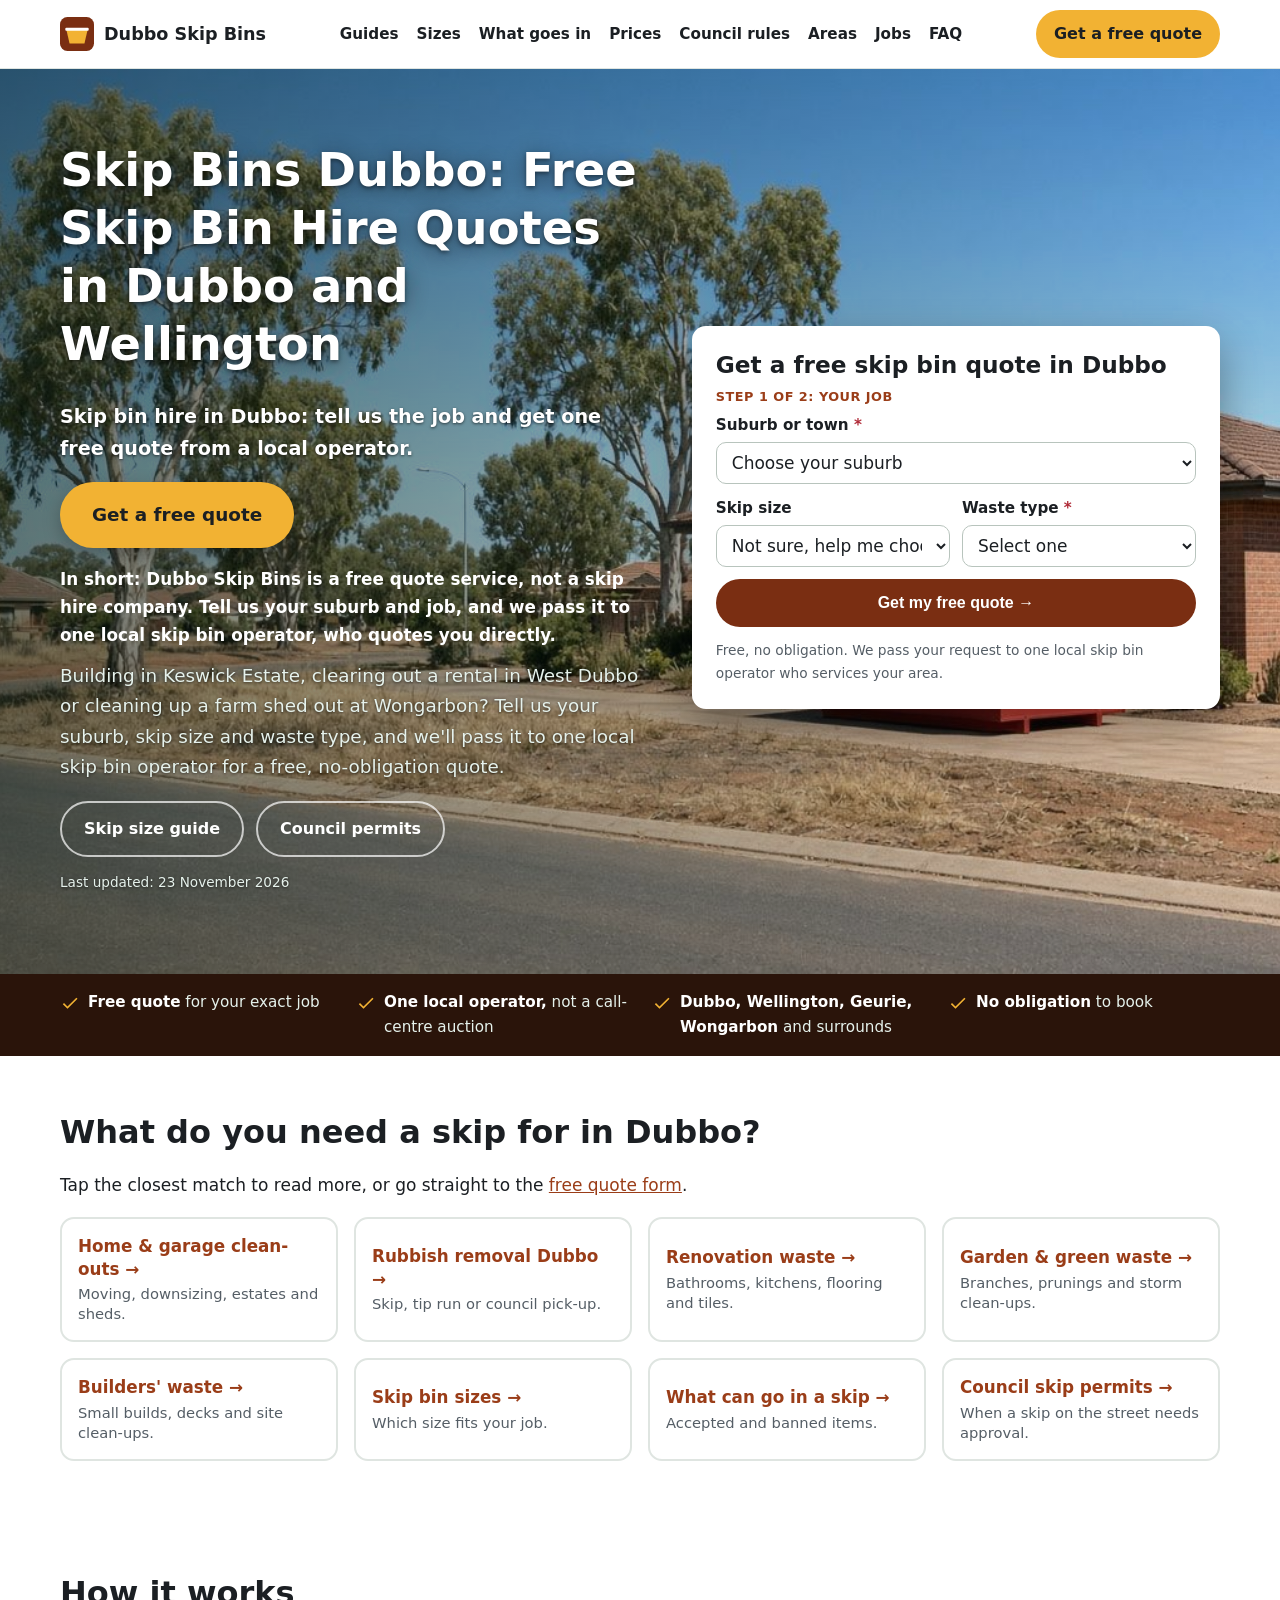
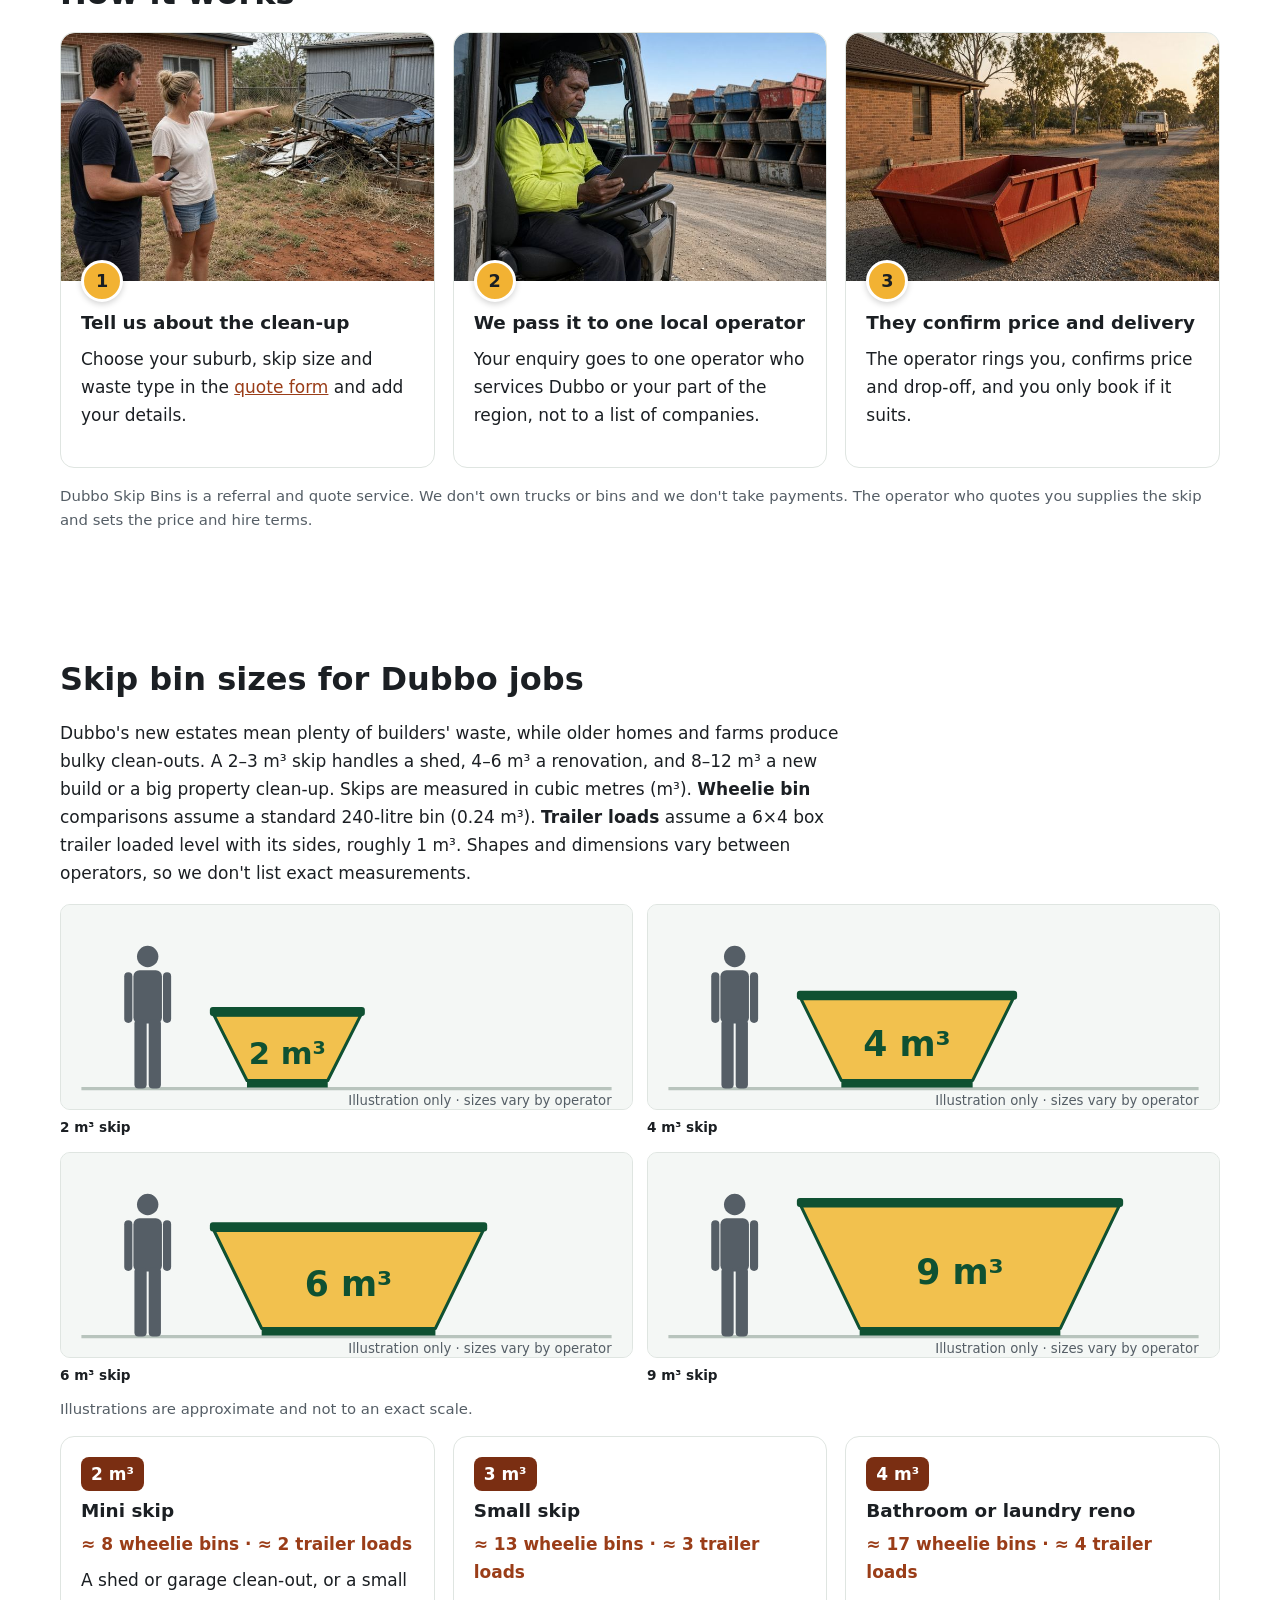
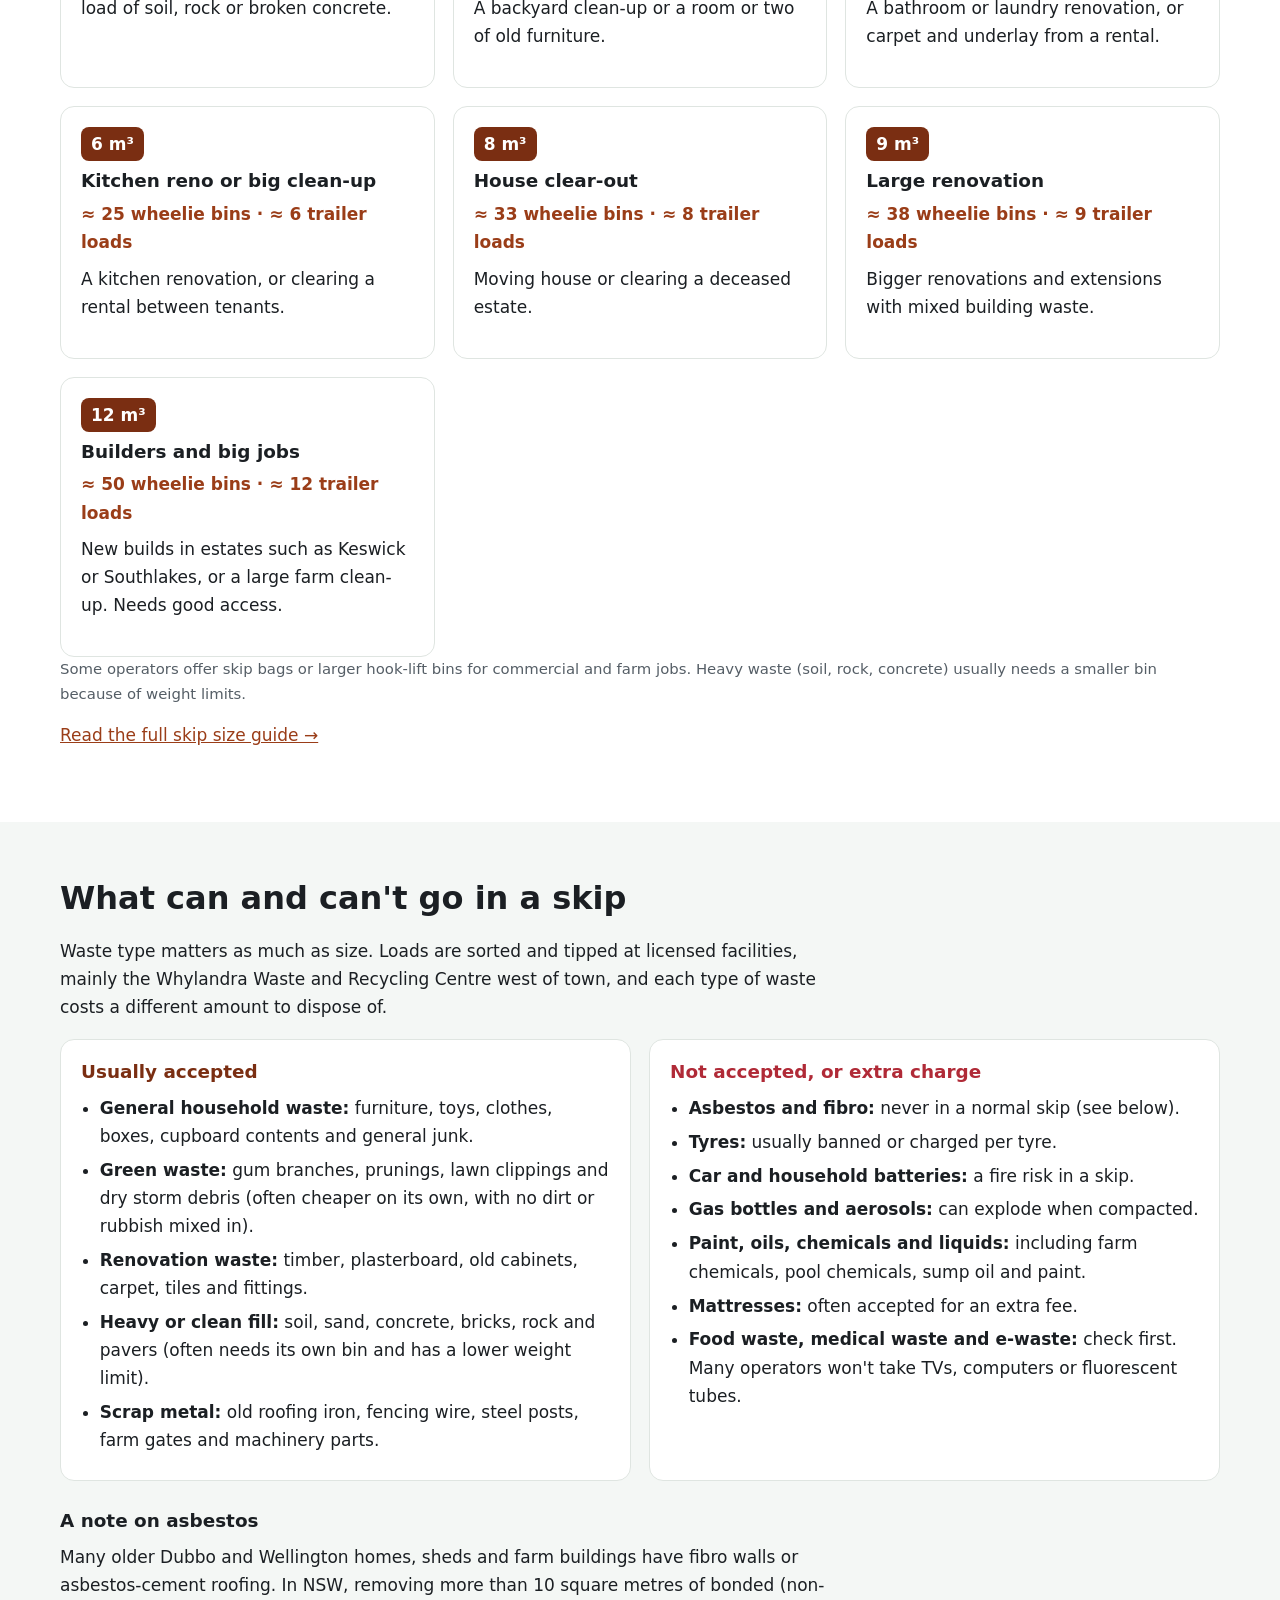
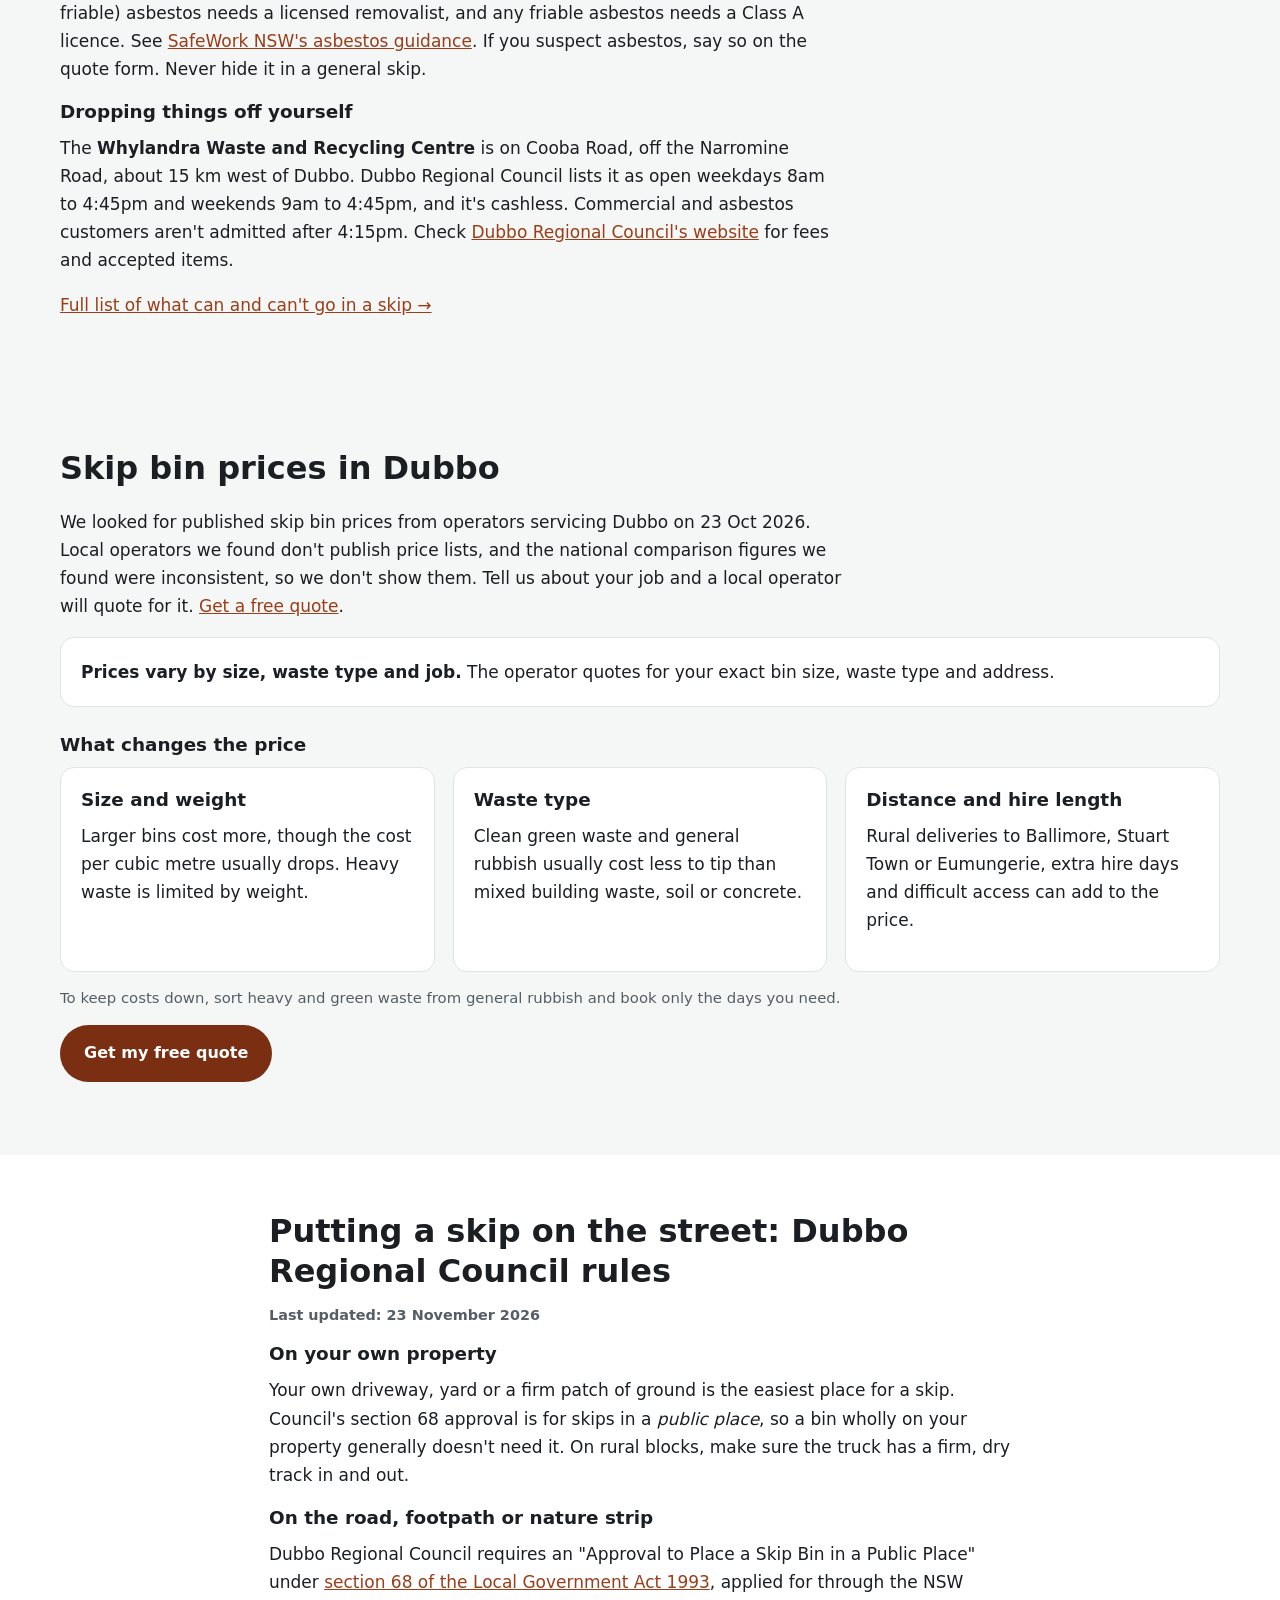
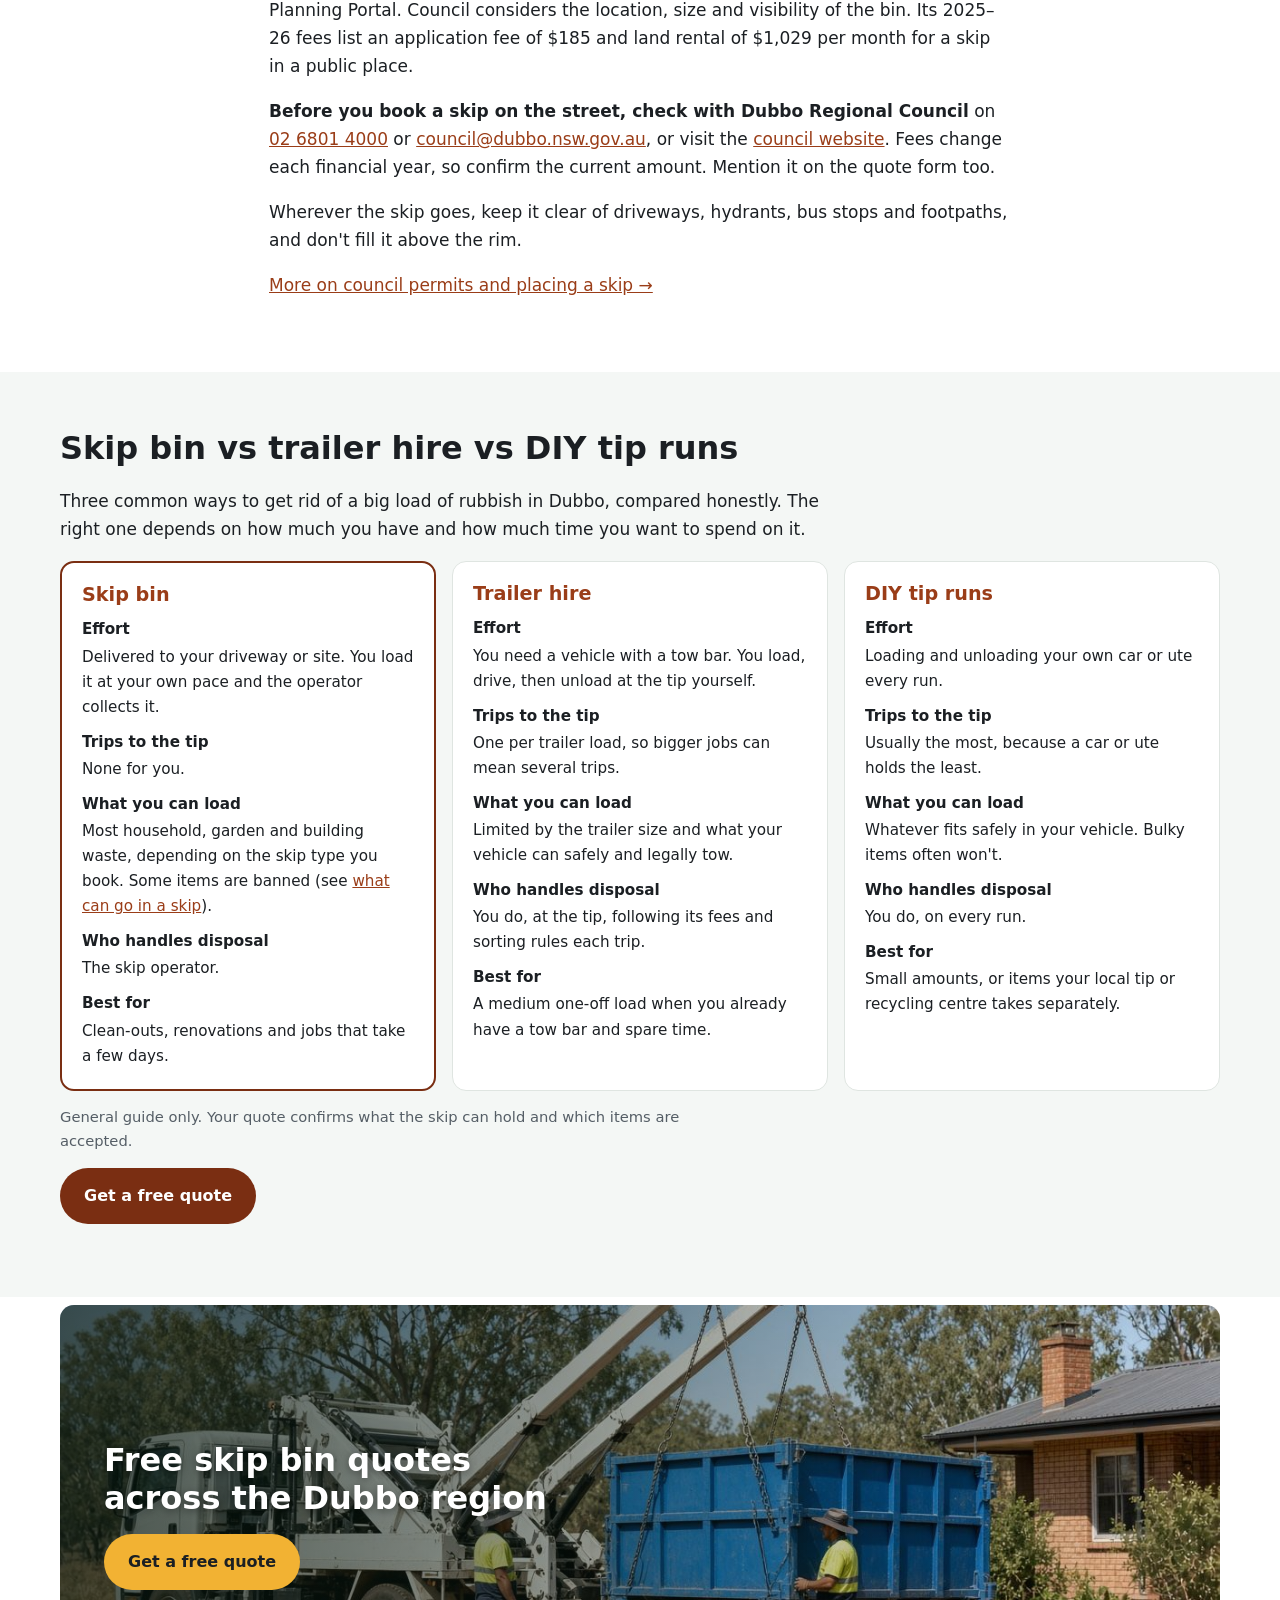
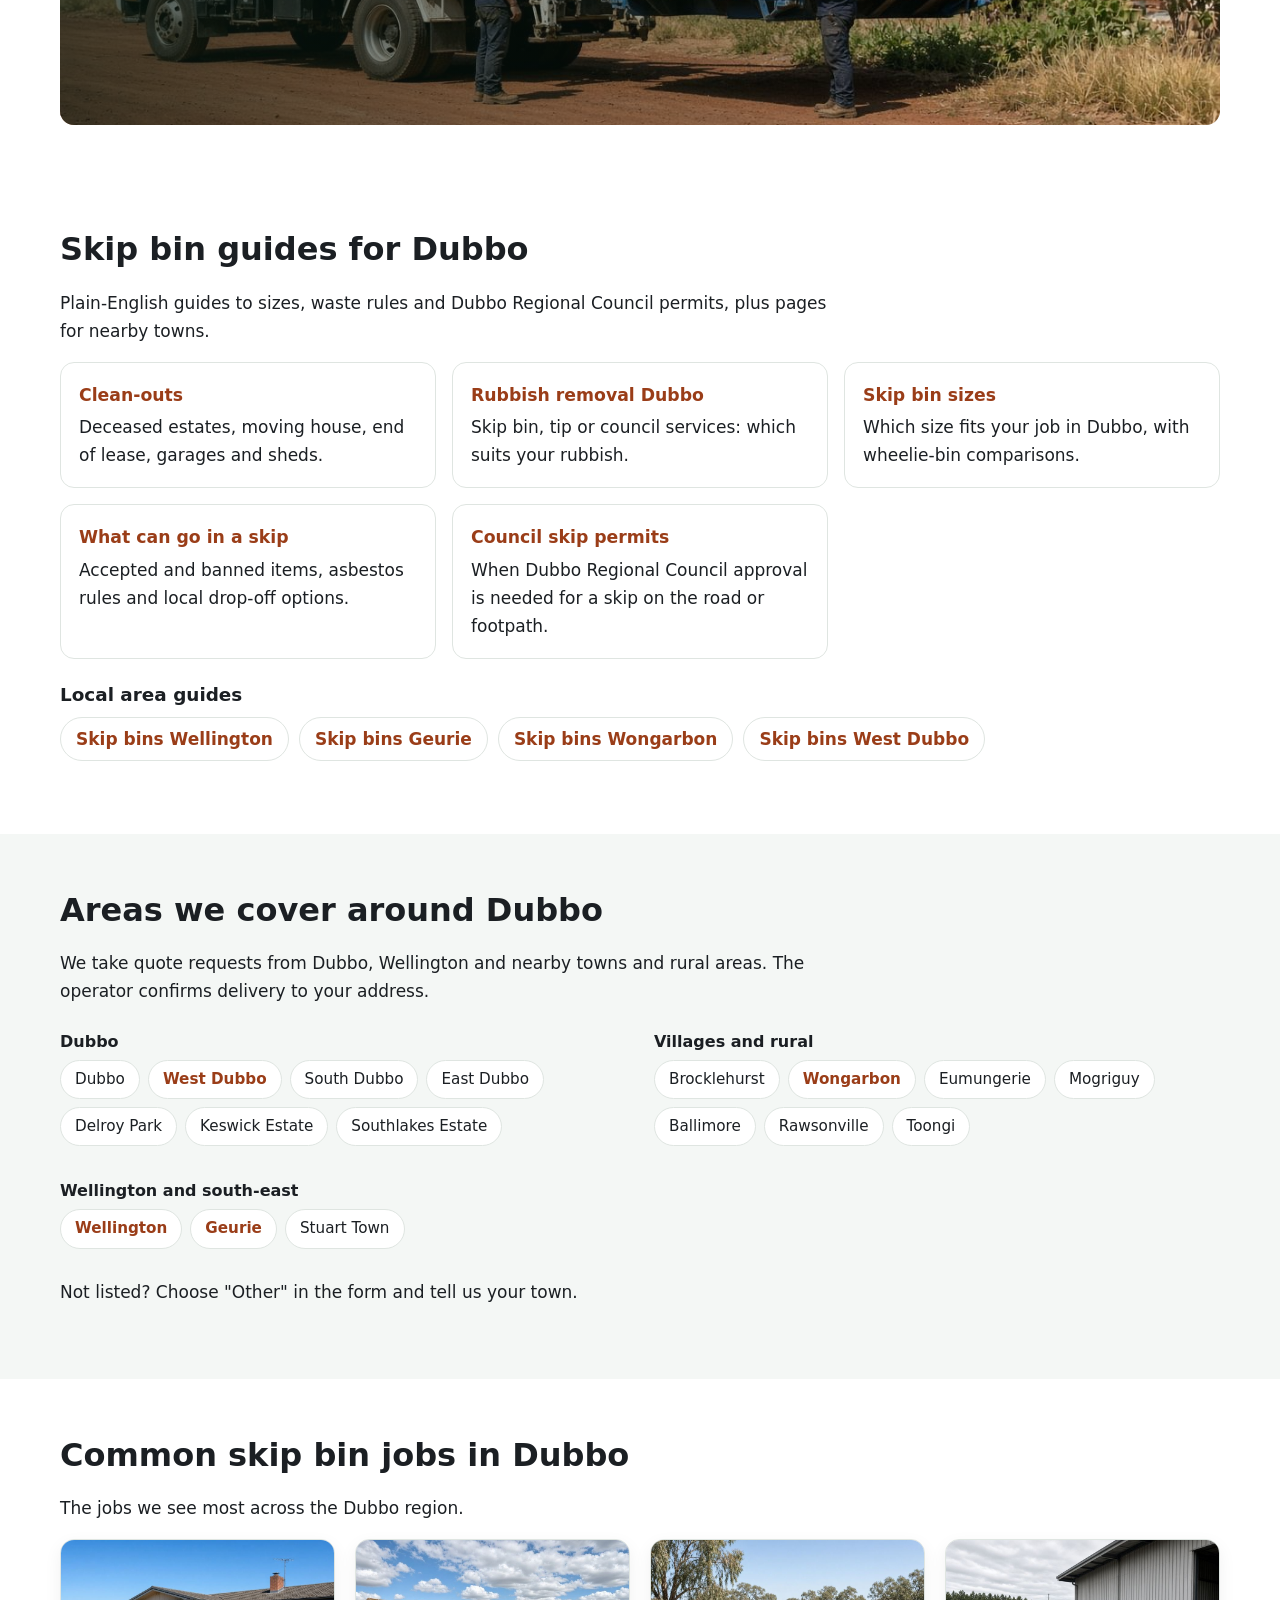
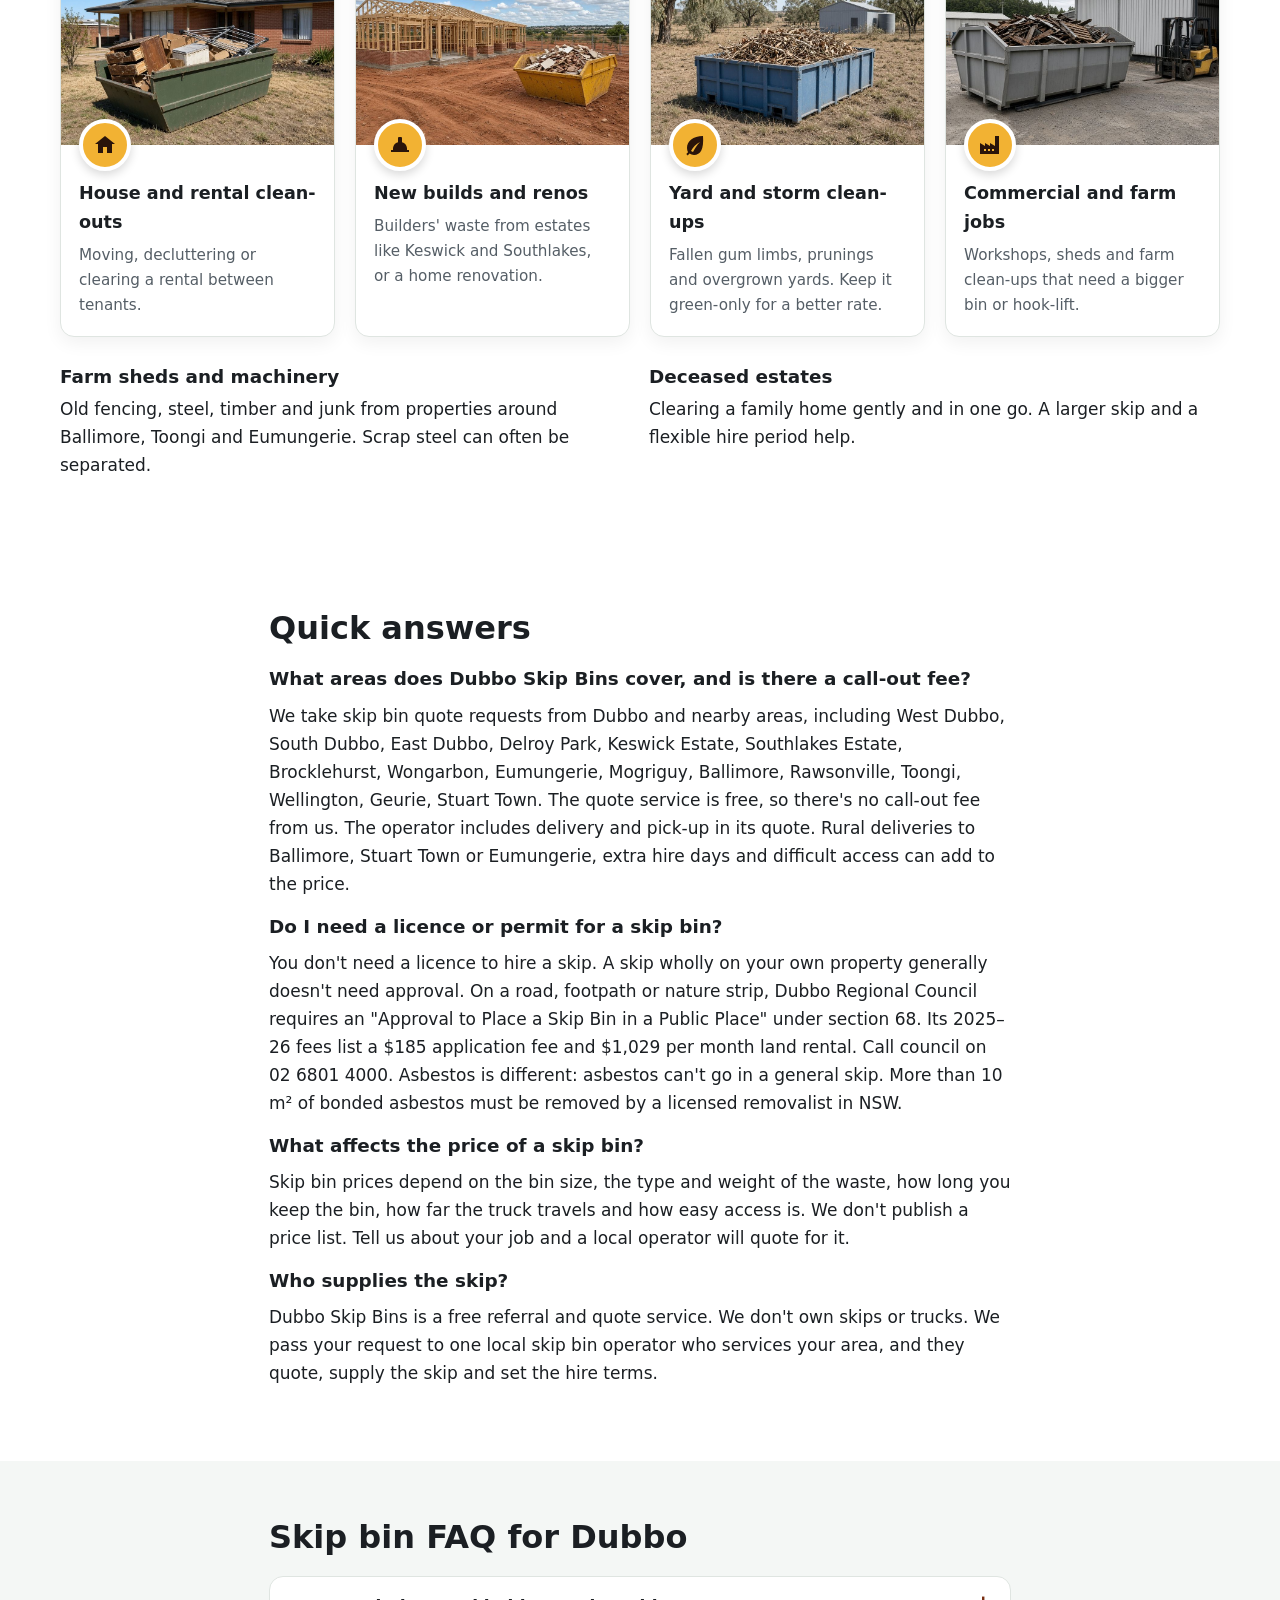
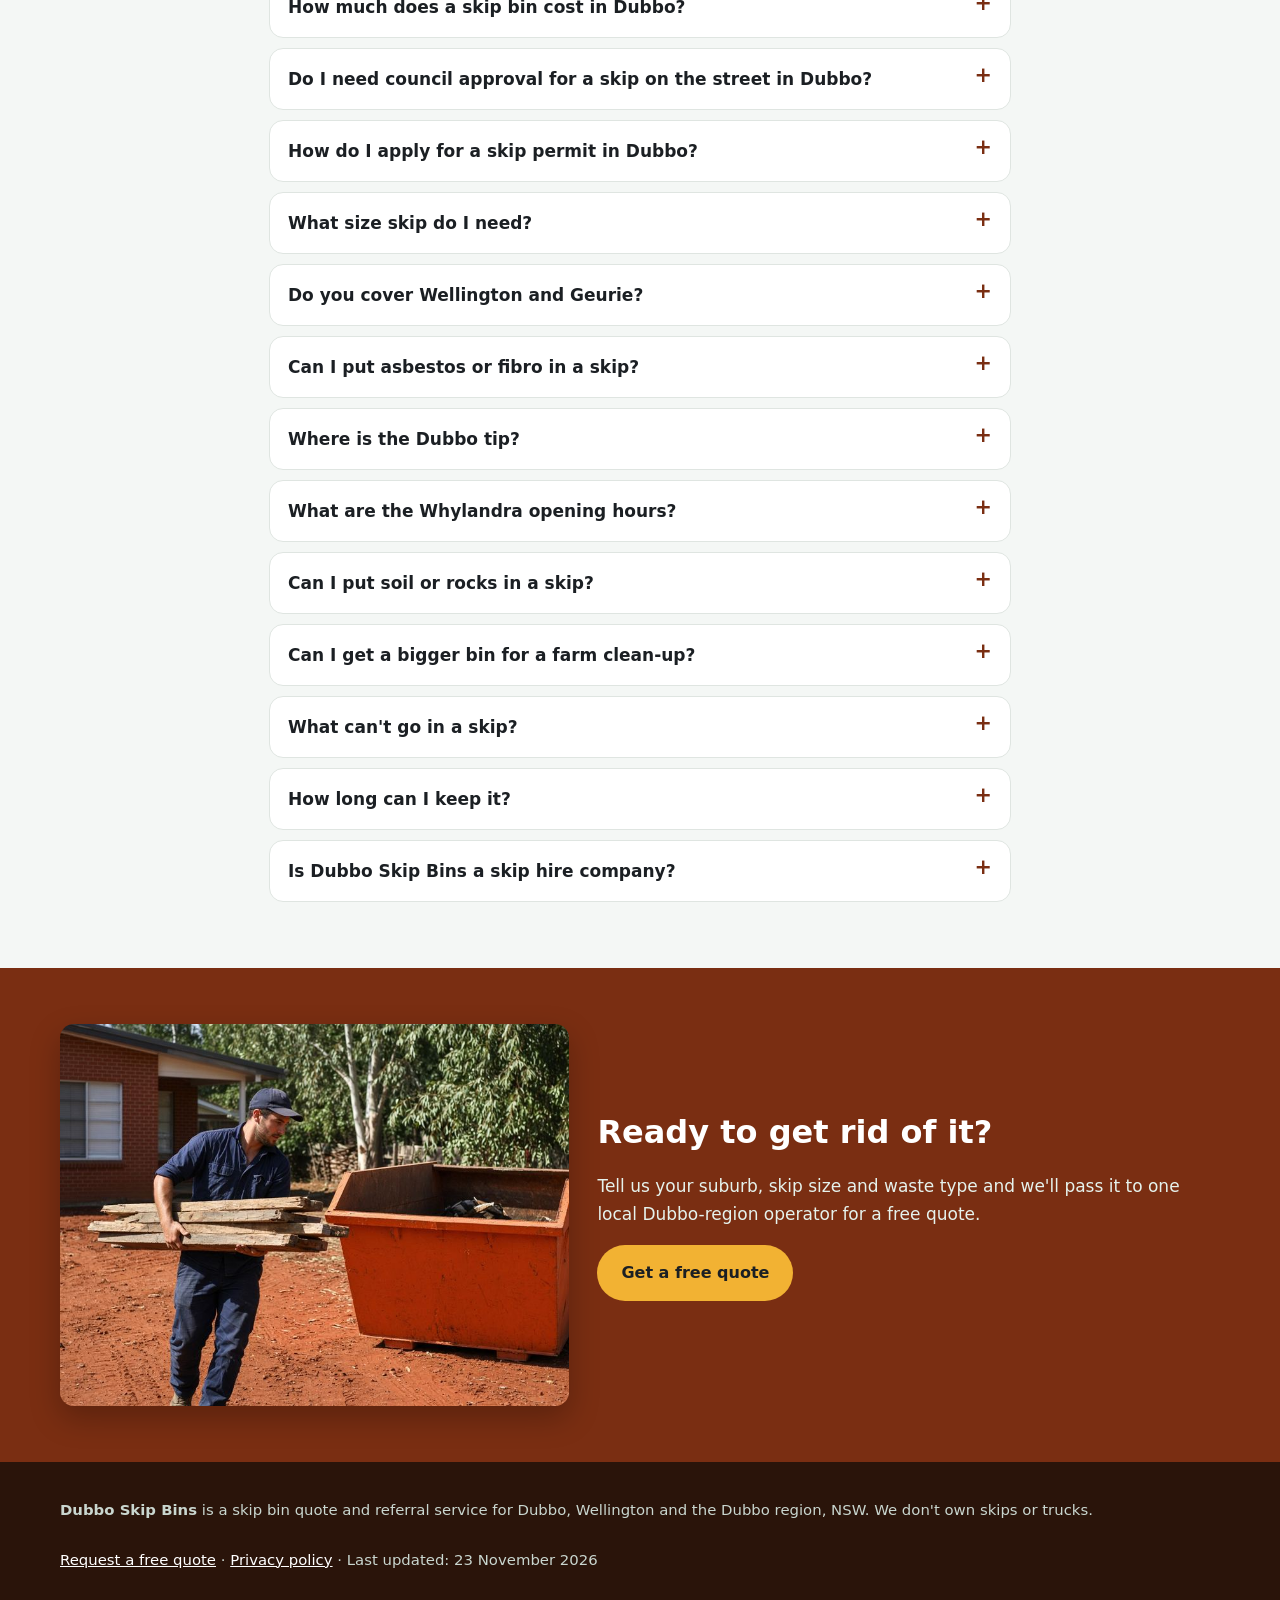
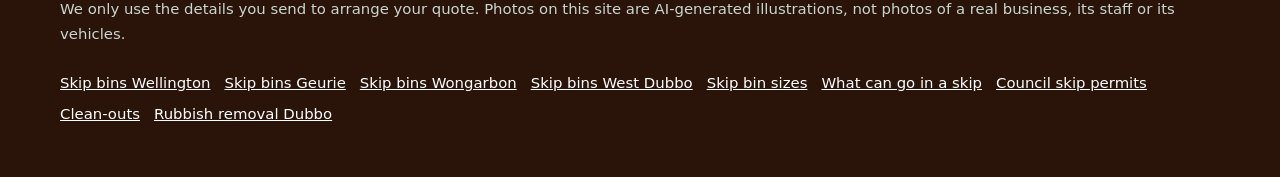
<file: index.html>
<!doctype html>
<html lang="en-AU">
<head>
<meta charset="utf-8">
<meta name="google-site-verification" content="KUxdcBojFCypNrNTeDrGcMG-jkXugpHCh6wXhRwuoQI" />
<meta name="viewport" content="width=device-width, initial-scale=1">
<title>Skip Bins Dubbo | Free Skip Bin Hire Quotes in Dubbo &amp; Wellington</title>
<meta name="description" content="Skip bins in Dubbo, West Dubbo, Wellington and surrounds. Tell us the size and waste type and get a free quote from one local skip bin operator.">
<link rel="canonical" href="https://dubboskipbins.com/">
<link rel="icon" href="favicon.svg" type="image/svg+xml">
<meta name="theme-color" content="#7a2e12">
<meta property="og:type" content="website">
<meta property="og:locale" content="en_AU">
<meta property="og:site_name" content="Dubbo Skip Bins">
<meta property="og:title" content="Skip Bins Dubbo | Free Skip Bin Hire Quotes in Dubbo &amp; Wellington">
<meta property="og:description" content="Free skip bin hire quotes in Dubbo, Wellington and the Dubbo region.">
<meta property="og:url" content="https://dubboskipbins.com/">
<meta property="og:image" content="https://dubboskipbins.com/img/hero.jpg">
<meta name="twitter:card" content="summary_large_image">
<meta name="twitter:image" content="https://dubboskipbins.com/img/hero.jpg">
<script>document.documentElement.classList.add('js')</script>
<link rel="stylesheet" href="styles.css">

<!-- Google tag (gtag.js) -->
<script async src="https://www.googletagmanager.com/gtag/js?id=G-88SLKTYWD8"></script>
<script>
  window.dataLayer = window.dataLayer || [];
  function gtag(){dataLayer.push(arguments);}
  gtag('js', new Date());
  gtag('config', 'G-88SLKTYWD8');
</script>

<script type="application/ld+json">
{
 "@context": "https://schema.org",
 "@type": "WebPage",
 "@id": "https://dubboskipbins.com/#webpage",
 "url": "https://dubboskipbins.com/",
 "name": "Skip Bins Dubbo | Free Skip Bin Hire Quotes in Dubbo & Wellington",
 "description": "Skip bins in Dubbo, West Dubbo, Wellington and surrounds. Tell us the size and waste type and get a free quote from one local skip bin operator.",
 "inLanguage": "en-AU",
 "dateModified": "2026-11-23",
 "isPartOf": {
  "@id": "https://dubboskipbins.com/#website"
 },
 "about": {
  "@id": "https://dubboskipbins.com/#business"
 }
}
</script>
<script type="application/ld+json">
{
 "@context": "https://schema.org",
 "@type": "LocalBusiness",
 "@id": "https://dubboskipbins.com/#business",
 "name": "Dubbo Skip Bins",
 "url": "https://dubboskipbins.com/",
 "description": "Skip bins in Dubbo, West Dubbo, Wellington and surrounds. Tell us the size and waste type and get a free quote from one local skip bin operator. A free referral and quote service. It doesn't own skips or trucks; one local operator quotes and supplies the skip.",
 "image": "https://dubboskipbins.com/img/hero.jpg",
 "areaServed": [
  {
   "@type": "AdministrativeArea",
   "name": "Dubbo Regional Council, NSW"
  },
  {
   "@type": "Place",
   "name": "Dubbo, NSW"
  },
  {
   "@type": "Place",
   "name": "West Dubbo, NSW"
  },
  {
   "@type": "Place",
   "name": "South Dubbo, NSW"
  },
  {
   "@type": "Place",
   "name": "East Dubbo, NSW"
  },
  {
   "@type": "Place",
   "name": "Delroy Park, NSW"
  },
  {
   "@type": "Place",
   "name": "Keswick Estate, NSW"
  },
  {
   "@type": "Place",
   "name": "Southlakes Estate, NSW"
  },
  {
   "@type": "Place",
   "name": "Brocklehurst, NSW"
  },
  {
   "@type": "Place",
   "name": "Wongarbon, NSW"
  },
  {
   "@type": "Place",
   "name": "Eumungerie, NSW"
  },
  {
   "@type": "Place",
   "name": "Geurie, NSW"
  },
  {
   "@type": "Place",
   "name": "Wellington, NSW"
  },
  {
   "@type": "Place",
   "name": "Ballimore, NSW"
  },
  {
   "@type": "Place",
   "name": "Mogriguy, NSW"
  },
  {
   "@type": "Place",
   "name": "Rawsonville, NSW"
  },
  {
   "@type": "Place",
   "name": "Toongi, NSW"
  },
  {
   "@type": "Place",
   "name": "Stuart Town, NSW"
  }
 ],
 "knowsAbout": [
  "Skip bin hire",
  "Skip bin sizes",
  "Council skip bin permits",
  "Waste disposal"
 ]
}
</script>
<script type="application/ld+json">
{
 "@context": "https://schema.org",
 "@type": "WebSite",
 "dateModified": "2026-11-23",
 "@id": "https://dubboskipbins.com/#website",
 "name": "Dubbo Skip Bins",
 "url": "https://dubboskipbins.com/",
 "inLanguage": "en-AU"
}
</script>
<script type="application/ld+json">
{
 "@context": "https://schema.org",
 "@type": "Service",
 "@id": "https://dubboskipbins.com/#service",
 "name": "Skip bin hire quotes in Dubbo",
 "serviceType": "Skip bin hire",
 "description": "Free skip bin hire quotes in Dubbo and surrounding suburbs. We pass your request to one local skip bin operator.",
 "url": "https://dubboskipbins.com/",
 "provider": {
  "@id": "https://dubboskipbins.com/#business"
 },
 "areaServed": [
  {
   "@type": "AdministrativeArea",
   "name": "Dubbo Regional Council, NSW"
  },
  {
   "@type": "Place",
   "name": "Dubbo, NSW"
  },
  {
   "@type": "Place",
   "name": "West Dubbo, NSW"
  },
  {
   "@type": "Place",
   "name": "South Dubbo, NSW"
  },
  {
   "@type": "Place",
   "name": "East Dubbo, NSW"
  },
  {
   "@type": "Place",
   "name": "Delroy Park, NSW"
  },
  {
   "@type": "Place",
   "name": "Keswick Estate, NSW"
  },
  {
   "@type": "Place",
   "name": "Southlakes Estate, NSW"
  },
  {
   "@type": "Place",
   "name": "Brocklehurst, NSW"
  },
  {
   "@type": "Place",
   "name": "Wongarbon, NSW"
  },
  {
   "@type": "Place",
   "name": "Eumungerie, NSW"
  },
  {
   "@type": "Place",
   "name": "Geurie, NSW"
  },
  {
   "@type": "Place",
   "name": "Wellington, NSW"
  },
  {
   "@type": "Place",
   "name": "Ballimore, NSW"
  },
  {
   "@type": "Place",
   "name": "Mogriguy, NSW"
  },
  {
   "@type": "Place",
   "name": "Rawsonville, NSW"
  },
  {
   "@type": "Place",
   "name": "Toongi, NSW"
  },
  {
   "@type": "Place",
   "name": "Stuart Town, NSW"
  }
 ]
}
</script>
<script type="application/ld+json">
{
 "@context": "https://schema.org",
 "@type": "FAQPage",
 "mainEntity": [
  {
   "@type": "Question",
   "name": "How much does a skip bin cost in Dubbo?",
   "acceptedAnswer": {
    "@type": "Answer",
    "text": "It depends on the size, waste type, hire period and distance. Local operators we checked don't publish set prices, so ask for a free quote for your job."
   }
  },
  {
   "@type": "Question",
   "name": "Do I need council approval for a skip on the street in Dubbo?",
   "acceptedAnswer": {
    "@type": "Answer",
    "text": "Yes, generally. Dubbo Regional Council requires a section 68 approval to place a skip bin in a public place. Its 2025–26 fees list a $185 application fee and $1,029 per month land rental. A skip wholly on your land generally doesn't need approval."
   }
  },
  {
   "@type": "Question",
   "name": "How do I apply for a skip permit in Dubbo?",
   "acceptedAnswer": {
    "@type": "Answer",
    "text": "Applications are lodged through the NSW Planning Portal. Call council on 02 6801 4000 to check what's needed."
   }
  },
  {
   "@type": "Question",
   "name": "What size skip do I need?",
   "acceptedAnswer": {
    "@type": "Answer",
    "text": "2–3 m³ for a shed, 4 m³ for a bathroom, 6 m³ for a kitchen or big clean-up, and 8–12 m³ for a house clear-out or new build."
   }
  },
  {
   "@type": "Question",
   "name": "Do you cover Wellington and Geurie?",
   "acceptedAnswer": {
    "@type": "Answer",
    "text": "Yes, we take requests from Wellington, Geurie, Stuart Town and the villages around Dubbo. The operator confirms delivery."
   }
  },
  {
   "@type": "Question",
   "name": "Can I put asbestos or fibro in a skip?",
   "acceptedAnswer": {
    "@type": "Answer",
    "text": "No. Asbestos can't go in a general skip. More than 10 m² of bonded asbestos must be removed by a licensed removalist in NSW."
   }
  },
  {
   "@type": "Question",
   "name": "Where is the Dubbo tip?",
   "acceptedAnswer": {
    "@type": "Answer",
    "text": "The Whylandra Waste and Recycling Centre is on Cooba Road, off the Narromine Road, about 15 km west of Dubbo. It's cashless."
   }
  },
  {
   "@type": "Question",
   "name": "What are the Whylandra opening hours?",
   "acceptedAnswer": {
    "@type": "Answer",
    "text": "Council lists weekdays 8am to 4:45pm and weekends 9am to 4:45pm. Commercial and asbestos customers aren't admitted after 4:15pm."
   }
  },
  {
   "@type": "Question",
   "name": "Can I put soil or rocks in a skip?",
   "acceptedAnswer": {
    "@type": "Answer",
    "text": "Usually, but heavy waste has weight limits and often needs its own bin. Choose \"Soil, concrete or bricks\" in the form."
   }
  },
  {
   "@type": "Question",
   "name": "Can I get a bigger bin for a farm clean-up?",
   "acceptedAnswer": {
    "@type": "Answer",
    "text": "Some operators have larger bins or hook-lift containers. Mention the job and access in the form."
   }
  },
  {
   "@type": "Question",
   "name": "What can't go in a skip?",
   "acceptedAnswer": {
    "@type": "Answer",
    "text": "Asbestos, tyres, batteries, gas bottles, chemicals, paint, oils and liquids. Mattresses and e-waste are often extra."
   }
  },
  {
   "@type": "Question",
   "name": "How long can I keep it?",
   "acceptedAnswer": {
    "@type": "Answer",
    "text": "Commonly a few days to a week, with extra days by arrangement."
   }
  },
  {
   "@type": "Question",
   "name": "Is Dubbo Skip Bins a skip hire company?",
   "acceptedAnswer": {
    "@type": "Answer",
    "text": "No. It's a free referral and quote service. One local operator quotes you and supplies the skip."
   }
  },
  {
   "@type": "Question",
   "name": "What areas does Dubbo Skip Bins cover, and is there a call-out fee?",
   "acceptedAnswer": {
    "@type": "Answer",
    "text": "We take skip bin quote requests from Dubbo and nearby areas, including West Dubbo, South Dubbo, East Dubbo, Delroy Park, Keswick Estate, Southlakes Estate, Brocklehurst, Wongarbon, Eumungerie, Mogriguy, Ballimore, Rawsonville, Toongi, Wellington, Geurie, Stuart Town. The quote service is free, so there's no call-out fee from us. The operator includes delivery and pick-up in its quote. Rural deliveries to Ballimore, Stuart Town or Eumungerie, extra hire days and difficult access can add to the price."
   }
  },
  {
   "@type": "Question",
   "name": "Do I need a licence or permit for a skip bin?",
   "acceptedAnswer": {
    "@type": "Answer",
    "text": "You don't need a licence to hire a skip. A skip wholly on your own property generally doesn't need approval. On a road, footpath or nature strip, Dubbo Regional Council requires an \"Approval to Place a Skip Bin in a Public Place\" under section 68. Its 2025–26 fees list a $185 application fee and $1,029 per month land rental. Call council on 02 6801 4000. Asbestos is different: asbestos can't go in a general skip. More than 10 m² of bonded asbestos must be removed by a licensed removalist in NSW."
   }
  },
  {
   "@type": "Question",
   "name": "What affects the price of a skip bin?",
   "acceptedAnswer": {
    "@type": "Answer",
    "text": "Skip bin prices depend on the bin size, the type and weight of the waste, how long you keep the bin, how far the truck travels and how easy access is. We don't publish a price list. Tell us about your job and a local operator will quote for it."
   }
  },
  {
   "@type": "Question",
   "name": "Who supplies the skip?",
   "acceptedAnswer": {
    "@type": "Answer",
    "text": "Dubbo Skip Bins is a free referral and quote service. We don't own skips or trucks. We pass your request to one local skip bin operator who services your area, and they quote, supply the skip and set the hire terms."
   }
  }
 ]
}
</script>
<!--h3:css--><style>
.h3-tag{font-size:1.2rem;font-weight:600;margin:.2em 0 .9em;color:#fff;text-shadow:0 1px 3px rgba(0,0,0,.6);max-width:36em}
.btn-xl{font-size:1.15rem;padding:16px 30px;min-height:54px;box-shadow:0 6px 18px rgba(0,0,0,.25)}
.h3-cta{margin:0 0 18px}
.need-grid{display:grid;grid-template-columns:repeat(2,minmax(0,1fr));gap:12px;margin-top:18px}
@media(min-width:800px){.need-grid{grid-template-columns:repeat(4,minmax(0,1fr));gap:16px}}
.need-grid a{display:flex;flex-direction:column;justify-content:center;min-height:96px;padding:16px;background:#fff;border:2px solid var(--line);border-radius:var(--radius);text-decoration:none;color:var(--ink);line-height:1.35}
.need-grid a:hover,.need-grid a:focus-visible{border-color:var(--green);background:var(--soft)}
.need-grid strong{color:var(--green-2);font-size:1.05rem;margin-bottom:4px}
.need-grid strong::after{content:" \2192"}
.need-grid span{font-size:.92rem;color:var(--muted)}
.cmp{display:grid;gap:16px;margin-top:18px}
@media(min-width:900px){.cmp{grid-template-columns:repeat(3,minmax(0,1fr))}}
.cmp article{background:#fff;border:1px solid var(--line);border-radius:var(--radius);padding:20px}
.cmp article.cmp-main{border:2px solid var(--green)}
.cmp h3{margin:0 0 10px;font-size:1.2rem;color:var(--green-2)}
.cmp dl{margin:0}.cmp dt{font-weight:700;margin-top:10px;font-size:.95rem}.cmp dd{margin:2px 0 0;color:var(--ink);font-size:.95rem}
.cmp-note{font-size:.92rem;color:var(--muted);margin-top:14px;max-width:46em}
.mobile-call{transition:transform .2s ease;padding-bottom:calc(10px + env(safe-area-inset-bottom))}
.mobile-call .btn{min-height:48px;font-size:1.05rem}
.mobile-call.mc-off{transform:translateY(120%)}
@media(prefers-reduced-motion:reduce){.mobile-call{transition:none}}
</style><!--/h3:css-->
</head>
<body>
<a class="skip-link" href="#main">Skip to content</a>

<header class="site-header">
  <div class="wrap">
    <a class="brand" href="/" aria-label="Dubbo Skip Bins home">
      <svg viewBox="0 0 64 64" aria-hidden="true"><rect width="64" height="64" rx="14" fill="#7a2e12"/><path d="M12 24h40l-6 26H18z" fill="#f2b233"/><rect x="10" y="20" width="44" height="6" rx="2" fill="#fff"/></svg>
      Dubbo Skip Bins
    </a>
    <nav class="nav" aria-label="Main">
      <a href="#guides">Guides</a>      <a href="/skip-bin-sizes/">Sizes</a><a href="/what-can-go-in-a-skip/">What goes in</a><a href="#pricing">Prices</a><a href="/skip-bin-council-permit/">Council rules</a><a href="#areas">Areas</a><a href="#jobs">Jobs</a><a href="#faq">FAQ</a>
    </nav>
    <a class="btn btn-call header-call" href="#quote">Get a free quote</a>
  </div>
</header>

<main id="main">
<section class="hero" aria-labelledby="h1">
  <picture class="hero-bg">
    <source media="(max-width: 700px)" srcset="img/hero-mobile.jpg" width="684" height="720">
    <img src="img/hero.jpg" width="1280" height="720" alt="Red skip bin on a driveway in Dubbo with red soil and gum trees" fetchpriority="high" decoding="async">
  </picture>
  <div class="wrap hero-grid">
    <div class="hero-copy">
      <h1 id="h1">Skip Bins Dubbo: Free Skip Bin Hire Quotes in Dubbo and Wellington</h1><!--h3:hero-->
      <p class="h3-tag">Skip bin hire in Dubbo: tell us the job and get one free quote from a local operator.</p>
      <p class="h3-cta"><a class="btn btn-call btn-xl" href="#quote">Get a free quote</a></p><!--/h3:hero-->      <p class="summary">In short: Dubbo Skip Bins is a free quote service, not a skip hire company. Tell us your suburb and job, and we pass it to one local skip bin operator, who quotes you directly.</p>
      <p class="lead">Building in Keswick Estate, clearing out a rental in West Dubbo or cleaning up a farm shed out at Wongarbon? Tell us your suburb, skip size and waste type, and we'll pass it to one local skip bin operator for a free, no-obligation quote.</p>
      <div class="ctas"><a class="btn btn-ghost" href="/skip-bin-sizes/">Skip size guide</a><a class="btn btn-ghost" href="/skip-bin-council-permit/">Council permits</a></div>
      <p class="updated">Last updated: 23 November 2026</p>
    </div>
    <div class="hero-form-card" id="quote">
      <h2 id="quote-h">Get a free skip bin quote in Dubbo</h2>
      <form class="quote-form two-step" id="quote-form" action="https://formsubmit.co/c8aeae2e6c35559214315c7771d130a6" method="post" novalidate>
        <input type="hidden" name="_subject" value="New quote request – dubboskipbins.com">
        <input type="hidden" name="_captcha" value="true">
        <input type="hidden" name="_template" value="table">
        <input type="hidden" name="_next" value="https://dubboskipbins.com/thanks.html?lead=1">
        <input type="hidden" name="_autoresponse" value="Thanks for your skip bin request. We&#x27;ve received it and are passing it to a local operator, who&#x27;ll be in touch shortly with availability and a price.">
        <input type="text" name="_honey" style="display:none" tabindex="-1" autocomplete="off" aria-hidden="true">
        <input type="hidden" name="source" value="dubboskipbins.com">
        <fieldset class="step step-1">
          <legend class="step-label">Step 1 of 2: your job</legend>
          <div class="full"><label for="suburb">Suburb or town <span class="req" aria-hidden="true">*</span></label>
            <select id="suburb" name="suburb" required><option value="">Choose your suburb</option><option>Dubbo</option><option>West Dubbo</option><option>South Dubbo</option><option>East Dubbo</option><option>Delroy Park</option><option>Keswick Estate</option><option>Southlakes Estate</option><option>Brocklehurst</option><option>Wongarbon</option><option>Eumungerie</option><option>Geurie</option><option>Wellington</option><option>Ballimore</option><option>Mogriguy</option><option>Rawsonville</option><option>Toongi</option><option>Stuart Town</option><option value="Other">Other (tell us below)</option></select></div>
          <div class="full other-wrap"><label for="suburb_other">Other suburb or town</label><input id="suburb_other" name="suburb_other" type="text" autocomplete="address-level2"></div>
          <div><label for="size">Skip size</label>
            <select id="size" name="skip_size"><option value="Not sure">Not sure, help me choose</option><option>Skip bag (about 1 m³)</option><option>2 m³</option><option>3 m³</option><option>4 m³</option><option>6 m³</option><option>8 m³</option><option>9 m³</option><option>10–12 m³</option><option>Larger / hook-lift</option></select></div>
          <div><label for="waste">Waste type <span class="req" aria-hidden="true">*</span></label>
            <select id="waste" name="waste_type" required><option value="">Select one</option><option>General household</option><option>Green waste</option><option>Mixed renovation / building</option><option>Soil, concrete or bricks</option><option>Mixed, not sure</option><option>May contain asbestos</option></select></div>
          <div class="full js-only"><button class="btn btn-primary btn-block" type="button" id="to-step-2">Get my free quote →</button></div>
          <p class="microcopy full">Free, no obligation. We pass your request to one local skip bin operator who services your area.</p>
          <p class="form-error full" id="step1-error" role="alert" hidden>Please choose your suburb and waste type.</p>
        </fieldset>
        <fieldset class="step step-2" id="step-2">
          <legend class="step-label">Step 2 of 2: your details</legend>
          <div><label for="name">Name <span class="req" aria-hidden="true">*</span></label><input id="name" name="name" type="text" autocomplete="name" required></div>
          <div><label for="phone">Phone <span class="req" aria-hidden="true">*</span></label><input id="phone" name="phone" type="tel" autocomplete="tel" inputmode="tel" required></div>
          <div><label for="email">Email</label><input id="email" name="email" type="email" autocomplete="email"></div>
          <div><label for="date">Delivery date</label><input id="date" name="preferred_date" type="date"></div>
          <div class="full"><label for="message">Anything else?</label><textarea id="message" name="message" rows="2" placeholder="e.g. new build in Keswick, rural property access, 7 days"></textarea></div>
          <p class="consent full">By sending this form you agree we can share your details with one local skip bin operator so they can quote for your job. See our <a href="privacy.html">privacy policy</a>.</p>
          <div class="full step2-actions"><button class="btn btn-primary" type="submit">Send my quote request</button><button class="btn-link js-only" type="button" id="back-1">← Back</button></div>
        </fieldset>
      </form>
    </div>
  </div>
</section>
<section class="trust" aria-label="Why use this service">
  <ul class="wrap trust-list"><li><svg viewBox="0 0 24 24" aria-hidden="true"><path fill="currentColor" d="M9 16.2 4.8 12l-1.4 1.4L9 19 21 7l-1.4-1.4z"/></svg><span><strong>Free quote</strong> for your exact job</span></li><li><svg viewBox="0 0 24 24" aria-hidden="true"><path fill="currentColor" d="M9 16.2 4.8 12l-1.4 1.4L9 19 21 7l-1.4-1.4z"/></svg><span><strong>One local operator,</strong> not a call-centre auction</span></li><li><svg viewBox="0 0 24 24" aria-hidden="true"><path fill="currentColor" d="M9 16.2 4.8 12l-1.4 1.4L9 19 21 7l-1.4-1.4z"/></svg><span><strong>Dubbo, Wellington, Geurie, Wongarbon</strong> and surrounds</span></li><li><svg viewBox="0 0 24 24" aria-hidden="true"><path fill="currentColor" d="M9 16.2 4.8 12l-1.4 1.4L9 19 21 7l-1.4-1.4z"/></svg><span><strong>No obligation</strong> to book</span></li></ul>
</section>
<!--h3:need-->
<section id="need" aria-labelledby="need-h">
  <div class="wrap">
    <h2 id="need-h">What do you need a skip for in Dubbo?</h2>
    <p class="intro">Tap the closest match to read more, or go straight to the <a href="#quote">free quote form</a>.</p>
    <div class="need-grid"><a href="/clean-outs/"><strong>Home &amp; garage clean-outs</strong><span>Moving, downsizing, estates and sheds.</span></a><a href="/rubbish-removal-dubbo/"><strong>Rubbish removal Dubbo</strong><span>Skip, tip run or council pick-up.</span></a><a href="#jobs"><strong>Renovation waste</strong><span>Bathrooms, kitchens, flooring and tiles.</span></a><a href="#jobs"><strong>Garden &amp; green waste</strong><span>Branches, prunings and storm clean-ups.</span></a><a href="#quote"><strong>Builders' waste</strong><span>Small builds, decks and site clean-ups.</span></a><a href="/skip-bin-sizes/"><strong>Skip bin sizes</strong><span>Which size fits your job.</span></a><a href="/what-can-go-in-a-skip/"><strong>What can go in a skip</strong><span>Accepted and banned items.</span></a><a href="/skip-bin-council-permit/"><strong>Council skip permits</strong><span>When a skip on the street needs approval.</span></a></div>
  </div>
</section>
<!--/h3:need-->
<section id="how" aria-labelledby="how-h">
  <div class="wrap">
    <h2 id="how-h">How it works</h2>
    <ol class="steps grid grid-3">
      <li class="card step-card"><span class="step-img"><img src="img/step1.jpg" width="700" height="467" loading="lazy" decoding="async" alt="Couple in their Dubbo backyard planning a clean-out next to an old trampoline"></span><div class="step-body"><span class="step-num">1</span><h3>Tell us about the clean-up</h3><p>Choose your suburb, skip size and waste type in the <a href="#quote">quote form</a> and add your details.</p></div></li>
      <li class="card step-card"><span class="step-img"><img src="img/step2.jpg" width="700" height="467" loading="lazy" decoding="async" alt="Skip bin operator checking a job on a tablet in a yard of different coloured skips"></span><div class="step-body"><span class="step-num">2</span><h3>We pass it to one local operator</h3><p>Your enquiry goes to one operator who services Dubbo or your part of the region, not to a list of companies.</p></div></li>
      <li class="card step-card"><span class="step-img"><img src="img/step3.jpg" width="700" height="467" loading="lazy" decoding="async" alt="Red skip bin delivered to a property at sunset"></span><div class="step-body"><span class="step-num">3</span><h3>They confirm price and delivery</h3><p>The operator rings you, confirms price and drop-off, and you only book if it suits.</p></div></li>
      </ol>
    <p class="note">Dubbo Skip Bins is a referral and quote service. We don't own trucks or bins and we don't take payments. The operator who quotes you supplies the skip and sets the price and hire terms.</p>
  </div>
</section>
<section id="sizes" aria-labelledby="sizes-h">
  <div class="wrap">
    <h2 id="sizes-h">Skip bin sizes for Dubbo jobs</h2>
    <p class="intro">Dubbo's new estates mean plenty of builders' waste, while older homes and farms produce bulky clean-outs. A 2–3 m³ skip handles a shed, 4–6 m³ a renovation, and 8–12 m³ a new build or a big property clean-up. Skips are measured in cubic metres (m³). <strong>Wheelie bin</strong> comparisons assume a standard 240-litre bin (0.24 m³). <strong>Trailer loads</strong> assume a 6×4 box trailer loaded level with its sides, roughly 1 m³. Shapes and dimensions vary between operators, so we don't list exact measurements.</p>
    <div class="size-figs"><figure><img src="img/skip-2m3.svg" width="560" height="200" loading="lazy" decoding="async" alt="2 cubic metre skip bin size guide, shown next to an adult for scale"><figcaption>2 m³ skip</figcaption></figure><figure><img src="img/skip-4m3.svg" width="560" height="200" loading="lazy" decoding="async" alt="4 cubic metre skip bin size guide, shown next to an adult for scale"><figcaption>4 m³ skip</figcaption></figure><figure><img src="img/skip-6m3.svg" width="560" height="200" loading="lazy" decoding="async" alt="6 cubic metre skip bin size guide, shown next to an adult for scale"><figcaption>6 m³ skip</figcaption></figure><figure><img src="img/skip-9m3.svg" width="560" height="200" loading="lazy" decoding="async" alt="9 cubic metre skip bin size guide, shown next to an adult for scale"><figcaption>9 m³ skip</figcaption></figure></div>
    <p class="note">Illustrations are approximate and not to an exact scale.</p>
    <div class="grid grid-3 size-cards"><div class="card"><span class="size">2 m³</span><h3>Mini skip</h3><p class="equiv">≈ 8 wheelie bins · ≈ 2 trailer loads</p><p>A shed or garage clean-out, or a small load of soil, rock or broken concrete.</p></div><div class="card"><span class="size">3 m³</span><h3>Small skip</h3><p class="equiv">≈ 13 wheelie bins · ≈ 3 trailer loads</p><p>A backyard clean-up or a room or two of old furniture.</p></div><div class="card"><span class="size">4 m³</span><h3>Bathroom or laundry reno</h3><p class="equiv">≈ 17 wheelie bins · ≈ 4 trailer loads</p><p>A bathroom or laundry renovation, or carpet and underlay from a rental.</p></div><div class="card"><span class="size">6 m³</span><h3>Kitchen reno or big clean-up</h3><p class="equiv">≈ 25 wheelie bins · ≈ 6 trailer loads</p><p>A kitchen renovation, or clearing a rental between tenants.</p></div><div class="card"><span class="size">8 m³</span><h3>House clear-out</h3><p class="equiv">≈ 33 wheelie bins · ≈ 8 trailer loads</p><p>Moving house or clearing a deceased estate.</p></div><div class="card"><span class="size">9 m³</span><h3>Large renovation</h3><p class="equiv">≈ 38 wheelie bins · ≈ 9 trailer loads</p><p>Bigger renovations and extensions with mixed building waste.</p></div><div class="card"><span class="size">12 m³</span><h3>Builders and big jobs</h3><p class="equiv">≈ 50 wheelie bins · ≈ 12 trailer loads</p><p>New builds in estates such as Keswick or Southlakes, or a large farm clean-up. Needs good access.</p></div></div>
    <p class="note">Some operators offer skip bags or larger hook-lift bins for commercial and farm jobs. Heavy waste (soil, rock, concrete) usually needs a smaller bin because of weight limits.</p>
    <p><a href="/skip-bin-sizes/">Read the full skip size guide →</a></p>
  </div>
</section>
<section class="alt" id="waste" aria-labelledby="waste-h">
  <div class="wrap">
    <h2 id="waste-h">What can and can't go in a skip</h2>
    <p class="intro">Waste type matters as much as size. Loads are sorted and tipped at licensed facilities, mainly the Whylandra Waste and Recycling Centre west of town, and each type of waste costs a different amount to dispose of.</p>
    <div class="grid grid-2">
      <div class="card yes">
        <h3>Usually accepted</h3>
        <ul class="clean">
          <li><strong>General household waste:</strong> furniture, toys, clothes, boxes, cupboard contents and general junk.</li>
          <li><strong>Green waste:</strong> gum branches, prunings, lawn clippings and dry storm debris (often cheaper on its own, with no dirt or rubbish mixed in).</li>
          <li><strong>Renovation waste:</strong> timber, plasterboard, old cabinets, carpet, tiles and fittings.</li>
          <li><strong>Heavy or clean fill:</strong> soil, sand, concrete, bricks, rock and pavers (often needs its own bin and has a lower weight limit).</li>
          <li><strong>Scrap metal:</strong> old roofing iron, fencing wire, steel posts, farm gates and machinery parts.</li>
        </ul>
      </div>
      <div class="card no">
        <h3>Not accepted, or extra charge</h3>
        <ul class="clean">
          <li><strong>Asbestos and fibro:</strong> never in a normal skip (see below).</li>
          <li><strong>Tyres:</strong> usually banned or charged per tyre.</li>
          <li><strong>Car and household batteries:</strong> a fire risk in a skip.</li>
          <li><strong>Gas bottles and aerosols:</strong> can explode when compacted.</li>
          <li><strong>Paint, oils, chemicals and liquids:</strong> including farm chemicals, pool chemicals, sump oil and paint.</li>
          <li><strong>Mattresses:</strong> often accepted for an extra fee.</li>
          <li><strong>Food waste, medical waste and e-waste:</strong> check first. Many operators won't take TVs, computers or fluorescent tubes.</li>
        </ul>
      </div>
    </div>
    <h3 style="margin-top:28px">A note on asbestos</h3>
    <p class="intro">Many older Dubbo and Wellington homes, sheds and farm buildings have fibro walls or asbestos-cement roofing. In NSW, removing more than 10 square metres of bonded (non-friable) asbestos needs a licensed removalist, and any friable asbestos needs a Class A licence. See <a href="https://www.safework.nsw.gov.au/hazards-a-z/asbestos" rel="noopener">SafeWork NSW's asbestos guidance</a>. If you suspect asbestos, say so on the quote form. Never hide it in a general skip.</p>
    <h3>Dropping things off yourself</h3>
    <p class="intro">The <strong>Whylandra Waste and Recycling Centre</strong> is on Cooba Road, off the Narromine Road, about 15 km west of Dubbo. Dubbo Regional Council lists it as open weekdays 8am to 4:45pm and weekends 9am to 4:45pm, and it's cashless. Commercial and asbestos customers aren't admitted after 4:15pm. Check <a href="https://www.dubbo.nsw.gov.au/" rel="noopener">Dubbo Regional Council's website</a> for fees and accepted items.</p>
    <p><a href="/what-can-go-in-a-skip/">Full list of what can and can't go in a skip →</a></p>
  </div>
</section>
<section class="alt" id="pricing" aria-labelledby="pricing-h">
  <div class="wrap">
    <h2 id="pricing-h">Skip bin prices in Dubbo</h2>
    <p class="intro">We looked for published skip bin prices from operators servicing Dubbo on 23 Oct 2026. Local operators we found don't publish price lists, and the national comparison figures we found were inconsistent, so we don't show them. Tell us about your job and a local operator will quote for it. <a href="#quote">Get a free quote</a>.</p>
    <div class="card"><p style="margin:0"><strong>Prices vary by size, waste type and job.</strong> The operator quotes for your exact bin size, waste type and address.</p></div>
    <h3 style="margin-top:26px">What changes the price</h3>
    <div class="grid grid-3">
      <div class="card"><h3>Size and weight</h3><p>Larger bins cost more, though the cost per cubic metre usually drops. Heavy waste is limited by weight.</p></div>
      <div class="card"><h3>Waste type</h3><p>Clean green waste and general rubbish usually cost less to tip than mixed building waste, soil or concrete.</p></div>
      <div class="card"><h3>Distance and hire length</h3><p>Rural deliveries to Ballimore, Stuart Town or Eumungerie, extra hire days and difficult access can add to the price.</p></div>
    </div>
    <p class="note" style="margin-top:14px">To keep costs down, sort heavy and green waste from general rubbish and book only the days you need.</p>
    <p><a class="btn btn-primary" href="#quote">Get my free quote</a></p>
  </div>
</section>
<section id="council" aria-labelledby="council-h">
  <div class="wrap intro">
    <h2 id="council-h">Putting a skip on the street: Dubbo Regional Council rules</h2>
    <p class="updated-dark">Last updated: 23 November 2026</p>
    <h3>On your own property</h3>
    <p>Your own driveway, yard or a firm patch of ground is the easiest place for a skip. Council's section 68 approval is for skips in a <em>public place</em>, so a bin wholly on your property generally doesn't need it. On rural blocks, make sure the truck has a firm, dry track in and out.</p>
    <h3>On the road, footpath or nature strip</h3>
    <p>Dubbo Regional Council requires an "Approval to Place a Skip Bin in a Public Place" under <a href="https://www.planningportal.nsw.gov.au/development-and-assessment/additional-approvals-applications/section-68-approvals" rel="noopener">section 68 of the Local Government Act 1993</a>, applied for through the NSW Planning Portal. Council considers the location, size and visibility of the bin. Its 2025–26 fees list an application fee of $185 and land rental of $1,029 per month for a skip in a public place.</p>
    <p><strong>Before you book a skip on the street, check with Dubbo Regional Council</strong> on <a href="tel:0268014000">02 6801 4000</a> or <a href="mailto:council@dubbo.nsw.gov.au">council@dubbo.nsw.gov.au</a>, or visit the <a href="https://www.dubbo.nsw.gov.au/" rel="noopener">council website</a>. Fees change each financial year, so confirm the current amount. Mention it on the quote form too.</p>
    <p>Wherever the skip goes, keep it clear of driveways, hydrants, bus stops and footpaths, and don't fill it above the rim.</p>
    <p><a href="/skip-bin-council-permit/">More on council permits and placing a skip →</a></p>
  </div>
</section>
<!--h3:compare-->
<section class="alt" id="compare" aria-labelledby="compare-h">
  <div class="wrap">
    <h2 id="compare-h">Skip bin vs trailer hire vs DIY tip runs</h2>
    <p class="intro">Three common ways to get rid of a big load of rubbish in Dubbo, compared honestly. The right one depends on how much you have and how much time you want to spend on it.</p>
    <div class="cmp"><article class="cmp-main"><h3>Skip bin</h3><dl><dt>Effort</dt><dd>Delivered to your driveway or site. You load it at your own pace and the operator collects it.</dd><dt>Trips to the tip</dt><dd>None for you.</dd><dt>What you can load</dt><dd>Most household, garden and building waste, depending on the skip type you book. Some items are banned (see <a href="/what-can-go-in-a-skip/">what can go in a skip</a>).</dd><dt>Who handles disposal</dt><dd>The skip operator.</dd><dt>Best for</dt><dd>Clean-outs, renovations and jobs that take a few days.</dd></dl></article><article><h3>Trailer hire</h3><dl><dt>Effort</dt><dd>You need a vehicle with a tow bar. You load, drive, then unload at the tip yourself.</dd><dt>Trips to the tip</dt><dd>One per trailer load, so bigger jobs can mean several trips.</dd><dt>What you can load</dt><dd>Limited by the trailer size and what your vehicle can safely and legally tow.</dd><dt>Who handles disposal</dt><dd>You do, at the tip, following its fees and sorting rules each trip.</dd><dt>Best for</dt><dd>A medium one-off load when you already have a tow bar and spare time.</dd></dl></article><article><h3>DIY tip runs</h3><dl><dt>Effort</dt><dd>Loading and unloading your own car or ute every run.</dd><dt>Trips to the tip</dt><dd>Usually the most, because a car or ute holds the least.</dd><dt>What you can load</dt><dd>Whatever fits safely in your vehicle. Bulky items often won't.</dd><dt>Who handles disposal</dt><dd>You do, on every run.</dd><dt>Best for</dt><dd>Small amounts, or items your local tip or recycling centre takes separately.</dd></dl></article></div>
    <p class="cmp-note">General guide only. Your quote confirms what the skip can hold and which items are accepted.</p>
    <p><a class="btn btn-primary" href="#quote">Get a free quote</a></p>
  </div>
</section>
<!--/h3:compare-->
<section class="band-wrap" aria-label="Free skip bin quotes across the Dubbo region">
  <div class="wrap">
    <div class="truck-band">
      <img src="img/band.jpg" width="1280" height="720" loading="lazy" decoding="async" alt="Two workers guiding a blue skip bin as it is lifted onto a truck">
      <div class="band-text">
        <p class="band-line">Free skip bin quotes across the Dubbo region</p>
        <a class="btn btn-call" href="#quote">Get a free quote</a>
      </div>
    </div>
  </div>
</section>
<section id="guides" aria-labelledby="guides-h">
  <div class="wrap">
    <h2 id="guides-h">Skip bin guides for Dubbo</h2>
    <p class="intro">Plain-English guides to sizes, waste rules and Dubbo Regional Council permits, plus pages for nearby towns.</p>
    <div class="guide-cards"><a href="/clean-outs/"><strong>Clean-outs</strong>Deceased estates, moving house, end of lease, garages and sheds.</a><a href="/rubbish-removal-dubbo/"><strong>Rubbish removal Dubbo</strong>Skip bin, tip or council services: which suits your rubbish.</a><a href="/skip-bin-sizes/"><strong>Skip bin sizes</strong>Which size fits your job in Dubbo, with wheelie-bin comparisons.</a><a href="/what-can-go-in-a-skip/"><strong>What can go in a skip</strong>Accepted and banned items, asbestos rules and local drop-off options.</a><a href="/skip-bin-council-permit/"><strong>Council skip permits</strong>When Dubbo Regional Council approval is needed for a skip on the road or footpath.</a></div>
    <h3 style="margin-top:24px">Local area guides</h3>
    <ul class="link-list"><li><a href="/skip-bins-wellington/">Skip bins Wellington</a></li><li><a href="/skip-bins-geurie/">Skip bins Geurie</a></li><li><a href="/skip-bins-wongarbon/">Skip bins Wongarbon</a></li><li><a href="/skip-bins-west-dubbo/">Skip bins West Dubbo</a></li></ul>
  </div>
</section>

<section class="alt" id="areas" aria-labelledby="areas-h">
  <div class="wrap">
    <h2 id="areas-h">Areas we cover around Dubbo</h2>
    <p class="intro">We take quote requests from Dubbo, Wellington and nearby towns and rural areas. The operator confirms delivery to your address.</p>
    <div class="area-groups"><div class="area-group"><h3>Dubbo</h3><ul class="areas"><li>Dubbo</li><li><a href="/skip-bins-west-dubbo/">West Dubbo</a></li><li>South Dubbo</li><li>East Dubbo</li><li>Delroy Park</li><li>Keswick Estate</li><li>Southlakes Estate</li></ul></div><div class="area-group"><h3>Villages and rural</h3><ul class="areas"><li>Brocklehurst</li><li><a href="/skip-bins-wongarbon/">Wongarbon</a></li><li>Eumungerie</li><li>Mogriguy</li><li>Ballimore</li><li>Rawsonville</li><li>Toongi</li></ul></div><div class="area-group"><h3>Wellington and south-east</h3><ul class="areas"><li><a href="/skip-bins-wellington/">Wellington</a></li><li><a href="/skip-bins-geurie/">Geurie</a></li><li>Stuart Town</li></ul></div></div>
    <p class="intro">Not listed? Choose "Other" in the form and tell us your town.</p>
  </div>
</section>
<section id="jobs" aria-labelledby="jobs-h">
  <div class="wrap">
    <h2 id="jobs-h">Common skip bin jobs in Dubbo</h2>
    <p class="intro">The jobs we see most across the Dubbo region.</p>
    <div class="photo-cards">
      <a class="photo-card" href="/skip-bin-sizes/">
        <span class="pc-img"><img src="img/card-home.jpg" width="900" height="675" loading="lazy" decoding="async" alt="Green skip bin outside a home during a household clean-out"></span>
        <span class="pc-body"><span class="pc-icon"><svg viewBox="0 0 24 24" aria-hidden="true"><path fill="currentColor" d="M12 3 2 11h3v9h5v-6h4v6h5v-9h3z"/></svg></span><strong class="pc-title">House and rental clean-outs</strong><span class="pc-text">Moving, decluttering or clearing a rental between tenants.</span></span>
      </a>
      <a class="photo-card" href="/skip-bin-sizes/">
        <span class="pc-img"><img src="img/card-build.jpg" width="900" height="675" loading="lazy" decoding="async" alt="Yellow skip bin on a new housing estate building site"></span>
        <span class="pc-body"><span class="pc-icon"><svg viewBox="0 0 24 24" aria-hidden="true"><path fill="currentColor" d="M11 4h2a1 1 0 0 1 1 1v4.2A7 7 0 0 1 19 15v2h2v2H3v-2h2v-2a7 7 0 0 1 5-5.8V5a1 1 0 0 1 1-1z"/></svg></span><strong class="pc-title">New builds and renos</strong><span class="pc-text">Builders' waste from estates like Keswick and Southlakes, or a home renovation.</span></span>
      </a>
      <a class="photo-card" href="/what-can-go-in-a-skip/">
        <span class="pc-img"><img src="img/card-green.jpg" width="900" height="675" loading="lazy" decoding="async" alt="Blue skip bin with dry gum branches after a yard clean-up"></span>
        <span class="pc-body"><span class="pc-icon"><svg viewBox="0 0 24 24" aria-hidden="true"><path fill="currentColor" d="M20 3C10 3 4 8 4 15c0 1.6.4 3 1 4.2L3.3 21l1.4 1.4 1.8-1.8C7.8 21.5 9.3 22 11 22c6.6 0 10-6 9-19zM8 18c2-4 5-7 9-9-3 3-5 6-7 10z"/></svg></span><strong class="pc-title">Yard and storm clean-ups</strong><span class="pc-text">Fallen gum limbs, prunings and overgrown yards. Keep it green-only for a better rate.</span></span>
      </a>
      <a class="photo-card" href="#areas">
        <span class="pc-img"><img src="img/card-industrial.jpg" width="900" height="675" loading="lazy" decoding="async" alt="Grey hook-lift bin at an industrial yard with a forklift nearby"></span>
        <span class="pc-body"><span class="pc-icon"><svg viewBox="0 0 24 24" aria-hidden="true"><path fill="currentColor" d="M2 21V10l5 3V10l5 3V10l5 3V3h4v18zm4-3h2v-2H6zm4 0h2v-2h-2zm4 0h2v-2h-2z"/></svg></span><strong class="pc-title">Commercial and farm jobs</strong><span class="pc-text">Workshops, sheds and farm clean-ups that need a bigger bin or hook-lift.</span></span>
      </a>
    </div>
    <div class="grid grid-2 more-jobs"><div><h3>Farm sheds and machinery</h3><p>Old fencing, steel, timber and junk from properties around Ballimore, Toongi and Eumungerie. Scrap steel can often be separated.</p></div><div><h3>Deceased estates</h3><p>Clearing a family home gently and in one go. A larger skip and a flexible hire period help.</p></div></div>
  </div>
</section>
<!-- ai-answers-v1 -->
<section id="answers" aria-labelledby="answers-h">
  <div class="wrap intro">
    <h2 id="answers-h">Quick answers</h2>
    <h3>What areas does Dubbo Skip Bins cover, and is there a call-out fee?</h3>
    <p>We take skip bin quote requests from Dubbo and nearby areas, including West Dubbo, South Dubbo, East Dubbo, Delroy Park, Keswick Estate, Southlakes Estate, Brocklehurst, Wongarbon, Eumungerie, Mogriguy, Ballimore, Rawsonville, Toongi, Wellington, Geurie, Stuart Town. The quote service is free, so there&#x27;s no call-out fee from us. The operator includes delivery and pick-up in its quote. Rural deliveries to Ballimore, Stuart Town or Eumungerie, extra hire days and difficult access can add to the price.</p>
    <h3>Do I need a licence or permit for a skip bin?</h3>
    <p>You don&#x27;t need a licence to hire a skip. A skip wholly on your own property generally doesn&#x27;t need approval. On a road, footpath or nature strip, Dubbo Regional Council requires an &quot;Approval to Place a Skip Bin in a Public Place&quot; under section 68. Its 2025–26 fees list a $185 application fee and $1,029 per month land rental. Call council on 02 6801 4000. Asbestos is different: asbestos can&#x27;t go in a general skip. More than 10 m² of bonded asbestos must be removed by a licensed removalist in NSW.</p>
    <h3>What affects the price of a skip bin?</h3>
    <p>Skip bin prices depend on the bin size, the type and weight of the waste, how long you keep the bin, how far the truck travels and how easy access is. We don&#x27;t publish a price list. Tell us about your job and a local operator will quote for it.</p>
    <h3>Who supplies the skip?</h3>
    <p>Dubbo Skip Bins is a free referral and quote service. We don&#x27;t own skips or trucks. We pass your request to one local skip bin operator who services your area, and they quote, supply the skip and set the hire terms.</p>
  </div>
</section>

<section class="alt" id="faq" aria-labelledby="faq-h">
  <div class="wrap intro">
    <h2 id="faq-h">Skip bin FAQ for Dubbo</h2>
    <details><summary>How much does a skip bin cost in Dubbo?</summary><p>It depends on the size, waste type, hire period and distance. Local operators we checked don&#x27;t publish set prices, so ask for a free quote for your job.</p></details>
    <details><summary>Do I need council approval for a skip on the street in Dubbo?</summary><p>Yes, generally. Dubbo Regional Council requires a section 68 approval to place a skip bin in a public place. Its 2025–26 fees list a $185 application fee and $1,029 per month land rental. A skip wholly on your land generally doesn&#x27;t need approval.</p></details>
    <details><summary>How do I apply for a skip permit in Dubbo?</summary><p>Applications are lodged through the NSW Planning Portal. Call council on 02 6801 4000 to check what&#x27;s needed.</p></details>
    <details><summary>What size skip do I need?</summary><p>2–3 m³ for a shed, 4 m³ for a bathroom, 6 m³ for a kitchen or big clean-up, and 8–12 m³ for a house clear-out or new build.</p></details>
    <details><summary>Do you cover Wellington and Geurie?</summary><p>Yes, we take requests from Wellington, Geurie, Stuart Town and the villages around Dubbo. The operator confirms delivery.</p></details>
    <details><summary>Can I put asbestos or fibro in a skip?</summary><p>No. Asbestos can&#x27;t go in a general skip. More than 10 m² of bonded asbestos must be removed by a licensed removalist in NSW.</p></details>
    <details><summary>Where is the Dubbo tip?</summary><p>The Whylandra Waste and Recycling Centre is on Cooba Road, off the Narromine Road, about 15 km west of Dubbo. It&#x27;s cashless.</p></details>
    <details><summary>What are the Whylandra opening hours?</summary><p>Council lists weekdays 8am to 4:45pm and weekends 9am to 4:45pm. Commercial and asbestos customers aren&#x27;t admitted after 4:15pm.</p></details>
    <details><summary>Can I put soil or rocks in a skip?</summary><p>Usually, but heavy waste has weight limits and often needs its own bin. Choose &quot;Soil, concrete or bricks&quot; in the form.</p></details>
    <details><summary>Can I get a bigger bin for a farm clean-up?</summary><p>Some operators have larger bins or hook-lift containers. Mention the job and access in the form.</p></details>
    <details><summary>What can&#x27;t go in a skip?</summary><p>Asbestos, tyres, batteries, gas bottles, chemicals, paint, oils and liquids. Mattresses and e-waste are often extra.</p></details>
    <details><summary>How long can I keep it?</summary><p>Commonly a few days to a week, with extra days by arrangement.</p></details>
    <details><summary>Is Dubbo Skip Bins a skip hire company?</summary><p>No. It&#x27;s a free referral and quote service. One local operator quotes you and supplies the skip.</p></details>
    
  </div>
</section>
<section class="quote closing" aria-labelledby="close-h">
  <div class="wrap closing-grid">
    <figure class="closing-photo"><img src="img/closing.jpg" width="800" height="600" loading="lazy" decoding="async" alt="Tradie carrying old floorboards to an orange skip bin"></figure>
    <div>
      <h2 id="close-h">Ready to get rid of it?</h2>
      <p>Tell us your suburb, skip size and waste type and we'll pass it to one local Dubbo-region operator for a free quote.</p>
      <p><a class="btn btn-call" href="#quote">Get a free quote</a></p>
    </div>
  </div>
</section>
</main>

<footer class="site-footer">
  <div class="wrap">
    <p><strong>Dubbo Skip Bins</strong> is a skip bin quote and referral service for Dubbo, Wellington and the Dubbo region, NSW. We don't own skips or trucks.</p>
    <p><a href="#quote">Request a free quote</a> · <a href="privacy.html">Privacy policy</a> · Last updated: 23 November 2026</p>
    <p>We only use the details you send to arrange your quote. Photos on this site are AI-generated illustrations, not photos of a real business, its staff or its vehicles.</p>
    <p class="footer-links"><a href="/skip-bins-wellington/">Skip bins Wellington</a> <a href="/skip-bins-geurie/">Skip bins Geurie</a> <a href="/skip-bins-wongarbon/">Skip bins Wongarbon</a> <a href="/skip-bins-west-dubbo/">Skip bins West Dubbo</a> <a href="/skip-bin-sizes/">Skip bin sizes</a> <a href="/what-can-go-in-a-skip/">What can go in a skip</a> <a href="/skip-bin-council-permit/">Council skip permits</a> <a href="/clean-outs/">Clean-outs</a> <a href="/rubbish-removal-dubbo/">Rubbish removal Dubbo</a></p>
  </div>
</footer>

<div class="mobile-call" aria-label="Quick contact">
  <a class="btn btn-call" href="#quote">Get a free quote</a>
</div>
<script src="form.js" defer></script>
<!--h3:js--><script>(function(){var b=document.querySelector('.mobile-call'),q=document.getElementById('quote');if(!b||!q||!('IntersectionObserver' in window))return;new IntersectionObserver(function(e){b.classList.toggle('mc-off',e[0].isIntersecting)},{threshold:.15}).observe(q)})();</script><!--/h3:js-->
</body>
</html>
</file>
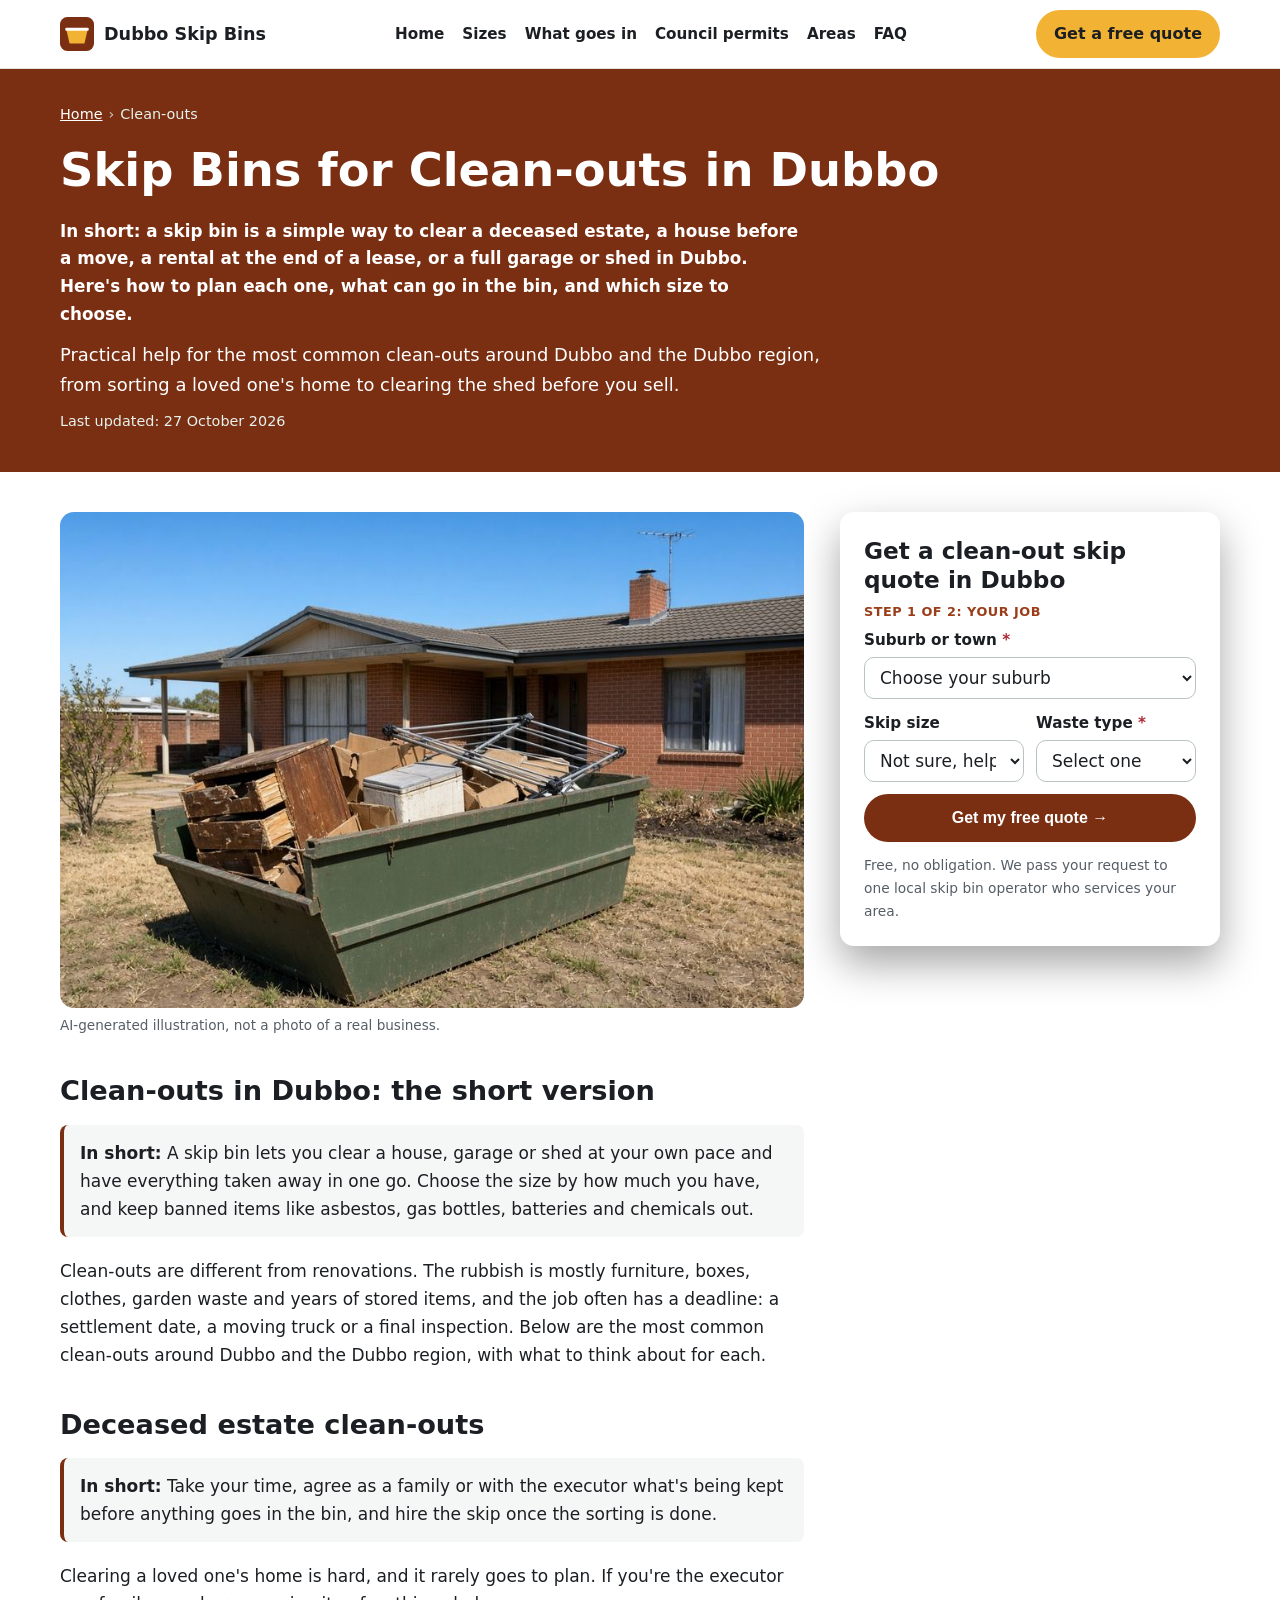
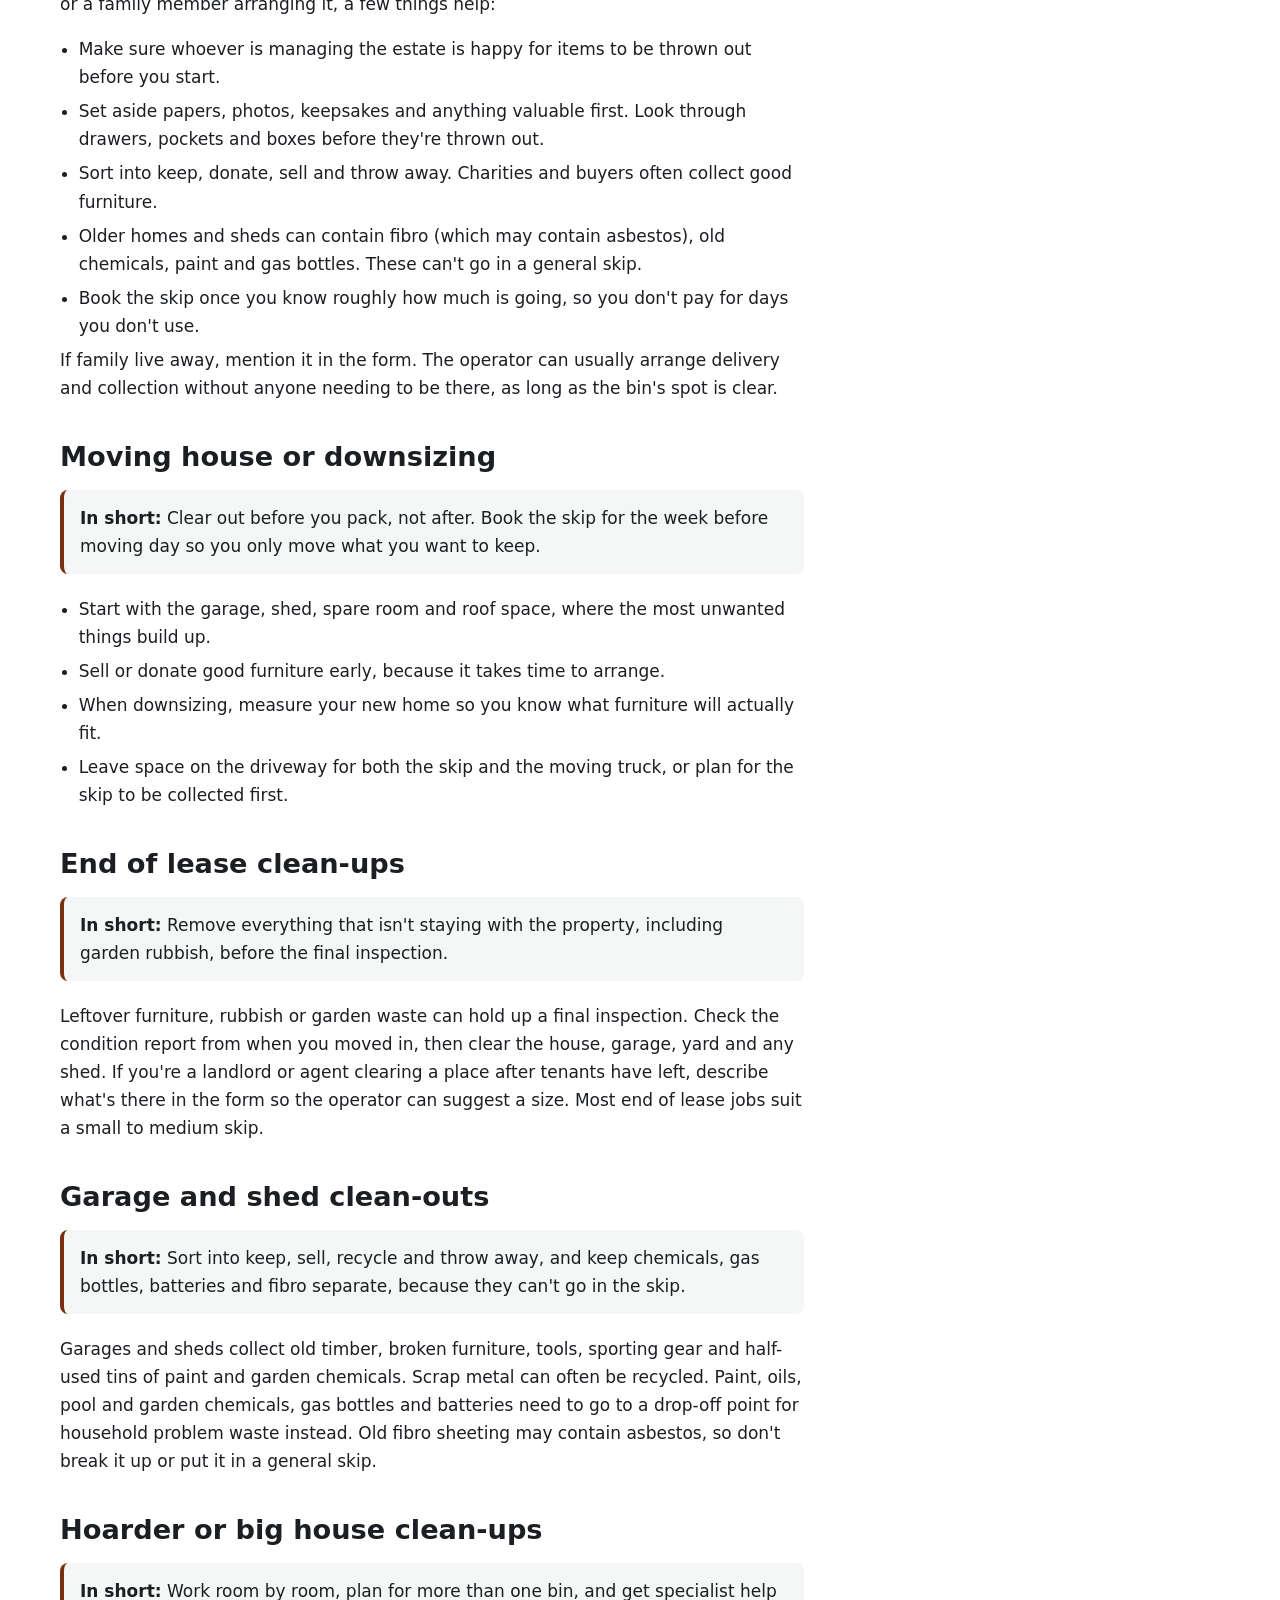
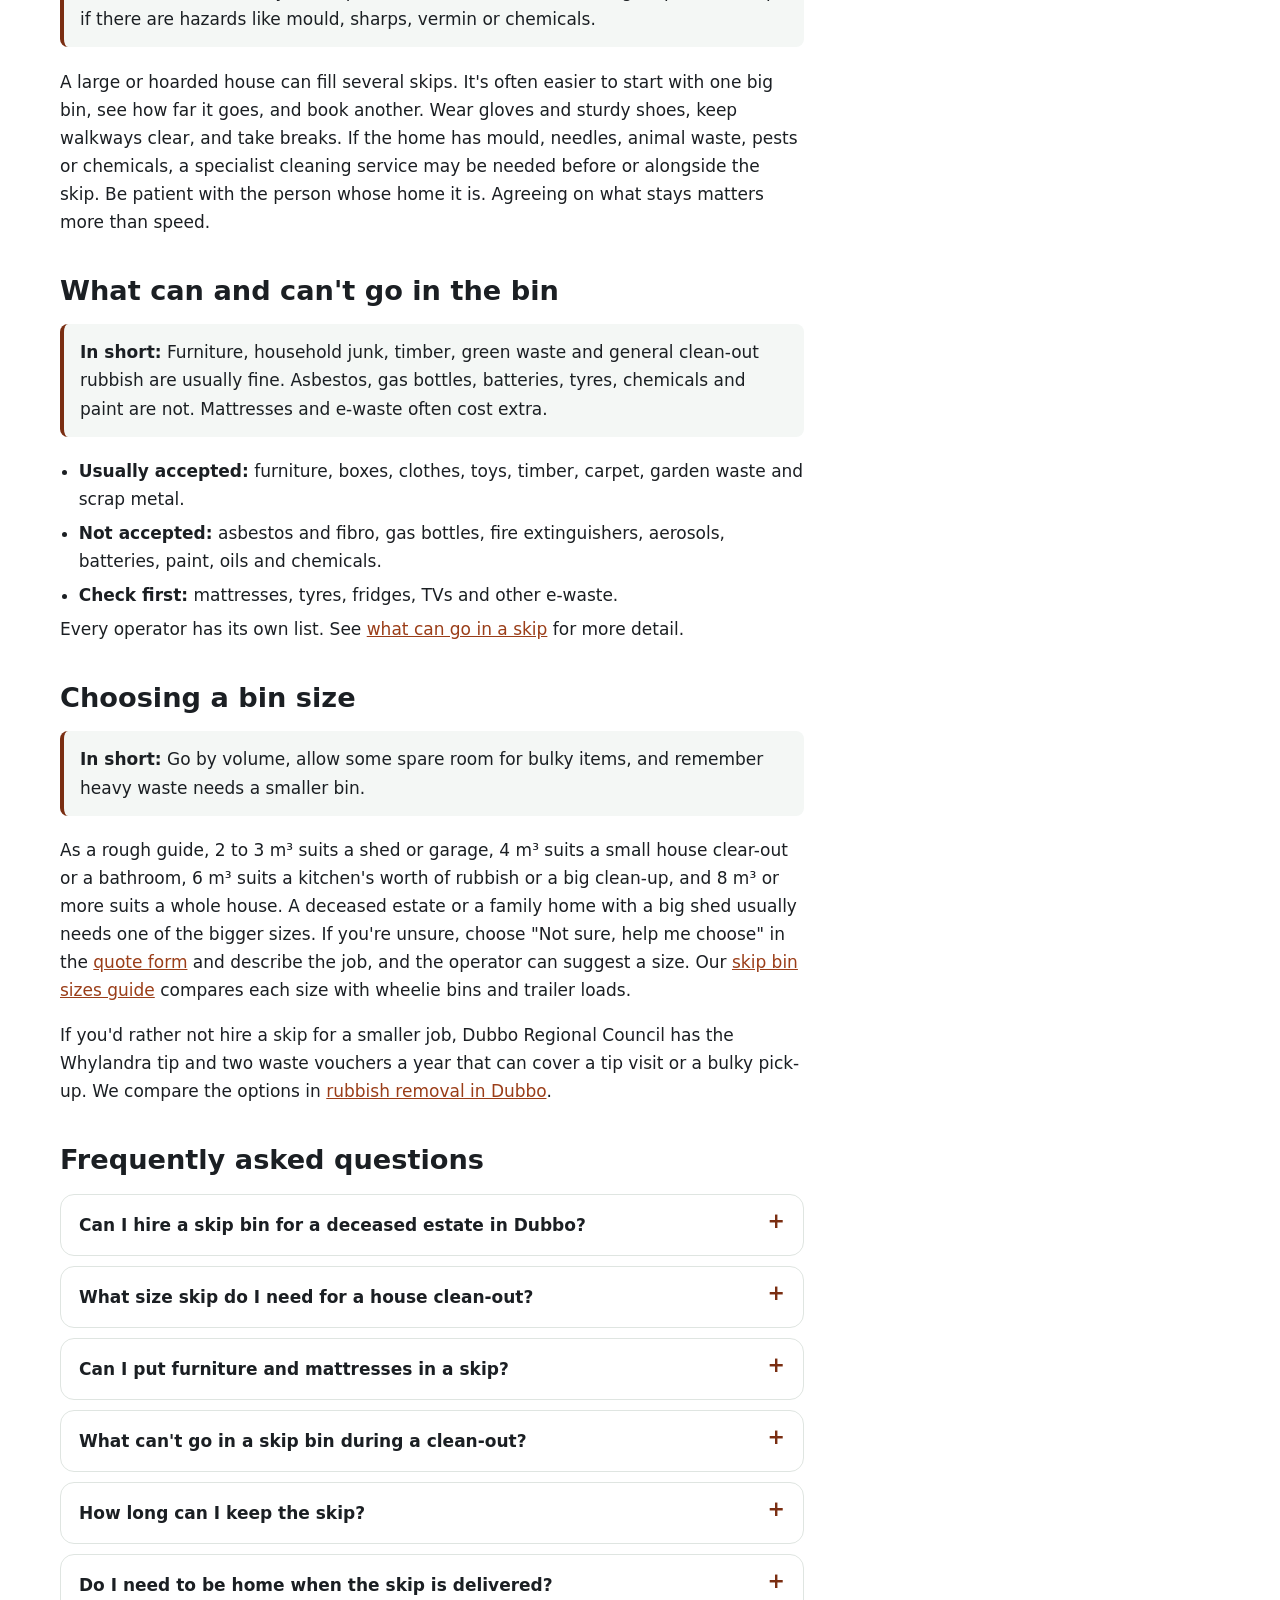
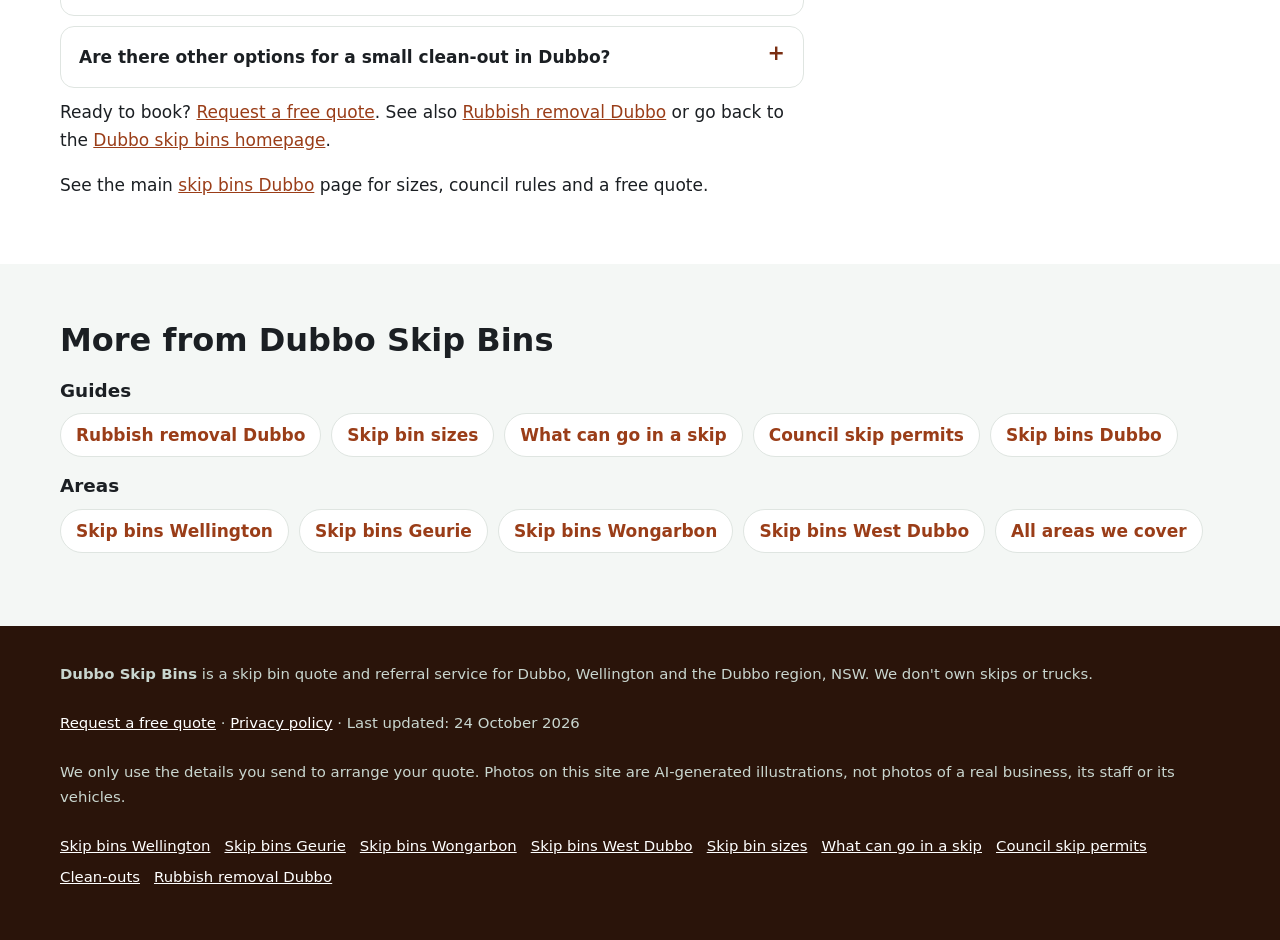
<file: clean-outs/index.html>
<!doctype html>
<html lang="en-AU">
<head>
<meta charset="utf-8">
<meta name="viewport" content="width=device-width, initial-scale=1">
<title>Skip Bins for Clean-outs in Dubbo | Deceased Estates, Moving &amp; Garages</title>
<meta name="description" content="Skip bins for clean-outs in Dubbo: deceased estates, moving house, downsizing, end of lease, garages, sheds and big house clean-ups. Sizes, what goes in, and a free quote.">
<link rel="canonical" href="https://dubboskipbins.com/clean-outs/">
<link rel="icon" href="/favicon.svg" type="image/svg+xml">
<meta name="theme-color" content="#7a2e12">
<meta property="og:type" content="article">
<meta property="og:locale" content="en_AU">
<meta property="og:site_name" content="Dubbo Skip Bins">
<meta property="og:title" content="Skip Bins for Clean-outs in Dubbo | Deceased Estates, Moving &amp; Garages">
<meta property="og:description" content="Skip bins for clean-outs in Dubbo: deceased estates, moving house, downsizing, end of lease, garages, sheds and big house clean-ups. Sizes, what goes in, and a free quote.">
<meta property="og:url" content="https://dubboskipbins.com/clean-outs/">
<meta property="og:image" content="https://dubboskipbins.com/img/card-home.jpg">
<meta name="twitter:card" content="summary_large_image">
<script>document.documentElement.classList.add('js')</script>
<link rel="stylesheet" href="/styles.css">

<!-- Google tag (gtag.js) -->
<script async src="https://www.googletagmanager.com/gtag/js?id=G-88SLKTYWD8"></script>
<script>
  window.dataLayer = window.dataLayer || [];
  function gtag(){dataLayer.push(arguments);}
  gtag('js', new Date());
  gtag('config', 'G-88SLKTYWD8');
</script>

<script type="application/ld+json">
{
 "@context": "https://schema.org",
 "@type": "WebPage",
 "@id": "https://dubboskipbins.com/clean-outs/#webpage",
 "url": "https://dubboskipbins.com/clean-outs/",
 "name": "Skip Bins for Clean-outs in Dubbo | Deceased Estates, Moving & Garages",
 "description": "Skip bins for clean-outs in Dubbo: deceased estates, moving house, downsizing, end of lease, garages, sheds and big house clean-ups. Sizes, what goes in, and a free quote.",
 "inLanguage": "en-AU",
 "dateModified": "2026-10-27",
 "isPartOf": {
  "@id": "https://dubboskipbins.com/#website"
 }
}
</script>
<script type="application/ld+json">
{
 "@context": "https://schema.org",
 "@type": "BreadcrumbList",
 "itemListElement": [
  {
   "@type": "ListItem",
   "position": 1,
   "name": "Home",
   "item": "https://dubboskipbins.com/"
  },
  {
   "@type": "ListItem",
   "position": 2,
   "name": "Clean-outs",
   "item": "https://dubboskipbins.com/clean-outs/"
  }
 ]
}
</script>
<script type="application/ld+json">
{
 "@context": "https://schema.org",
 "@type": "Service",
 "@id": "https://dubboskipbins.com/clean-outs/#service",
 "name": "Skip bins for clean-outs in Dubbo",
 "serviceType": "Skip bin hire",
 "description": "Skip bins for clean-outs in Dubbo: deceased estates, moving house, downsizing, end of lease, garages, sheds and big house clean-ups. Sizes, what goes in, and a free quote.",
 "url": "https://dubboskipbins.com/clean-outs/",
 "provider": {
  "@type": "Organization",
  "name": "Dubbo Skip Bins",
  "url": "https://dubboskipbins.com/"
 },
 "areaServed": [
  {
   "@type": "Place",
   "name": "Dubbo, NSW"
  }
 ]
}
</script>
<script type="application/ld+json">
{
 "@context": "https://schema.org",
 "@type": "FAQPage",
 "mainEntity": [
  {
   "@type": "Question",
   "name": "Can I hire a skip bin for a deceased estate in Dubbo?",
   "acceptedAnswer": {
    "@type": "Answer",
    "text": "Yes. A skip is a common way to clear a deceased estate. Agree with the executor or family what's being kept before anything goes in, and tell the operator if no one will be at the property for delivery or collection."
   }
  },
  {
   "@type": "Question",
   "name": "What size skip do I need for a house clean-out?",
   "acceptedAnswer": {
    "@type": "Answer",
    "text": "As a rough guide, 2 to 3 m³ suits a shed or garage, 4 m³ suits a small house clear-out or a bathroom, 6 m³ suits a kitchen's worth of rubbish or a big clean-up, and 8 m³ or more suits a whole house. A deceased estate or a family home with a big shed usually needs one of the bigger sizes."
   }
  },
  {
   "@type": "Question",
   "name": "Can I put furniture and mattresses in a skip?",
   "acceptedAnswer": {
    "@type": "Answer",
    "text": "Furniture is usually fine. Many operators accept mattresses for an extra fee, and some don't take them. List them in the quote form so the operator can confirm."
   }
  },
  {
   "@type": "Question",
   "name": "What can't go in a skip bin during a clean-out?",
   "acceptedAnswer": {
    "@type": "Answer",
    "text": "Asbestos and fibro, gas bottles, fire extinguishers, aerosols, batteries, tyres, paint, oils and chemicals. Fridges, TVs and other e-waste may be refused or cost extra."
   }
  },
  {
   "@type": "Question",
   "name": "How long can I keep the skip?",
   "acceptedAnswer": {
    "@type": "Answer",
    "text": "Hire periods differ between operators. Most include a set number of days and charge for extra days. Tell the operator your dates when you request a quote."
   }
  },
  {
   "@type": "Question",
   "name": "Do I need to be home when the skip is delivered?",
   "acceptedAnswer": {
    "@type": "Answer",
    "text": "Usually not, as long as the spot for the bin is clear and the operator knows exactly where to put it. Add delivery notes in the form."
   }
  },
  {
   "@type": "Question",
   "name": "Are there other options for a small clean-out in Dubbo?",
   "acceptedAnswer": {
    "@type": "Answer",
    "text": "For a load or two, a trailer run to the Whylandra tip or a booked bulky rubbish collection, using your My DRC Waste Vouchers, may be enough. Our rubbish removal guide compares the options."
   }
  }
 ]
}
</script>
</head>
<body>
<a class="skip-link" href="#main">Skip to content</a>

<header class="site-header">
  <div class="wrap">
    <a class="brand" href="/" aria-label="Dubbo Skip Bins home">
      <svg viewBox="0 0 64 64" aria-hidden="true"><rect width="64" height="64" rx="14" fill="#7a2e12"/><path d="M12 24h40l-6 26H18z" fill="#f2b233"/><rect x="10" y="20" width="44" height="6" rx="2" fill="#fff"/></svg>
      Dubbo Skip Bins
    </a>
    <nav class="nav" aria-label="Main">
      <a href="/">Home</a>
      <a href="/skip-bin-sizes/">Sizes</a>
      <a href="/what-can-go-in-a-skip/">What goes in</a>
      <a href="/skip-bin-council-permit/">Council permits</a>
      <a href="/#areas">Areas</a>
      <a href="/#faq">FAQ</a>
    </nav>
    <a class="btn btn-call header-call" href="#quote">Get a free quote</a>
  </div>
</header>

<main id="main">
<section class="page-hero" aria-labelledby="h1">
  <div class="wrap">
    <nav class="crumbs" aria-label="Breadcrumb"><ol><li><a href="https://dubboskipbins.com/">Home</a></li><li aria-current="page">Clean-outs</li></ol></nav>
    <h1 id="h1">Skip Bins for Clean-outs in Dubbo</h1>
    <p class="summary">In short: a skip bin is a simple way to clear a deceased estate, a house before a move, a rental at the end of a lease, or a full garage or shed in Dubbo. Here&#x27;s how to plan each one, what can go in the bin, and which size to choose.</p>
    <p class="lead">Practical help for the most common clean-outs around Dubbo and the Dubbo region, from sorting a loved one&#x27;s home to clearing the shed before you sell.</p>
    <p class="updated">Last updated: 27 October 2026</p>
  </div>
</section>
<div class="wrap page-grid">
  <article class="page-body">
<figure><img src="/img/card-home.jpg" width="900" height="600" style="aspect-ratio:3/2;object-fit:cover" alt="Illustration of a green skip bin outside a home during a household clean-out" decoding="async"><figcaption>AI-generated illustration, not a photo of a real business.</figcaption></figure>
<h2>Clean-outs in Dubbo: the short version</h2>
<p class="callout"><strong>In short:</strong> A skip bin lets you clear a house, garage or shed at your own pace and have everything taken away in one go. Choose the size by how much you have, and keep banned items like asbestos, gas bottles, batteries and chemicals out.</p><p>Clean-outs are different from renovations. The rubbish is mostly furniture, boxes, clothes, garden waste and years of stored items, and the job often has a deadline: a settlement date, a moving truck or a final inspection. Below are the most common clean-outs around Dubbo and the Dubbo region, with what to think about for each.</p>
<h2>Deceased estate clean-outs</h2>
<p class="callout"><strong>In short:</strong> Take your time, agree as a family or with the executor what's being kept before anything goes in the bin, and hire the skip once the sorting is done.</p><p>Clearing a loved one's home is hard, and it rarely goes to plan. If you're the executor or a family member arranging it, a few things help:</p><ul class="clean"><li>Make sure whoever is managing the estate is happy for items to be thrown out before you start.</li><li>Set aside papers, photos, keepsakes and anything valuable first. Look through drawers, pockets and boxes before they're thrown out.</li><li>Sort into keep, donate, sell and throw away. Charities and buyers often collect good furniture.</li><li>Older homes and sheds can contain fibro (which may contain asbestos), old chemicals, paint and gas bottles. These can't go in a general skip.</li><li>Book the skip once you know roughly how much is going, so you don't pay for days you don't use.</li></ul><p>If family live away, mention it in the form. The operator can usually arrange delivery and collection without anyone needing to be there, as long as the bin's spot is clear.</p>
<h2>Moving house or downsizing</h2>
<p class="callout"><strong>In short:</strong> Clear out before you pack, not after. Book the skip for the week before moving day so you only move what you want to keep.</p><ul class="clean"><li>Start with the garage, shed, spare room and roof space, where the most unwanted things build up.</li><li>Sell or donate good furniture early, because it takes time to arrange.</li><li>When downsizing, measure your new home so you know what furniture will actually fit.</li><li>Leave space on the driveway for both the skip and the moving truck, or plan for the skip to be collected first.</li></ul>
<h2>End of lease clean-ups</h2>
<p class="callout"><strong>In short:</strong> Remove everything that isn't staying with the property, including garden rubbish, before the final inspection.</p><p>Leftover furniture, rubbish or garden waste can hold up a final inspection. Check the condition report from when you moved in, then clear the house, garage, yard and any shed. If you're a landlord or agent clearing a place after tenants have left, describe what's there in the form so the operator can suggest a size. Most end of lease jobs suit a small to medium skip.</p>
<h2>Garage and shed clean-outs</h2>
<p class="callout"><strong>In short:</strong> Sort into keep, sell, recycle and throw away, and keep chemicals, gas bottles, batteries and fibro separate, because they can't go in the skip.</p><p>Garages and sheds collect old timber, broken furniture, tools, sporting gear and half-used tins of paint and garden chemicals. Scrap metal can often be recycled. Paint, oils, pool and garden chemicals, gas bottles and batteries need to go to a drop-off point for household problem waste instead. Old fibro sheeting may contain asbestos, so don't break it up or put it in a general skip.</p>
<h2>Hoarder or big house clean-ups</h2>
<p class="callout"><strong>In short:</strong> Work room by room, plan for more than one bin, and get specialist help if there are hazards like mould, sharps, vermin or chemicals.</p><p>A large or hoarded house can fill several skips. It's often easier to start with one big bin, see how far it goes, and book another. Wear gloves and sturdy shoes, keep walkways clear, and take breaks. If the home has mould, needles, animal waste, pests or chemicals, a specialist cleaning service may be needed before or alongside the skip. Be patient with the person whose home it is. Agreeing on what stays matters more than speed.</p>
<h2>What can and can&#x27;t go in the bin</h2>
<p class="callout"><strong>In short:</strong> Furniture, household junk, timber, green waste and general clean-out rubbish are usually fine. Asbestos, gas bottles, batteries, tyres, chemicals and paint are not. Mattresses and e-waste often cost extra.</p><ul class="clean"><li><strong>Usually accepted:</strong> furniture, boxes, clothes, toys, timber, carpet, garden waste and scrap metal.</li><li><strong>Not accepted:</strong> asbestos and fibro, gas bottles, fire extinguishers, aerosols, batteries, paint, oils and chemicals.</li><li><strong>Check first:</strong> mattresses, tyres, fridges, TVs and other e-waste.</li></ul><p>Every operator has its own list. See <a href="/what-can-go-in-a-skip/">what can go in a skip</a> for more detail.</p>
<h2>Choosing a bin size</h2>
<p class="callout"><strong>In short:</strong> Go by volume, allow some spare room for bulky items, and remember heavy waste needs a smaller bin.</p><p>As a rough guide, 2 to 3 m³ suits a shed or garage, 4 m³ suits a small house clear-out or a bathroom, 6 m³ suits a kitchen's worth of rubbish or a big clean-up, and 8 m³ or more suits a whole house. A deceased estate or a family home with a big shed usually needs one of the bigger sizes. If you're unsure, choose "Not sure, help me choose" in the <a href="#quote">quote form</a> and describe the job, and the operator can suggest a size. Our <a href="/skip-bin-sizes/">skip bin sizes guide</a> compares each size with wheelie bins and trailer loads.</p><p>If you'd rather not hire a skip for a smaller job, Dubbo Regional Council has the Whylandra tip and two waste vouchers a year that can cover a tip visit or a bulky pick-up. We compare the options in <a href="/rubbish-removal-dubbo/">rubbish removal in Dubbo</a>.</p>
<h2 id="faq-h">Frequently asked questions</h2>
<details><summary>Can I hire a skip bin for a deceased estate in Dubbo?</summary><p>Yes. A skip is a common way to clear a deceased estate. Agree with the executor or family what&#x27;s being kept before anything goes in, and tell the operator if no one will be at the property for delivery or collection.</p></details><details><summary>What size skip do I need for a house clean-out?</summary><p>As a rough guide, 2 to 3 m³ suits a shed or garage, 4 m³ suits a small house clear-out or a bathroom, 6 m³ suits a kitchen&#x27;s worth of rubbish or a big clean-up, and 8 m³ or more suits a whole house. A deceased estate or a family home with a big shed usually needs one of the bigger sizes.</p></details><details><summary>Can I put furniture and mattresses in a skip?</summary><p>Furniture is usually fine. Many operators accept mattresses for an extra fee, and some don&#x27;t take them. List them in the quote form so the operator can confirm.</p></details><details><summary>What can&#x27;t go in a skip bin during a clean-out?</summary><p>Asbestos and fibro, gas bottles, fire extinguishers, aerosols, batteries, tyres, paint, oils and chemicals. Fridges, TVs and other e-waste may be refused or cost extra.</p></details><details><summary>How long can I keep the skip?</summary><p>Hire periods differ between operators. Most include a set number of days and charge for extra days. Tell the operator your dates when you request a quote.</p></details><details><summary>Do I need to be home when the skip is delivered?</summary><p>Usually not, as long as the spot for the bin is clear and the operator knows exactly where to put it. Add delivery notes in the form.</p></details><details><summary>Are there other options for a small clean-out in Dubbo?</summary><p>For a load or two, a trailer run to the Whylandra tip or a booked bulky rubbish collection, using your My DRC Waste Vouchers, may be enough. Our rubbish removal guide compares the options.</p></details>
<p>Ready to book? <a href="#quote">Request a free quote</a>. See also <a href="/rubbish-removal-dubbo/">Rubbish removal Dubbo</a> or go back to the <a href="/">Dubbo skip bins homepage</a>.</p>

<p class="home-link">See the main <a href="/">skip bins Dubbo</a> page for sizes, council rules and a free quote.</p>
  </article>
  <aside class="page-aside">
    <div class="hero-form-card" id="quote">
      <h2 id="quote-h">Get a clean-out skip quote in Dubbo</h2>
      <form class="quote-form two-step" id="quote-form" action="https://formsubmit.co/c8aeae2e6c35559214315c7771d130a6" method="post" novalidate>
        <input type="hidden" name="_subject" value="New quote request – dubboskipbins.com">
        <input type="hidden" name="_captcha" value="true">
        <input type="hidden" name="_template" value="table">
        <input type="hidden" name="_next" value="https://dubboskipbins.com/thanks.html?lead=1">
        <input type="hidden" name="_autoresponse" value="Thanks for your skip bin request. We&#x27;ve received it and are passing it to a local operator, who&#x27;ll be in touch shortly with availability and a price.">
        <input type="text" name="_honey" style="display:none" tabindex="-1" autocomplete="off" aria-hidden="true">
        <input type="hidden" name="source" value="dubboskipbins.com">
        <input type="hidden" name="page" value="/clean-outs/">
        <fieldset class="step step-1">
          <legend class="step-label">Step 1 of 2: your job</legend>
          <div class="full"><label for="suburb">Suburb or town <span class="req" aria-hidden="true">*</span></label>
            <select id="suburb" name="suburb" required><option value="">Choose your suburb</option><option>Dubbo</option><option>West Dubbo</option><option>South Dubbo</option><option>East Dubbo</option><option>Delroy Park</option><option>Keswick Estate</option><option>Southlakes Estate</option><option>Brocklehurst</option><option>Wongarbon</option><option>Eumungerie</option><option>Geurie</option><option>Wellington</option><option>Ballimore</option><option>Mogriguy</option><option>Rawsonville</option><option>Toongi</option><option>Stuart Town</option><option value="Other">Other (tell us below)</option></select></div>
          <div class="full other-wrap"><label for="suburb_other">Other suburb or town</label><input id="suburb_other" name="suburb_other" type="text" autocomplete="address-level2"></div>
          <div><label for="size">Skip size</label>
            <select id="size" name="skip_size"><option value="Not sure">Not sure, help me choose</option><option>Skip bag (about 1 m³)</option><option>2 m³</option><option>3 m³</option><option>4 m³</option><option>6 m³</option><option>8 m³</option><option>9 m³</option><option>10–12 m³</option><option>Larger / hook-lift</option></select></div>
          <div><label for="waste">Waste type <span class="req" aria-hidden="true">*</span></label>
            <select id="waste" name="waste_type" required><option value="">Select one</option><option>General household</option><option>Green waste</option><option>Mixed renovation / building</option><option>Soil, concrete or bricks</option><option>Mixed, not sure</option><option>May contain asbestos</option></select></div>
          <div class="full js-only"><button class="btn btn-primary btn-block" type="button" id="to-step-2">Get my free quote →</button></div>
          <p class="microcopy full">Free, no obligation. We pass your request to one local skip bin operator who services your area.</p>
          <p class="form-error full" id="step1-error" role="alert" hidden>Please choose your suburb and waste type.</p>
        </fieldset>
        <fieldset class="step step-2" id="step-2">
          <legend class="step-label">Step 2 of 2: your details</legend>
          <div><label for="name">Name <span class="req" aria-hidden="true">*</span></label><input id="name" name="name" type="text" autocomplete="name" required></div>
          <div><label for="phone">Phone <span class="req" aria-hidden="true">*</span></label><input id="phone" name="phone" type="tel" autocomplete="tel" inputmode="tel" required></div>
          <div><label for="email">Email</label><input id="email" name="email" type="email" autocomplete="email"></div>
          <div><label for="date">Delivery date</label><input id="date" name="preferred_date" type="date"></div>
          <div class="full"><label for="message">Anything else?</label><textarea id="message" name="message" rows="2" placeholder="e.g. new build in Keswick, rural property access, 7 days"></textarea></div>
          <p class="consent full">By sending this form you agree we can share your details with one local skip bin operator so they can quote for your job. See our <a href="/privacy.html">privacy policy</a>.</p>
          <div class="full step2-actions"><button class="btn btn-primary" type="submit">Send my quote request</button><button class="btn-link js-only" type="button" id="back-1">← Back</button></div>
        </fieldset>
      </form>
    </div>
  </aside>
</div>
<section class="alt" aria-labelledby="more-h">
  <div class="wrap">
    <h2 id="more-h">More from Dubbo Skip Bins</h2>
    <h3>Guides</h3>
    <ul class="link-list"><li><a href="/rubbish-removal-dubbo/">Rubbish removal Dubbo</a></li><li><a href="/skip-bin-sizes/">Skip bin sizes</a></li><li><a href="/what-can-go-in-a-skip/">What can go in a skip</a></li><li><a href="/skip-bin-council-permit/">Council skip permits</a></li><li><a href="/">Skip bins Dubbo</a></li></ul>
    <h3>Areas</h3>
    <ul class="link-list"><li><a href="/skip-bins-wellington/">Skip bins Wellington</a></li><li><a href="/skip-bins-geurie/">Skip bins Geurie</a></li><li><a href="/skip-bins-wongarbon/">Skip bins Wongarbon</a></li><li><a href="/skip-bins-west-dubbo/">Skip bins West Dubbo</a></li><li><a href="/#areas">All areas we cover</a></li></ul>
  </div>
</section>
</main>

<footer class="site-footer">
  <div class="wrap">
    <p><strong>Dubbo Skip Bins</strong> is a skip bin quote and referral service for Dubbo, Wellington and the Dubbo region, NSW. We don't own skips or trucks.</p>
    <p><a href="#quote">Request a free quote</a> · <a href="/privacy.html">Privacy policy</a> · Last updated: 24 October 2026</p>
    <p>We only use the details you send to arrange your quote. Photos on this site are AI-generated illustrations, not photos of a real business, its staff or its vehicles.</p>
    <p class="footer-links"><a href="/skip-bins-wellington/">Skip bins Wellington</a> <a href="/skip-bins-geurie/">Skip bins Geurie</a> <a href="/skip-bins-wongarbon/">Skip bins Wongarbon</a> <a href="/skip-bins-west-dubbo/">Skip bins West Dubbo</a> <a href="/skip-bin-sizes/">Skip bin sizes</a> <a href="/what-can-go-in-a-skip/">What can go in a skip</a> <a href="/skip-bin-council-permit/">Council skip permits</a> <a href="/clean-outs/">Clean-outs</a> <a href="/rubbish-removal-dubbo/">Rubbish removal Dubbo</a></p>
  </div>
</footer>

<div class="mobile-call" aria-label="Quick contact">
  <a class="btn btn-call" href="#quote">Get a free quote</a>
</div>
<script src="/form.js" defer></script>
</body>
</html>
</file>
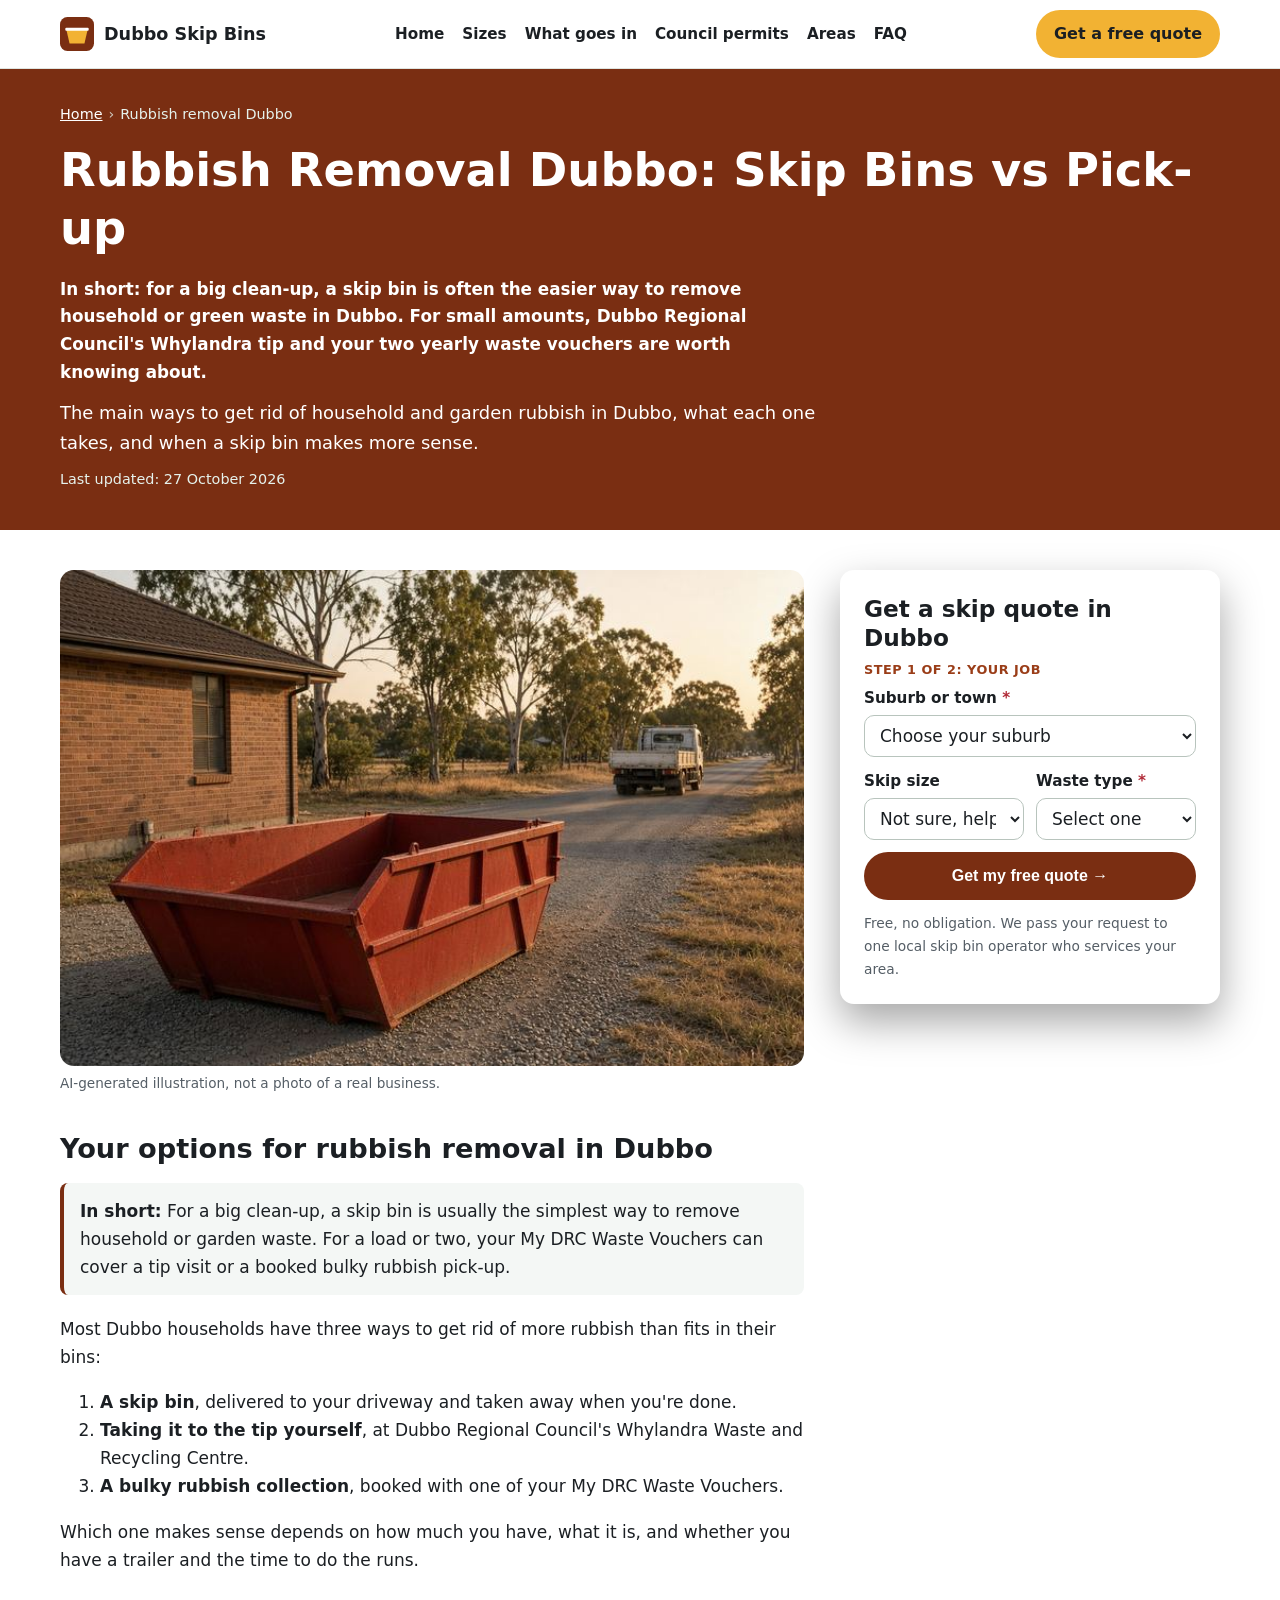
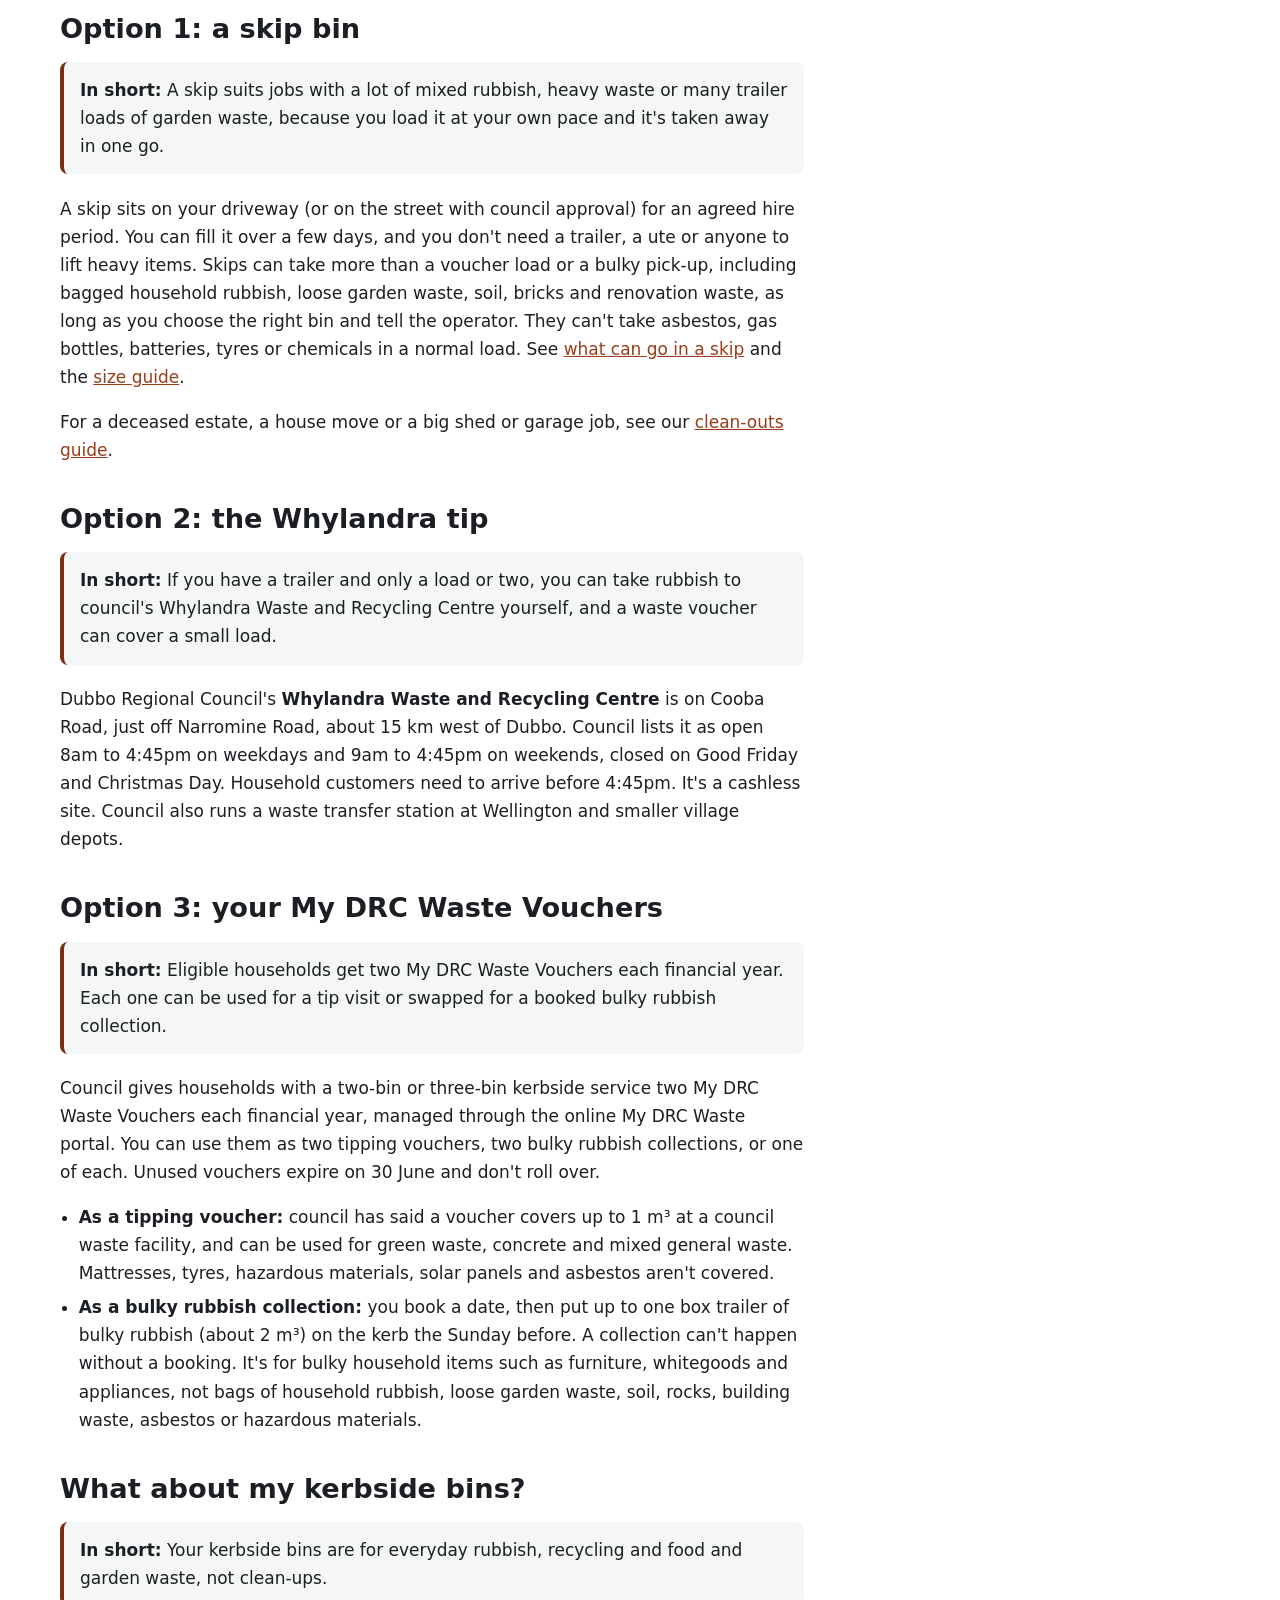
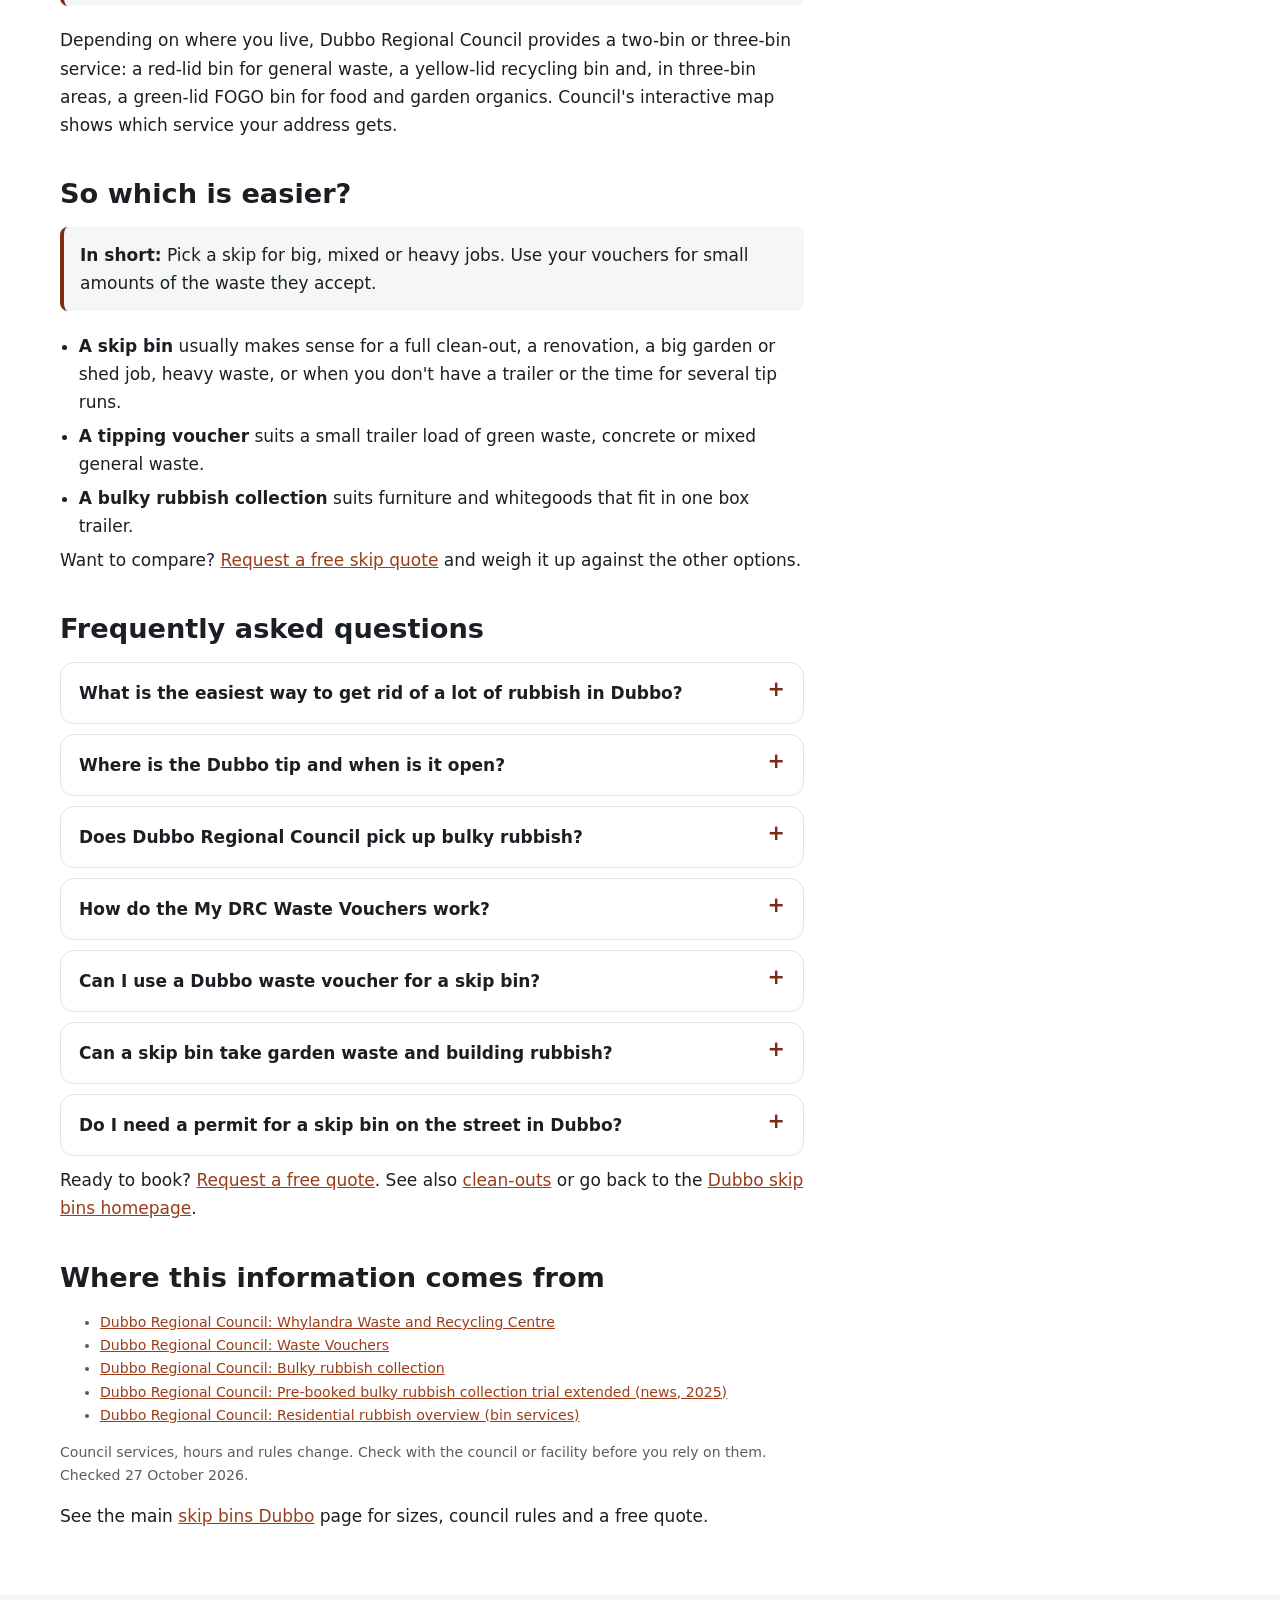
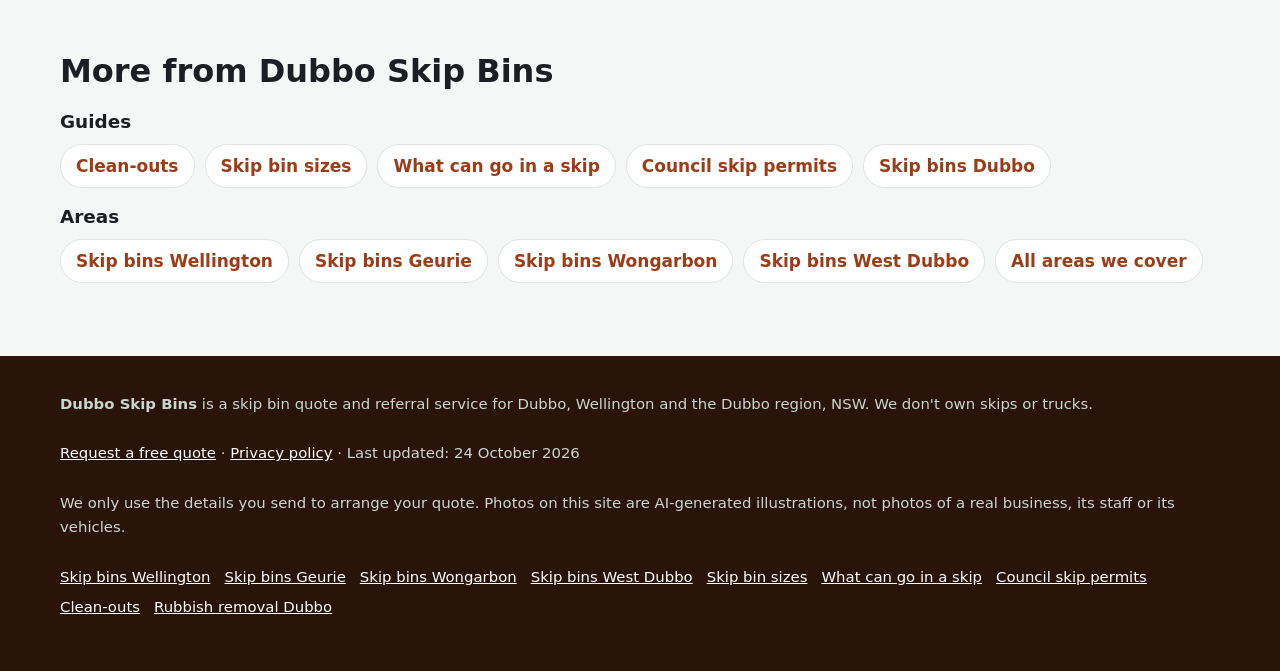
<file: rubbish-removal-dubbo/index.html>
<!doctype html>
<html lang="en-AU">
<head>
<meta charset="utf-8">
<meta name="viewport" content="width=device-width, initial-scale=1">
<title>Rubbish Removal Dubbo: Skip Bins vs Pick-up</title>
<meta name="description" content="Rubbish removal in Dubbo: compare a skip bin with the local tip and Dubbo Regional Council&#x27;s services, with what each one accepts. Free skip quote.">
<link rel="canonical" href="https://dubboskipbins.com/rubbish-removal-dubbo/">
<link rel="icon" href="/favicon.svg" type="image/svg+xml">
<meta name="theme-color" content="#7a2e12">
<meta property="og:type" content="article">
<meta property="og:locale" content="en_AU">
<meta property="og:site_name" content="Dubbo Skip Bins">
<meta property="og:title" content="Rubbish Removal Dubbo: Skip Bins vs Pick-up">
<meta property="og:description" content="Rubbish removal in Dubbo: compare a skip bin with the local tip and Dubbo Regional Council&#x27;s services, with what each one accepts. Free skip quote.">
<meta property="og:url" content="https://dubboskipbins.com/rubbish-removal-dubbo/">
<meta property="og:image" content="https://dubboskipbins.com/img/step3.jpg">
<meta name="twitter:card" content="summary_large_image">
<script>document.documentElement.classList.add('js')</script>
<link rel="stylesheet" href="/styles.css">

<!-- Google tag (gtag.js) -->
<script async src="https://www.googletagmanager.com/gtag/js?id=G-88SLKTYWD8"></script>
<script>
  window.dataLayer = window.dataLayer || [];
  function gtag(){dataLayer.push(arguments);}
  gtag('js', new Date());
  gtag('config', 'G-88SLKTYWD8');
</script>

<script type="application/ld+json">
{
 "@context": "https://schema.org",
 "@type": "WebPage",
 "@id": "https://dubboskipbins.com/rubbish-removal-dubbo/#webpage",
 "url": "https://dubboskipbins.com/rubbish-removal-dubbo/",
 "name": "Rubbish Removal Dubbo: Skip Bins vs Pick-up",
 "description": "Rubbish removal in Dubbo: compare a skip bin with the local tip and Dubbo Regional Council's services, with what each one accepts. Free skip quote.",
 "inLanguage": "en-AU",
 "dateModified": "2026-10-27",
 "isPartOf": {
  "@id": "https://dubboskipbins.com/#website"
 }
}
</script>
<script type="application/ld+json">
{
 "@context": "https://schema.org",
 "@type": "BreadcrumbList",
 "itemListElement": [
  {
   "@type": "ListItem",
   "position": 1,
   "name": "Home",
   "item": "https://dubboskipbins.com/"
  },
  {
   "@type": "ListItem",
   "position": 2,
   "name": "Rubbish removal Dubbo",
   "item": "https://dubboskipbins.com/rubbish-removal-dubbo/"
  }
 ]
}
</script>
<script type="application/ld+json">
{
 "@context": "https://schema.org",
 "@type": "Service",
 "@id": "https://dubboskipbins.com/rubbish-removal-dubbo/#service",
 "name": "Rubbish removal skip bin quotes in Dubbo",
 "serviceType": "Skip bin hire",
 "description": "Rubbish removal in Dubbo: compare a skip bin with the local tip and Dubbo Regional Council's services, with what each one accepts. Free skip quote.",
 "url": "https://dubboskipbins.com/rubbish-removal-dubbo/",
 "provider": {
  "@type": "Organization",
  "name": "Dubbo Skip Bins",
  "url": "https://dubboskipbins.com/"
 },
 "areaServed": [
  {
   "@type": "Place",
   "name": "Dubbo, NSW"
  }
 ]
}
</script>
<script type="application/ld+json">
{
 "@context": "https://schema.org",
 "@type": "FAQPage",
 "mainEntity": [
  {
   "@type": "Question",
   "name": "What is the easiest way to get rid of a lot of rubbish in Dubbo?",
   "acceptedAnswer": {
    "@type": "Answer",
    "text": "It depends on how much you have and what it is. For one or two loads, a trailer run to the Whylandra Waste and Recycling Centre, using one of your My DRC Waste Vouchers, may be enough. For a big clean-out, heavy waste or many loads, a skip bin is often the easier option, because you load it at your own pace and it's taken away in one trip."
   }
  },
  {
   "@type": "Question",
   "name": "Where is the Dubbo tip and when is it open?",
   "acceptedAnswer": {
    "@type": "Answer",
    "text": "Dubbo Regional Council's Whylandra Waste and Recycling Centre is on Cooba Road, just off Narromine Road, about 15 km west of Dubbo. Council lists it as open 8am to 4:45pm on weekdays and 9am to 4:45pm on weekends, closed on Good Friday and Christmas Day. It's cashless."
   }
  },
  {
   "@type": "Question",
   "name": "Does Dubbo Regional Council pick up bulky rubbish?",
   "acceptedAnswer": {
    "@type": "Answer",
    "text": "Yes, if you book it. Eligible households get two My DRC Waste Vouchers each financial year, and each can be swapped for a bulky rubbish collection of up to one box trailer (about 2 m³). You put items on the kerb the Sunday before your booked date."
   }
  },
  {
   "@type": "Question",
   "name": "How do the My DRC Waste Vouchers work?",
   "acceptedAnswer": {
    "@type": "Answer",
    "text": "Households with a two-bin or three-bin service get two vouchers each financial year through the My DRC Waste portal. Each can be used as a tipping voucher or a bulky rubbish collection. They expire on 30 June and don't roll over."
   }
  },
  {
   "@type": "Question",
   "name": "Can I use a Dubbo waste voucher for a skip bin?",
   "acceptedAnswer": {
    "@type": "Answer",
    "text": "No. Council's vouchers are for its own waste facilities and its booked bulky rubbish collection. Private skip hire isn't one of the listed uses."
   }
  },
  {
   "@type": "Question",
   "name": "Can a skip bin take garden waste and building rubbish?",
   "acceptedAnswer": {
    "@type": "Answer",
    "text": "Usually, yes, which is one reason people choose a skip. Heavy waste such as soil, concrete and bricks normally needs a smaller bin with a weight limit, and asbestos can never go in a general skip. Tell the operator what you have when you request a quote."
   }
  },
  {
   "@type": "Question",
   "name": "Do I need a permit for a skip bin on the street in Dubbo?",
   "acceptedAnswer": {
    "@type": "Answer",
    "text": "A skip wholly on your own property generally doesn't need council approval. A skip on the road, footpath or verge usually needs approval from Dubbo Regional Council. See our council skip permits guide for details."
   }
  }
 ]
}
</script>
</head>
<body>
<a class="skip-link" href="#main">Skip to content</a>

<header class="site-header">
  <div class="wrap">
    <a class="brand" href="/" aria-label="Dubbo Skip Bins home">
      <svg viewBox="0 0 64 64" aria-hidden="true"><rect width="64" height="64" rx="14" fill="#7a2e12"/><path d="M12 24h40l-6 26H18z" fill="#f2b233"/><rect x="10" y="20" width="44" height="6" rx="2" fill="#fff"/></svg>
      Dubbo Skip Bins
    </a>
    <nav class="nav" aria-label="Main">
      <a href="/">Home</a>
      <a href="/skip-bin-sizes/">Sizes</a>
      <a href="/what-can-go-in-a-skip/">What goes in</a>
      <a href="/skip-bin-council-permit/">Council permits</a>
      <a href="/#areas">Areas</a>
      <a href="/#faq">FAQ</a>
    </nav>
    <a class="btn btn-call header-call" href="#quote">Get a free quote</a>
  </div>
</header>

<main id="main">
<section class="page-hero" aria-labelledby="h1">
  <div class="wrap">
    <nav class="crumbs" aria-label="Breadcrumb"><ol><li><a href="https://dubboskipbins.com/">Home</a></li><li aria-current="page">Rubbish removal Dubbo</li></ol></nav>
    <h1 id="h1">Rubbish Removal Dubbo: Skip Bins vs Pick-up</h1>
    <p class="summary">In short: for a big clean-up, a skip bin is often the easier way to remove household or green waste in Dubbo. For small amounts, Dubbo Regional Council&#x27;s Whylandra tip and your two yearly waste vouchers are worth knowing about.</p>
    <p class="lead">The main ways to get rid of household and garden rubbish in Dubbo, what each one takes, and when a skip bin makes more sense.</p>
    <p class="updated">Last updated: 27 October 2026</p>
  </div>
</section>
<div class="wrap page-grid">
  <article class="page-body">
<figure><img src="/img/step3.jpg" width="900" height="600" style="aspect-ratio:3/2;object-fit:cover" alt="Illustration of a red skip bin delivered to a property at sunset" decoding="async"><figcaption>AI-generated illustration, not a photo of a real business.</figcaption></figure>
<h2>Your options for rubbish removal in Dubbo</h2>
<p class="callout"><strong>In short:</strong> For a big clean-up, a skip bin is usually the simplest way to remove household or garden waste. For a load or two, your My DRC Waste Vouchers can cover a tip visit or a booked bulky rubbish pick-up.</p><p>Most Dubbo households have three ways to get rid of more rubbish than fits in their bins:</p><ol><li><strong>A skip bin</strong>, delivered to your driveway and taken away when you're done.</li><li><strong>Taking it to the tip yourself</strong>, at Dubbo Regional Council's Whylandra Waste and Recycling Centre.</li><li><strong>A bulky rubbish collection</strong>, booked with one of your My DRC Waste Vouchers.</li></ol><p>Which one makes sense depends on how much you have, what it is, and whether you have a trailer and the time to do the runs.</p>
<h2>Option 1: a skip bin</h2>
<p class="callout"><strong>In short:</strong> A skip suits jobs with a lot of mixed rubbish, heavy waste or many trailer loads of garden waste, because you load it at your own pace and it's taken away in one go.</p><p>A skip sits on your driveway (or on the street with council approval) for an agreed hire period. You can fill it over a few days, and you don't need a trailer, a ute or anyone to lift heavy items. Skips can take more than a voucher load or a bulky pick-up, including bagged household rubbish, loose garden waste, soil, bricks and renovation waste, as long as you choose the right bin and tell the operator. They can't take asbestos, gas bottles, batteries, tyres or chemicals in a normal load. See <a href="/what-can-go-in-a-skip/">what can go in a skip</a> and the <a href="/skip-bin-sizes/">size guide</a>.</p><p>For a deceased estate, a house move or a big shed or garage job, see our <a href="/clean-outs/">clean-outs guide</a>.</p>
<h2>Option 2: the Whylandra tip</h2>
<p class="callout"><strong>In short:</strong> If you have a trailer and only a load or two, you can take rubbish to council's Whylandra Waste and Recycling Centre yourself, and a waste voucher can cover a small load.</p><p>Dubbo Regional Council's <strong>Whylandra Waste and Recycling Centre</strong> is on Cooba Road, just off Narromine Road, about 15 km west of Dubbo. Council lists it as open 8am to 4:45pm on weekdays and 9am to 4:45pm on weekends, closed on Good Friday and Christmas Day. Household customers need to arrive before 4:45pm. It's a cashless site. Council also runs a waste transfer station at Wellington and smaller village depots.</p>
<h2>Option 3: your My DRC Waste Vouchers</h2>
<p class="callout"><strong>In short:</strong> Eligible households get two My DRC Waste Vouchers each financial year. Each one can be used for a tip visit or swapped for a booked bulky rubbish collection.</p><p>Council gives households with a two-bin or three-bin kerbside service two My DRC Waste Vouchers each financial year, managed through the online My DRC Waste portal. You can use them as two tipping vouchers, two bulky rubbish collections, or one of each. Unused vouchers expire on 30 June and don't roll over.</p><ul class="clean"><li><strong>As a tipping voucher:</strong> council has said a voucher covers up to 1 m³ at a council waste facility, and can be used for green waste, concrete and mixed general waste. Mattresses, tyres, hazardous materials, solar panels and asbestos aren't covered.</li><li><strong>As a bulky rubbish collection:</strong> you book a date, then put up to one box trailer of bulky rubbish (about 2 m³) on the kerb the Sunday before. A collection can't happen without a booking. It's for bulky household items such as furniture, whitegoods and appliances, not bags of household rubbish, loose garden waste, soil, rocks, building waste, asbestos or hazardous materials.</li></ul>
<h2>What about my kerbside bins?</h2>
<p class="callout"><strong>In short:</strong> Your kerbside bins are for everyday rubbish, recycling and food and garden waste, not clean-ups.</p><p>Depending on where you live, Dubbo Regional Council provides a two-bin or three-bin service: a red-lid bin for general waste, a yellow-lid recycling bin and, in three-bin areas, a green-lid FOGO bin for food and garden organics. Council's interactive map shows which service your address gets.</p>
<h2>So which is easier?</h2>
<p class="callout"><strong>In short:</strong> Pick a skip for big, mixed or heavy jobs. Use your vouchers for small amounts of the waste they accept.</p><ul class="clean"><li><strong>A skip bin</strong> usually makes sense for a full clean-out, a renovation, a big garden or shed job, heavy waste, or when you don't have a trailer or the time for several tip runs.</li><li><strong>A tipping voucher</strong> suits a small trailer load of green waste, concrete or mixed general waste.</li><li><strong>A bulky rubbish collection</strong> suits furniture and whitegoods that fit in one box trailer.</li></ul><p>Want to compare? <a href="#quote">Request a free skip quote</a> and weigh it up against the other options.</p>
<h2 id="faq-h">Frequently asked questions</h2>
<details><summary>What is the easiest way to get rid of a lot of rubbish in Dubbo?</summary><p>It depends on how much you have and what it is. For one or two loads, a trailer run to the Whylandra Waste and Recycling Centre, using one of your My DRC Waste Vouchers, may be enough. For a big clean-out, heavy waste or many loads, a skip bin is often the easier option, because you load it at your own pace and it&#x27;s taken away in one trip.</p></details><details><summary>Where is the Dubbo tip and when is it open?</summary><p>Dubbo Regional Council&#x27;s Whylandra Waste and Recycling Centre is on Cooba Road, just off Narromine Road, about 15 km west of Dubbo. Council lists it as open 8am to 4:45pm on weekdays and 9am to 4:45pm on weekends, closed on Good Friday and Christmas Day. It&#x27;s cashless.</p></details><details><summary>Does Dubbo Regional Council pick up bulky rubbish?</summary><p>Yes, if you book it. Eligible households get two My DRC Waste Vouchers each financial year, and each can be swapped for a bulky rubbish collection of up to one box trailer (about 2 m³). You put items on the kerb the Sunday before your booked date.</p></details><details><summary>How do the My DRC Waste Vouchers work?</summary><p>Households with a two-bin or three-bin service get two vouchers each financial year through the My DRC Waste portal. Each can be used as a tipping voucher or a bulky rubbish collection. They expire on 30 June and don&#x27;t roll over.</p></details><details><summary>Can I use a Dubbo waste voucher for a skip bin?</summary><p>No. Council&#x27;s vouchers are for its own waste facilities and its booked bulky rubbish collection. Private skip hire isn&#x27;t one of the listed uses.</p></details><details><summary>Can a skip bin take garden waste and building rubbish?</summary><p>Usually, yes, which is one reason people choose a skip. Heavy waste such as soil, concrete and bricks normally needs a smaller bin with a weight limit, and asbestos can never go in a general skip. Tell the operator what you have when you request a quote.</p></details><details><summary>Do I need a permit for a skip bin on the street in Dubbo?</summary><p>A skip wholly on your own property generally doesn&#x27;t need council approval. A skip on the road, footpath or verge usually needs approval from Dubbo Regional Council. See our council skip permits guide for details.</p></details>
<p>Ready to book? <a href="#quote">Request a free quote</a>. See also <a href="/clean-outs/">clean-outs</a> or go back to the <a href="/">Dubbo skip bins homepage</a>.</p>
<h2>Where this information comes from</h2>
<ul class="sources"><li><a href="https://www.dubbo.nsw.gov.au/Households-Residents/Rubbish-Recycling-and-Sustainability/whylandra-waste-recycling-centre" rel="noopener">Dubbo Regional Council: Whylandra Waste and Recycling Centre</a></li><li><a href="https://www.dubbo.nsw.gov.au/Households-Residents/Rubbish-Recycling-and-Sustainability/waste-vouchers" rel="noopener">Dubbo Regional Council: Waste Vouchers</a></li><li><a href="https://www.dubbo.nsw.gov.au/Households-Residents/Rubbish-Recycling-and-Sustainability/bulky-rubbish-collection" rel="noopener">Dubbo Regional Council: Bulky rubbish collection</a></li><li><a href="https://www.dubbo.nsw.gov.au/news-and-media/news-and-resources/council-news/2025/pre-booked-bulky-rubbish-collection-trial-extended" rel="noopener">Dubbo Regional Council: Pre-booked bulky rubbish collection trial extended (news, 2025)</a></li><li><a href="https://www.dubbo.nsw.gov.au/Households-Residents/Rubbish-Recycling-and-Sustainability/residential-rubbish-overview" rel="noopener">Dubbo Regional Council: Residential rubbish overview (bin services)</a></li></ul>
<p class="sources">Council services, hours and rules change. Check with the council or facility before you rely on them. Checked 27 October 2026.</p>

<p class="home-link">See the main <a href="/">skip bins Dubbo</a> page for sizes, council rules and a free quote.</p>
  </article>
  <aside class="page-aside">
    <div class="hero-form-card" id="quote">
      <h2 id="quote-h">Get a skip quote in Dubbo</h2>
      <form class="quote-form two-step" id="quote-form" action="https://formsubmit.co/c8aeae2e6c35559214315c7771d130a6" method="post" novalidate>
        <input type="hidden" name="_subject" value="New quote request – dubboskipbins.com">
        <input type="hidden" name="_captcha" value="true">
        <input type="hidden" name="_template" value="table">
        <input type="hidden" name="_next" value="https://dubboskipbins.com/thanks.html?lead=1">
        <input type="hidden" name="_autoresponse" value="Thanks for your skip bin request. We&#x27;ve received it and are passing it to a local operator, who&#x27;ll be in touch shortly with availability and a price.">
        <input type="text" name="_honey" style="display:none" tabindex="-1" autocomplete="off" aria-hidden="true">
        <input type="hidden" name="source" value="dubboskipbins.com">
        <input type="hidden" name="page" value="/rubbish-removal-dubbo/">
        <fieldset class="step step-1">
          <legend class="step-label">Step 1 of 2: your job</legend>
          <div class="full"><label for="suburb">Suburb or town <span class="req" aria-hidden="true">*</span></label>
            <select id="suburb" name="suburb" required><option value="">Choose your suburb</option><option>Dubbo</option><option>West Dubbo</option><option>South Dubbo</option><option>East Dubbo</option><option>Delroy Park</option><option>Keswick Estate</option><option>Southlakes Estate</option><option>Brocklehurst</option><option>Wongarbon</option><option>Eumungerie</option><option>Geurie</option><option>Wellington</option><option>Ballimore</option><option>Mogriguy</option><option>Rawsonville</option><option>Toongi</option><option>Stuart Town</option><option value="Other">Other (tell us below)</option></select></div>
          <div class="full other-wrap"><label for="suburb_other">Other suburb or town</label><input id="suburb_other" name="suburb_other" type="text" autocomplete="address-level2"></div>
          <div><label for="size">Skip size</label>
            <select id="size" name="skip_size"><option value="Not sure">Not sure, help me choose</option><option>Skip bag (about 1 m³)</option><option>2 m³</option><option>3 m³</option><option>4 m³</option><option>6 m³</option><option>8 m³</option><option>9 m³</option><option>10–12 m³</option><option>Larger / hook-lift</option></select></div>
          <div><label for="waste">Waste type <span class="req" aria-hidden="true">*</span></label>
            <select id="waste" name="waste_type" required><option value="">Select one</option><option>General household</option><option>Green waste</option><option>Mixed renovation / building</option><option>Soil, concrete or bricks</option><option>Mixed, not sure</option><option>May contain asbestos</option></select></div>
          <div class="full js-only"><button class="btn btn-primary btn-block" type="button" id="to-step-2">Get my free quote →</button></div>
          <p class="microcopy full">Free, no obligation. We pass your request to one local skip bin operator who services your area.</p>
          <p class="form-error full" id="step1-error" role="alert" hidden>Please choose your suburb and waste type.</p>
        </fieldset>
        <fieldset class="step step-2" id="step-2">
          <legend class="step-label">Step 2 of 2: your details</legend>
          <div><label for="name">Name <span class="req" aria-hidden="true">*</span></label><input id="name" name="name" type="text" autocomplete="name" required></div>
          <div><label for="phone">Phone <span class="req" aria-hidden="true">*</span></label><input id="phone" name="phone" type="tel" autocomplete="tel" inputmode="tel" required></div>
          <div><label for="email">Email</label><input id="email" name="email" type="email" autocomplete="email"></div>
          <div><label for="date">Delivery date</label><input id="date" name="preferred_date" type="date"></div>
          <div class="full"><label for="message">Anything else?</label><textarea id="message" name="message" rows="2" placeholder="e.g. new build in Keswick, rural property access, 7 days"></textarea></div>
          <p class="consent full">By sending this form you agree we can share your details with one local skip bin operator so they can quote for your job. See our <a href="/privacy.html">privacy policy</a>.</p>
          <div class="full step2-actions"><button class="btn btn-primary" type="submit">Send my quote request</button><button class="btn-link js-only" type="button" id="back-1">← Back</button></div>
        </fieldset>
      </form>
    </div>
  </aside>
</div>
<section class="alt" aria-labelledby="more-h">
  <div class="wrap">
    <h2 id="more-h">More from Dubbo Skip Bins</h2>
    <h3>Guides</h3>
    <ul class="link-list"><li><a href="/clean-outs/">Clean-outs</a></li><li><a href="/skip-bin-sizes/">Skip bin sizes</a></li><li><a href="/what-can-go-in-a-skip/">What can go in a skip</a></li><li><a href="/skip-bin-council-permit/">Council skip permits</a></li><li><a href="/">Skip bins Dubbo</a></li></ul>
    <h3>Areas</h3>
    <ul class="link-list"><li><a href="/skip-bins-wellington/">Skip bins Wellington</a></li><li><a href="/skip-bins-geurie/">Skip bins Geurie</a></li><li><a href="/skip-bins-wongarbon/">Skip bins Wongarbon</a></li><li><a href="/skip-bins-west-dubbo/">Skip bins West Dubbo</a></li><li><a href="/#areas">All areas we cover</a></li></ul>
  </div>
</section>
</main>

<footer class="site-footer">
  <div class="wrap">
    <p><strong>Dubbo Skip Bins</strong> is a skip bin quote and referral service for Dubbo, Wellington and the Dubbo region, NSW. We don't own skips or trucks.</p>
    <p><a href="#quote">Request a free quote</a> · <a href="/privacy.html">Privacy policy</a> · Last updated: 24 October 2026</p>
    <p>We only use the details you send to arrange your quote. Photos on this site are AI-generated illustrations, not photos of a real business, its staff or its vehicles.</p>
    <p class="footer-links"><a href="/skip-bins-wellington/">Skip bins Wellington</a> <a href="/skip-bins-geurie/">Skip bins Geurie</a> <a href="/skip-bins-wongarbon/">Skip bins Wongarbon</a> <a href="/skip-bins-west-dubbo/">Skip bins West Dubbo</a> <a href="/skip-bin-sizes/">Skip bin sizes</a> <a href="/what-can-go-in-a-skip/">What can go in a skip</a> <a href="/skip-bin-council-permit/">Council skip permits</a> <a href="/clean-outs/">Clean-outs</a> <a href="/rubbish-removal-dubbo/">Rubbish removal Dubbo</a></p>
  </div>
</footer>

<div class="mobile-call" aria-label="Quick contact">
  <a class="btn btn-call" href="#quote">Get a free quote</a>
</div>
<script src="/form.js" defer></script>
</body>
</html>
</file>
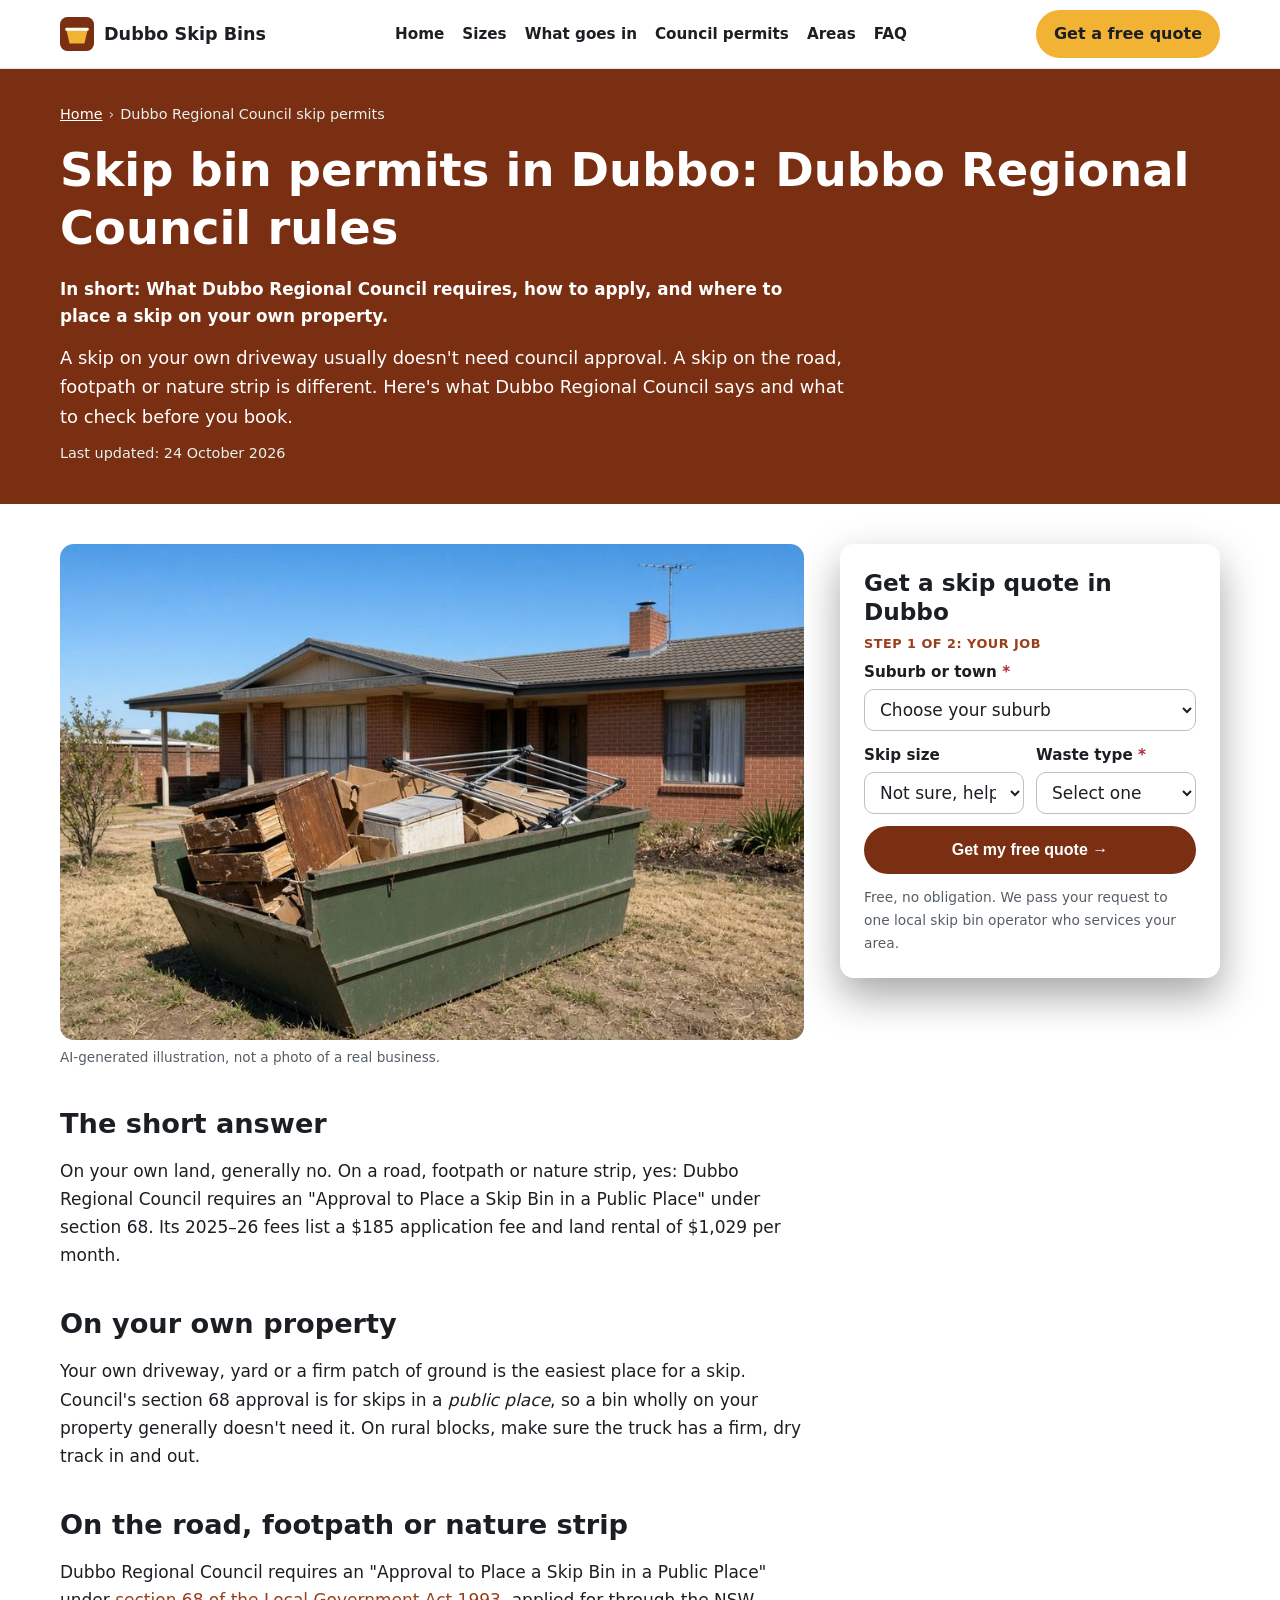
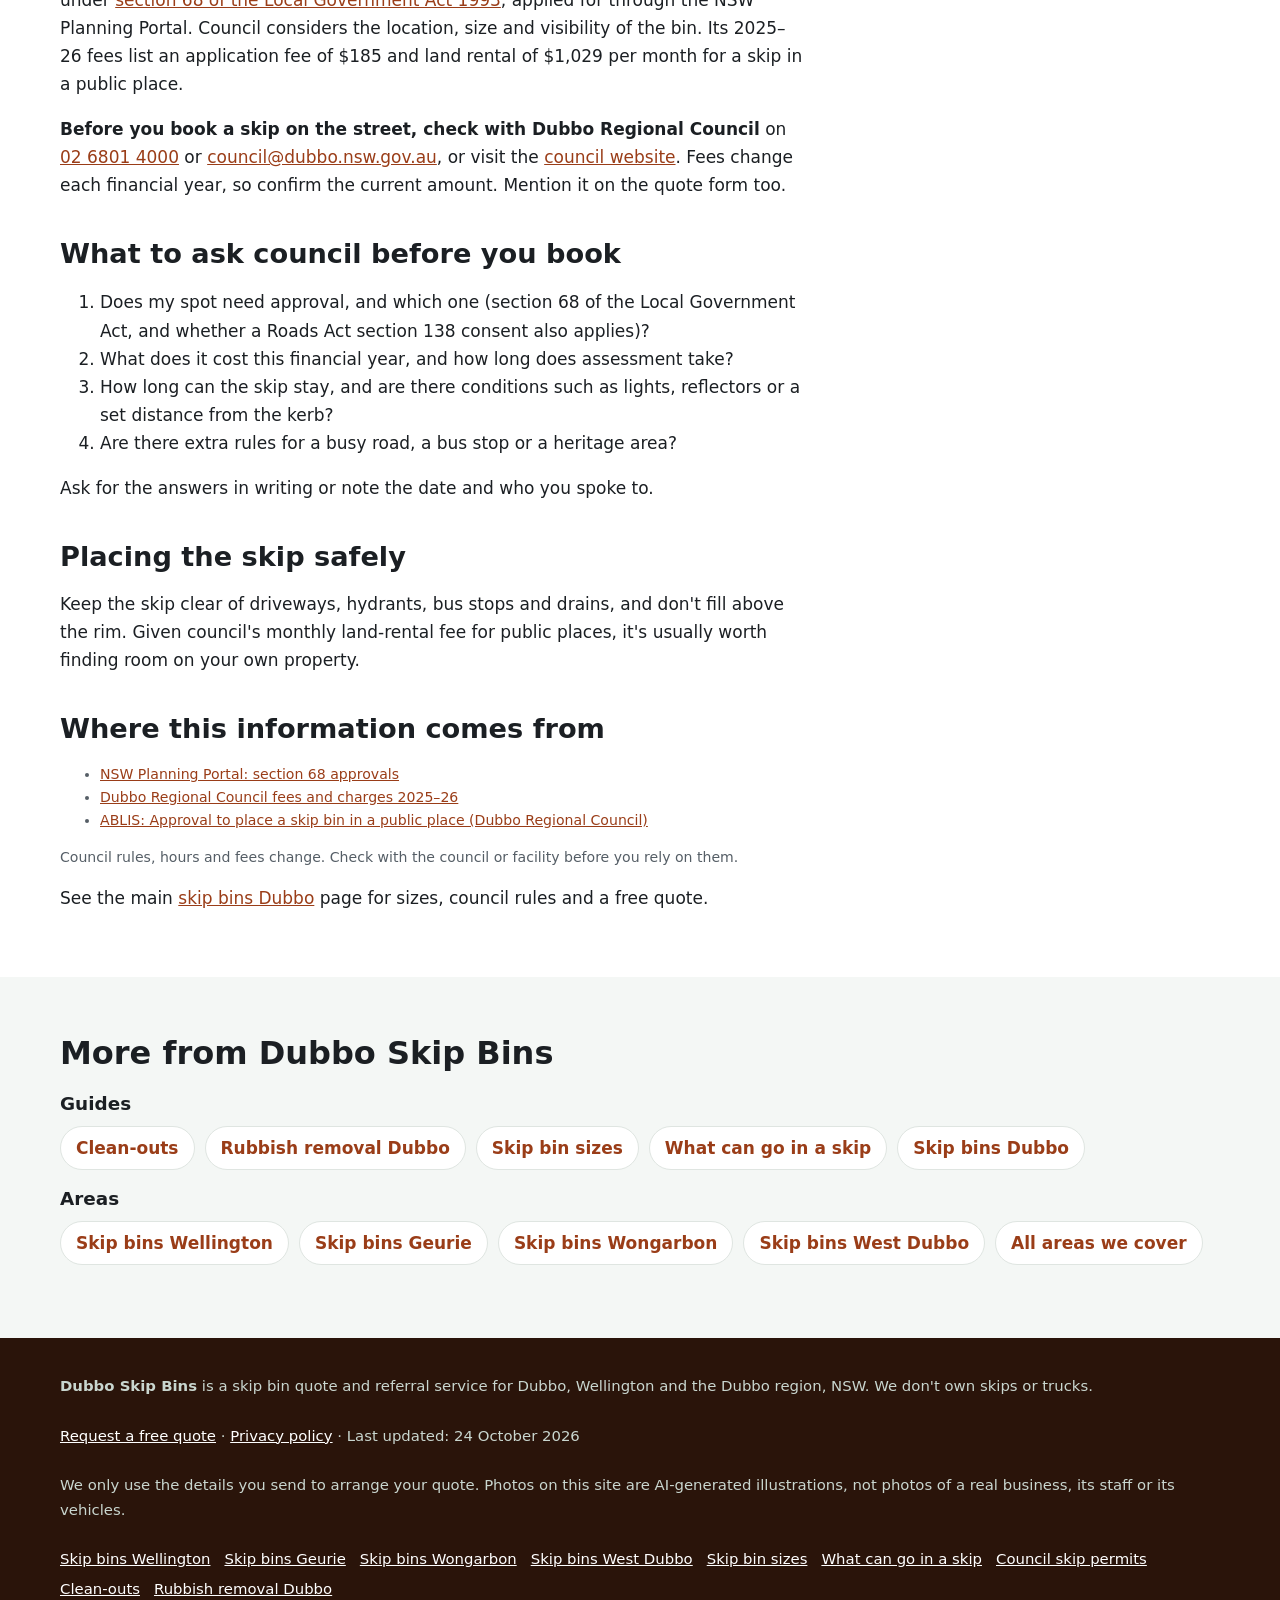
<file: skip-bin-council-permit/index.html>
<!doctype html>
<html lang="en-AU">
<head>
<meta charset="utf-8">
<meta name="viewport" content="width=device-width, initial-scale=1">
<title>Skip Bin Permit Dubbo | Dubbo Regional Council Rules for Skips on the Street</title>
<meta name="description" content="Do you need a permit to put a skip bin on the road in Dubbo? What Dubbo Regional Council requires, how to apply, and where to place a skip on your own property.">
<link rel="canonical" href="https://dubboskipbins.com/skip-bin-council-permit/">
<link rel="icon" href="/favicon.svg" type="image/svg+xml">
<meta name="theme-color" content="#7a2e12">
<meta property="og:type" content="article">
<meta property="og:locale" content="en_AU">
<meta property="og:site_name" content="Dubbo Skip Bins">
<meta property="og:title" content="Skip Bin Permit Dubbo | Dubbo Regional Council Rules for Skips on the Street">
<meta property="og:description" content="Do you need a permit to put a skip bin on the road in Dubbo? What Dubbo Regional Council requires, how to apply, and where to place a skip on your own property.">
<meta property="og:url" content="https://dubboskipbins.com/skip-bin-council-permit/">
<meta property="og:image" content="https://dubboskipbins.com/img/hero.jpg">
<meta name="twitter:card" content="summary_large_image">
<script>document.documentElement.classList.add('js')</script>
<link rel="stylesheet" href="/styles.css">

<!-- Google tag (gtag.js) -->
<script async src="https://www.googletagmanager.com/gtag/js?id=G-88SLKTYWD8"></script>
<script>
  window.dataLayer = window.dataLayer || [];
  function gtag(){dataLayer.push(arguments);}
  gtag('js', new Date());
  gtag('config', 'G-88SLKTYWD8');
</script>

<script type="application/ld+json">
{
 "@context": "https://schema.org",
 "@type": "WebPage",
 "@id": "https://dubboskipbins.com/skip-bin-council-permit/#webpage",
 "url": "https://dubboskipbins.com/skip-bin-council-permit/",
 "name": "Skip Bin Permit Dubbo | Dubbo Regional Council Rules for Skips on the Street",
 "description": "Do you need a permit to put a skip bin on the road in Dubbo? What Dubbo Regional Council requires, how to apply, and where to place a skip on your own property.",
 "inLanguage": "en-AU",
 "dateModified": "2026-10-24",
 "isPartOf": {
  "@id": "https://dubboskipbins.com/#website"
 }
}
</script>
<script type="application/ld+json">
{
 "@context": "https://schema.org",
 "@type": "BreadcrumbList",
 "itemListElement": [
  {
   "@type": "ListItem",
   "position": 1,
   "name": "Home",
   "item": "https://dubboskipbins.com/"
  },
  {
   "@type": "ListItem",
   "position": 2,
   "name": "Dubbo Regional Council skip permits",
   "item": "https://dubboskipbins.com/skip-bin-council-permit/"
  }
 ]
}
</script>
<script type="application/ld+json">
{
 "@context": "https://schema.org",
 "@type": "Service",
 "@id": "https://dubboskipbins.com/skip-bin-council-permit/#service",
 "name": "Skip bin placement advice in Dubbo",
 "serviceType": "Skip bin hire",
 "description": "Do you need a permit to put a skip bin on the road in Dubbo? What Dubbo Regional Council requires, how to apply, and where to place a skip on your own property.",
 "url": "https://dubboskipbins.com/skip-bin-council-permit/",
 "provider": {
  "@type": "Organization",
  "name": "Dubbo Skip Bins",
  "url": "https://dubboskipbins.com/"
 },
 "areaServed": [
  {
   "@type": "Place",
   "name": "Dubbo Regional Council, NSW"
  }
 ]
}
</script>
</head>
<body>
<a class="skip-link" href="#main">Skip to content</a>

<header class="site-header">
  <div class="wrap">
    <a class="brand" href="/" aria-label="Dubbo Skip Bins home">
      <svg viewBox="0 0 64 64" aria-hidden="true"><rect width="64" height="64" rx="14" fill="#7a2e12"/><path d="M12 24h40l-6 26H18z" fill="#f2b233"/><rect x="10" y="20" width="44" height="6" rx="2" fill="#fff"/></svg>
      Dubbo Skip Bins
    </a>
    <nav class="nav" aria-label="Main">
      <a href="/">Home</a>
      <a href="/skip-bin-sizes/">Sizes</a>
      <a href="/what-can-go-in-a-skip/">What goes in</a>
      <a href="/skip-bin-council-permit/">Council permits</a>
      <a href="/#areas">Areas</a>
      <a href="/#faq">FAQ</a>
    </nav>
    <a class="btn btn-call header-call" href="#quote">Get a free quote</a>
  </div>
</header>

<main id="main">
<section class="page-hero" aria-labelledby="h1">
  <div class="wrap">
    <nav class="crumbs" aria-label="Breadcrumb"><ol><li><a href="https://dubboskipbins.com/">Home</a></li><li aria-current="page">Dubbo Regional Council skip permits</li></ol></nav>
    <h1 id="h1">Skip bin permits in Dubbo: Dubbo Regional Council rules</h1>
    <p class="summary">In short: What Dubbo Regional Council requires, how to apply, and where to place a skip on your own property.</p>
    <p class="lead">A skip on your own driveway usually doesn't need council approval. A skip on the road, footpath or nature strip is different. Here's what Dubbo Regional Council says and what to check before you book.</p>
    <p class="updated">Last updated: 24 October 2026</p>
  </div>
</section>
<div class="wrap page-grid">
  <article class="page-body">
<figure><img src="/img/card-home.jpg" width="900" height="600" style="aspect-ratio:3/2;object-fit:cover" alt="Illustration of a skip bin outside a home" decoding="async"><figcaption>AI-generated illustration, not a photo of a real business.</figcaption></figure>
<h2>The short answer</h2>
<p>On your own land, generally no. On a road, footpath or nature strip, yes: Dubbo Regional Council requires an "Approval to Place a Skip Bin in a Public Place" under section 68. Its 2025–26 fees list a $185 application fee and land rental of $1,029 per month.</p>
<h2>On your own property</h2>
<p>Your own driveway, yard or a firm patch of ground is the easiest place for a skip. Council's section 68 approval is for skips in a <em>public place</em>, so a bin wholly on your property generally doesn't need it. On rural blocks, make sure the truck has a firm, dry track in and out.</p>
<h2>On the road, footpath or nature strip</h2>
<p>Dubbo Regional Council requires an "Approval to Place a Skip Bin in a Public Place" under <a href="https://www.planningportal.nsw.gov.au/development-and-assessment/additional-approvals-applications/section-68-approvals" rel="noopener">section 68 of the Local Government Act 1993</a>, applied for through the NSW Planning Portal. Council considers the location, size and visibility of the bin. Its 2025–26 fees list an application fee of $185 and land rental of $1,029 per month for a skip in a public place.</p>
    <p><strong>Before you book a skip on the street, check with Dubbo Regional Council</strong> on <a href="tel:0268014000">02 6801 4000</a> or <a href="mailto:council@dubbo.nsw.gov.au">council@dubbo.nsw.gov.au</a>, or visit the <a href="https://www.dubbo.nsw.gov.au/" rel="noopener">council website</a>. Fees change each financial year, so confirm the current amount. Mention it on the quote form too.</p>
<h2>What to ask council before you book</h2>
<ol><li>Does my spot need approval, and which one (section 68 of the Local Government Act, and whether a Roads Act section 138 consent also applies)?</li><li>What does it cost this financial year, and how long does assessment take?</li><li>How long can the skip stay, and are there conditions such as lights, reflectors or a set distance from the kerb?</li><li>Are there extra rules for a busy road, a bus stop or a heritage area?</li></ol><p>Ask for the answers in writing or note the date and who you spoke to.</p>
<h2>Placing the skip safely</h2>
<p>Keep the skip clear of driveways, hydrants, bus stops and drains, and don't fill above the rim. Given council's monthly land-rental fee for public places, it's usually worth finding room on your own property.</p>
<h2>Where this information comes from</h2>
<ul class="sources"><li><a href="https://www.planningportal.nsw.gov.au/development-and-assessment/additional-approvals-applications/section-68-approvals" rel="noopener">NSW Planning Portal: section 68 approvals</a></li><li><a href="https://www.dubbo.nsw.gov.au/" rel="noopener">Dubbo Regional Council fees and charges 2025–26</a></li><li><a href="https://ablis.business.gov.au/" rel="noopener">ABLIS: Approval to place a skip bin in a public place (Dubbo Regional Council)</a></li></ul>
<p class="sources">Council rules, hours and fees change. Check with the council or facility before you rely on them.</p>

<p class="home-link">See the main <a href="/">skip bins Dubbo</a> page for sizes, council rules and a free quote.</p>
  </article>
  <aside class="page-aside">
    <div class="hero-form-card" id="quote">
      <h2 id="quote-h">Get a skip quote in Dubbo</h2>
      <form class="quote-form two-step" id="quote-form" action="https://formsubmit.co/c8aeae2e6c35559214315c7771d130a6" method="post" novalidate>
        <input type="hidden" name="_subject" value="New quote request – dubboskipbins.com">
        <input type="hidden" name="_captcha" value="true">
        <input type="hidden" name="_template" value="table">
        <input type="hidden" name="_next" value="https://dubboskipbins.com/thanks.html?lead=1">
        <input type="hidden" name="_autoresponse" value="Thanks for your skip bin request. We&#x27;ve received it and are passing it to a local operator, who&#x27;ll be in touch shortly with availability and a price.">
        <input type="text" name="_honey" style="display:none" tabindex="-1" autocomplete="off" aria-hidden="true">
        <input type="hidden" name="source" value="dubboskipbins.com">
        <input type="hidden" name="page" value="/skip-bin-council-permit/">
        <fieldset class="step step-1">
          <legend class="step-label">Step 1 of 2: your job</legend>
          <div class="full"><label for="suburb">Suburb or town <span class="req" aria-hidden="true">*</span></label>
            <select id="suburb" name="suburb" required><option value="">Choose your suburb</option><option>Dubbo</option><option>West Dubbo</option><option>South Dubbo</option><option>East Dubbo</option><option>Delroy Park</option><option>Keswick Estate</option><option>Southlakes Estate</option><option>Brocklehurst</option><option>Wongarbon</option><option>Eumungerie</option><option>Geurie</option><option>Wellington</option><option>Ballimore</option><option>Mogriguy</option><option>Rawsonville</option><option>Toongi</option><option>Stuart Town</option><option value="Other">Other (tell us below)</option></select></div>
          <div class="full other-wrap"><label for="suburb_other">Other suburb or town</label><input id="suburb_other" name="suburb_other" type="text" autocomplete="address-level2"></div>
          <div><label for="size">Skip size</label>
            <select id="size" name="skip_size"><option value="Not sure">Not sure, help me choose</option><option>Skip bag (about 1 m³)</option><option>2 m³</option><option>3 m³</option><option>4 m³</option><option>6 m³</option><option>8 m³</option><option>9 m³</option><option>10–12 m³</option><option>Larger / hook-lift</option></select></div>
          <div><label for="waste">Waste type <span class="req" aria-hidden="true">*</span></label>
            <select id="waste" name="waste_type" required><option value="">Select one</option><option>General household</option><option>Green waste</option><option>Mixed renovation / building</option><option>Soil, concrete or bricks</option><option>Mixed, not sure</option><option>May contain asbestos</option></select></div>
          <div class="full js-only"><button class="btn btn-primary btn-block" type="button" id="to-step-2">Get my free quote →</button></div>
          <p class="microcopy full">Free, no obligation. We pass your request to one local skip bin operator who services your area.</p>
          <p class="form-error full" id="step1-error" role="alert" hidden>Please choose your suburb and waste type.</p>
        </fieldset>
        <fieldset class="step step-2" id="step-2">
          <legend class="step-label">Step 2 of 2: your details</legend>
          <div><label for="name">Name <span class="req" aria-hidden="true">*</span></label><input id="name" name="name" type="text" autocomplete="name" required></div>
          <div><label for="phone">Phone <span class="req" aria-hidden="true">*</span></label><input id="phone" name="phone" type="tel" autocomplete="tel" inputmode="tel" required></div>
          <div><label for="email">Email</label><input id="email" name="email" type="email" autocomplete="email"></div>
          <div><label for="date">Delivery date</label><input id="date" name="preferred_date" type="date"></div>
          <div class="full"><label for="message">Anything else?</label><textarea id="message" name="message" rows="2" placeholder="e.g. new build in Keswick, rural property access, 7 days"></textarea></div>
          <p class="consent full">By sending this form you agree we can share your details with one local skip bin operator so they can quote for your job. See our <a href="/privacy.html">privacy policy</a>.</p>
          <div class="full step2-actions"><button class="btn btn-primary" type="submit">Send my quote request</button><button class="btn-link js-only" type="button" id="back-1">← Back</button></div>
        </fieldset>
      </form>
    </div>
  </aside>
</div>
<section class="alt" aria-labelledby="more-h">
  <div class="wrap">
    <h2 id="more-h">More from Dubbo Skip Bins</h2>
    <h3>Guides</h3>
    <ul class="link-list"><li><a href="/clean-outs/">Clean-outs</a></li><li><a href="/rubbish-removal-dubbo/">Rubbish removal Dubbo</a></li><li><a href="/skip-bin-sizes/">Skip bin sizes</a></li><li><a href="/what-can-go-in-a-skip/">What can go in a skip</a></li><li><a href="/">Skip bins Dubbo</a></li></ul>
    <h3>Areas</h3>
    <ul class="link-list"><li><a href="/skip-bins-wellington/">Skip bins Wellington</a></li><li><a href="/skip-bins-geurie/">Skip bins Geurie</a></li><li><a href="/skip-bins-wongarbon/">Skip bins Wongarbon</a></li><li><a href="/skip-bins-west-dubbo/">Skip bins West Dubbo</a></li><li><a href="/#areas">All areas we cover</a></li></ul>
  </div>
</section>
</main>

<footer class="site-footer">
  <div class="wrap">
    <p><strong>Dubbo Skip Bins</strong> is a skip bin quote and referral service for Dubbo, Wellington and the Dubbo region, NSW. We don't own skips or trucks.</p>
    <p><a href="#quote">Request a free quote</a> · <a href="/privacy.html">Privacy policy</a> · Last updated: 24 October 2026</p>
    <p>We only use the details you send to arrange your quote. Photos on this site are AI-generated illustrations, not photos of a real business, its staff or its vehicles.</p>
    <p class="footer-links"><a href="/skip-bins-wellington/">Skip bins Wellington</a> <a href="/skip-bins-geurie/">Skip bins Geurie</a> <a href="/skip-bins-wongarbon/">Skip bins Wongarbon</a> <a href="/skip-bins-west-dubbo/">Skip bins West Dubbo</a> <a href="/skip-bin-sizes/">Skip bin sizes</a> <a href="/what-can-go-in-a-skip/">What can go in a skip</a> <a href="/skip-bin-council-permit/">Council skip permits</a> <a href="/clean-outs/">Clean-outs</a> <a href="/rubbish-removal-dubbo/">Rubbish removal Dubbo</a></p>
  </div>
</footer>

<div class="mobile-call" aria-label="Quick contact">
  <a class="btn btn-call" href="#quote">Get a free quote</a>
</div>
<script src="/form.js" defer></script>
</body>
</html>
</file>
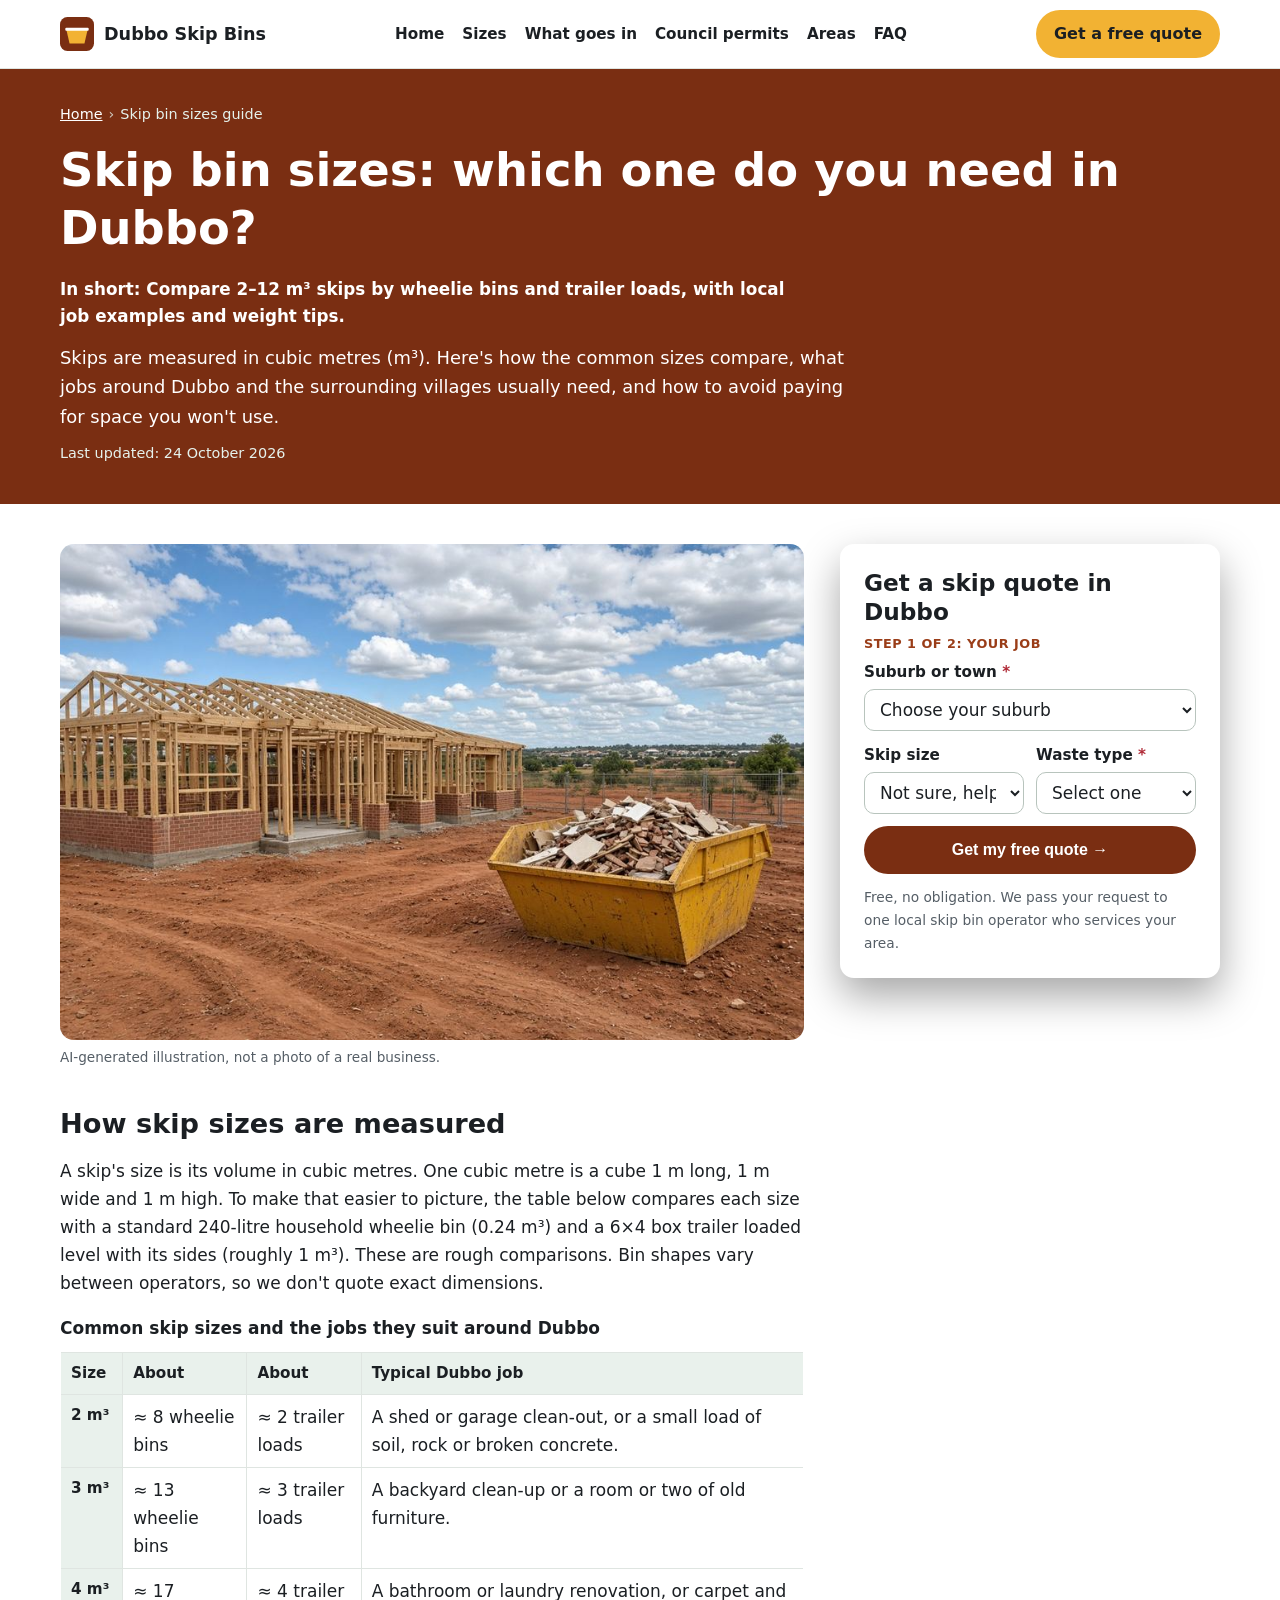
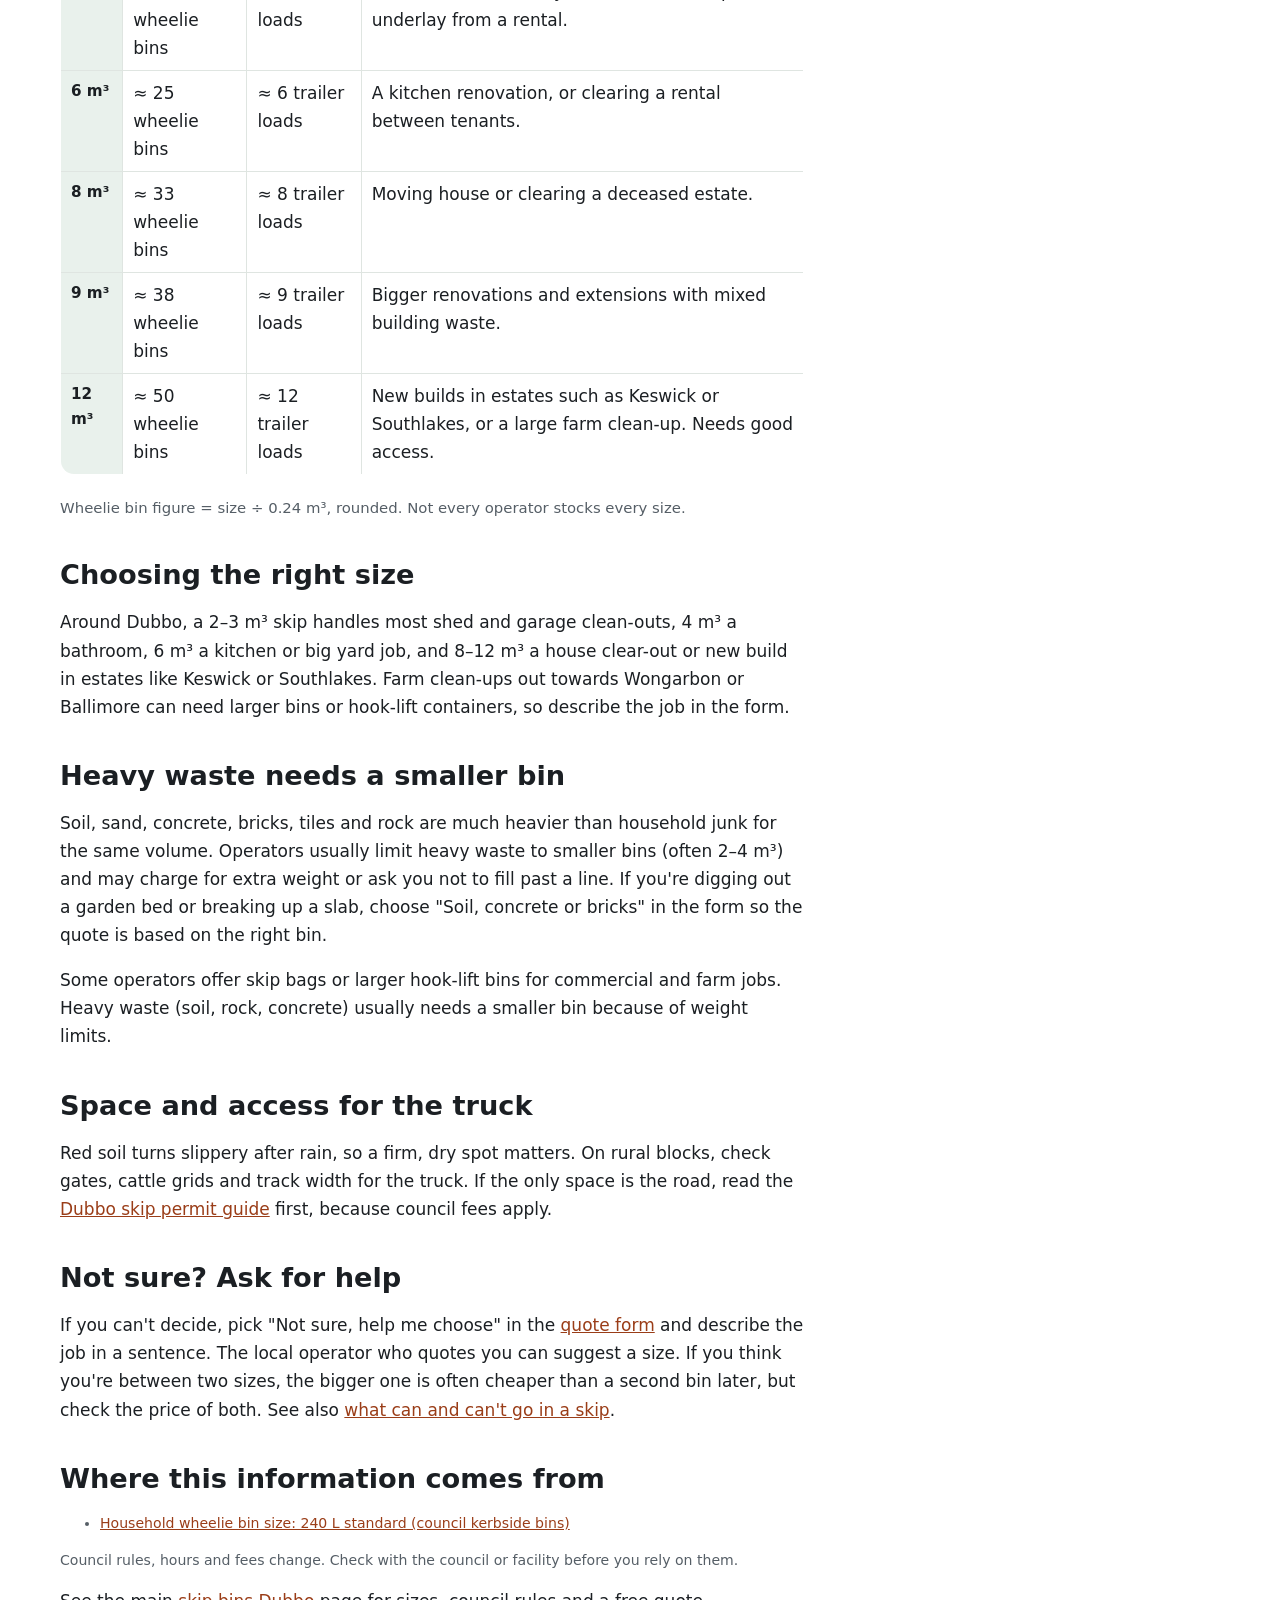
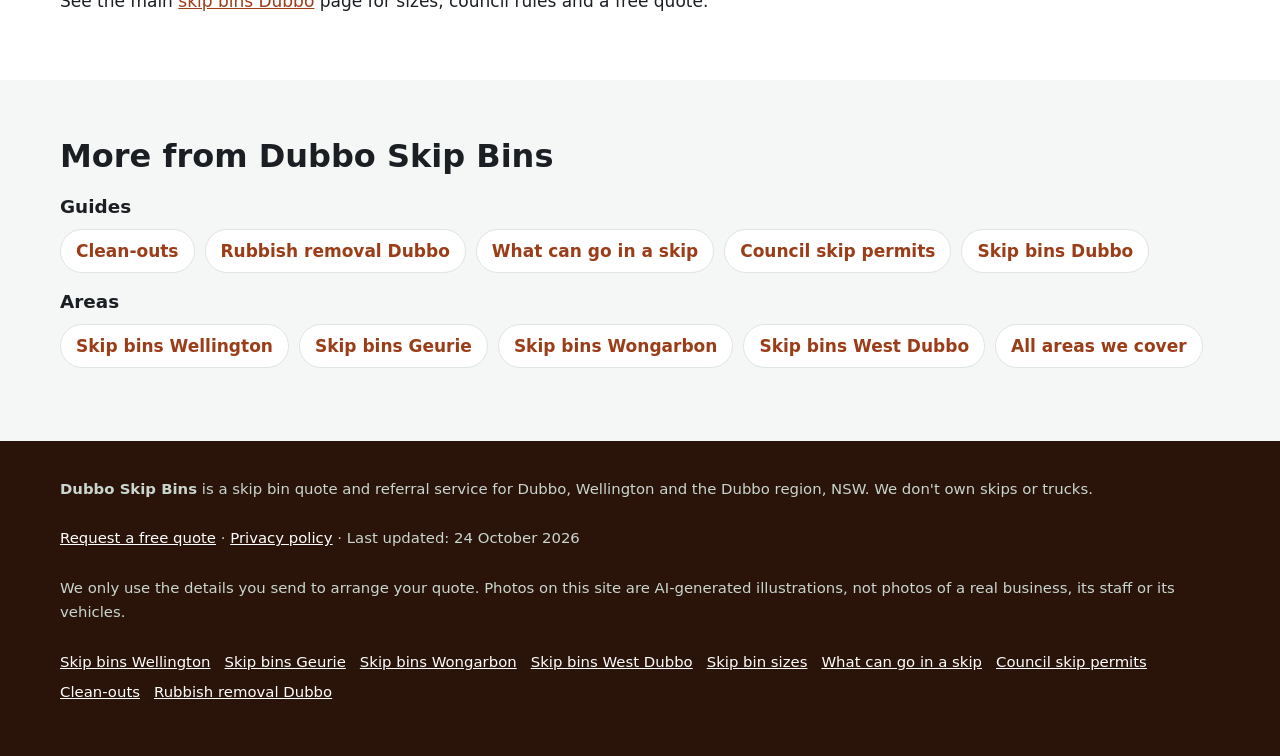
<file: skip-bin-sizes/index.html>
<!doctype html>
<html lang="en-AU">
<head>
<meta charset="utf-8">
<meta name="viewport" content="width=device-width, initial-scale=1">
<title>Skip Bin Sizes Guide for Dubbo | 2 m³ to 12 m³ Explained</title>
<meta name="description" content="What size skip bin do you need in Dubbo? Compare 2–12 m³ skips by wheelie bins and trailer loads, with local job examples and weight tips.">
<link rel="canonical" href="https://dubboskipbins.com/skip-bin-sizes/">
<link rel="icon" href="/favicon.svg" type="image/svg+xml">
<meta name="theme-color" content="#7a2e12">
<meta property="og:type" content="article">
<meta property="og:locale" content="en_AU">
<meta property="og:site_name" content="Dubbo Skip Bins">
<meta property="og:title" content="Skip Bin Sizes Guide for Dubbo | 2 m³ to 12 m³ Explained">
<meta property="og:description" content="What size skip bin do you need in Dubbo? Compare 2–12 m³ skips by wheelie bins and trailer loads, with local job examples and weight tips.">
<meta property="og:url" content="https://dubboskipbins.com/skip-bin-sizes/">
<meta property="og:image" content="https://dubboskipbins.com/img/hero.jpg">
<meta name="twitter:card" content="summary_large_image">
<script>document.documentElement.classList.add('js')</script>
<link rel="stylesheet" href="/styles.css">

<!-- Google tag (gtag.js) -->
<script async src="https://www.googletagmanager.com/gtag/js?id=G-88SLKTYWD8"></script>
<script>
  window.dataLayer = window.dataLayer || [];
  function gtag(){dataLayer.push(arguments);}
  gtag('js', new Date());
  gtag('config', 'G-88SLKTYWD8');
</script>

<script type="application/ld+json">
{
 "@context": "https://schema.org",
 "@type": "WebPage",
 "@id": "https://dubboskipbins.com/skip-bin-sizes/#webpage",
 "url": "https://dubboskipbins.com/skip-bin-sizes/",
 "name": "Skip Bin Sizes Guide for Dubbo | 2 m³ to 12 m³ Explained",
 "description": "What size skip bin do you need in Dubbo? Compare 2–12 m³ skips by wheelie bins and trailer loads, with local job examples and weight tips.",
 "inLanguage": "en-AU",
 "dateModified": "2026-10-24",
 "isPartOf": {
  "@id": "https://dubboskipbins.com/#website"
 }
}
</script>
<script type="application/ld+json">
{
 "@context": "https://schema.org",
 "@type": "BreadcrumbList",
 "itemListElement": [
  {
   "@type": "ListItem",
   "position": 1,
   "name": "Home",
   "item": "https://dubboskipbins.com/"
  },
  {
   "@type": "ListItem",
   "position": 2,
   "name": "Skip bin sizes guide",
   "item": "https://dubboskipbins.com/skip-bin-sizes/"
  }
 ]
}
</script>
<script type="application/ld+json">
{
 "@context": "https://schema.org",
 "@type": "Service",
 "@id": "https://dubboskipbins.com/skip-bin-sizes/#service",
 "name": "Skip bin size advice and quotes in Dubbo",
 "serviceType": "Skip bin hire",
 "description": "What size skip bin do you need in Dubbo? Compare 2–12 m³ skips by wheelie bins and trailer loads, with local job examples and weight tips.",
 "url": "https://dubboskipbins.com/skip-bin-sizes/",
 "provider": {
  "@type": "Organization",
  "name": "Dubbo Skip Bins",
  "url": "https://dubboskipbins.com/"
 },
 "areaServed": [
  {
   "@type": "Place",
   "name": "Dubbo, NSW"
  }
 ]
}
</script>
</head>
<body>
<a class="skip-link" href="#main">Skip to content</a>

<header class="site-header">
  <div class="wrap">
    <a class="brand" href="/" aria-label="Dubbo Skip Bins home">
      <svg viewBox="0 0 64 64" aria-hidden="true"><rect width="64" height="64" rx="14" fill="#7a2e12"/><path d="M12 24h40l-6 26H18z" fill="#f2b233"/><rect x="10" y="20" width="44" height="6" rx="2" fill="#fff"/></svg>
      Dubbo Skip Bins
    </a>
    <nav class="nav" aria-label="Main">
      <a href="/">Home</a>
      <a href="/skip-bin-sizes/">Sizes</a>
      <a href="/what-can-go-in-a-skip/">What goes in</a>
      <a href="/skip-bin-council-permit/">Council permits</a>
      <a href="/#areas">Areas</a>
      <a href="/#faq">FAQ</a>
    </nav>
    <a class="btn btn-call header-call" href="#quote">Get a free quote</a>
  </div>
</header>

<main id="main">
<section class="page-hero" aria-labelledby="h1">
  <div class="wrap">
    <nav class="crumbs" aria-label="Breadcrumb"><ol><li><a href="https://dubboskipbins.com/">Home</a></li><li aria-current="page">Skip bin sizes guide</li></ol></nav>
    <h1 id="h1">Skip bin sizes: which one do you need in Dubbo?</h1>
    <p class="summary">In short: Compare 2–12 m³ skips by wheelie bins and trailer loads, with local job examples and weight tips.</p>
    <p class="lead">Skips are measured in cubic metres (m³). Here's how the common sizes compare, what jobs around Dubbo and the surrounding villages usually need, and how to avoid paying for space you won't use.</p>
    <p class="updated">Last updated: 24 October 2026</p>
  </div>
</section>
<div class="wrap page-grid">
  <article class="page-body">
<figure><img src="/img/card-build.jpg" width="900" height="600" style="aspect-ratio:3/2;object-fit:cover" alt="Illustration of a skip bin on a building site" decoding="async"><figcaption>AI-generated illustration, not a photo of a real business.</figcaption></figure>
<h2>How skip sizes are measured</h2>
<p>A skip's size is its volume in cubic metres. One cubic metre is a cube 1 m long, 1 m wide and 1 m high. To make that easier to picture, the table below compares each size with a standard 240-litre household wheelie bin (0.24 m³) and a 6×4 box trailer loaded level with its sides (roughly 1 m³). These are rough comparisons. Bin shapes vary between operators, so we don't quote exact dimensions.</p>
<div class="table-scroll"><table><caption>Common skip sizes and the jobs they suit around Dubbo</caption><thead><tr><th scope="col">Size</th><th scope="col">About</th><th scope="col">About</th><th scope="col">Typical Dubbo job</th></tr></thead><tbody><tr><th scope="row">2 m³</th><td>≈ 8 wheelie bins</td><td>≈ 2 trailer loads</td><td>A shed or garage clean-out, or a small load of soil, rock or broken concrete.</td></tr><tr><th scope="row">3 m³</th><td>≈ 13 wheelie bins</td><td>≈ 3 trailer loads</td><td>A backyard clean-up or a room or two of old furniture.</td></tr><tr><th scope="row">4 m³</th><td>≈ 17 wheelie bins</td><td>≈ 4 trailer loads</td><td>A bathroom or laundry renovation, or carpet and underlay from a rental.</td></tr><tr><th scope="row">6 m³</th><td>≈ 25 wheelie bins</td><td>≈ 6 trailer loads</td><td>A kitchen renovation, or clearing a rental between tenants.</td></tr><tr><th scope="row">8 m³</th><td>≈ 33 wheelie bins</td><td>≈ 8 trailer loads</td><td>Moving house or clearing a deceased estate.</td></tr><tr><th scope="row">9 m³</th><td>≈ 38 wheelie bins</td><td>≈ 9 trailer loads</td><td>Bigger renovations and extensions with mixed building waste.</td></tr><tr><th scope="row">12 m³</th><td>≈ 50 wheelie bins</td><td>≈ 12 trailer loads</td><td>New builds in estates such as Keswick or Southlakes, or a large farm clean-up. Needs good access.</td></tr></tbody></table></div>
<p class="note">Wheelie bin figure = size ÷ 0.24 m³, rounded. Not every operator stocks every size.</p>
<h2>Choosing the right size</h2>
<p>Around Dubbo, a 2–3 m³ skip handles most shed and garage clean-outs, 4 m³ a bathroom, 6 m³ a kitchen or big yard job, and 8–12 m³ a house clear-out or new build in estates like Keswick or Southlakes. Farm clean-ups out towards Wongarbon or Ballimore can need larger bins or hook-lift containers, so describe the job in the form.</p>
<h2>Heavy waste needs a smaller bin</h2>
<p>Soil, sand, concrete, bricks, tiles and rock are much heavier than household junk for the same volume. Operators usually limit heavy waste to smaller bins (often 2–4 m³) and may charge for extra weight or ask you not to fill past a line. If you're digging out a garden bed or breaking up a slab, choose "Soil, concrete or bricks" in the form so the quote is based on the right bin.</p><p>Some operators offer skip bags or larger hook-lift bins for commercial and farm jobs. Heavy waste (soil, rock, concrete) usually needs a smaller bin because of weight limits.</p>
<h2>Space and access for the truck</h2>
<p>Red soil turns slippery after rain, so a firm, dry spot matters. On rural blocks, check gates, cattle grids and track width for the truck. If the only space is the road, read the <a href="/skip-bin-council-permit/">Dubbo skip permit guide</a> first, because council fees apply.</p>
<h2>Not sure? Ask for help</h2>
<p>If you can't decide, pick "Not sure, help me choose" in the <a href="#quote">quote form</a> and describe the job in a sentence. The local operator who quotes you can suggest a size. If you think you're between two sizes, the bigger one is often cheaper than a second bin later, but check the price of both. See also <a href="/what-can-go-in-a-skip/">what can and can't go in a skip</a>.</p>
<h2>Where this information comes from</h2>
<ul class="sources"><li><a href="https://www.dubbo.nsw.gov.au/" rel="noopener">Household wheelie bin size: 240 L standard (council kerbside bins)</a></li></ul>
<p class="sources">Council rules, hours and fees change. Check with the council or facility before you rely on them.</p>

<p class="home-link">See the main <a href="/">skip bins Dubbo</a> page for sizes, council rules and a free quote.</p>
  </article>
  <aside class="page-aside">
    <div class="hero-form-card" id="quote">
      <h2 id="quote-h">Get a skip quote in Dubbo</h2>
      <form class="quote-form two-step" id="quote-form" action="https://formsubmit.co/c8aeae2e6c35559214315c7771d130a6" method="post" novalidate>
        <input type="hidden" name="_subject" value="New quote request – dubboskipbins.com">
        <input type="hidden" name="_captcha" value="true">
        <input type="hidden" name="_template" value="table">
        <input type="hidden" name="_next" value="https://dubboskipbins.com/thanks.html?lead=1">
        <input type="hidden" name="_autoresponse" value="Thanks for your skip bin request. We&#x27;ve received it and are passing it to a local operator, who&#x27;ll be in touch shortly with availability and a price.">
        <input type="text" name="_honey" style="display:none" tabindex="-1" autocomplete="off" aria-hidden="true">
        <input type="hidden" name="source" value="dubboskipbins.com">
        <input type="hidden" name="page" value="/skip-bin-sizes/">
        <fieldset class="step step-1">
          <legend class="step-label">Step 1 of 2: your job</legend>
          <div class="full"><label for="suburb">Suburb or town <span class="req" aria-hidden="true">*</span></label>
            <select id="suburb" name="suburb" required><option value="">Choose your suburb</option><option>Dubbo</option><option>West Dubbo</option><option>South Dubbo</option><option>East Dubbo</option><option>Delroy Park</option><option>Keswick Estate</option><option>Southlakes Estate</option><option>Brocklehurst</option><option>Wongarbon</option><option>Eumungerie</option><option>Geurie</option><option>Wellington</option><option>Ballimore</option><option>Mogriguy</option><option>Rawsonville</option><option>Toongi</option><option>Stuart Town</option><option value="Other">Other (tell us below)</option></select></div>
          <div class="full other-wrap"><label for="suburb_other">Other suburb or town</label><input id="suburb_other" name="suburb_other" type="text" autocomplete="address-level2"></div>
          <div><label for="size">Skip size</label>
            <select id="size" name="skip_size"><option value="Not sure">Not sure, help me choose</option><option>Skip bag (about 1 m³)</option><option>2 m³</option><option>3 m³</option><option>4 m³</option><option>6 m³</option><option>8 m³</option><option>9 m³</option><option>10–12 m³</option><option>Larger / hook-lift</option></select></div>
          <div><label for="waste">Waste type <span class="req" aria-hidden="true">*</span></label>
            <select id="waste" name="waste_type" required><option value="">Select one</option><option>General household</option><option>Green waste</option><option>Mixed renovation / building</option><option>Soil, concrete or bricks</option><option>Mixed, not sure</option><option>May contain asbestos</option></select></div>
          <div class="full js-only"><button class="btn btn-primary btn-block" type="button" id="to-step-2">Get my free quote →</button></div>
          <p class="microcopy full">Free, no obligation. We pass your request to one local skip bin operator who services your area.</p>
          <p class="form-error full" id="step1-error" role="alert" hidden>Please choose your suburb and waste type.</p>
        </fieldset>
        <fieldset class="step step-2" id="step-2">
          <legend class="step-label">Step 2 of 2: your details</legend>
          <div><label for="name">Name <span class="req" aria-hidden="true">*</span></label><input id="name" name="name" type="text" autocomplete="name" required></div>
          <div><label for="phone">Phone <span class="req" aria-hidden="true">*</span></label><input id="phone" name="phone" type="tel" autocomplete="tel" inputmode="tel" required></div>
          <div><label for="email">Email</label><input id="email" name="email" type="email" autocomplete="email"></div>
          <div><label for="date">Delivery date</label><input id="date" name="preferred_date" type="date"></div>
          <div class="full"><label for="message">Anything else?</label><textarea id="message" name="message" rows="2" placeholder="e.g. new build in Keswick, rural property access, 7 days"></textarea></div>
          <p class="consent full">By sending this form you agree we can share your details with one local skip bin operator so they can quote for your job. See our <a href="/privacy.html">privacy policy</a>.</p>
          <div class="full step2-actions"><button class="btn btn-primary" type="submit">Send my quote request</button><button class="btn-link js-only" type="button" id="back-1">← Back</button></div>
        </fieldset>
      </form>
    </div>
  </aside>
</div>
<section class="alt" aria-labelledby="more-h">
  <div class="wrap">
    <h2 id="more-h">More from Dubbo Skip Bins</h2>
    <h3>Guides</h3>
    <ul class="link-list"><li><a href="/clean-outs/">Clean-outs</a></li><li><a href="/rubbish-removal-dubbo/">Rubbish removal Dubbo</a></li><li><a href="/what-can-go-in-a-skip/">What can go in a skip</a></li><li><a href="/skip-bin-council-permit/">Council skip permits</a></li><li><a href="/">Skip bins Dubbo</a></li></ul>
    <h3>Areas</h3>
    <ul class="link-list"><li><a href="/skip-bins-wellington/">Skip bins Wellington</a></li><li><a href="/skip-bins-geurie/">Skip bins Geurie</a></li><li><a href="/skip-bins-wongarbon/">Skip bins Wongarbon</a></li><li><a href="/skip-bins-west-dubbo/">Skip bins West Dubbo</a></li><li><a href="/#areas">All areas we cover</a></li></ul>
  </div>
</section>
</main>

<footer class="site-footer">
  <div class="wrap">
    <p><strong>Dubbo Skip Bins</strong> is a skip bin quote and referral service for Dubbo, Wellington and the Dubbo region, NSW. We don't own skips or trucks.</p>
    <p><a href="#quote">Request a free quote</a> · <a href="/privacy.html">Privacy policy</a> · Last updated: 24 October 2026</p>
    <p>We only use the details you send to arrange your quote. Photos on this site are AI-generated illustrations, not photos of a real business, its staff or its vehicles.</p>
    <p class="footer-links"><a href="/skip-bins-wellington/">Skip bins Wellington</a> <a href="/skip-bins-geurie/">Skip bins Geurie</a> <a href="/skip-bins-wongarbon/">Skip bins Wongarbon</a> <a href="/skip-bins-west-dubbo/">Skip bins West Dubbo</a> <a href="/skip-bin-sizes/">Skip bin sizes</a> <a href="/what-can-go-in-a-skip/">What can go in a skip</a> <a href="/skip-bin-council-permit/">Council skip permits</a> <a href="/clean-outs/">Clean-outs</a> <a href="/rubbish-removal-dubbo/">Rubbish removal Dubbo</a></p>
  </div>
</footer>

<div class="mobile-call" aria-label="Quick contact">
  <a class="btn btn-call" href="#quote">Get a free quote</a>
</div>
<script src="/form.js" defer></script>
</body>
</html>
</file>
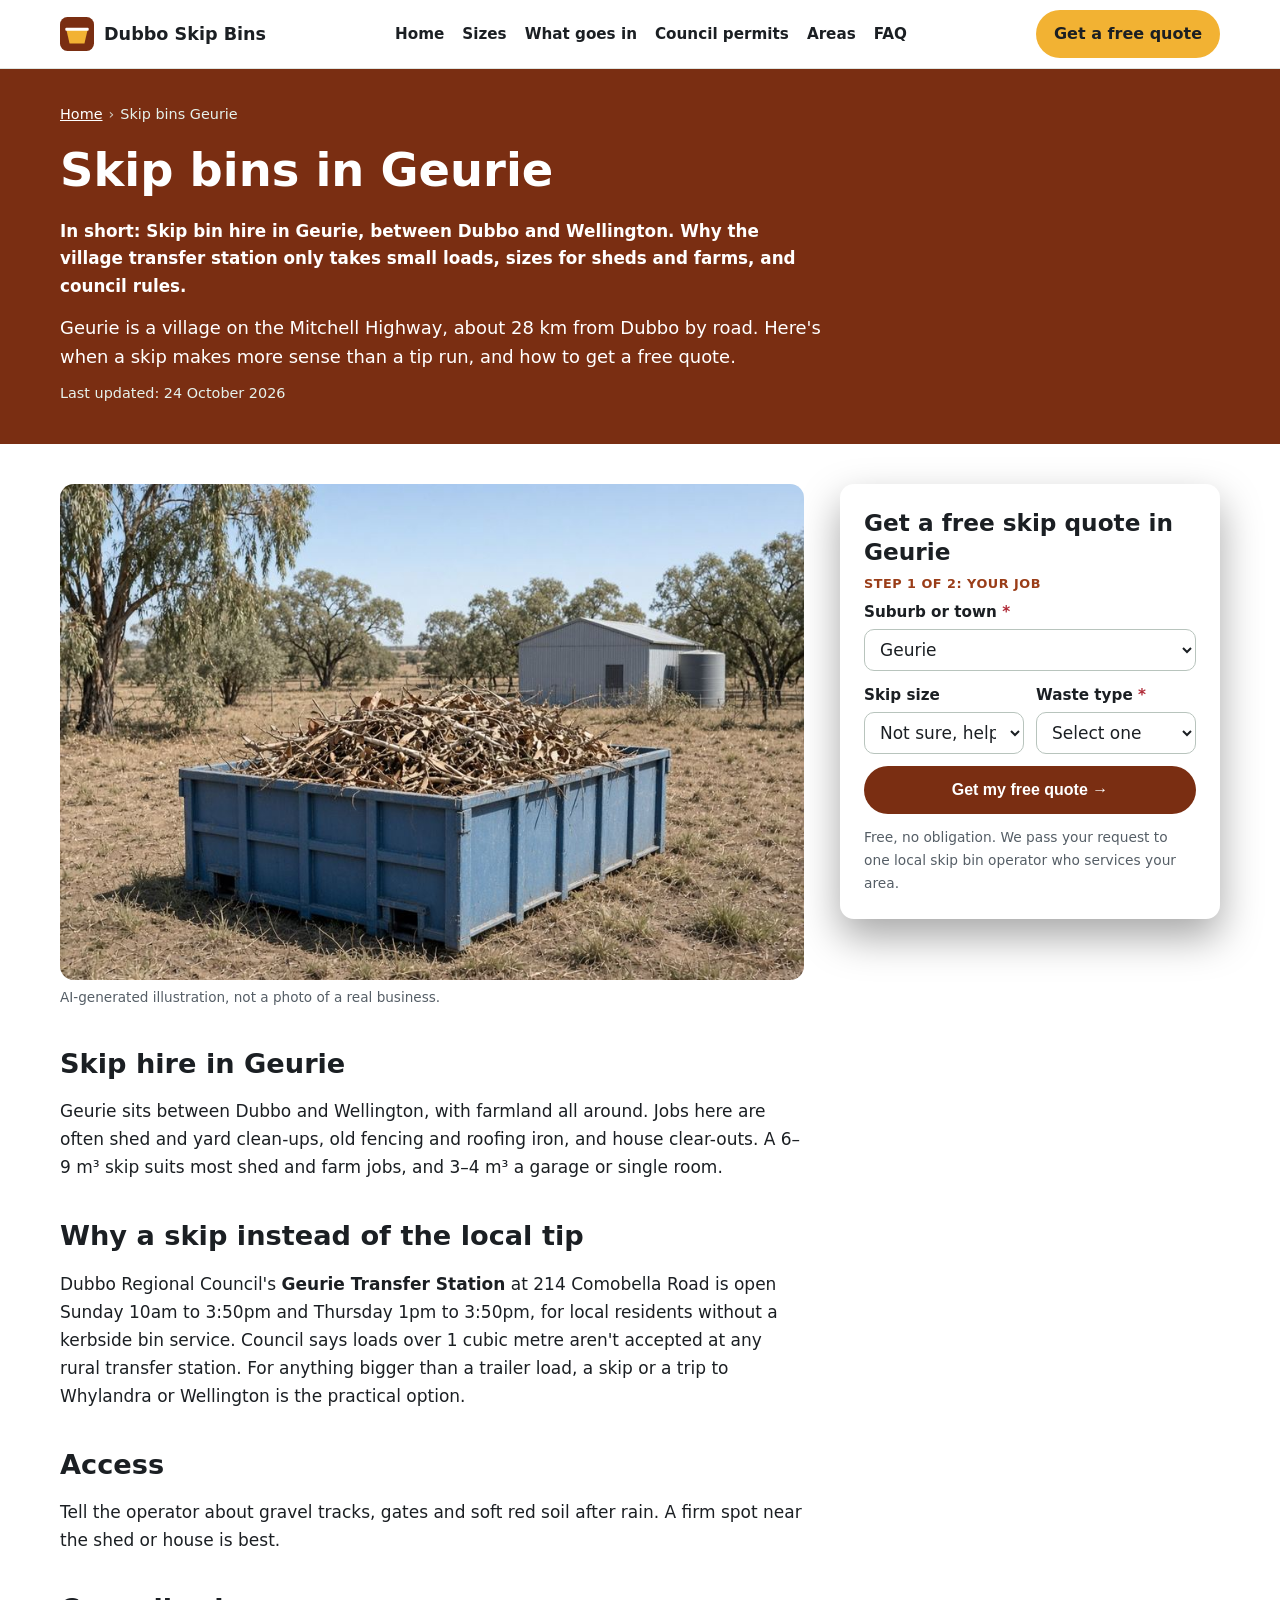
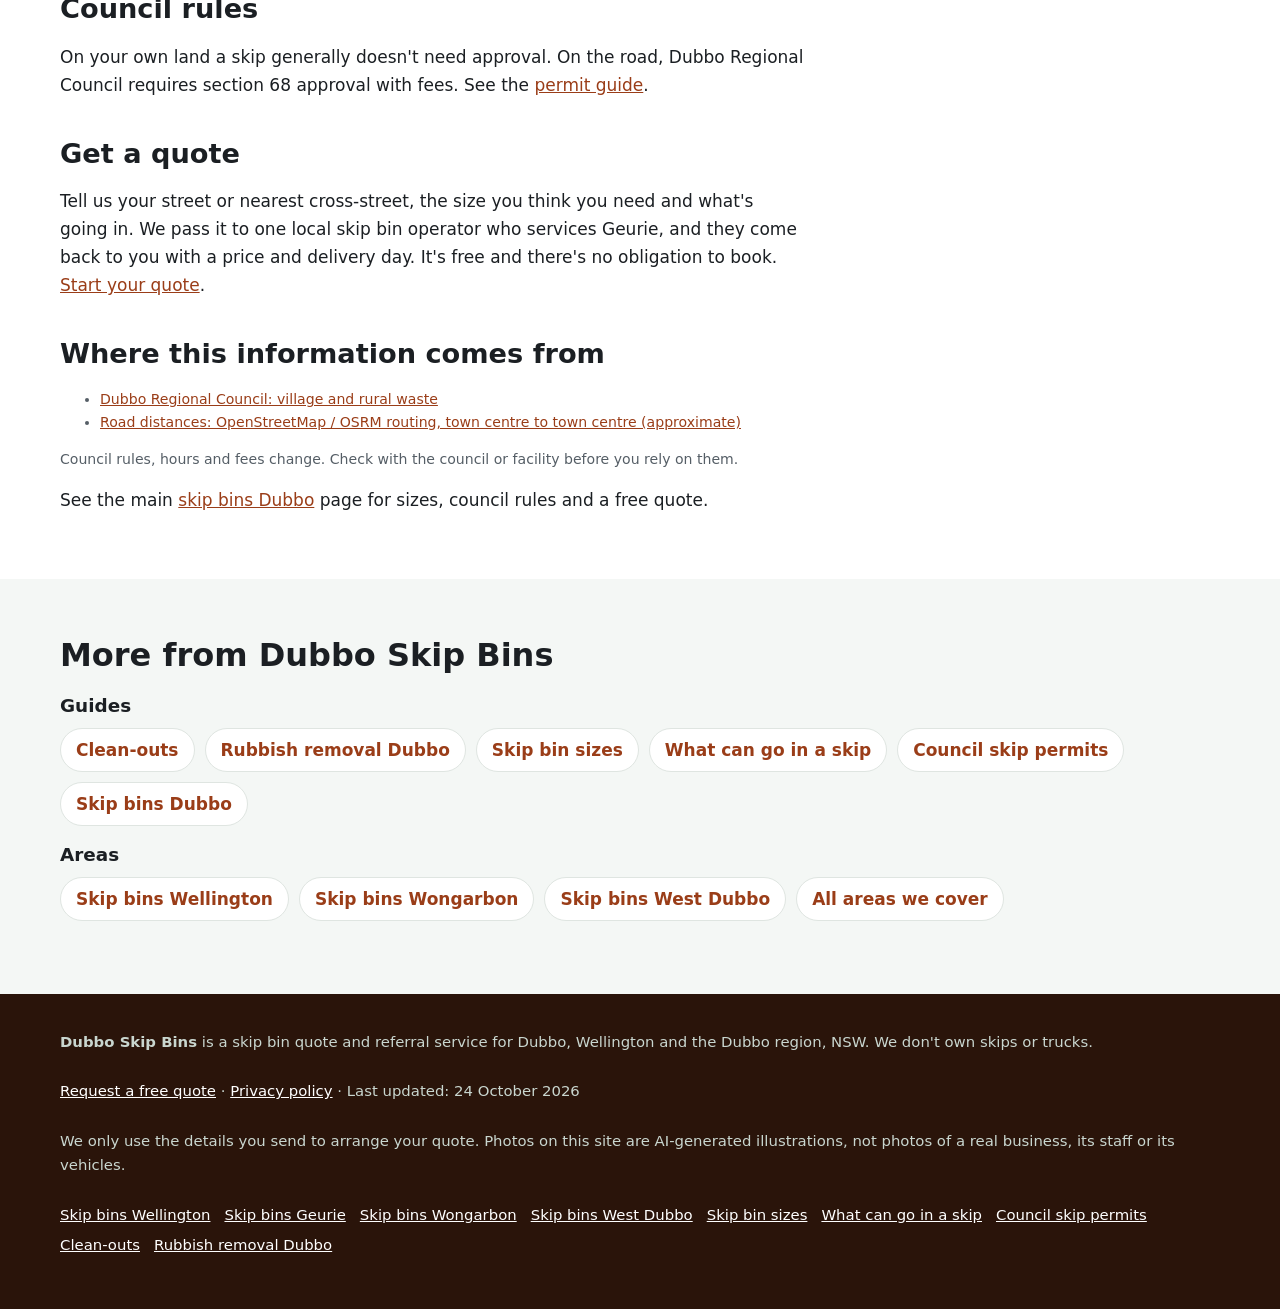
<file: skip-bins-geurie/index.html>
<!doctype html>
<html lang="en-AU">
<head>
<meta charset="utf-8">
<meta name="viewport" content="width=device-width, initial-scale=1">
<title>Skip Bins Geurie | Free Skip Bin Hire Quotes, Geurie NSW</title>
<meta name="description" content="Skip bin hire in Geurie, between Dubbo and Wellington. Why the village transfer station only takes small loads, sizes for sheds and farms, and council rules.">
<link rel="canonical" href="https://dubboskipbins.com/skip-bins-geurie/">
<link rel="icon" href="/favicon.svg" type="image/svg+xml">
<meta name="theme-color" content="#7a2e12">
<meta property="og:type" content="article">
<meta property="og:locale" content="en_AU">
<meta property="og:site_name" content="Dubbo Skip Bins">
<meta property="og:title" content="Skip Bins Geurie | Free Skip Bin Hire Quotes, Geurie NSW">
<meta property="og:description" content="Skip bin hire in Geurie, between Dubbo and Wellington. Why the village transfer station only takes small loads, sizes for sheds and farms, and council rules.">
<meta property="og:url" content="https://dubboskipbins.com/skip-bins-geurie/">
<meta property="og:image" content="https://dubboskipbins.com/img/hero.jpg">
<meta name="twitter:card" content="summary_large_image">
<script>document.documentElement.classList.add('js')</script>
<link rel="stylesheet" href="/styles.css">

<!-- Google tag (gtag.js) -->
<script async src="https://www.googletagmanager.com/gtag/js?id=G-88SLKTYWD8"></script>
<script>
  window.dataLayer = window.dataLayer || [];
  function gtag(){dataLayer.push(arguments);}
  gtag('js', new Date());
  gtag('config', 'G-88SLKTYWD8');
</script>

<script type="application/ld+json">
{
 "@context": "https://schema.org",
 "@type": "WebPage",
 "@id": "https://dubboskipbins.com/skip-bins-geurie/#webpage",
 "url": "https://dubboskipbins.com/skip-bins-geurie/",
 "name": "Skip Bins Geurie | Free Skip Bin Hire Quotes, Geurie NSW",
 "description": "Skip bin hire in Geurie, between Dubbo and Wellington. Why the village transfer station only takes small loads, sizes for sheds and farms, and council rules.",
 "inLanguage": "en-AU",
 "dateModified": "2026-10-24",
 "isPartOf": {
  "@id": "https://dubboskipbins.com/#website"
 }
}
</script>
<script type="application/ld+json">
{
 "@context": "https://schema.org",
 "@type": "BreadcrumbList",
 "itemListElement": [
  {
   "@type": "ListItem",
   "position": 1,
   "name": "Home",
   "item": "https://dubboskipbins.com/"
  },
  {
   "@type": "ListItem",
   "position": 2,
   "name": "Skip bins Geurie",
   "item": "https://dubboskipbins.com/skip-bins-geurie/"
  }
 ]
}
</script>
<script type="application/ld+json">
{
 "@context": "https://schema.org",
 "@type": "Service",
 "@id": "https://dubboskipbins.com/skip-bins-geurie/#service",
 "name": "Skip bin hire quotes in Geurie",
 "serviceType": "Skip bin hire",
 "description": "Skip bin hire in Geurie, between Dubbo and Wellington. Why the village transfer station only takes small loads, sizes for sheds and farms, and council rules.",
 "url": "https://dubboskipbins.com/skip-bins-geurie/",
 "provider": {
  "@type": "Organization",
  "name": "Dubbo Skip Bins",
  "url": "https://dubboskipbins.com/"
 },
 "areaServed": [
  {
   "@type": "Place",
   "name": "Geurie, NSW"
  }
 ]
}
</script>
</head>
<body>
<a class="skip-link" href="#main">Skip to content</a>

<header class="site-header">
  <div class="wrap">
    <a class="brand" href="/" aria-label="Dubbo Skip Bins home">
      <svg viewBox="0 0 64 64" aria-hidden="true"><rect width="64" height="64" rx="14" fill="#7a2e12"/><path d="M12 24h40l-6 26H18z" fill="#f2b233"/><rect x="10" y="20" width="44" height="6" rx="2" fill="#fff"/></svg>
      Dubbo Skip Bins
    </a>
    <nav class="nav" aria-label="Main">
      <a href="/">Home</a>
      <a href="/skip-bin-sizes/">Sizes</a>
      <a href="/what-can-go-in-a-skip/">What goes in</a>
      <a href="/skip-bin-council-permit/">Council permits</a>
      <a href="/#areas">Areas</a>
      <a href="/#faq">FAQ</a>
    </nav>
    <a class="btn btn-call header-call" href="#quote">Get a free quote</a>
  </div>
</header>

<main id="main">
<section class="page-hero" aria-labelledby="h1">
  <div class="wrap">
    <nav class="crumbs" aria-label="Breadcrumb"><ol><li><a href="https://dubboskipbins.com/">Home</a></li><li aria-current="page">Skip bins Geurie</li></ol></nav>
    <h1 id="h1">Skip bins in Geurie</h1>
    <p class="summary">In short: Skip bin hire in Geurie, between Dubbo and Wellington. Why the village transfer station only takes small loads, sizes for sheds and farms, and council rules.</p>
    <p class="lead">Geurie is a village on the Mitchell Highway, about 28 km from Dubbo by road. Here's when a skip makes more sense than a tip run, and how to get a free quote.</p>
    <p class="updated">Last updated: 24 October 2026</p>
  </div>
</section>
<div class="wrap page-grid">
  <article class="page-body">
<figure><img src="/img/card-green.jpg" width="900" height="600" style="aspect-ratio:3/2;object-fit:cover" alt="Illustration of a skip bin with garden waste on a rural block" decoding="async"><figcaption>AI-generated illustration, not a photo of a real business.</figcaption></figure>
<h2>Skip hire in Geurie</h2>
<p>Geurie sits between Dubbo and Wellington, with farmland all around. Jobs here are often shed and yard clean-ups, old fencing and roofing iron, and house clear-outs. A 6–9 m³ skip suits most shed and farm jobs, and 3–4 m³ a garage or single room.</p>
<h2>Why a skip instead of the local tip</h2>
<p>Dubbo Regional Council's <strong>Geurie Transfer Station</strong> at 214 Comobella Road is open Sunday 10am to 3:50pm and Thursday 1pm to 3:50pm, for local residents without a kerbside bin service. Council says loads over 1 cubic metre aren't accepted at any rural transfer station. For anything bigger than a trailer load, a skip or a trip to Whylandra or Wellington is the practical option.</p>
<h2>Access</h2>
<p>Tell the operator about gravel tracks, gates and soft red soil after rain. A firm spot near the shed or house is best.</p>
<h2>Council rules</h2>
<p>On your own land a skip generally doesn't need approval. On the road, Dubbo Regional Council requires section 68 approval with fees. See the <a href="/skip-bin-council-permit/">permit guide</a>.</p>
<h2>Get a quote</h2>
<p>Tell us your street or nearest cross-street, the size you think you need and what's going in. We pass it to one local skip bin operator who services Geurie, and they come back to you with a price and delivery day. It's free and there's no obligation to book. <a href="#quote">Start your quote</a>.</p>
<h2>Where this information comes from</h2>
<ul class="sources"><li><a href="https://www.dubbo.nsw.gov.au/Households-Residents/Rubbish-Recycling-and-Sustainability/village-and-rural-waste-depots" rel="noopener">Dubbo Regional Council: village and rural waste</a></li><li><a href="https://www.openstreetmap.org/" rel="noopener">Road distances: OpenStreetMap / OSRM routing, town centre to town centre (approximate)</a></li></ul>
<p class="sources">Council rules, hours and fees change. Check with the council or facility before you rely on them.</p>

<p class="home-link">See the main <a href="/">skip bins Dubbo</a> page for sizes, council rules and a free quote.</p>
  </article>
  <aside class="page-aside">
    <div class="hero-form-card" id="quote">
      <h2 id="quote-h">Get a free skip quote in Geurie</h2>
      <form class="quote-form two-step" id="quote-form" action="https://formsubmit.co/c8aeae2e6c35559214315c7771d130a6" method="post" novalidate>
        <input type="hidden" name="_subject" value="New quote request – dubboskipbins.com">
        <input type="hidden" name="_captcha" value="true">
        <input type="hidden" name="_template" value="table">
        <input type="hidden" name="_next" value="https://dubboskipbins.com/thanks.html?lead=1">
        <input type="hidden" name="_autoresponse" value="Thanks for your skip bin request. We&#x27;ve received it and are passing it to a local operator, who&#x27;ll be in touch shortly with availability and a price.">
        <input type="text" name="_honey" style="display:none" tabindex="-1" autocomplete="off" aria-hidden="true">
        <input type="hidden" name="source" value="dubboskipbins.com">
        <input type="hidden" name="page" value="/skip-bins-geurie/">
        <fieldset class="step step-1">
          <legend class="step-label">Step 1 of 2: your job</legend>
          <div class="full"><label for="suburb">Suburb or town <span class="req" aria-hidden="true">*</span></label>
            <select id="suburb" name="suburb" required><option value="">Choose your suburb</option><option>Dubbo</option><option>West Dubbo</option><option>South Dubbo</option><option>East Dubbo</option><option>Delroy Park</option><option>Keswick Estate</option><option>Southlakes Estate</option><option>Brocklehurst</option><option>Wongarbon</option><option>Eumungerie</option><option selected>Geurie</option><option>Wellington</option><option>Ballimore</option><option>Mogriguy</option><option>Rawsonville</option><option>Toongi</option><option>Stuart Town</option><option value="Other">Other (tell us below)</option></select></div>
          <div class="full other-wrap"><label for="suburb_other">Other suburb or town</label><input id="suburb_other" name="suburb_other" type="text" autocomplete="address-level2"></div>
          <div><label for="size">Skip size</label>
            <select id="size" name="skip_size"><option value="Not sure">Not sure, help me choose</option><option>Skip bag (about 1 m³)</option><option>2 m³</option><option>3 m³</option><option>4 m³</option><option>6 m³</option><option>8 m³</option><option>9 m³</option><option>10–12 m³</option><option>Larger / hook-lift</option></select></div>
          <div><label for="waste">Waste type <span class="req" aria-hidden="true">*</span></label>
            <select id="waste" name="waste_type" required><option value="">Select one</option><option>General household</option><option>Green waste</option><option>Mixed renovation / building</option><option>Soil, concrete or bricks</option><option>Mixed, not sure</option><option>May contain asbestos</option></select></div>
          <div class="full js-only"><button class="btn btn-primary btn-block" type="button" id="to-step-2">Get my free quote →</button></div>
          <p class="microcopy full">Free, no obligation. We pass your request to one local skip bin operator who services your area.</p>
          <p class="form-error full" id="step1-error" role="alert" hidden>Please choose your suburb and waste type.</p>
        </fieldset>
        <fieldset class="step step-2" id="step-2">
          <legend class="step-label">Step 2 of 2: your details</legend>
          <div><label for="name">Name <span class="req" aria-hidden="true">*</span></label><input id="name" name="name" type="text" autocomplete="name" required></div>
          <div><label for="phone">Phone <span class="req" aria-hidden="true">*</span></label><input id="phone" name="phone" type="tel" autocomplete="tel" inputmode="tel" required></div>
          <div><label for="email">Email</label><input id="email" name="email" type="email" autocomplete="email"></div>
          <div><label for="date">Delivery date</label><input id="date" name="preferred_date" type="date"></div>
          <div class="full"><label for="message">Anything else?</label><textarea id="message" name="message" rows="2" placeholder="e.g. new build in Keswick, rural property access, 7 days"></textarea></div>
          <p class="consent full">By sending this form you agree we can share your details with one local skip bin operator so they can quote for your job. See our <a href="/privacy.html">privacy policy</a>.</p>
          <div class="full step2-actions"><button class="btn btn-primary" type="submit">Send my quote request</button><button class="btn-link js-only" type="button" id="back-1">← Back</button></div>
        </fieldset>
      </form>
    </div>
  </aside>
</div>
<section class="alt" aria-labelledby="more-h">
  <div class="wrap">
    <h2 id="more-h">More from Dubbo Skip Bins</h2>
    <h3>Guides</h3>
    <ul class="link-list"><li><a href="/clean-outs/">Clean-outs</a></li><li><a href="/rubbish-removal-dubbo/">Rubbish removal Dubbo</a></li><li><a href="/skip-bin-sizes/">Skip bin sizes</a></li><li><a href="/what-can-go-in-a-skip/">What can go in a skip</a></li><li><a href="/skip-bin-council-permit/">Council skip permits</a></li><li><a href="/">Skip bins Dubbo</a></li></ul>
    <h3>Areas</h3>
    <ul class="link-list"><li><a href="/skip-bins-wellington/">Skip bins Wellington</a></li><li><a href="/skip-bins-wongarbon/">Skip bins Wongarbon</a></li><li><a href="/skip-bins-west-dubbo/">Skip bins West Dubbo</a></li><li><a href="/#areas">All areas we cover</a></li></ul>
  </div>
</section>
</main>

<footer class="site-footer">
  <div class="wrap">
    <p><strong>Dubbo Skip Bins</strong> is a skip bin quote and referral service for Dubbo, Wellington and the Dubbo region, NSW. We don't own skips or trucks.</p>
    <p><a href="#quote">Request a free quote</a> · <a href="/privacy.html">Privacy policy</a> · Last updated: 24 October 2026</p>
    <p>We only use the details you send to arrange your quote. Photos on this site are AI-generated illustrations, not photos of a real business, its staff or its vehicles.</p>
    <p class="footer-links"><a href="/skip-bins-wellington/">Skip bins Wellington</a> <a href="/skip-bins-geurie/">Skip bins Geurie</a> <a href="/skip-bins-wongarbon/">Skip bins Wongarbon</a> <a href="/skip-bins-west-dubbo/">Skip bins West Dubbo</a> <a href="/skip-bin-sizes/">Skip bin sizes</a> <a href="/what-can-go-in-a-skip/">What can go in a skip</a> <a href="/skip-bin-council-permit/">Council skip permits</a> <a href="/clean-outs/">Clean-outs</a> <a href="/rubbish-removal-dubbo/">Rubbish removal Dubbo</a></p>
  </div>
</footer>

<div class="mobile-call" aria-label="Quick contact">
  <a class="btn btn-call" href="#quote">Get a free quote</a>
</div>
<script src="/form.js" defer></script>
</body>
</html>
</file>
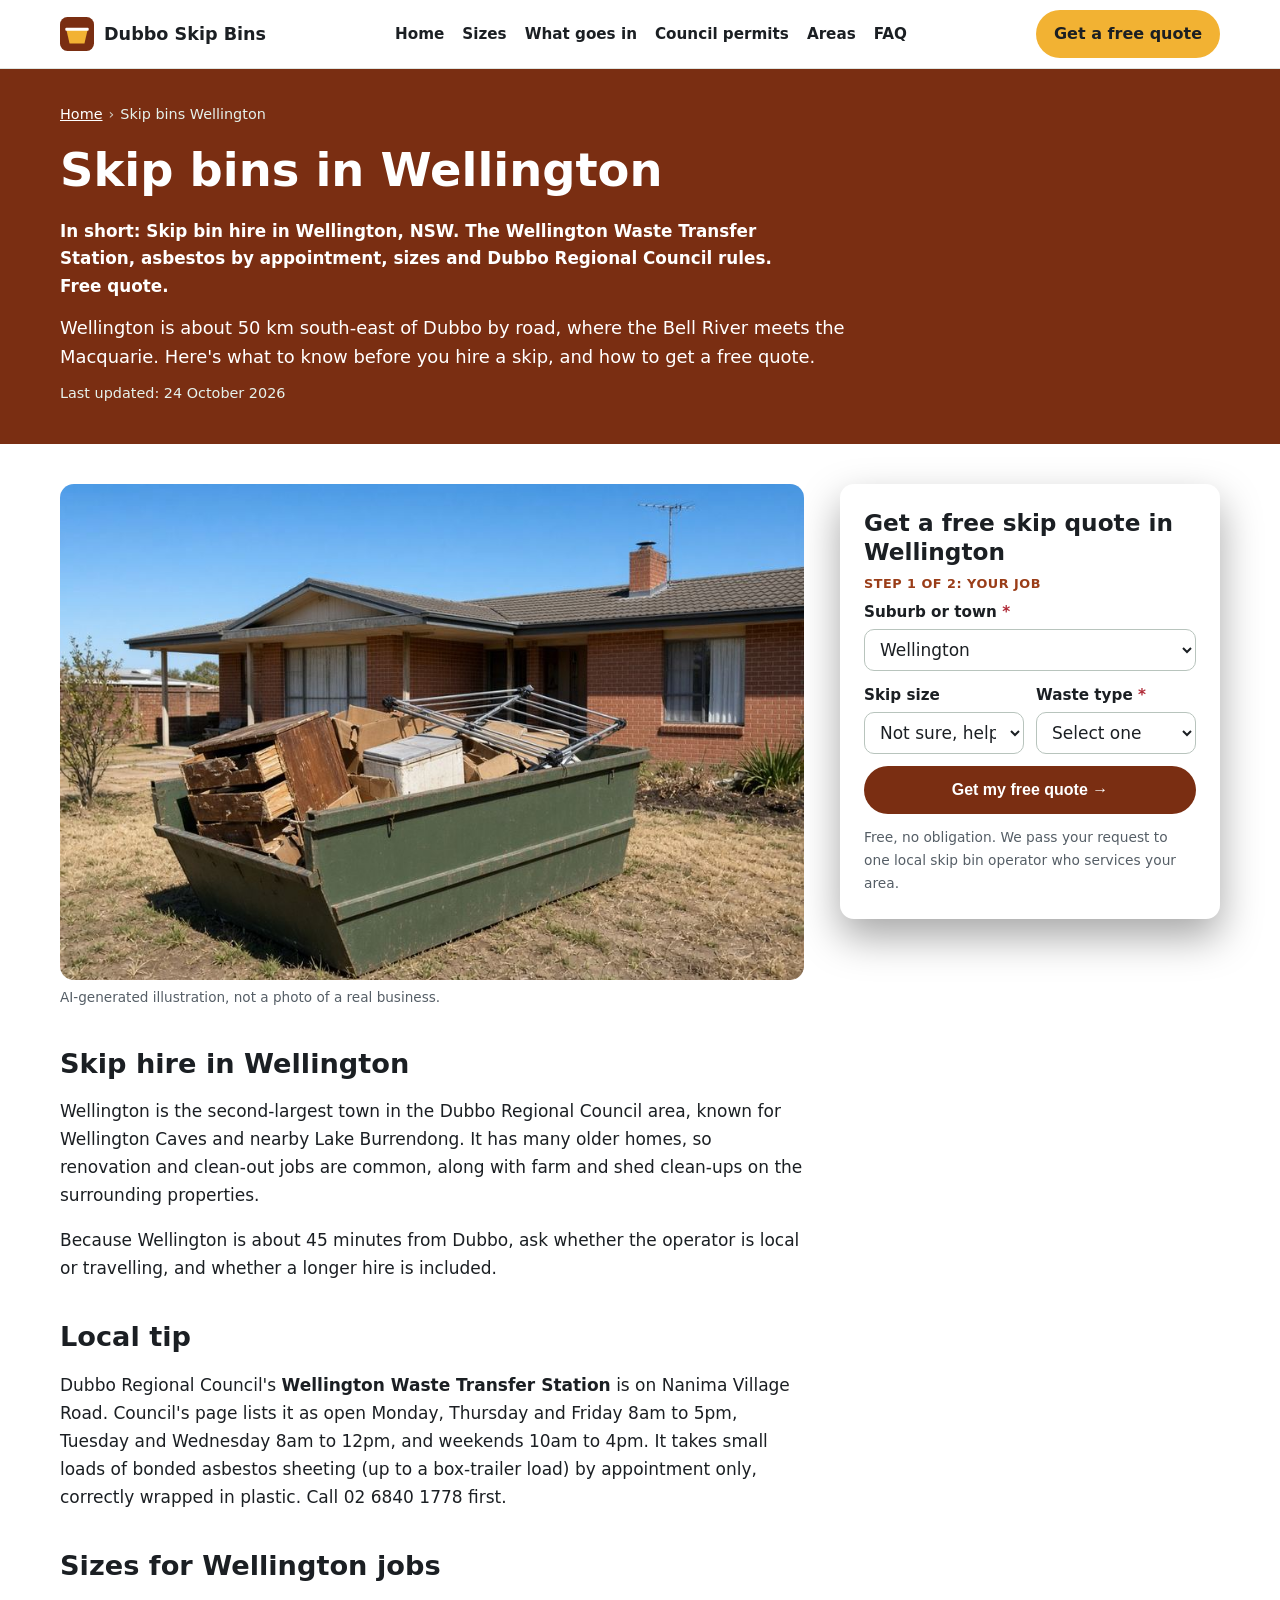
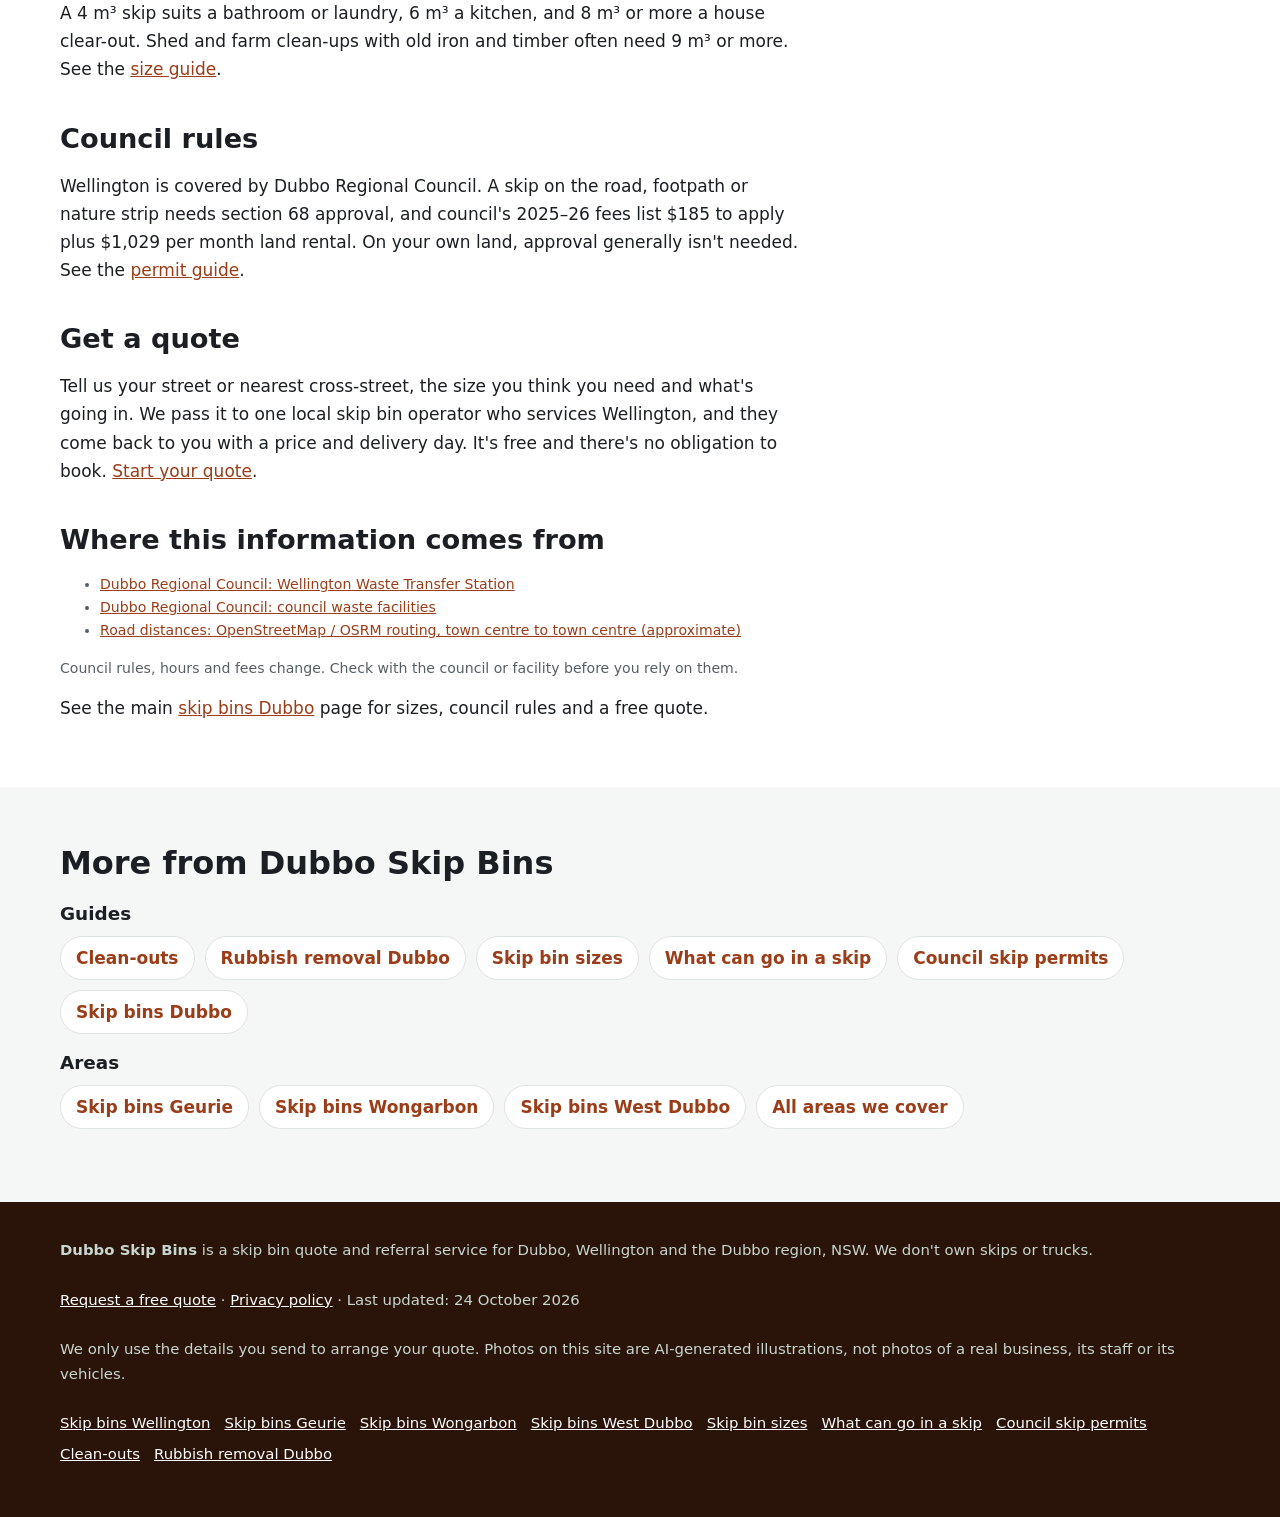
<file: skip-bins-wellington/index.html>
<!doctype html>
<html lang="en-AU">
<head>
<meta charset="utf-8">
<meta name="viewport" content="width=device-width, initial-scale=1">
<title>Skip Bins Wellington NSW | Free Skip Bin Hire Quotes, Wellington &amp; Surrounds</title>
<meta name="description" content="Skip bin hire in Wellington, NSW. The Wellington Waste Transfer Station, asbestos by appointment, sizes and Dubbo Regional Council rules. Free quote.">
<link rel="canonical" href="https://dubboskipbins.com/skip-bins-wellington/">
<link rel="icon" href="/favicon.svg" type="image/svg+xml">
<meta name="theme-color" content="#7a2e12">
<meta property="og:type" content="article">
<meta property="og:locale" content="en_AU">
<meta property="og:site_name" content="Dubbo Skip Bins">
<meta property="og:title" content="Skip Bins Wellington NSW | Free Skip Bin Hire Quotes, Wellington &amp; Surrounds">
<meta property="og:description" content="Skip bin hire in Wellington, NSW. The Wellington Waste Transfer Station, asbestos by appointment, sizes and Dubbo Regional Council rules. Free quote.">
<meta property="og:url" content="https://dubboskipbins.com/skip-bins-wellington/">
<meta property="og:image" content="https://dubboskipbins.com/img/hero.jpg">
<meta name="twitter:card" content="summary_large_image">
<script>document.documentElement.classList.add('js')</script>
<link rel="stylesheet" href="/styles.css">

<!-- Google tag (gtag.js) -->
<script async src="https://www.googletagmanager.com/gtag/js?id=G-88SLKTYWD8"></script>
<script>
  window.dataLayer = window.dataLayer || [];
  function gtag(){dataLayer.push(arguments);}
  gtag('js', new Date());
  gtag('config', 'G-88SLKTYWD8');
</script>

<script type="application/ld+json">
{
 "@context": "https://schema.org",
 "@type": "WebPage",
 "@id": "https://dubboskipbins.com/skip-bins-wellington/#webpage",
 "url": "https://dubboskipbins.com/skip-bins-wellington/",
 "name": "Skip Bins Wellington NSW | Free Skip Bin Hire Quotes, Wellington & Surrounds",
 "description": "Skip bin hire in Wellington, NSW. The Wellington Waste Transfer Station, asbestos by appointment, sizes and Dubbo Regional Council rules. Free quote.",
 "inLanguage": "en-AU",
 "dateModified": "2026-10-24",
 "isPartOf": {
  "@id": "https://dubboskipbins.com/#website"
 }
}
</script>
<script type="application/ld+json">
{
 "@context": "https://schema.org",
 "@type": "BreadcrumbList",
 "itemListElement": [
  {
   "@type": "ListItem",
   "position": 1,
   "name": "Home",
   "item": "https://dubboskipbins.com/"
  },
  {
   "@type": "ListItem",
   "position": 2,
   "name": "Skip bins Wellington",
   "item": "https://dubboskipbins.com/skip-bins-wellington/"
  }
 ]
}
</script>
<script type="application/ld+json">
{
 "@context": "https://schema.org",
 "@type": "Service",
 "@id": "https://dubboskipbins.com/skip-bins-wellington/#service",
 "name": "Skip bin hire quotes in Wellington",
 "serviceType": "Skip bin hire",
 "description": "Skip bin hire in Wellington, NSW. The Wellington Waste Transfer Station, asbestos by appointment, sizes and Dubbo Regional Council rules. Free quote.",
 "url": "https://dubboskipbins.com/skip-bins-wellington/",
 "provider": {
  "@type": "Organization",
  "name": "Dubbo Skip Bins",
  "url": "https://dubboskipbins.com/"
 },
 "areaServed": [
  {
   "@type": "Place",
   "name": "Wellington, NSW"
  }
 ]
}
</script>
</head>
<body>
<a class="skip-link" href="#main">Skip to content</a>

<header class="site-header">
  <div class="wrap">
    <a class="brand" href="/" aria-label="Dubbo Skip Bins home">
      <svg viewBox="0 0 64 64" aria-hidden="true"><rect width="64" height="64" rx="14" fill="#7a2e12"/><path d="M12 24h40l-6 26H18z" fill="#f2b233"/><rect x="10" y="20" width="44" height="6" rx="2" fill="#fff"/></svg>
      Dubbo Skip Bins
    </a>
    <nav class="nav" aria-label="Main">
      <a href="/">Home</a>
      <a href="/skip-bin-sizes/">Sizes</a>
      <a href="/what-can-go-in-a-skip/">What goes in</a>
      <a href="/skip-bin-council-permit/">Council permits</a>
      <a href="/#areas">Areas</a>
      <a href="/#faq">FAQ</a>
    </nav>
    <a class="btn btn-call header-call" href="#quote">Get a free quote</a>
  </div>
</header>

<main id="main">
<section class="page-hero" aria-labelledby="h1">
  <div class="wrap">
    <nav class="crumbs" aria-label="Breadcrumb"><ol><li><a href="https://dubboskipbins.com/">Home</a></li><li aria-current="page">Skip bins Wellington</li></ol></nav>
    <h1 id="h1">Skip bins in Wellington</h1>
    <p class="summary">In short: Skip bin hire in Wellington, NSW. The Wellington Waste Transfer Station, asbestos by appointment, sizes and Dubbo Regional Council rules. Free quote.</p>
    <p class="lead">Wellington is about 50 km south-east of Dubbo by road, where the Bell River meets the Macquarie. Here's what to know before you hire a skip, and how to get a free quote.</p>
    <p class="updated">Last updated: 24 October 2026</p>
  </div>
</section>
<div class="wrap page-grid">
  <article class="page-body">
<figure><img src="/img/card-home.jpg" width="900" height="600" style="aspect-ratio:3/2;object-fit:cover" alt="Illustration of a skip bin outside a home" decoding="async"><figcaption>AI-generated illustration, not a photo of a real business.</figcaption></figure>
<h2>Skip hire in Wellington</h2>
<p>Wellington is the second-largest town in the Dubbo Regional Council area, known for Wellington Caves and nearby Lake Burrendong. It has many older homes, so renovation and clean-out jobs are common, along with farm and shed clean-ups on the surrounding properties.</p><p>Because Wellington is about 45 minutes from Dubbo, ask whether the operator is local or travelling, and whether a longer hire is included.</p>
<h2>Local tip</h2>
<p>Dubbo Regional Council's <strong>Wellington Waste Transfer Station</strong> is on Nanima Village Road. Council's page lists it as open Monday, Thursday and Friday 8am to 5pm, Tuesday and Wednesday 8am to 12pm, and weekends 10am to 4pm. It takes small loads of bonded asbestos sheeting (up to a box-trailer load) by appointment only, correctly wrapped in plastic. Call 02 6840 1778 first.</p>
<h2>Sizes for Wellington jobs</h2>
<p>A 4 m³ skip suits a bathroom or laundry, 6 m³ a kitchen, and 8 m³ or more a house clear-out. Shed and farm clean-ups with old iron and timber often need 9 m³ or more. See the <a href="/skip-bin-sizes/">size guide</a>.</p>
<h2>Council rules</h2>
<p>Wellington is covered by Dubbo Regional Council. A skip on the road, footpath or nature strip needs section 68 approval, and council's 2025–26 fees list $185 to apply plus $1,029 per month land rental. On your own land, approval generally isn't needed. See the <a href="/skip-bin-council-permit/">permit guide</a>.</p>
<h2>Get a quote</h2>
<p>Tell us your street or nearest cross-street, the size you think you need and what's going in. We pass it to one local skip bin operator who services Wellington, and they come back to you with a price and delivery day. It's free and there's no obligation to book. <a href="#quote">Start your quote</a>.</p>
<h2>Where this information comes from</h2>
<ul class="sources"><li><a href="https://www.dubbo.nsw.gov.au/Households-Residents/Rubbish-Recycling-and-Sustainability/wellington-waste-transfer-station" rel="noopener">Dubbo Regional Council: Wellington Waste Transfer Station</a></li><li><a href="https://www.dubbo.nsw.gov.au/Households-Residents/Rubbish-Recycling-and-Sustainability/council-waste-facilities" rel="noopener">Dubbo Regional Council: council waste facilities</a></li><li><a href="https://www.openstreetmap.org/" rel="noopener">Road distances: OpenStreetMap / OSRM routing, town centre to town centre (approximate)</a></li></ul>
<p class="sources">Council rules, hours and fees change. Check with the council or facility before you rely on them.</p>

<p class="home-link">See the main <a href="/">skip bins Dubbo</a> page for sizes, council rules and a free quote.</p>
  </article>
  <aside class="page-aside">
    <div class="hero-form-card" id="quote">
      <h2 id="quote-h">Get a free skip quote in Wellington</h2>
      <form class="quote-form two-step" id="quote-form" action="https://formsubmit.co/c8aeae2e6c35559214315c7771d130a6" method="post" novalidate>
        <input type="hidden" name="_subject" value="New quote request – dubboskipbins.com">
        <input type="hidden" name="_captcha" value="true">
        <input type="hidden" name="_template" value="table">
        <input type="hidden" name="_next" value="https://dubboskipbins.com/thanks.html?lead=1">
        <input type="hidden" name="_autoresponse" value="Thanks for your skip bin request. We&#x27;ve received it and are passing it to a local operator, who&#x27;ll be in touch shortly with availability and a price.">
        <input type="text" name="_honey" style="display:none" tabindex="-1" autocomplete="off" aria-hidden="true">
        <input type="hidden" name="source" value="dubboskipbins.com">
        <input type="hidden" name="page" value="/skip-bins-wellington/">
        <fieldset class="step step-1">
          <legend class="step-label">Step 1 of 2: your job</legend>
          <div class="full"><label for="suburb">Suburb or town <span class="req" aria-hidden="true">*</span></label>
            <select id="suburb" name="suburb" required><option value="">Choose your suburb</option><option>Dubbo</option><option>West Dubbo</option><option>South Dubbo</option><option>East Dubbo</option><option>Delroy Park</option><option>Keswick Estate</option><option>Southlakes Estate</option><option>Brocklehurst</option><option>Wongarbon</option><option>Eumungerie</option><option>Geurie</option><option selected>Wellington</option><option>Ballimore</option><option>Mogriguy</option><option>Rawsonville</option><option>Toongi</option><option>Stuart Town</option><option value="Other">Other (tell us below)</option></select></div>
          <div class="full other-wrap"><label for="suburb_other">Other suburb or town</label><input id="suburb_other" name="suburb_other" type="text" autocomplete="address-level2"></div>
          <div><label for="size">Skip size</label>
            <select id="size" name="skip_size"><option value="Not sure">Not sure, help me choose</option><option>Skip bag (about 1 m³)</option><option>2 m³</option><option>3 m³</option><option>4 m³</option><option>6 m³</option><option>8 m³</option><option>9 m³</option><option>10–12 m³</option><option>Larger / hook-lift</option></select></div>
          <div><label for="waste">Waste type <span class="req" aria-hidden="true">*</span></label>
            <select id="waste" name="waste_type" required><option value="">Select one</option><option>General household</option><option>Green waste</option><option>Mixed renovation / building</option><option>Soil, concrete or bricks</option><option>Mixed, not sure</option><option>May contain asbestos</option></select></div>
          <div class="full js-only"><button class="btn btn-primary btn-block" type="button" id="to-step-2">Get my free quote →</button></div>
          <p class="microcopy full">Free, no obligation. We pass your request to one local skip bin operator who services your area.</p>
          <p class="form-error full" id="step1-error" role="alert" hidden>Please choose your suburb and waste type.</p>
        </fieldset>
        <fieldset class="step step-2" id="step-2">
          <legend class="step-label">Step 2 of 2: your details</legend>
          <div><label for="name">Name <span class="req" aria-hidden="true">*</span></label><input id="name" name="name" type="text" autocomplete="name" required></div>
          <div><label for="phone">Phone <span class="req" aria-hidden="true">*</span></label><input id="phone" name="phone" type="tel" autocomplete="tel" inputmode="tel" required></div>
          <div><label for="email">Email</label><input id="email" name="email" type="email" autocomplete="email"></div>
          <div><label for="date">Delivery date</label><input id="date" name="preferred_date" type="date"></div>
          <div class="full"><label for="message">Anything else?</label><textarea id="message" name="message" rows="2" placeholder="e.g. new build in Keswick, rural property access, 7 days"></textarea></div>
          <p class="consent full">By sending this form you agree we can share your details with one local skip bin operator so they can quote for your job. See our <a href="/privacy.html">privacy policy</a>.</p>
          <div class="full step2-actions"><button class="btn btn-primary" type="submit">Send my quote request</button><button class="btn-link js-only" type="button" id="back-1">← Back</button></div>
        </fieldset>
      </form>
    </div>
  </aside>
</div>
<section class="alt" aria-labelledby="more-h">
  <div class="wrap">
    <h2 id="more-h">More from Dubbo Skip Bins</h2>
    <h3>Guides</h3>
    <ul class="link-list"><li><a href="/clean-outs/">Clean-outs</a></li><li><a href="/rubbish-removal-dubbo/">Rubbish removal Dubbo</a></li><li><a href="/skip-bin-sizes/">Skip bin sizes</a></li><li><a href="/what-can-go-in-a-skip/">What can go in a skip</a></li><li><a href="/skip-bin-council-permit/">Council skip permits</a></li><li><a href="/">Skip bins Dubbo</a></li></ul>
    <h3>Areas</h3>
    <ul class="link-list"><li><a href="/skip-bins-geurie/">Skip bins Geurie</a></li><li><a href="/skip-bins-wongarbon/">Skip bins Wongarbon</a></li><li><a href="/skip-bins-west-dubbo/">Skip bins West Dubbo</a></li><li><a href="/#areas">All areas we cover</a></li></ul>
  </div>
</section>
</main>

<footer class="site-footer">
  <div class="wrap">
    <p><strong>Dubbo Skip Bins</strong> is a skip bin quote and referral service for Dubbo, Wellington and the Dubbo region, NSW. We don't own skips or trucks.</p>
    <p><a href="#quote">Request a free quote</a> · <a href="/privacy.html">Privacy policy</a> · Last updated: 24 October 2026</p>
    <p>We only use the details you send to arrange your quote. Photos on this site are AI-generated illustrations, not photos of a real business, its staff or its vehicles.</p>
    <p class="footer-links"><a href="/skip-bins-wellington/">Skip bins Wellington</a> <a href="/skip-bins-geurie/">Skip bins Geurie</a> <a href="/skip-bins-wongarbon/">Skip bins Wongarbon</a> <a href="/skip-bins-west-dubbo/">Skip bins West Dubbo</a> <a href="/skip-bin-sizes/">Skip bin sizes</a> <a href="/what-can-go-in-a-skip/">What can go in a skip</a> <a href="/skip-bin-council-permit/">Council skip permits</a> <a href="/clean-outs/">Clean-outs</a> <a href="/rubbish-removal-dubbo/">Rubbish removal Dubbo</a></p>
  </div>
</footer>

<div class="mobile-call" aria-label="Quick contact">
  <a class="btn btn-call" href="#quote">Get a free quote</a>
</div>
<script src="/form.js" defer></script>
</body>
</html>
</file>
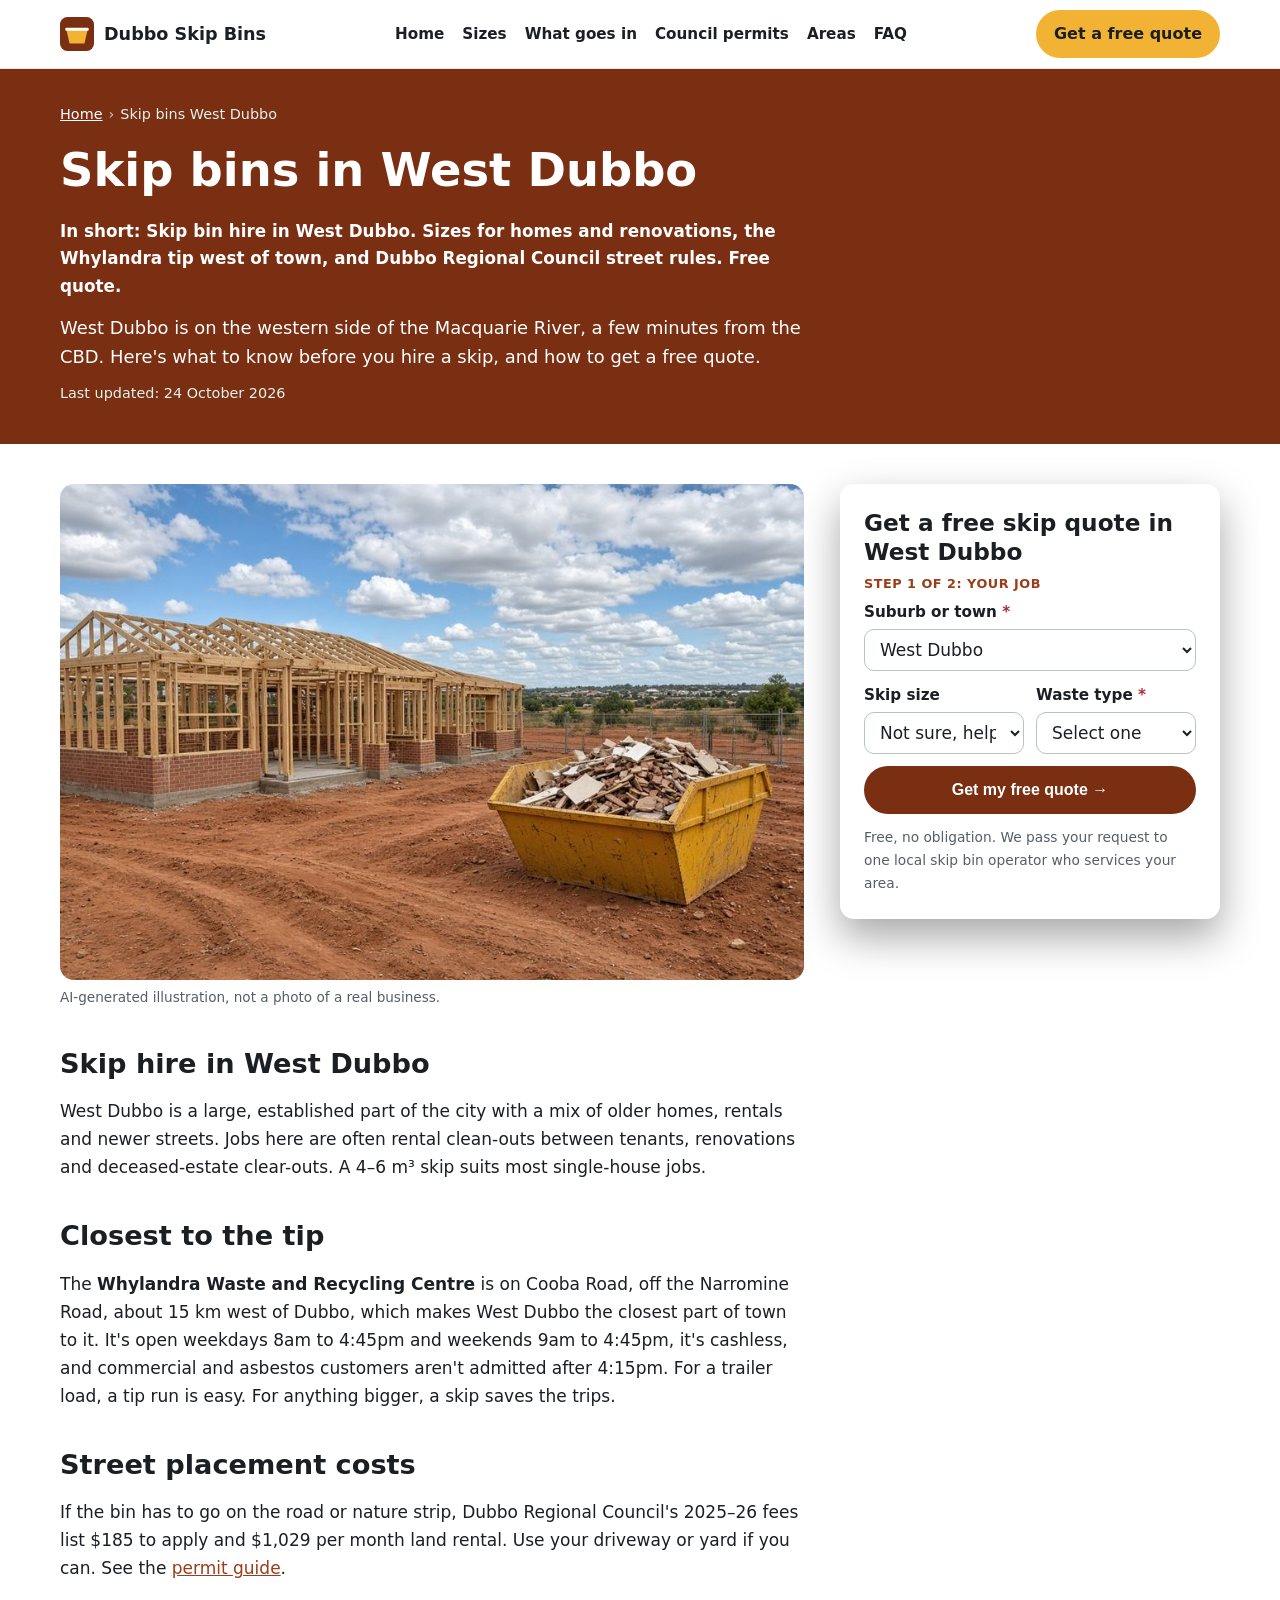
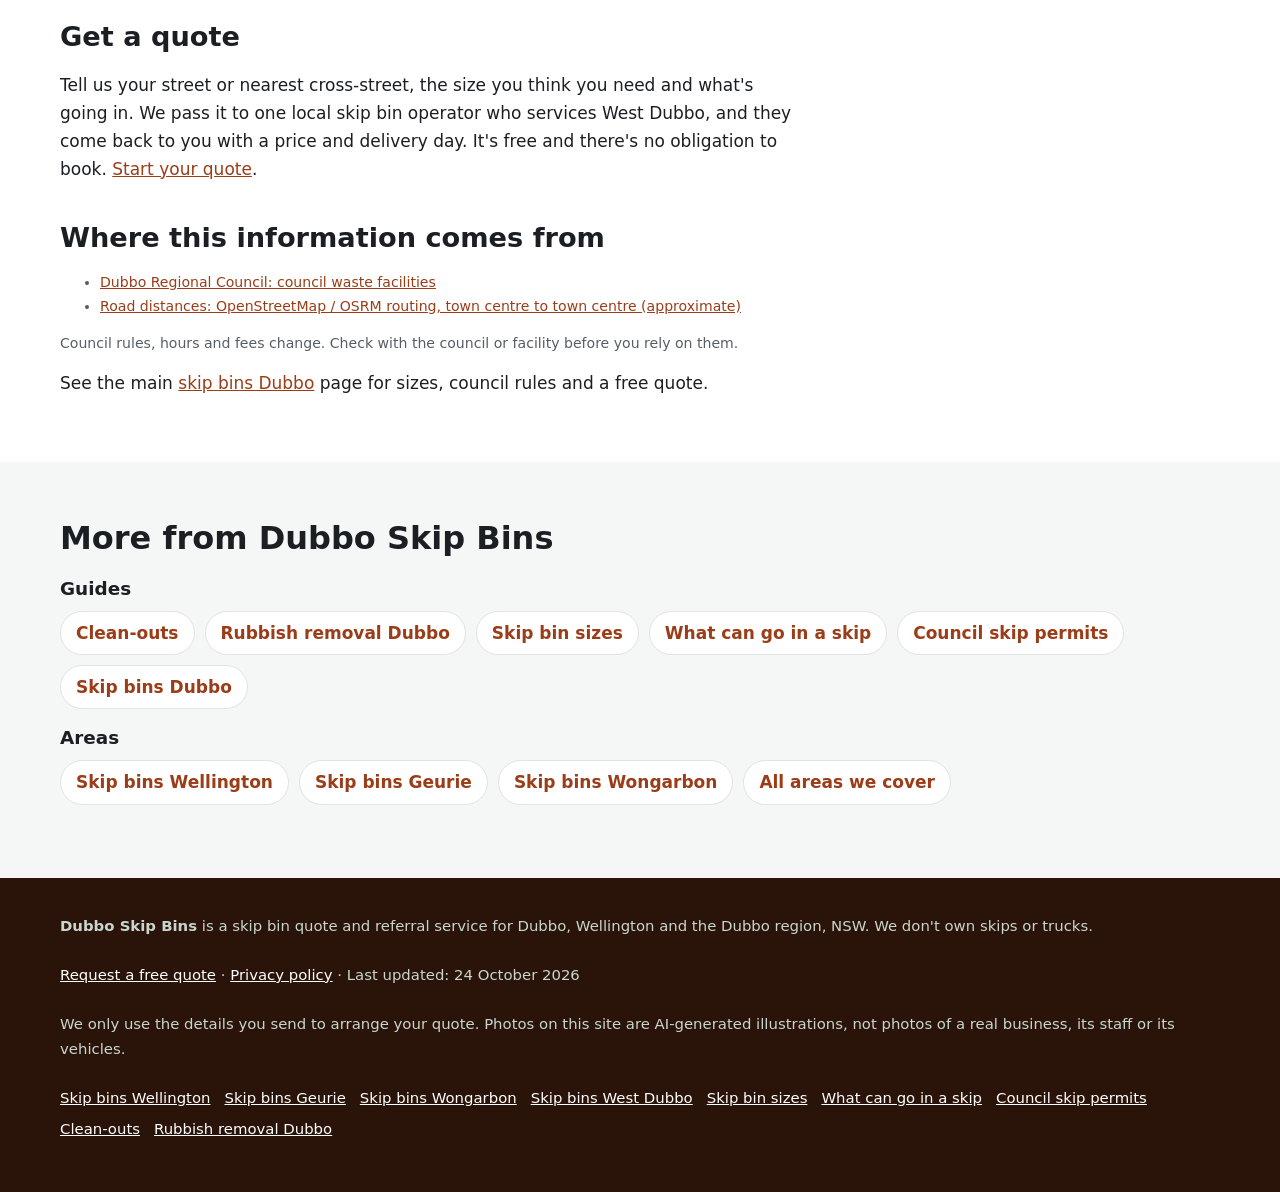
<file: skip-bins-west-dubbo/index.html>
<!doctype html>
<html lang="en-AU">
<head>
<meta charset="utf-8">
<meta name="viewport" content="width=device-width, initial-scale=1">
<title>Skip Bins West Dubbo | Free Skip Bin Hire Quotes, West Dubbo NSW</title>
<meta name="description" content="Skip bin hire in West Dubbo. Sizes for homes and renovations, the Whylandra tip west of town, and Dubbo Regional Council street rules. Free quote.">
<link rel="canonical" href="https://dubboskipbins.com/skip-bins-west-dubbo/">
<link rel="icon" href="/favicon.svg" type="image/svg+xml">
<meta name="theme-color" content="#7a2e12">
<meta property="og:type" content="article">
<meta property="og:locale" content="en_AU">
<meta property="og:site_name" content="Dubbo Skip Bins">
<meta property="og:title" content="Skip Bins West Dubbo | Free Skip Bin Hire Quotes, West Dubbo NSW">
<meta property="og:description" content="Skip bin hire in West Dubbo. Sizes for homes and renovations, the Whylandra tip west of town, and Dubbo Regional Council street rules. Free quote.">
<meta property="og:url" content="https://dubboskipbins.com/skip-bins-west-dubbo/">
<meta property="og:image" content="https://dubboskipbins.com/img/hero.jpg">
<meta name="twitter:card" content="summary_large_image">
<script>document.documentElement.classList.add('js')</script>
<link rel="stylesheet" href="/styles.css">

<!-- Google tag (gtag.js) -->
<script async src="https://www.googletagmanager.com/gtag/js?id=G-88SLKTYWD8"></script>
<script>
  window.dataLayer = window.dataLayer || [];
  function gtag(){dataLayer.push(arguments);}
  gtag('js', new Date());
  gtag('config', 'G-88SLKTYWD8');
</script>

<script type="application/ld+json">
{
 "@context": "https://schema.org",
 "@type": "WebPage",
 "@id": "https://dubboskipbins.com/skip-bins-west-dubbo/#webpage",
 "url": "https://dubboskipbins.com/skip-bins-west-dubbo/",
 "name": "Skip Bins West Dubbo | Free Skip Bin Hire Quotes, West Dubbo NSW",
 "description": "Skip bin hire in West Dubbo. Sizes for homes and renovations, the Whylandra tip west of town, and Dubbo Regional Council street rules. Free quote.",
 "inLanguage": "en-AU",
 "dateModified": "2026-10-24",
 "isPartOf": {
  "@id": "https://dubboskipbins.com/#website"
 }
}
</script>
<script type="application/ld+json">
{
 "@context": "https://schema.org",
 "@type": "BreadcrumbList",
 "itemListElement": [
  {
   "@type": "ListItem",
   "position": 1,
   "name": "Home",
   "item": "https://dubboskipbins.com/"
  },
  {
   "@type": "ListItem",
   "position": 2,
   "name": "Skip bins West Dubbo",
   "item": "https://dubboskipbins.com/skip-bins-west-dubbo/"
  }
 ]
}
</script>
<script type="application/ld+json">
{
 "@context": "https://schema.org",
 "@type": "Service",
 "@id": "https://dubboskipbins.com/skip-bins-west-dubbo/#service",
 "name": "Skip bin hire quotes in West Dubbo",
 "serviceType": "Skip bin hire",
 "description": "Skip bin hire in West Dubbo. Sizes for homes and renovations, the Whylandra tip west of town, and Dubbo Regional Council street rules. Free quote.",
 "url": "https://dubboskipbins.com/skip-bins-west-dubbo/",
 "provider": {
  "@type": "Organization",
  "name": "Dubbo Skip Bins",
  "url": "https://dubboskipbins.com/"
 },
 "areaServed": [
  {
   "@type": "Place",
   "name": "West Dubbo, NSW"
  }
 ]
}
</script>
</head>
<body>
<a class="skip-link" href="#main">Skip to content</a>

<header class="site-header">
  <div class="wrap">
    <a class="brand" href="/" aria-label="Dubbo Skip Bins home">
      <svg viewBox="0 0 64 64" aria-hidden="true"><rect width="64" height="64" rx="14" fill="#7a2e12"/><path d="M12 24h40l-6 26H18z" fill="#f2b233"/><rect x="10" y="20" width="44" height="6" rx="2" fill="#fff"/></svg>
      Dubbo Skip Bins
    </a>
    <nav class="nav" aria-label="Main">
      <a href="/">Home</a>
      <a href="/skip-bin-sizes/">Sizes</a>
      <a href="/what-can-go-in-a-skip/">What goes in</a>
      <a href="/skip-bin-council-permit/">Council permits</a>
      <a href="/#areas">Areas</a>
      <a href="/#faq">FAQ</a>
    </nav>
    <a class="btn btn-call header-call" href="#quote">Get a free quote</a>
  </div>
</header>

<main id="main">
<section class="page-hero" aria-labelledby="h1">
  <div class="wrap">
    <nav class="crumbs" aria-label="Breadcrumb"><ol><li><a href="https://dubboskipbins.com/">Home</a></li><li aria-current="page">Skip bins West Dubbo</li></ol></nav>
    <h1 id="h1">Skip bins in West Dubbo</h1>
    <p class="summary">In short: Skip bin hire in West Dubbo. Sizes for homes and renovations, the Whylandra tip west of town, and Dubbo Regional Council street rules. Free quote.</p>
    <p class="lead">West Dubbo is on the western side of the Macquarie River, a few minutes from the CBD. Here's what to know before you hire a skip, and how to get a free quote.</p>
    <p class="updated">Last updated: 24 October 2026</p>
  </div>
</section>
<div class="wrap page-grid">
  <article class="page-body">
<figure><img src="/img/card-build.jpg" width="900" height="600" style="aspect-ratio:3/2;object-fit:cover" alt="Illustration of a skip bin on a building site" decoding="async"><figcaption>AI-generated illustration, not a photo of a real business.</figcaption></figure>
<h2>Skip hire in West Dubbo</h2>
<p>West Dubbo is a large, established part of the city with a mix of older homes, rentals and newer streets. Jobs here are often rental clean-outs between tenants, renovations and deceased-estate clear-outs. A 4–6 m³ skip suits most single-house jobs.</p>
<h2>Closest to the tip</h2>
<p>The <strong>Whylandra Waste and Recycling Centre</strong> is on Cooba Road, off the Narromine Road, about 15 km west of Dubbo, which makes West Dubbo the closest part of town to it. It's open weekdays 8am to 4:45pm and weekends 9am to 4:45pm, it's cashless, and commercial and asbestos customers aren't admitted after 4:15pm. For a trailer load, a tip run is easy. For anything bigger, a skip saves the trips.</p>
<h2>Street placement costs</h2>
<p>If the bin has to go on the road or nature strip, Dubbo Regional Council's 2025–26 fees list $185 to apply and $1,029 per month land rental. Use your driveway or yard if you can. See the <a href="/skip-bin-council-permit/">permit guide</a>.</p>
<h2>Get a quote</h2>
<p>Tell us your street or nearest cross-street, the size you think you need and what's going in. We pass it to one local skip bin operator who services West Dubbo, and they come back to you with a price and delivery day. It's free and there's no obligation to book. <a href="#quote">Start your quote</a>.</p>
<h2>Where this information comes from</h2>
<ul class="sources"><li><a href="https://www.dubbo.nsw.gov.au/Households-Residents/Rubbish-Recycling-and-Sustainability/council-waste-facilities" rel="noopener">Dubbo Regional Council: council waste facilities</a></li><li><a href="https://www.openstreetmap.org/" rel="noopener">Road distances: OpenStreetMap / OSRM routing, town centre to town centre (approximate)</a></li></ul>
<p class="sources">Council rules, hours and fees change. Check with the council or facility before you rely on them.</p>

<p class="home-link">See the main <a href="/">skip bins Dubbo</a> page for sizes, council rules and a free quote.</p>
  </article>
  <aside class="page-aside">
    <div class="hero-form-card" id="quote">
      <h2 id="quote-h">Get a free skip quote in West Dubbo</h2>
      <form class="quote-form two-step" id="quote-form" action="https://formsubmit.co/c8aeae2e6c35559214315c7771d130a6" method="post" novalidate>
        <input type="hidden" name="_subject" value="New quote request – dubboskipbins.com">
        <input type="hidden" name="_captcha" value="true">
        <input type="hidden" name="_template" value="table">
        <input type="hidden" name="_next" value="https://dubboskipbins.com/thanks.html?lead=1">
        <input type="hidden" name="_autoresponse" value="Thanks for your skip bin request. We&#x27;ve received it and are passing it to a local operator, who&#x27;ll be in touch shortly with availability and a price.">
        <input type="text" name="_honey" style="display:none" tabindex="-1" autocomplete="off" aria-hidden="true">
        <input type="hidden" name="source" value="dubboskipbins.com">
        <input type="hidden" name="page" value="/skip-bins-west-dubbo/">
        <fieldset class="step step-1">
          <legend class="step-label">Step 1 of 2: your job</legend>
          <div class="full"><label for="suburb">Suburb or town <span class="req" aria-hidden="true">*</span></label>
            <select id="suburb" name="suburb" required><option value="">Choose your suburb</option><option>Dubbo</option><option selected>West Dubbo</option><option>South Dubbo</option><option>East Dubbo</option><option>Delroy Park</option><option>Keswick Estate</option><option>Southlakes Estate</option><option>Brocklehurst</option><option>Wongarbon</option><option>Eumungerie</option><option>Geurie</option><option>Wellington</option><option>Ballimore</option><option>Mogriguy</option><option>Rawsonville</option><option>Toongi</option><option>Stuart Town</option><option value="Other">Other (tell us below)</option></select></div>
          <div class="full other-wrap"><label for="suburb_other">Other suburb or town</label><input id="suburb_other" name="suburb_other" type="text" autocomplete="address-level2"></div>
          <div><label for="size">Skip size</label>
            <select id="size" name="skip_size"><option value="Not sure">Not sure, help me choose</option><option>Skip bag (about 1 m³)</option><option>2 m³</option><option>3 m³</option><option>4 m³</option><option>6 m³</option><option>8 m³</option><option>9 m³</option><option>10–12 m³</option><option>Larger / hook-lift</option></select></div>
          <div><label for="waste">Waste type <span class="req" aria-hidden="true">*</span></label>
            <select id="waste" name="waste_type" required><option value="">Select one</option><option>General household</option><option>Green waste</option><option>Mixed renovation / building</option><option>Soil, concrete or bricks</option><option>Mixed, not sure</option><option>May contain asbestos</option></select></div>
          <div class="full js-only"><button class="btn btn-primary btn-block" type="button" id="to-step-2">Get my free quote →</button></div>
          <p class="microcopy full">Free, no obligation. We pass your request to one local skip bin operator who services your area.</p>
          <p class="form-error full" id="step1-error" role="alert" hidden>Please choose your suburb and waste type.</p>
        </fieldset>
        <fieldset class="step step-2" id="step-2">
          <legend class="step-label">Step 2 of 2: your details</legend>
          <div><label for="name">Name <span class="req" aria-hidden="true">*</span></label><input id="name" name="name" type="text" autocomplete="name" required></div>
          <div><label for="phone">Phone <span class="req" aria-hidden="true">*</span></label><input id="phone" name="phone" type="tel" autocomplete="tel" inputmode="tel" required></div>
          <div><label for="email">Email</label><input id="email" name="email" type="email" autocomplete="email"></div>
          <div><label for="date">Delivery date</label><input id="date" name="preferred_date" type="date"></div>
          <div class="full"><label for="message">Anything else?</label><textarea id="message" name="message" rows="2" placeholder="e.g. new build in Keswick, rural property access, 7 days"></textarea></div>
          <p class="consent full">By sending this form you agree we can share your details with one local skip bin operator so they can quote for your job. See our <a href="/privacy.html">privacy policy</a>.</p>
          <div class="full step2-actions"><button class="btn btn-primary" type="submit">Send my quote request</button><button class="btn-link js-only" type="button" id="back-1">← Back</button></div>
        </fieldset>
      </form>
    </div>
  </aside>
</div>
<section class="alt" aria-labelledby="more-h">
  <div class="wrap">
    <h2 id="more-h">More from Dubbo Skip Bins</h2>
    <h3>Guides</h3>
    <ul class="link-list"><li><a href="/clean-outs/">Clean-outs</a></li><li><a href="/rubbish-removal-dubbo/">Rubbish removal Dubbo</a></li><li><a href="/skip-bin-sizes/">Skip bin sizes</a></li><li><a href="/what-can-go-in-a-skip/">What can go in a skip</a></li><li><a href="/skip-bin-council-permit/">Council skip permits</a></li><li><a href="/">Skip bins Dubbo</a></li></ul>
    <h3>Areas</h3>
    <ul class="link-list"><li><a href="/skip-bins-wellington/">Skip bins Wellington</a></li><li><a href="/skip-bins-geurie/">Skip bins Geurie</a></li><li><a href="/skip-bins-wongarbon/">Skip bins Wongarbon</a></li><li><a href="/#areas">All areas we cover</a></li></ul>
  </div>
</section>
</main>

<footer class="site-footer">
  <div class="wrap">
    <p><strong>Dubbo Skip Bins</strong> is a skip bin quote and referral service for Dubbo, Wellington and the Dubbo region, NSW. We don't own skips or trucks.</p>
    <p><a href="#quote">Request a free quote</a> · <a href="/privacy.html">Privacy policy</a> · Last updated: 24 October 2026</p>
    <p>We only use the details you send to arrange your quote. Photos on this site are AI-generated illustrations, not photos of a real business, its staff or its vehicles.</p>
    <p class="footer-links"><a href="/skip-bins-wellington/">Skip bins Wellington</a> <a href="/skip-bins-geurie/">Skip bins Geurie</a> <a href="/skip-bins-wongarbon/">Skip bins Wongarbon</a> <a href="/skip-bins-west-dubbo/">Skip bins West Dubbo</a> <a href="/skip-bin-sizes/">Skip bin sizes</a> <a href="/what-can-go-in-a-skip/">What can go in a skip</a> <a href="/skip-bin-council-permit/">Council skip permits</a> <a href="/clean-outs/">Clean-outs</a> <a href="/rubbish-removal-dubbo/">Rubbish removal Dubbo</a></p>
  </div>
</footer>

<div class="mobile-call" aria-label="Quick contact">
  <a class="btn btn-call" href="#quote">Get a free quote</a>
</div>
<script src="/form.js" defer></script>
</body>
</html>
</file>
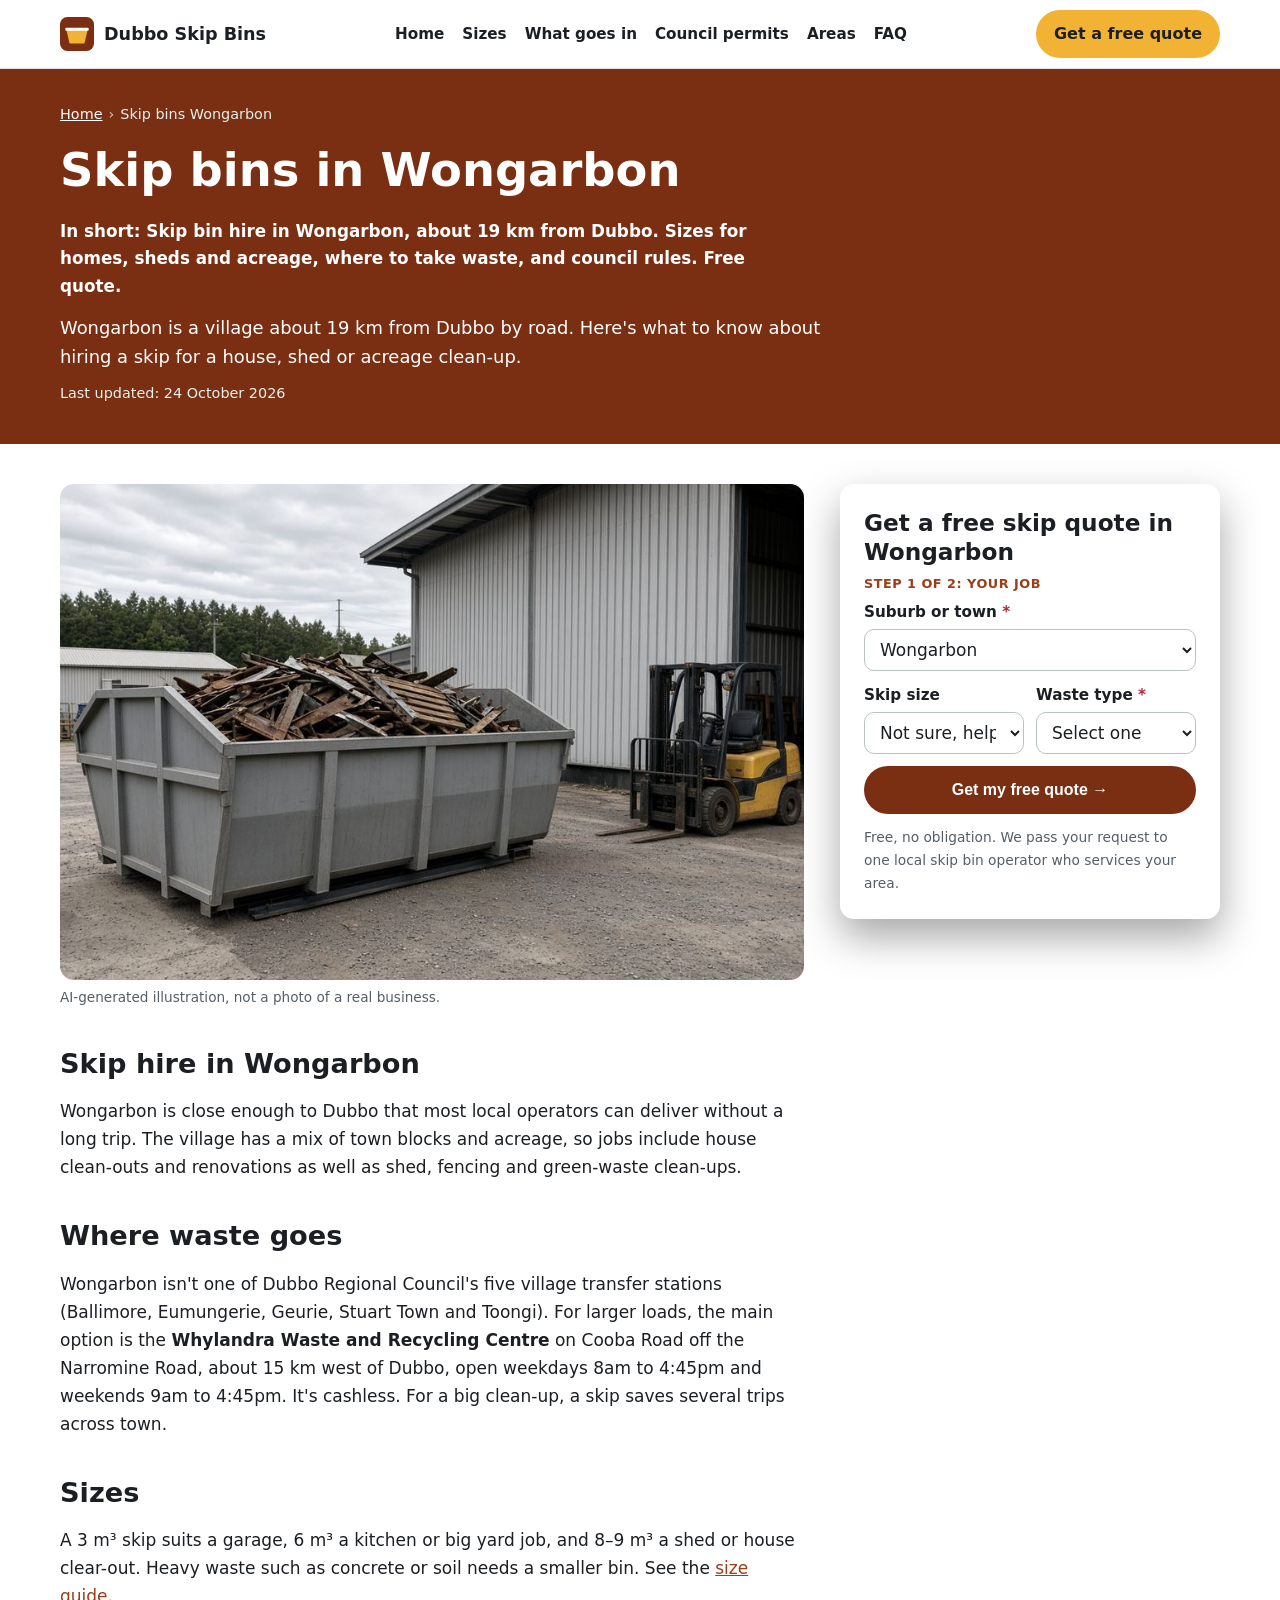
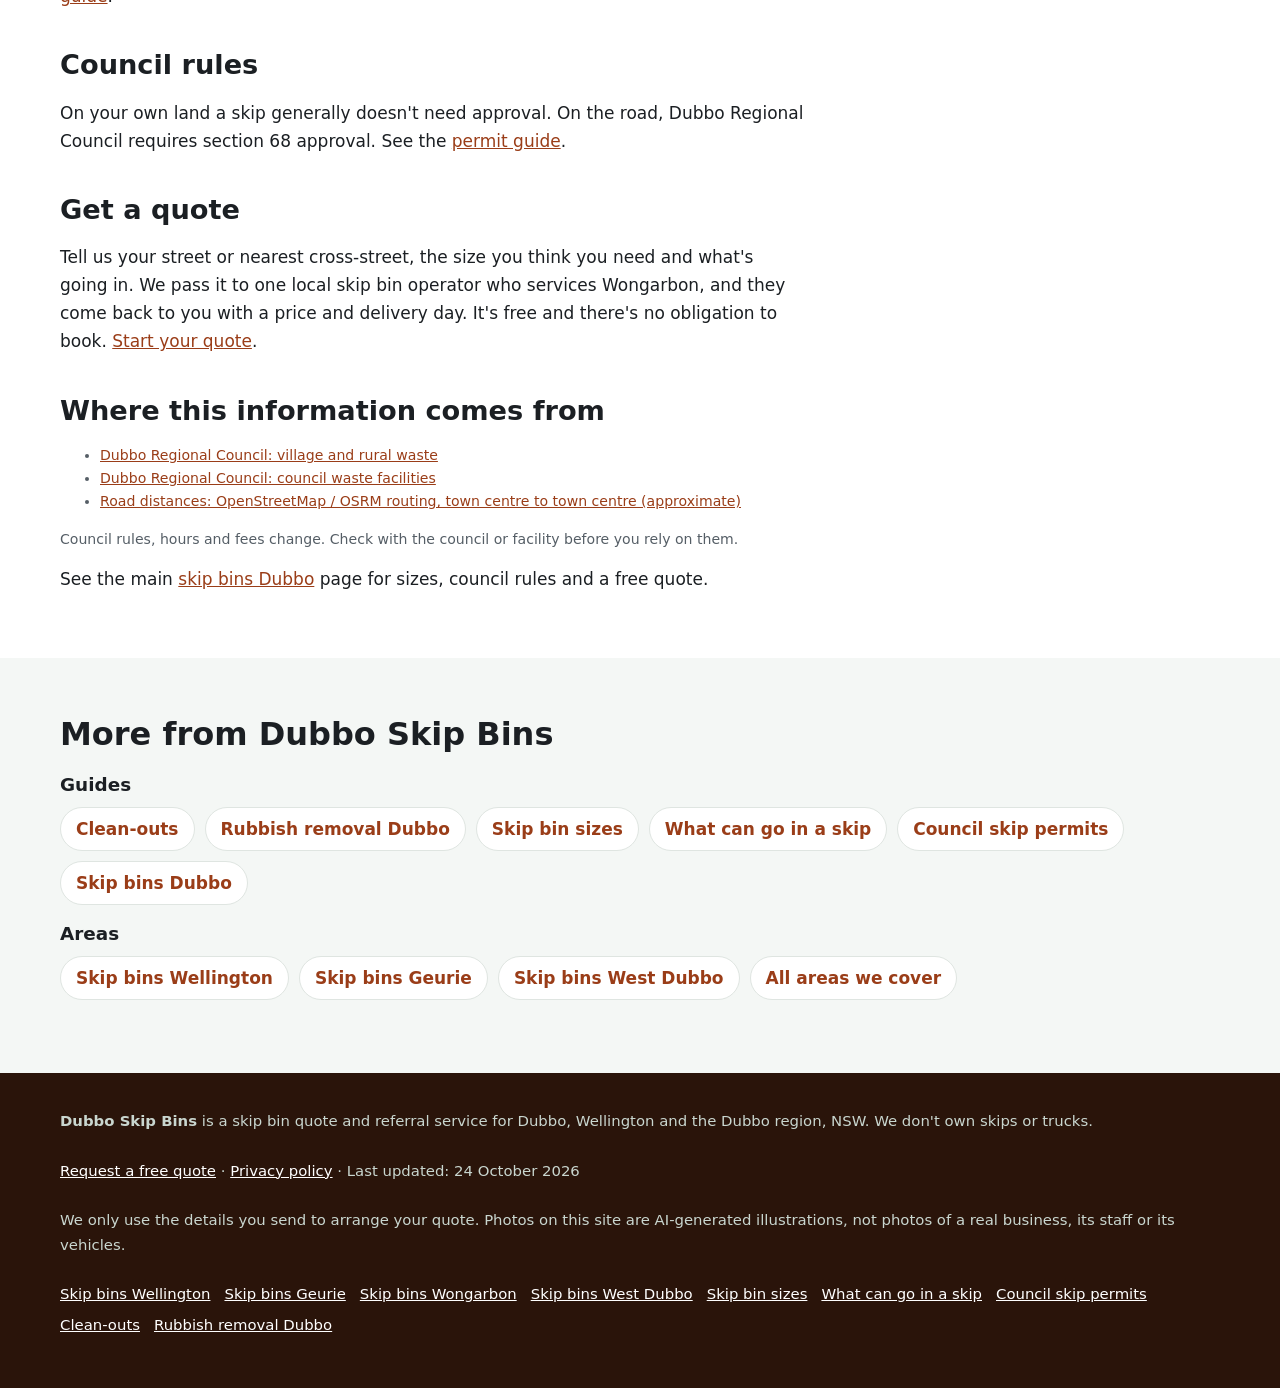
<file: skip-bins-wongarbon/index.html>
<!doctype html>
<html lang="en-AU">
<head>
<meta charset="utf-8">
<meta name="viewport" content="width=device-width, initial-scale=1">
<title>Skip Bins Wongarbon | Free Skip Bin Hire Quotes near Dubbo</title>
<meta name="description" content="Skip bin hire in Wongarbon, about 19 km from Dubbo. Sizes for homes, sheds and acreage, where to take waste, and council rules. Free quote.">
<link rel="canonical" href="https://dubboskipbins.com/skip-bins-wongarbon/">
<link rel="icon" href="/favicon.svg" type="image/svg+xml">
<meta name="theme-color" content="#7a2e12">
<meta property="og:type" content="article">
<meta property="og:locale" content="en_AU">
<meta property="og:site_name" content="Dubbo Skip Bins">
<meta property="og:title" content="Skip Bins Wongarbon | Free Skip Bin Hire Quotes near Dubbo">
<meta property="og:description" content="Skip bin hire in Wongarbon, about 19 km from Dubbo. Sizes for homes, sheds and acreage, where to take waste, and council rules. Free quote.">
<meta property="og:url" content="https://dubboskipbins.com/skip-bins-wongarbon/">
<meta property="og:image" content="https://dubboskipbins.com/img/hero.jpg">
<meta name="twitter:card" content="summary_large_image">
<script>document.documentElement.classList.add('js')</script>
<link rel="stylesheet" href="/styles.css">

<!-- Google tag (gtag.js) -->
<script async src="https://www.googletagmanager.com/gtag/js?id=G-88SLKTYWD8"></script>
<script>
  window.dataLayer = window.dataLayer || [];
  function gtag(){dataLayer.push(arguments);}
  gtag('js', new Date());
  gtag('config', 'G-88SLKTYWD8');
</script>

<script type="application/ld+json">
{
 "@context": "https://schema.org",
 "@type": "WebPage",
 "@id": "https://dubboskipbins.com/skip-bins-wongarbon/#webpage",
 "url": "https://dubboskipbins.com/skip-bins-wongarbon/",
 "name": "Skip Bins Wongarbon | Free Skip Bin Hire Quotes near Dubbo",
 "description": "Skip bin hire in Wongarbon, about 19 km from Dubbo. Sizes for homes, sheds and acreage, where to take waste, and council rules. Free quote.",
 "inLanguage": "en-AU",
 "dateModified": "2026-10-24",
 "isPartOf": {
  "@id": "https://dubboskipbins.com/#website"
 }
}
</script>
<script type="application/ld+json">
{
 "@context": "https://schema.org",
 "@type": "BreadcrumbList",
 "itemListElement": [
  {
   "@type": "ListItem",
   "position": 1,
   "name": "Home",
   "item": "https://dubboskipbins.com/"
  },
  {
   "@type": "ListItem",
   "position": 2,
   "name": "Skip bins Wongarbon",
   "item": "https://dubboskipbins.com/skip-bins-wongarbon/"
  }
 ]
}
</script>
<script type="application/ld+json">
{
 "@context": "https://schema.org",
 "@type": "Service",
 "@id": "https://dubboskipbins.com/skip-bins-wongarbon/#service",
 "name": "Skip bin hire quotes in Wongarbon",
 "serviceType": "Skip bin hire",
 "description": "Skip bin hire in Wongarbon, about 19 km from Dubbo. Sizes for homes, sheds and acreage, where to take waste, and council rules. Free quote.",
 "url": "https://dubboskipbins.com/skip-bins-wongarbon/",
 "provider": {
  "@type": "Organization",
  "name": "Dubbo Skip Bins",
  "url": "https://dubboskipbins.com/"
 },
 "areaServed": [
  {
   "@type": "Place",
   "name": "Wongarbon, NSW"
  }
 ]
}
</script>
</head>
<body>
<a class="skip-link" href="#main">Skip to content</a>

<header class="site-header">
  <div class="wrap">
    <a class="brand" href="/" aria-label="Dubbo Skip Bins home">
      <svg viewBox="0 0 64 64" aria-hidden="true"><rect width="64" height="64" rx="14" fill="#7a2e12"/><path d="M12 24h40l-6 26H18z" fill="#f2b233"/><rect x="10" y="20" width="44" height="6" rx="2" fill="#fff"/></svg>
      Dubbo Skip Bins
    </a>
    <nav class="nav" aria-label="Main">
      <a href="/">Home</a>
      <a href="/skip-bin-sizes/">Sizes</a>
      <a href="/what-can-go-in-a-skip/">What goes in</a>
      <a href="/skip-bin-council-permit/">Council permits</a>
      <a href="/#areas">Areas</a>
      <a href="/#faq">FAQ</a>
    </nav>
    <a class="btn btn-call header-call" href="#quote">Get a free quote</a>
  </div>
</header>

<main id="main">
<section class="page-hero" aria-labelledby="h1">
  <div class="wrap">
    <nav class="crumbs" aria-label="Breadcrumb"><ol><li><a href="https://dubboskipbins.com/">Home</a></li><li aria-current="page">Skip bins Wongarbon</li></ol></nav>
    <h1 id="h1">Skip bins in Wongarbon</h1>
    <p class="summary">In short: Skip bin hire in Wongarbon, about 19 km from Dubbo. Sizes for homes, sheds and acreage, where to take waste, and council rules. Free quote.</p>
    <p class="lead">Wongarbon is a village about 19 km from Dubbo by road. Here's what to know about hiring a skip for a house, shed or acreage clean-up.</p>
    <p class="updated">Last updated: 24 October 2026</p>
  </div>
</section>
<div class="wrap page-grid">
  <article class="page-body">
<figure><img src="/img/card-industrial.jpg" width="900" height="600" style="aspect-ratio:3/2;object-fit:cover" alt="Illustration of a skip bin on a rural property" decoding="async"><figcaption>AI-generated illustration, not a photo of a real business.</figcaption></figure>
<h2>Skip hire in Wongarbon</h2>
<p>Wongarbon is close enough to Dubbo that most local operators can deliver without a long trip. The village has a mix of town blocks and acreage, so jobs include house clean-outs and renovations as well as shed, fencing and green-waste clean-ups.</p>
<h2>Where waste goes</h2>
<p>Wongarbon isn't one of Dubbo Regional Council's five village transfer stations (Ballimore, Eumungerie, Geurie, Stuart Town and Toongi). For larger loads, the main option is the <strong>Whylandra Waste and Recycling Centre</strong> on Cooba Road off the Narromine Road, about 15 km west of Dubbo, open weekdays 8am to 4:45pm and weekends 9am to 4:45pm. It's cashless. For a big clean-up, a skip saves several trips across town.</p>
<h2>Sizes</h2>
<p>A 3 m³ skip suits a garage, 6 m³ a kitchen or big yard job, and 8–9 m³ a shed or house clear-out. Heavy waste such as concrete or soil needs a smaller bin. See the <a href="/skip-bin-sizes/">size guide</a>.</p>
<h2>Council rules</h2>
<p>On your own land a skip generally doesn't need approval. On the road, Dubbo Regional Council requires section 68 approval. See the <a href="/skip-bin-council-permit/">permit guide</a>.</p>
<h2>Get a quote</h2>
<p>Tell us your street or nearest cross-street, the size you think you need and what's going in. We pass it to one local skip bin operator who services Wongarbon, and they come back to you with a price and delivery day. It's free and there's no obligation to book. <a href="#quote">Start your quote</a>.</p>
<h2>Where this information comes from</h2>
<ul class="sources"><li><a href="https://www.dubbo.nsw.gov.au/Households-Residents/Rubbish-Recycling-and-Sustainability/village-and-rural-waste-depots" rel="noopener">Dubbo Regional Council: village and rural waste</a></li><li><a href="https://www.dubbo.nsw.gov.au/Households-Residents/Rubbish-Recycling-and-Sustainability/council-waste-facilities" rel="noopener">Dubbo Regional Council: council waste facilities</a></li><li><a href="https://www.openstreetmap.org/" rel="noopener">Road distances: OpenStreetMap / OSRM routing, town centre to town centre (approximate)</a></li></ul>
<p class="sources">Council rules, hours and fees change. Check with the council or facility before you rely on them.</p>

<p class="home-link">See the main <a href="/">skip bins Dubbo</a> page for sizes, council rules and a free quote.</p>
  </article>
  <aside class="page-aside">
    <div class="hero-form-card" id="quote">
      <h2 id="quote-h">Get a free skip quote in Wongarbon</h2>
      <form class="quote-form two-step" id="quote-form" action="https://formsubmit.co/c8aeae2e6c35559214315c7771d130a6" method="post" novalidate>
        <input type="hidden" name="_subject" value="New quote request – dubboskipbins.com">
        <input type="hidden" name="_captcha" value="true">
        <input type="hidden" name="_template" value="table">
        <input type="hidden" name="_next" value="https://dubboskipbins.com/thanks.html?lead=1">
        <input type="hidden" name="_autoresponse" value="Thanks for your skip bin request. We&#x27;ve received it and are passing it to a local operator, who&#x27;ll be in touch shortly with availability and a price.">
        <input type="text" name="_honey" style="display:none" tabindex="-1" autocomplete="off" aria-hidden="true">
        <input type="hidden" name="source" value="dubboskipbins.com">
        <input type="hidden" name="page" value="/skip-bins-wongarbon/">
        <fieldset class="step step-1">
          <legend class="step-label">Step 1 of 2: your job</legend>
          <div class="full"><label for="suburb">Suburb or town <span class="req" aria-hidden="true">*</span></label>
            <select id="suburb" name="suburb" required><option value="">Choose your suburb</option><option>Dubbo</option><option>West Dubbo</option><option>South Dubbo</option><option>East Dubbo</option><option>Delroy Park</option><option>Keswick Estate</option><option>Southlakes Estate</option><option>Brocklehurst</option><option selected>Wongarbon</option><option>Eumungerie</option><option>Geurie</option><option>Wellington</option><option>Ballimore</option><option>Mogriguy</option><option>Rawsonville</option><option>Toongi</option><option>Stuart Town</option><option value="Other">Other (tell us below)</option></select></div>
          <div class="full other-wrap"><label for="suburb_other">Other suburb or town</label><input id="suburb_other" name="suburb_other" type="text" autocomplete="address-level2"></div>
          <div><label for="size">Skip size</label>
            <select id="size" name="skip_size"><option value="Not sure">Not sure, help me choose</option><option>Skip bag (about 1 m³)</option><option>2 m³</option><option>3 m³</option><option>4 m³</option><option>6 m³</option><option>8 m³</option><option>9 m³</option><option>10–12 m³</option><option>Larger / hook-lift</option></select></div>
          <div><label for="waste">Waste type <span class="req" aria-hidden="true">*</span></label>
            <select id="waste" name="waste_type" required><option value="">Select one</option><option>General household</option><option>Green waste</option><option>Mixed renovation / building</option><option>Soil, concrete or bricks</option><option>Mixed, not sure</option><option>May contain asbestos</option></select></div>
          <div class="full js-only"><button class="btn btn-primary btn-block" type="button" id="to-step-2">Get my free quote →</button></div>
          <p class="microcopy full">Free, no obligation. We pass your request to one local skip bin operator who services your area.</p>
          <p class="form-error full" id="step1-error" role="alert" hidden>Please choose your suburb and waste type.</p>
        </fieldset>
        <fieldset class="step step-2" id="step-2">
          <legend class="step-label">Step 2 of 2: your details</legend>
          <div><label for="name">Name <span class="req" aria-hidden="true">*</span></label><input id="name" name="name" type="text" autocomplete="name" required></div>
          <div><label for="phone">Phone <span class="req" aria-hidden="true">*</span></label><input id="phone" name="phone" type="tel" autocomplete="tel" inputmode="tel" required></div>
          <div><label for="email">Email</label><input id="email" name="email" type="email" autocomplete="email"></div>
          <div><label for="date">Delivery date</label><input id="date" name="preferred_date" type="date"></div>
          <div class="full"><label for="message">Anything else?</label><textarea id="message" name="message" rows="2" placeholder="e.g. new build in Keswick, rural property access, 7 days"></textarea></div>
          <p class="consent full">By sending this form you agree we can share your details with one local skip bin operator so they can quote for your job. See our <a href="/privacy.html">privacy policy</a>.</p>
          <div class="full step2-actions"><button class="btn btn-primary" type="submit">Send my quote request</button><button class="btn-link js-only" type="button" id="back-1">← Back</button></div>
        </fieldset>
      </form>
    </div>
  </aside>
</div>
<section class="alt" aria-labelledby="more-h">
  <div class="wrap">
    <h2 id="more-h">More from Dubbo Skip Bins</h2>
    <h3>Guides</h3>
    <ul class="link-list"><li><a href="/clean-outs/">Clean-outs</a></li><li><a href="/rubbish-removal-dubbo/">Rubbish removal Dubbo</a></li><li><a href="/skip-bin-sizes/">Skip bin sizes</a></li><li><a href="/what-can-go-in-a-skip/">What can go in a skip</a></li><li><a href="/skip-bin-council-permit/">Council skip permits</a></li><li><a href="/">Skip bins Dubbo</a></li></ul>
    <h3>Areas</h3>
    <ul class="link-list"><li><a href="/skip-bins-wellington/">Skip bins Wellington</a></li><li><a href="/skip-bins-geurie/">Skip bins Geurie</a></li><li><a href="/skip-bins-west-dubbo/">Skip bins West Dubbo</a></li><li><a href="/#areas">All areas we cover</a></li></ul>
  </div>
</section>
</main>

<footer class="site-footer">
  <div class="wrap">
    <p><strong>Dubbo Skip Bins</strong> is a skip bin quote and referral service for Dubbo, Wellington and the Dubbo region, NSW. We don't own skips or trucks.</p>
    <p><a href="#quote">Request a free quote</a> · <a href="/privacy.html">Privacy policy</a> · Last updated: 24 October 2026</p>
    <p>We only use the details you send to arrange your quote. Photos on this site are AI-generated illustrations, not photos of a real business, its staff or its vehicles.</p>
    <p class="footer-links"><a href="/skip-bins-wellington/">Skip bins Wellington</a> <a href="/skip-bins-geurie/">Skip bins Geurie</a> <a href="/skip-bins-wongarbon/">Skip bins Wongarbon</a> <a href="/skip-bins-west-dubbo/">Skip bins West Dubbo</a> <a href="/skip-bin-sizes/">Skip bin sizes</a> <a href="/what-can-go-in-a-skip/">What can go in a skip</a> <a href="/skip-bin-council-permit/">Council skip permits</a> <a href="/clean-outs/">Clean-outs</a> <a href="/rubbish-removal-dubbo/">Rubbish removal Dubbo</a></p>
  </div>
</footer>

<div class="mobile-call" aria-label="Quick contact">
  <a class="btn btn-call" href="#quote">Get a free quote</a>
</div>
<script src="/form.js" defer></script>
</body>
</html>
</file>
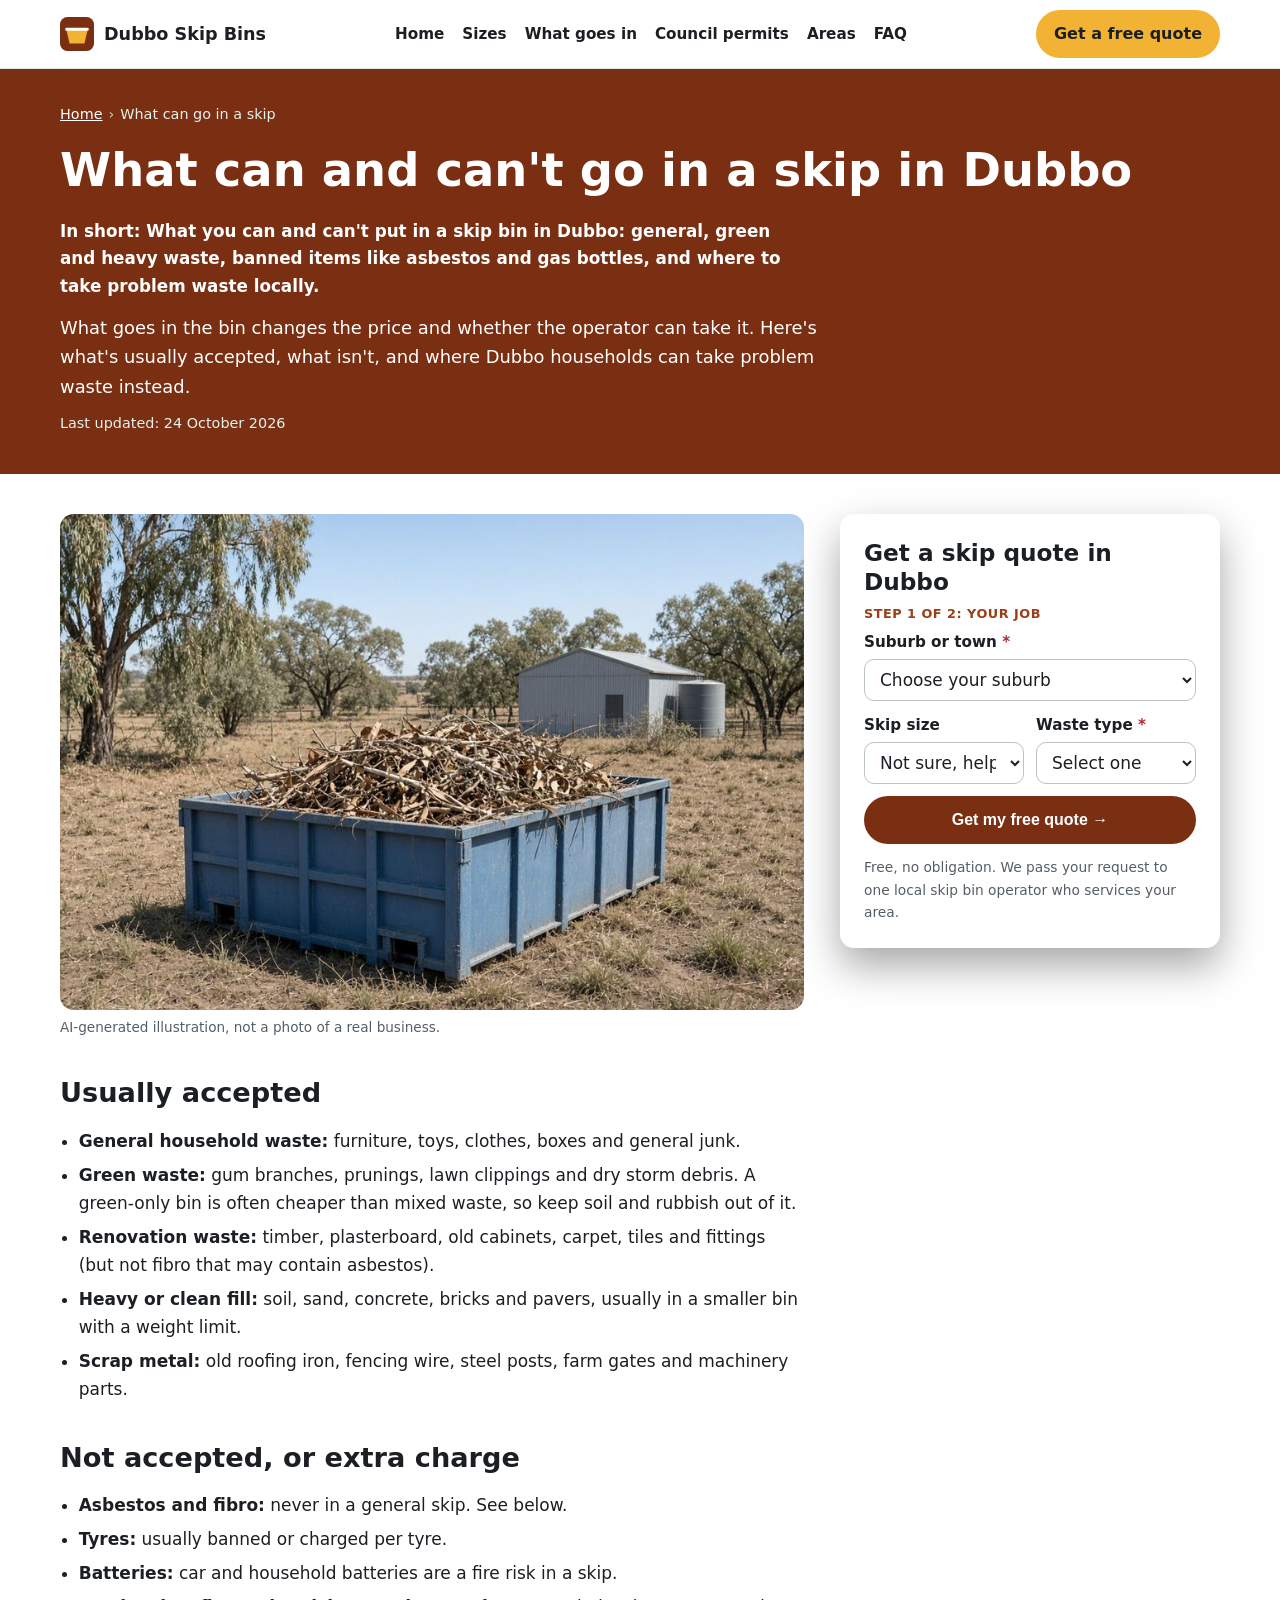
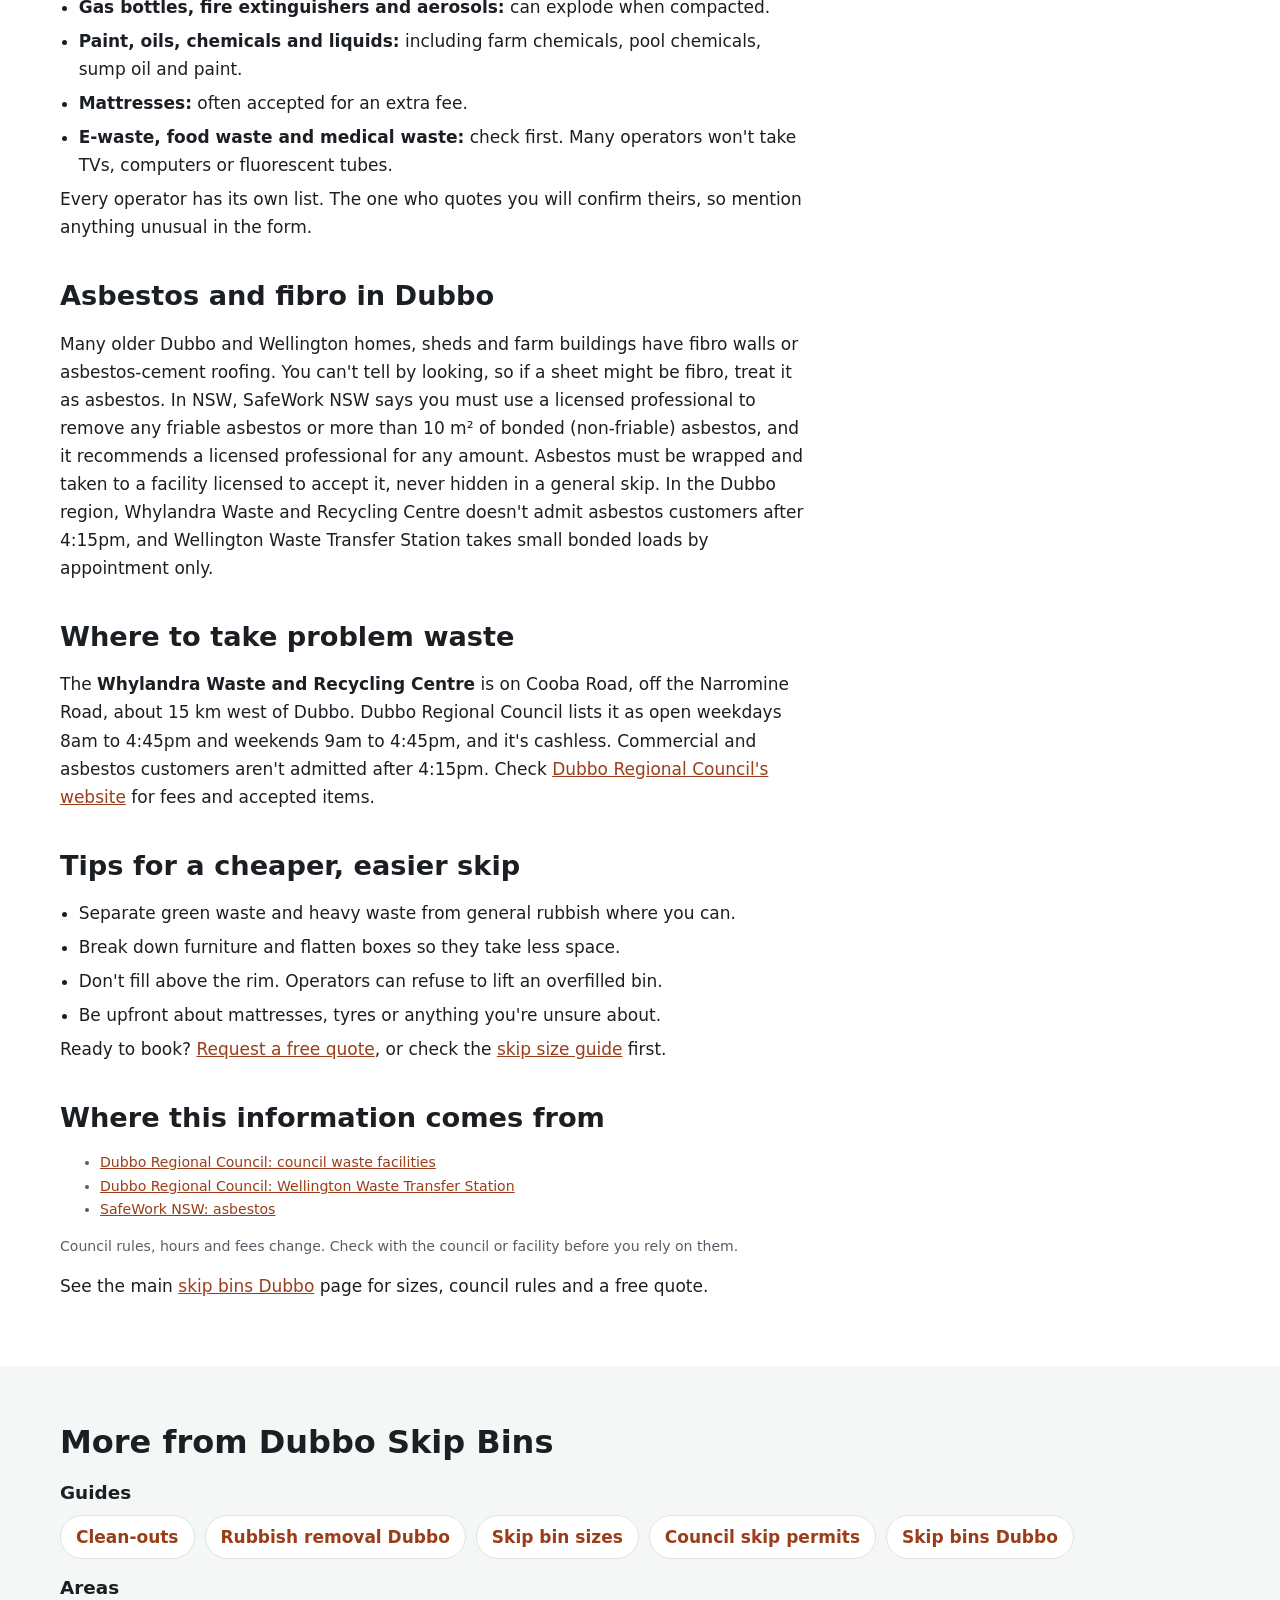
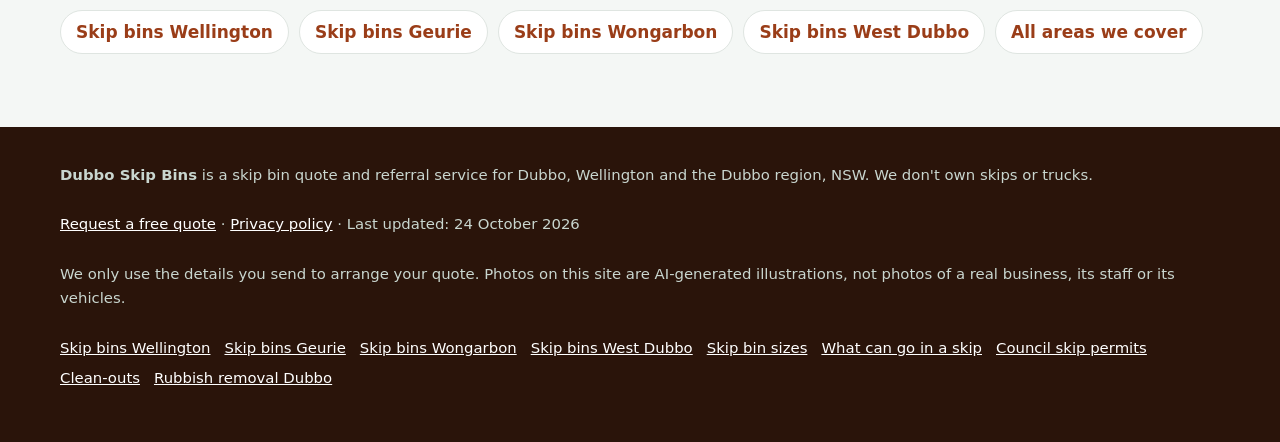
<file: what-can-go-in-a-skip/index.html>
<!doctype html>
<html lang="en-AU">
<head>
<meta charset="utf-8">
<meta name="viewport" content="width=device-width, initial-scale=1">
<title>What Can Go in a Skip Bin in Dubbo? Accepted &amp; Banned Items</title>
<meta name="description" content="What you can and can&#x27;t put in a skip bin in Dubbo: general, green and heavy waste, banned items like asbestos and gas bottles, and where to take problem waste locally.">
<link rel="canonical" href="https://dubboskipbins.com/what-can-go-in-a-skip/">
<link rel="icon" href="/favicon.svg" type="image/svg+xml">
<meta name="theme-color" content="#7a2e12">
<meta property="og:type" content="article">
<meta property="og:locale" content="en_AU">
<meta property="og:site_name" content="Dubbo Skip Bins">
<meta property="og:title" content="What Can Go in a Skip Bin in Dubbo? Accepted &amp; Banned Items">
<meta property="og:description" content="What you can and can&#x27;t put in a skip bin in Dubbo: general, green and heavy waste, banned items like asbestos and gas bottles, and where to take problem waste locally.">
<meta property="og:url" content="https://dubboskipbins.com/what-can-go-in-a-skip/">
<meta property="og:image" content="https://dubboskipbins.com/img/hero.jpg">
<meta name="twitter:card" content="summary_large_image">
<script>document.documentElement.classList.add('js')</script>
<link rel="stylesheet" href="/styles.css">

<!-- Google tag (gtag.js) -->
<script async src="https://www.googletagmanager.com/gtag/js?id=G-88SLKTYWD8"></script>
<script>
  window.dataLayer = window.dataLayer || [];
  function gtag(){dataLayer.push(arguments);}
  gtag('js', new Date());
  gtag('config', 'G-88SLKTYWD8');
</script>

<script type="application/ld+json">
{
 "@context": "https://schema.org",
 "@type": "WebPage",
 "@id": "https://dubboskipbins.com/what-can-go-in-a-skip/#webpage",
 "url": "https://dubboskipbins.com/what-can-go-in-a-skip/",
 "name": "What Can Go in a Skip Bin in Dubbo? Accepted & Banned Items",
 "description": "What you can and can't put in a skip bin in Dubbo: general, green and heavy waste, banned items like asbestos and gas bottles, and where to take problem waste locally.",
 "inLanguage": "en-AU",
 "dateModified": "2026-10-24",
 "isPartOf": {
  "@id": "https://dubboskipbins.com/#website"
 }
}
</script>
<script type="application/ld+json">
{
 "@context": "https://schema.org",
 "@type": "BreadcrumbList",
 "itemListElement": [
  {
   "@type": "ListItem",
   "position": 1,
   "name": "Home",
   "item": "https://dubboskipbins.com/"
  },
  {
   "@type": "ListItem",
   "position": 2,
   "name": "What can go in a skip",
   "item": "https://dubboskipbins.com/what-can-go-in-a-skip/"
  }
 ]
}
</script>
<script type="application/ld+json">
{
 "@context": "https://schema.org",
 "@type": "Service",
 "@id": "https://dubboskipbins.com/what-can-go-in-a-skip/#service",
 "name": "Skip bin waste advice and quotes in Dubbo",
 "serviceType": "Skip bin hire",
 "description": "What you can and can't put in a skip bin in Dubbo: general, green and heavy waste, banned items like asbestos and gas bottles, and where to take problem waste locally.",
 "url": "https://dubboskipbins.com/what-can-go-in-a-skip/",
 "provider": {
  "@type": "Organization",
  "name": "Dubbo Skip Bins",
  "url": "https://dubboskipbins.com/"
 },
 "areaServed": [
  {
   "@type": "Place",
   "name": "Dubbo, NSW"
  }
 ]
}
</script>
</head>
<body>
<a class="skip-link" href="#main">Skip to content</a>

<header class="site-header">
  <div class="wrap">
    <a class="brand" href="/" aria-label="Dubbo Skip Bins home">
      <svg viewBox="0 0 64 64" aria-hidden="true"><rect width="64" height="64" rx="14" fill="#7a2e12"/><path d="M12 24h40l-6 26H18z" fill="#f2b233"/><rect x="10" y="20" width="44" height="6" rx="2" fill="#fff"/></svg>
      Dubbo Skip Bins
    </a>
    <nav class="nav" aria-label="Main">
      <a href="/">Home</a>
      <a href="/skip-bin-sizes/">Sizes</a>
      <a href="/what-can-go-in-a-skip/">What goes in</a>
      <a href="/skip-bin-council-permit/">Council permits</a>
      <a href="/#areas">Areas</a>
      <a href="/#faq">FAQ</a>
    </nav>
    <a class="btn btn-call header-call" href="#quote">Get a free quote</a>
  </div>
</header>

<main id="main">
<section class="page-hero" aria-labelledby="h1">
  <div class="wrap">
    <nav class="crumbs" aria-label="Breadcrumb"><ol><li><a href="https://dubboskipbins.com/">Home</a></li><li aria-current="page">What can go in a skip</li></ol></nav>
    <h1 id="h1">What can and can&#x27;t go in a skip in Dubbo</h1>
    <p class="summary">In short: What you can and can&#x27;t put in a skip bin in Dubbo: general, green and heavy waste, banned items like asbestos and gas bottles, and where to take problem waste locally.</p>
    <p class="lead">What goes in the bin changes the price and whether the operator can take it. Here's what's usually accepted, what isn't, and where Dubbo households can take problem waste instead.</p>
    <p class="updated">Last updated: 24 October 2026</p>
  </div>
</section>
<div class="wrap page-grid">
  <article class="page-body">
<figure><img src="/img/card-green.jpg" width="900" height="600" style="aspect-ratio:3/2;object-fit:cover" alt="Illustration of a skip bin with garden waste" decoding="async"><figcaption>AI-generated illustration, not a photo of a real business.</figcaption></figure>
<h2>Usually accepted</h2>
<ul class="clean">
<li><strong>General household waste:</strong> furniture, toys, clothes, boxes and general junk.</li>
<li><strong>Green waste:</strong> gum branches, prunings, lawn clippings and dry storm debris. A green-only bin is often cheaper than mixed waste, so keep soil and rubbish out of it.</li>
<li><strong>Renovation waste:</strong> timber, plasterboard, old cabinets, carpet, tiles and fittings (but not fibro that may contain asbestos).</li>
<li><strong>Heavy or clean fill:</strong> soil, sand, concrete, bricks and pavers, usually in a smaller bin with a weight limit.</li>
<li><strong>Scrap metal:</strong> old roofing iron, fencing wire, steel posts, farm gates and machinery parts.</li></ul>
<h2>Not accepted, or extra charge</h2>
<ul class="clean">
<li><strong>Asbestos and fibro:</strong> never in a general skip. See below.</li>
<li><strong>Tyres:</strong> usually banned or charged per tyre.</li>
<li><strong>Batteries:</strong> car and household batteries are a fire risk in a skip.</li>
<li><strong>Gas bottles, fire extinguishers and aerosols:</strong> can explode when compacted.</li>
<li><strong>Paint, oils, chemicals and liquids:</strong> including farm chemicals, pool chemicals, sump oil and paint.</li>
<li><strong>Mattresses:</strong> often accepted for an extra fee.</li>
<li><strong>E-waste, food waste and medical waste:</strong> check first. Many operators won't take TVs, computers or fluorescent tubes.</li></ul>
<p>Every operator has its own list. The one who quotes you will confirm theirs, so mention anything unusual in the form.</p>
<h2>Asbestos and fibro in Dubbo</h2>
<p>Many older Dubbo and Wellington homes, sheds and farm buildings have fibro walls or asbestos-cement roofing. You can't tell by looking, so if a sheet might be fibro, treat it as asbestos. In NSW, SafeWork NSW says you must use a licensed professional to remove any friable asbestos or more than 10 m² of bonded (non-friable) asbestos, and it recommends a licensed professional for any amount. Asbestos must be wrapped and taken to a facility licensed to accept it, never hidden in a general skip. In the Dubbo region, Whylandra Waste and Recycling Centre doesn't admit asbestos customers after 4:15pm, and Wellington Waste Transfer Station takes small bonded loads by appointment only.</p>
<h2>Where to take problem waste</h2>
<p>The <strong>Whylandra Waste and Recycling Centre</strong> is on Cooba Road, off the Narromine Road, about 15 km west of Dubbo. Dubbo Regional Council lists it as open weekdays 8am to 4:45pm and weekends 9am to 4:45pm, and it's cashless. Commercial and asbestos customers aren't admitted after 4:15pm. Check <a href="https://www.dubbo.nsw.gov.au/" rel="noopener">Dubbo Regional Council's website</a> for fees and accepted items.</p>
<h2>Tips for a cheaper, easier skip</h2>
<ul class="clean"><li>Separate green waste and heavy waste from general rubbish where you can.</li><li>Break down furniture and flatten boxes so they take less space.</li><li>Don't fill above the rim. Operators can refuse to lift an overfilled bin.</li><li>Be upfront about mattresses, tyres or anything you're unsure about.</li></ul><p>Ready to book? <a href="#quote">Request a free quote</a>, or check the <a href="/skip-bin-sizes/">skip size guide</a> first.</p>
<h2>Where this information comes from</h2>
<ul class="sources"><li><a href="https://www.dubbo.nsw.gov.au/Households-Residents/Rubbish-Recycling-and-Sustainability/council-waste-facilities" rel="noopener">Dubbo Regional Council: council waste facilities</a></li><li><a href="https://www.dubbo.nsw.gov.au/Households-Residents/Rubbish-Recycling-and-Sustainability/wellington-waste-transfer-station" rel="noopener">Dubbo Regional Council: Wellington Waste Transfer Station</a></li><li><a href="https://www.safework.nsw.gov.au/hazards-a-z/asbestos" rel="noopener">SafeWork NSW: asbestos</a></li></ul>
<p class="sources">Council rules, hours and fees change. Check with the council or facility before you rely on them.</p>

<p class="home-link">See the main <a href="/">skip bins Dubbo</a> page for sizes, council rules and a free quote.</p>
  </article>
  <aside class="page-aside">
    <div class="hero-form-card" id="quote">
      <h2 id="quote-h">Get a skip quote in Dubbo</h2>
      <form class="quote-form two-step" id="quote-form" action="https://formsubmit.co/c8aeae2e6c35559214315c7771d130a6" method="post" novalidate>
        <input type="hidden" name="_subject" value="New quote request – dubboskipbins.com">
        <input type="hidden" name="_captcha" value="true">
        <input type="hidden" name="_template" value="table">
        <input type="hidden" name="_next" value="https://dubboskipbins.com/thanks.html?lead=1">
        <input type="hidden" name="_autoresponse" value="Thanks for your skip bin request. We&#x27;ve received it and are passing it to a local operator, who&#x27;ll be in touch shortly with availability and a price.">
        <input type="text" name="_honey" style="display:none" tabindex="-1" autocomplete="off" aria-hidden="true">
        <input type="hidden" name="source" value="dubboskipbins.com">
        <input type="hidden" name="page" value="/what-can-go-in-a-skip/">
        <fieldset class="step step-1">
          <legend class="step-label">Step 1 of 2: your job</legend>
          <div class="full"><label for="suburb">Suburb or town <span class="req" aria-hidden="true">*</span></label>
            <select id="suburb" name="suburb" required><option value="">Choose your suburb</option><option>Dubbo</option><option>West Dubbo</option><option>South Dubbo</option><option>East Dubbo</option><option>Delroy Park</option><option>Keswick Estate</option><option>Southlakes Estate</option><option>Brocklehurst</option><option>Wongarbon</option><option>Eumungerie</option><option>Geurie</option><option>Wellington</option><option>Ballimore</option><option>Mogriguy</option><option>Rawsonville</option><option>Toongi</option><option>Stuart Town</option><option value="Other">Other (tell us below)</option></select></div>
          <div class="full other-wrap"><label for="suburb_other">Other suburb or town</label><input id="suburb_other" name="suburb_other" type="text" autocomplete="address-level2"></div>
          <div><label for="size">Skip size</label>
            <select id="size" name="skip_size"><option value="Not sure">Not sure, help me choose</option><option>Skip bag (about 1 m³)</option><option>2 m³</option><option>3 m³</option><option>4 m³</option><option>6 m³</option><option>8 m³</option><option>9 m³</option><option>10–12 m³</option><option>Larger / hook-lift</option></select></div>
          <div><label for="waste">Waste type <span class="req" aria-hidden="true">*</span></label>
            <select id="waste" name="waste_type" required><option value="">Select one</option><option>General household</option><option>Green waste</option><option>Mixed renovation / building</option><option>Soil, concrete or bricks</option><option>Mixed, not sure</option><option>May contain asbestos</option></select></div>
          <div class="full js-only"><button class="btn btn-primary btn-block" type="button" id="to-step-2">Get my free quote →</button></div>
          <p class="microcopy full">Free, no obligation. We pass your request to one local skip bin operator who services your area.</p>
          <p class="form-error full" id="step1-error" role="alert" hidden>Please choose your suburb and waste type.</p>
        </fieldset>
        <fieldset class="step step-2" id="step-2">
          <legend class="step-label">Step 2 of 2: your details</legend>
          <div><label for="name">Name <span class="req" aria-hidden="true">*</span></label><input id="name" name="name" type="text" autocomplete="name" required></div>
          <div><label for="phone">Phone <span class="req" aria-hidden="true">*</span></label><input id="phone" name="phone" type="tel" autocomplete="tel" inputmode="tel" required></div>
          <div><label for="email">Email</label><input id="email" name="email" type="email" autocomplete="email"></div>
          <div><label for="date">Delivery date</label><input id="date" name="preferred_date" type="date"></div>
          <div class="full"><label for="message">Anything else?</label><textarea id="message" name="message" rows="2" placeholder="e.g. new build in Keswick, rural property access, 7 days"></textarea></div>
          <p class="consent full">By sending this form you agree we can share your details with one local skip bin operator so they can quote for your job. See our <a href="/privacy.html">privacy policy</a>.</p>
          <div class="full step2-actions"><button class="btn btn-primary" type="submit">Send my quote request</button><button class="btn-link js-only" type="button" id="back-1">← Back</button></div>
        </fieldset>
      </form>
    </div>
  </aside>
</div>
<section class="alt" aria-labelledby="more-h">
  <div class="wrap">
    <h2 id="more-h">More from Dubbo Skip Bins</h2>
    <h3>Guides</h3>
    <ul class="link-list"><li><a href="/clean-outs/">Clean-outs</a></li><li><a href="/rubbish-removal-dubbo/">Rubbish removal Dubbo</a></li><li><a href="/skip-bin-sizes/">Skip bin sizes</a></li><li><a href="/skip-bin-council-permit/">Council skip permits</a></li><li><a href="/">Skip bins Dubbo</a></li></ul>
    <h3>Areas</h3>
    <ul class="link-list"><li><a href="/skip-bins-wellington/">Skip bins Wellington</a></li><li><a href="/skip-bins-geurie/">Skip bins Geurie</a></li><li><a href="/skip-bins-wongarbon/">Skip bins Wongarbon</a></li><li><a href="/skip-bins-west-dubbo/">Skip bins West Dubbo</a></li><li><a href="/#areas">All areas we cover</a></li></ul>
  </div>
</section>
</main>

<footer class="site-footer">
  <div class="wrap">
    <p><strong>Dubbo Skip Bins</strong> is a skip bin quote and referral service for Dubbo, Wellington and the Dubbo region, NSW. We don't own skips or trucks.</p>
    <p><a href="#quote">Request a free quote</a> · <a href="/privacy.html">Privacy policy</a> · Last updated: 24 October 2026</p>
    <p>We only use the details you send to arrange your quote. Photos on this site are AI-generated illustrations, not photos of a real business, its staff or its vehicles.</p>
    <p class="footer-links"><a href="/skip-bins-wellington/">Skip bins Wellington</a> <a href="/skip-bins-geurie/">Skip bins Geurie</a> <a href="/skip-bins-wongarbon/">Skip bins Wongarbon</a> <a href="/skip-bins-west-dubbo/">Skip bins West Dubbo</a> <a href="/skip-bin-sizes/">Skip bin sizes</a> <a href="/what-can-go-in-a-skip/">What can go in a skip</a> <a href="/skip-bin-council-permit/">Council skip permits</a> <a href="/clean-outs/">Clean-outs</a> <a href="/rubbish-removal-dubbo/">Rubbish removal Dubbo</a></p>
  </div>
</footer>

<div class="mobile-call" aria-label="Quick contact">
  <a class="btn btn-call" href="#quote">Get a free quote</a>
</div>
<script src="/form.js" defer></script>
</body>
</html>
</file>
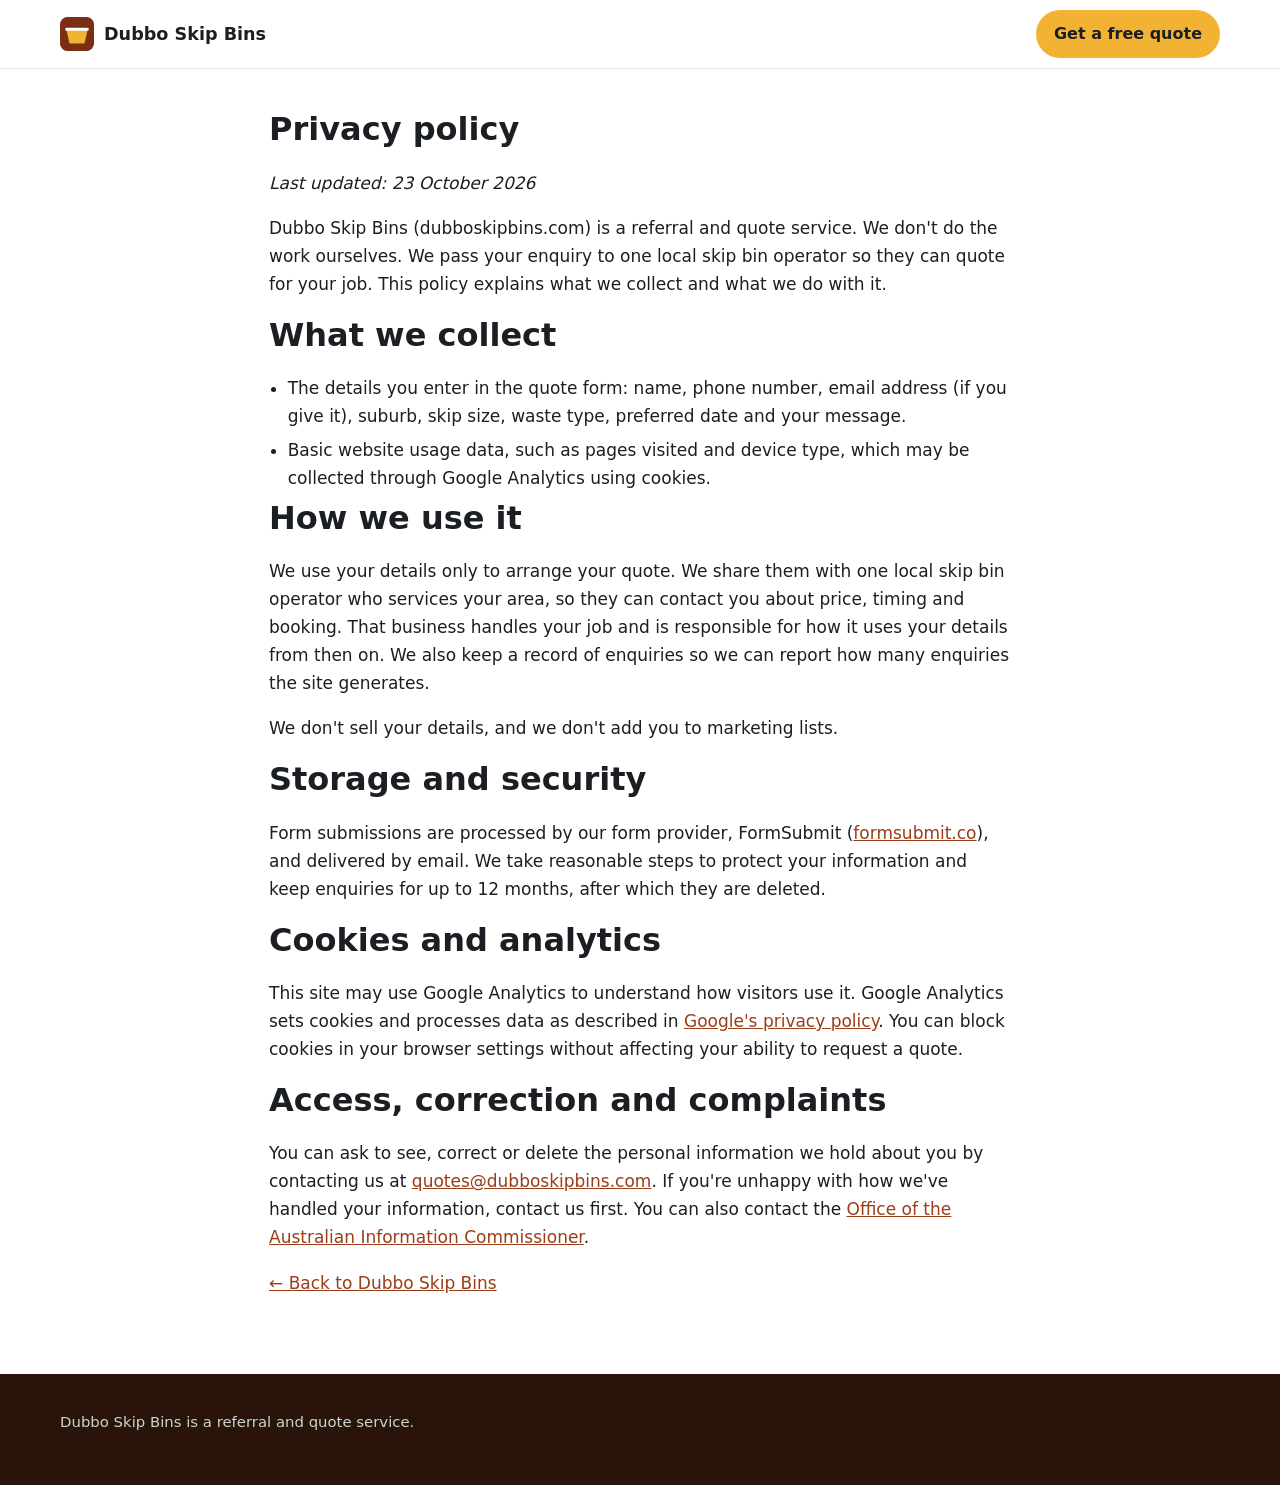
<file: privacy.html>
<!doctype html>
<html lang="en-AU">
<head>
<meta charset="utf-8">
<meta name="viewport" content="width=device-width, initial-scale=1">
<title>Privacy Policy | Dubbo Skip Bins</title>
<meta name="description" content="How Dubbo Skip Bins collects, uses and shares the details you send when you request a quote.">
<link rel="canonical" href="https://dubboskipbins.com/privacy.html">
<link rel="icon" href="favicon.svg" type="image/svg+xml">
<link rel="stylesheet" href="styles.css">
<!-- Google tag (gtag.js) -->
<script async src="https://www.googletagmanager.com/gtag/js?id=G-88SLKTYWD8"></script>
<script>
  window.dataLayer = window.dataLayer || [];
  function gtag(){dataLayer.push(arguments);}
  gtag('js', new Date());
  gtag('config', 'G-88SLKTYWD8');
</script>
</head>
<body>
<a class="skip-link" href="#main">Skip to content</a>
<header class="site-header">
  <div class="wrap">
    <a class="brand" href="/" aria-label="Dubbo Skip Bins home">
      <svg viewBox="0 0 64 64" aria-hidden="true"><rect width="64" height="64" rx="14" fill="#7a2e12"/><path d="M12 24h40l-6 26H18z" fill="#f2b233"/><rect x="10" y="20" width="44" height="6" rx="2" fill="#fff"/></svg>
      Dubbo Skip Bins
    </a>
    <a class="btn btn-call header-call" href="/#quote">Get a free quote</a>
  </div>
</header>
<main id="main" class="legal">
  <h1>Privacy policy</h1>
  <p><em>Last updated: 23 October 2026</em></p>
  <p>Dubbo Skip Bins (dubboskipbins.com) is a referral and quote service. We don't do the work ourselves. We pass your enquiry to one local skip bin operator so they can quote for your job. This policy explains what we collect and what we do with it.</p>
  <h2>What we collect</h2>
  <ul class="clean">
    <li>The details you enter in the quote form: name, phone number, email address (if you give it), suburb, skip size, waste type, preferred date and your message.</li>
    <li>Basic website usage data, such as pages visited and device type, which may be collected through Google Analytics using cookies.</li>
  </ul>
  <h2>How we use it</h2>
  <p>We use your details only to arrange your quote. We share them with one local skip bin operator who services your area, so they can contact you about price, timing and booking. That business handles your job and is responsible for how it uses your details from then on. We also keep a record of enquiries so we can report how many enquiries the site generates.</p>
  <p>We don't sell your details, and we don't add you to marketing lists.</p>
  <h2>Storage and security</h2>
  <p>Form submissions are processed by our form provider, FormSubmit (<a href="https://formsubmit.co/" rel="noopener">formsubmit.co</a>), and delivered by email. We take reasonable steps to protect your information and keep enquiries for up to 12 months, after which they are deleted.</p>
  <h2>Cookies and analytics</h2>
  <p>This site may use Google Analytics to understand how visitors use it. Google Analytics sets cookies and processes data as described in <a href="https://policies.google.com/privacy" rel="noopener">Google's privacy policy</a>. You can block cookies in your browser settings without affecting your ability to request a quote.</p>
  <h2>Access, correction and complaints</h2>
  <p>You can ask to see, correct or delete the personal information we hold about you by contacting us at <a href="mailto:quotes@dubboskipbins.com">quotes@dubboskipbins.com</a>. If you're unhappy with how we've handled your information, contact us first. You can also contact the <a href="https://www.oaic.gov.au/" rel="noopener">Office of the Australian Information Commissioner</a>.</p>
  <p><a href="/">&larr; Back to Dubbo Skip Bins</a></p>
</main>
<footer class="site-footer"><div class="wrap"><p>Dubbo Skip Bins is a referral and quote service.</p></div></footer>
</body>
</html>
</file>
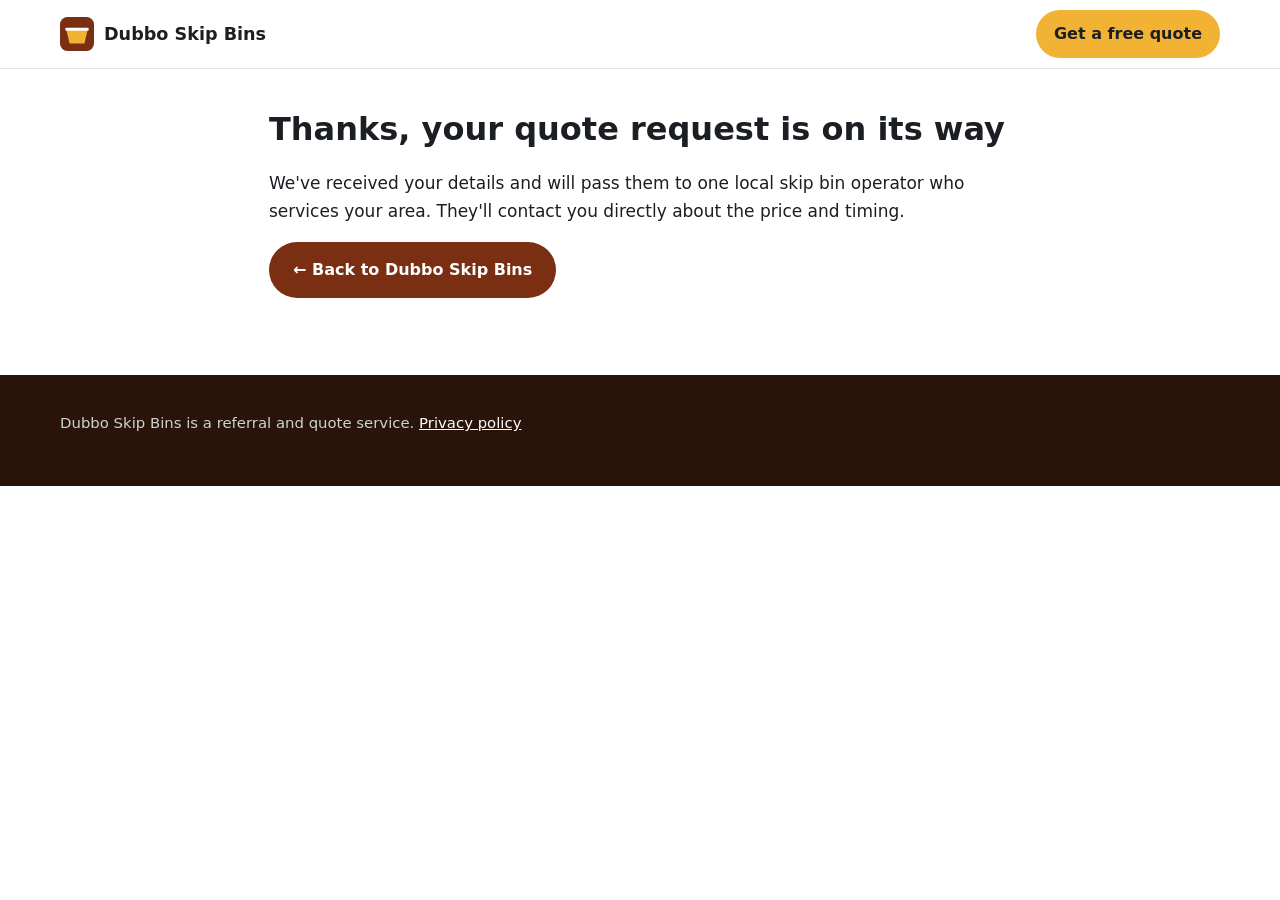
<file: thanks.html>
<!doctype html>
<html lang="en-AU">
<head>
<meta charset="utf-8">
<meta name="viewport" content="width=device-width, initial-scale=1">
<title>Thanks, we've got your quote request | Dubbo Skip Bins</title>
<meta name="robots" content="noindex, nofollow">
<link rel="icon" href="favicon.svg" type="image/svg+xml">
<link rel="stylesheet" href="styles.css">
<!-- Google tag (gtag.js) -->
<script async src="https://www.googletagmanager.com/gtag/js?id=G-88SLKTYWD8"></script>
<script>
  window.dataLayer = window.dataLayer || [];
  function gtag(){dataLayer.push(arguments);}
  gtag('js', new Date());
  gtag('config', 'G-88SLKTYWD8');
</script>
<script>/*rws-lead-v2*/(function(){var fired=false;function fire(){if(fired)return;if(typeof gtag!=='function'){if(document.readyState!=='complete')setTimeout(fire,50);return;}var tok=null,done=null,ref='',qid=false;try{tok=sessionStorage.getItem('rws_lead_token');done=sessionStorage.getItem('rws_lead_done');}catch(e){}ref=document.referrer||'';try{qid=/(?:^|[?&])lead=1(?:&|$)/.test(location.search);}catch(e){}var via=!!(qid||tok||/formsubmit[.]co/i.test(ref));if(tok&&tok===done)return;if(!via&&(done==='direct'||done==='redirect'))return;fired=true;var flow=tok?'form':(via?'redirect':'direct');gtag('event','generate_lead',{form_name:'skip_bin_quote',lead_source:'dubboskipbins.com',lead_flow:flow,page_referrer:ref,transport_type:'beacon',send_to:'G-88SLKTYWD8'});try{sessionStorage.setItem('rws_lead_done',tok||(flow==='direct'?'direct':'redirect'));}catch(e){}}if(document.readyState==='complete')fire();else window.addEventListener('load',fire);})();</script>
</head>
<body>
<a class="skip-link" href="#main">Skip to content</a>
<header class="site-header">
  <div class="wrap">
    <a class="brand" href="/" aria-label="Dubbo Skip Bins home">
      <svg viewBox="0 0 64 64" aria-hidden="true"><rect width="64" height="64" rx="14" fill="#7a2e12"/><path d="M12 24h40l-6 26H18z" fill="#f2b233"/><rect x="10" y="20" width="44" height="6" rx="2" fill="#fff"/></svg>
      Dubbo Skip Bins
    </a>
    <a class="btn btn-call header-call" href="/#quote">Get a free quote</a>
  </div>
</header>
<main id="main" class="legal">
  <h1>Thanks, your quote request is on its way</h1>
  <p>We've received your details and will pass them to one local skip bin operator who services your area. They'll contact you directly about the price and timing.</p>
  <p><a class="btn btn-primary" href="/">&larr; Back to Dubbo Skip Bins</a></p>
</main>
<footer class="site-footer"><div class="wrap"><p>Dubbo Skip Bins is a referral and quote service. <a href="privacy.html">Privacy policy</a></p></div></footer>
</body>
</html>
</file>
<file: styles.css>
:root{
  --green:#7a2e12;--green-2:#9a3d18;--yellow:#f2b233;--ink:#1b1f23;--muted:#555e66;
  --bg:#ffffff;--soft:#f4f7f5;--line:#dfe5e1;--radius:14px;--max:1200px;
}
*{box-sizing:border-box}
html{scroll-behavior:smooth}
body{margin:0;font-family:system-ui,-apple-system,"Segoe UI",Roboto,Arial,sans-serif;color:var(--ink);background:var(--bg);line-height:1.65;font-size:17px;padding-bottom:72px}
@media(min-width:800px){body{padding-bottom:0}}
img,svg{max-width:100%}
a{color:var(--green-2)}
a:focus-visible,button:focus-visible,input:focus-visible,select:focus-visible,textarea:focus-visible{outline:3px solid var(--yellow);outline-offset:2px}
.wrap{max-width:var(--max);margin:0 auto;padding:0 20px}
.skip-link{position:absolute;left:-999px;top:0;background:#fff;padding:8px 12px;z-index:100}
.skip-link:focus{left:8px}
h1,h2,h3{line-height:1.25;margin:0 0 .6em}
h1{font-size:clamp(1.9rem,4.5vw,2.9rem)}
h2{font-size:clamp(1.5rem,3vw,2rem);margin-top:0}
h3{font-size:1.15rem}
p{margin:0 0 1em}

/* header */
.site-header{background:#fff;border-bottom:1px solid var(--line);position:sticky;top:0;z-index:50}
.site-header .wrap{display:flex;align-items:center;justify-content:space-between;gap:16px;padding-top:10px;padding-bottom:10px}
.brand{display:flex;align-items:center;gap:10px;font-weight:800;color:var(--ink);text-decoration:none;font-size:1.1rem}
.brand svg{width:34px;height:34px}
.nav{display:none;gap:18px}
.nav a{color:var(--ink);text-decoration:none;font-weight:600;font-size:.95rem}
.nav a:hover{color:var(--green-2)}
@media(min-width:900px){.nav{display:flex}}

/* buttons */
.btn{display:inline-flex;align-items:center;justify-content:center;gap:8px;font-weight:700;border-radius:999px;padding:13px 22px;text-decoration:none;border:2px solid transparent;cursor:pointer;font-size:1rem}
.btn svg{width:20px;height:20px}
.btn-call{background:var(--yellow);color:#1b1f23}
.btn-call:hover{background:#f2b233}
.btn-ghost{background:transparent;color:#fff;border-color:rgba(255,255,255,.7)}
.btn-ghost:hover{background:rgba(255,255,255,.12)}
.btn-primary{background:var(--green);color:#fff}
.btn-primary:hover{background:var(--green-2)}
.header-call{display:none}
@media(min-width:600px){.header-call{display:inline-flex;padding:9px 16px}}

/* hero */
.hero{background:linear-gradient(135deg,#7a2e12 0%,#9a3d18 60%,#9a3d18 100%);color:#fff;padding:48px 0 56px}
.hero .wrap{display:grid;gap:32px}
@media(min-width:900px){.hero .wrap{grid-template-columns:1.15fr .85fr;align-items:center}}
.hero p.lead{font-size:1.15rem;color:#e6f2ec;max-width:38em}
.hero .ctas{display:flex;flex-wrap:wrap;gap:12px;margin:22px 0 18px}
.ticks{list-style:none;padding:0;margin:0;display:grid;gap:6px;color:#e6f2ec}
.ticks li{display:flex;gap:8px;align-items:flex-start}
.ticks svg{flex:0 0 20px;width:20px;height:20px;margin-top:3px}
.hero-card{background:#fff;color:var(--ink);border-radius:var(--radius);padding:22px;box-shadow:0 12px 30px rgba(0,0,0,.18)}
.hero-card h2{font-size:1.25rem}
.hero-card ol{margin:0;padding-left:1.2em}
.hero-card li{margin-bottom:.5em}

/* sections */
section{padding:56px 0}
section.alt{background:var(--soft)}
.intro{max-width:46em}
.grid{display:grid;gap:18px}
@media(min-width:700px){.grid-2{grid-template-columns:1fr 1fr}.grid-3{grid-template-columns:repeat(3,1fr)}}
.card{background:#fff;border:1px solid var(--line);border-radius:var(--radius);padding:20px}
.card .size{display:inline-block;background:var(--green);color:#fff;font-weight:800;border-radius:8px;padding:3px 10px;margin-bottom:8px}
.icon{width:36px;height:36px;color:var(--green);margin-bottom:6px}

table{width:100%;border-collapse:collapse;background:#fff;border-radius:var(--radius);overflow:hidden;border:1px solid var(--line)}
caption{text-align:left;font-weight:700;padding:0 0 10px}
th,td{padding:12px 14px;text-align:left;border-bottom:1px solid var(--line);vertical-align:top}
th{background:#e9f1ec;font-size:.95rem}
.table-scroll{overflow-x:auto}
.note{font-size:.93rem;color:var(--muted)}
.yes h3{color:var(--green)}
.no h3{color:#b02a37}
ul.clean{padding-left:1.1em;margin:0}
ul.clean li{margin-bottom:.35em}

.areas{display:flex;flex-wrap:wrap;gap:8px;list-style:none;padding:0;margin:0 0 1em}
.areas li{background:#fff;border:1px solid var(--line);border-radius:999px;padding:6px 14px;font-size:.95rem}

/* faq */
details{background:#fff;border:1px solid var(--line);border-radius:var(--radius);padding:4px 18px;margin-bottom:10px}
summary{cursor:pointer;font-weight:700;padding:12px 0;list-style:none}
summary::-webkit-details-marker{display:none}
summary::after{content:"+";float:right;font-size:1.3rem;line-height:1;color:var(--green)}
details[open] summary::after{content:"–"}

/* form */
.quote{background:var(--green);color:#fff}
.quote .wrap{display:grid;gap:28px}
@media(min-width:900px){.quote .wrap{grid-template-columns:.8fr 1.2fr}}
.quote p{color:#e6f2ec}
form.quote-form{background:#fff;color:var(--ink);border-radius:var(--radius);padding:22px;display:grid;gap:14px}
@media(min-width:600px){form.quote-form{grid-template-columns:1fr 1fr}.full{grid-column:1/-1}}
label{display:block;font-weight:600;font-size:.95rem;margin-bottom:4px}
input,select,textarea{width:100%;font:inherit;padding:11px 12px;border:1.5px solid #b8c4bd;border-radius:10px;background:#fff;color:var(--ink)}
textarea{min-height:110px;resize:vertical}
.req{color:#b02a37}
.consent{font-size:.88rem;color:var(--muted)}

/* footer */
.site-footer{background:#2a140a;color:#c9d6cf;padding:36px 0;font-size:.93rem}
.site-footer a{color:#fff}
.site-footer .wrap{display:grid;gap:10px}

/* sticky mobile call bar */
.mobile-call{position:fixed;left:0;right:0;bottom:0;z-index:60;display:flex;gap:8px;padding:10px 12px;background:#fff;border-top:1px solid var(--line);box-shadow:0 -6px 18px rgba(0,0,0,.08)}
.mobile-call .btn{flex:1;padding:12px 10px}
@media(min-width:800px){.mobile-call{display:none}}

.legal{max-width:46em;padding:40px 20px 60px;margin:0 auto}
.legal h1{font-size:2rem}

/* images */
.about-grid{display:grid;gap:28px;align-items:center}
@media(min-width:900px){.about-grid{grid-template-columns:1.2fr .8fr}}
figure{margin:0}
.photo img{width:100%;height:auto;display:block;border-radius:var(--radius)}
.photo figcaption,.size-figs figcaption{font-size:.85rem;color:var(--muted);margin-top:6px}
.local-photo{max-width:720px;margin-top:8px}
.size-figs{display:grid;gap:14px;margin:6px 0 10px;grid-template-columns:1fr}
@media(min-width:600px){.size-figs{grid-template-columns:1fr 1fr}}
.size-figs img{width:100%;height:auto;display:block;border-radius:10px;border:1px solid var(--line);background:#f4f7f5}
.size-figs figcaption{font-weight:700;color:var(--ink)}
.credits{font-size:.8rem;color:#9fb3a8}

/* banner hero */
.hero{position:relative;overflow:hidden;background:#2a140a;padding:56px 0 64px}
.hero-bg,.hero-bg img{position:absolute;inset:0;width:100%;height:100%}
.hero-bg img{object-fit:cover;object-position:center 40%;filter:brightness(1.08)}
.hero::before{content:"";position:absolute;inset:0;z-index:1;background:linear-gradient(90deg,rgba(8,24,16,.58) 0%,rgba(8,24,16,.36) 45%,rgba(8,24,16,.14) 100%)}
.hero .wrap.hero-grid{position:relative;z-index:2;display:grid;gap:32px;align-items:center}
@media(min-width:960px){.hero .wrap.hero-grid{grid-template-columns:1.05fr .95fr;gap:48px}.hero{padding:72px 0 80px}}
.hero h1{text-shadow:0 2px 4px rgba(0,0,0,.45),0 4px 22px rgba(0,0,0,.45)}
.hero .lead,.hero .updated{text-shadow:0 1px 3px rgba(0,0,0,.6)}
.hero-copy .ticks{margin:6px 0 20px}
.hero-copy .ctas{margin:0}
.hero-form-card{background:#fff;color:var(--ink);border-radius:var(--radius);padding:24px;box-shadow:0 18px 40px rgba(0,0,0,.35);scroll-margin-top:80px}
.hero-form-card h2{font-size:1.45rem;margin-bottom:.3em}
.hero-form-card .form-intro{color:var(--muted);font-size:.95rem;margin-bottom:12px}
.hero-form-card form.quote-form{padding:0;box-shadow:none;border-radius:0;gap:12px}
.hero-form-card input,.hero-form-card select,.hero-form-card textarea{padding:9px 11px}
.hero-form-card textarea{min-height:72px}
.hero-form-card .consent{margin:10px 0 0}
.photo-credit{position:absolute;right:10px;bottom:6px;z-index:2;margin:0;font-size:.72rem;color:rgba(255,255,255,.8)}
.photo-credit a{color:#fff}
.how-card{background:#fff;color:var(--ink);border-radius:var(--radius);padding:22px}
.how-card ol{margin:0;padding-left:1.2em}.how-card li{margin-bottom:.5em}

/* v2 */
.hero .lead{color:#fff}
.updated{font-size:.85rem;color:#e6f2ec;margin:14px 0 0}
.updated-dark{font-size:.9rem;color:var(--muted);font-weight:600;margin-top:-.4em}
fieldset{border:0;margin:0;padding:0;min-width:0}
.step{display:grid;gap:12px;grid-template-columns:1fr}
@media(min-width:600px){.step{grid-template-columns:1fr 1fr}}
.step-label{font-size:.8rem;font-weight:700;text-transform:uppercase;letter-spacing:.04em;color:var(--green-2);margin-bottom:6px;padding:0}
.step-2{margin-top:16px}
.js .is-step-1 .step-2{display:none}
.js .is-step-2 .step-1{display:none}
.js .is-step-2 .step-2{margin-top:0}
.js-only{display:none}
.js .js-only{display:block}
.js .step2-actions .js-only{display:inline-block}
.other-wrap{display:none}.other-wrap.show{display:block}
html:not(.js) .other-wrap{display:block}
.btn-block{width:100%}
.btn-link{background:none;border:0;color:var(--green-2);font:inherit;font-weight:600;cursor:pointer;margin-left:14px;text-decoration:underline}
.microcopy{font-size:.86rem;color:var(--muted);margin:0}
.form-error{color:#b02a37;font-weight:600;font-size:.9rem;margin:0}
[aria-invalid="true"]{border-color:#b02a37}
.hero-form-card .quote-form{display:block}
.trust{background:#2a140a;color:#e6f2ec;padding:16px 0}
.trust-list{list-style:none;margin:0 auto;display:grid;gap:10px 24px;grid-template-columns:1fr}
@media(min-width:700px){.trust-list{grid-template-columns:1fr 1fr}}
@media(min-width:1000px){.trust-list{grid-template-columns:repeat(4,1fr)}}
.trust-list li{display:flex;gap:8px;align-items:flex-start;font-size:.95rem}
.trust-list svg{flex:0 0 20px;width:20px;height:20px;color:var(--yellow);margin-top:3px}
.trust-list strong{color:#fff}
ol.steps{list-style:none;padding:0;margin:0 0 16px}
.step-num{display:inline-grid;place-items:center;width:34px;height:34px;border-radius:50%;background:var(--yellow);color:#1b1f23;font-weight:800;margin-bottom:8px}
.equiv{font-weight:700;color:var(--green-2);margin:-.2em 0 .5em}
.price-table td{white-space:nowrap}
.area-groups{display:grid;gap:8px 28px;margin-bottom:12px}
@media(min-width:800px){.area-groups{grid-template-columns:1fr 1fr}}
.area-group h3{font-size:1rem;margin:10px 0 8px}
/* photo cards */
.photo-cards{display:grid;gap:20px;grid-template-columns:1fr;margin:10px 0 28px}
@media(min-width:620px){.photo-cards{grid-template-columns:1fr 1fr}}
@media(min-width:1000px){.photo-cards{grid-template-columns:repeat(4,1fr)}}
.photo-card{position:relative;display:flex;flex-direction:column;background:#fff;border:1px solid var(--line);border-radius:var(--radius);overflow:hidden;text-decoration:none;color:var(--ink);box-shadow:0 6px 18px rgba(0,0,0,.06);transition:transform .15s,box-shadow .15s}
.photo-card:hover{transform:translateY(-2px);box-shadow:0 10px 24px rgba(0,0,0,.1)}
.pc-img{display:block;aspect-ratio:4/3;overflow:hidden;background:#f4f7f5}
.pc-img img{width:100%;height:100%;object-fit:cover;display:block}
.pc-svg img{object-fit:contain;padding:12px}
.pc-icon{position:absolute;left:18px;top:-26px;width:52px;height:52px;border-radius:50%;background:var(--yellow);color:#2a140a;display:grid;place-items:center;border:4px solid #fff;box-shadow:0 4px 10px rgba(0,0,0,.15)}
.pc-icon svg{width:24px;height:24px}
.pc-body{position:relative;display:block;padding:34px 18px 18px}
.pc-title{display:block;font-size:1.1rem;margin-bottom:6px}
.pc-text{display:block;font-size:.95rem;color:var(--muted)}
.more-jobs h3{margin-bottom:.4em}
/* truck band */
.band-wrap{padding:8px 0 48px}
.truck-band{position:relative;border-radius:var(--radius);overflow:hidden;min-height:260px;display:flex;align-items:flex-end}
.truck-band img{position:absolute;inset:0;width:100%;height:100%;object-fit:cover;object-position:center 60%}
.truck-band::after{content:"";position:absolute;inset:0;background:linear-gradient(90deg,rgba(8,24,16,.72) 0%,rgba(8,24,16,.35) 55%,rgba(8,24,16,0) 100%)}
.band-text{position:relative;z-index:1;padding:28px;max-width:560px}
.band-line{color:#fff;font-size:clamp(1.4rem,3vw,2rem);font-weight:800;line-height:1.2;margin:0 0 16px;text-shadow:0 2px 8px rgba(0,0,0,.4)}
@media(min-width:900px){.truck-band{min-height:420px;align-items:center}.band-text{padding:44px}}
.closing-inner{display:grid;gap:12px;align-items:center}
@media(min-width:900px){.quote .wrap.closing-inner{grid-template-columns:1fr auto}}
.closing-grid{display:grid;gap:28px;align-items:center}
@media(min-width:900px){.quote .wrap.closing-grid{grid-template-columns:.9fr 1.1fr}}
.closing-photo img{width:100%;height:auto;display:block;border-radius:var(--radius);box-shadow:0 12px 30px rgba(0,0,0,.25)}

/* How it works step photos */
.step-card{padding:0;overflow:hidden;display:flex;flex-direction:column}
.step-img{display:block;aspect-ratio:3/2;background:#e9efe9}
.step-img img{display:block;width:100%;height:100%;object-fit:cover;border-radius:var(--radius) var(--radius) 0 0}
.step-body{position:relative;padding:30px 20px 20px}
.step-card .step-num{position:absolute;top:-21px;left:20px;width:42px;height:42px;margin:0;font-size:1.1rem;border:3px solid #fff;box-shadow:0 2px 6px rgba(0,0,0,.18)}
.step-card h3{margin-top:0}

/* site-specific */
.photo-note{font-size:.8rem;color:var(--muted);margin-top:8px}
.disclaimer{background:#fff8e6;border:1px solid #f0d58a;border-radius:var(--radius);padding:16px 18px;font-size:.95rem}

/* seo-pages-v1 */
.page-hero{background:var(--green);color:#fff;padding:34px 0 38px}
.page-hero h1{color:#fff;margin-bottom:.4em}
.page-hero .lead{color:#fff;font-size:1.12rem;max-width:44em;margin-bottom:.6em}
.page-hero .updated{color:#e6f2ec;font-size:.9rem;margin:0}
.crumbs{font-size:.9rem;margin-bottom:14px;color:#e6f2ec}
.crumbs ol{list-style:none;padding:0;margin:0;display:flex;flex-wrap:wrap;gap:6px}
.crumbs li+li::before{content:"›";margin-right:6px;opacity:.8}
.crumbs a{color:#fff}
.page-grid{display:grid;gap:36px;padding-top:40px;padding-bottom:48px}
@media(min-width:960px){.page-grid{grid-template-columns:minmax(0,1fr) 380px;align-items:start}.page-aside{position:sticky;top:84px}}
.page-body h2{margin-top:1.4em;font-size:clamp(1.3rem,2.6vw,1.7rem)}
.page-body h2:first-child{margin-top:0}
.page-body figure{margin:0 0 1.4em}
.page-body figure img{width:100%;height:auto;border-radius:var(--radius);display:block}
.page-body figcaption{font-size:.85rem;color:var(--muted);margin-top:6px}
.page-body table{width:100%;border-collapse:collapse;margin:0 0 1.2em}
.page-body th,.page-body td{border:1px solid var(--line);padding:8px 10px;text-align:left;vertical-align:top}
.page-body .callout{background:var(--soft);border-left:4px solid var(--green);padding:14px 16px;border-radius:8px;margin:0 0 1.2em}
.page-body .sources{font-size:.88rem;color:var(--muted)}
.link-list{display:flex;flex-wrap:wrap;gap:10px;list-style:none;padding:0;margin:0 0 1em}
.link-list a{display:inline-block;background:#fff;border:1px solid var(--line);border-radius:999px;padding:7px 15px;text-decoration:none;font-weight:600}
.link-list a:hover{border-color:var(--green)}
.areas a{text-decoration:none;font-weight:600}
.guide-cards{display:grid;gap:16px}
@media(min-width:700px){.guide-cards{grid-template-columns:repeat(3,1fr)}}
.guide-cards a{display:block;background:#fff;border:1px solid var(--line);border-radius:var(--radius);padding:18px;text-decoration:none;color:var(--ink)}
.guide-cards a strong{display:block;color:var(--green-2);font-size:1.08rem;margin-bottom:4px}
.guide-cards a:hover{border-color:var(--green)}
.footer-links{display:flex;flex-wrap:wrap;gap:6px 14px}

/* summary-v1 */
.summary{font-size:1.05rem;font-weight:600;max-width:44em;margin:0 0 .7em}
.hero .summary,.page-hero .summary{color:#fff}
</file>
